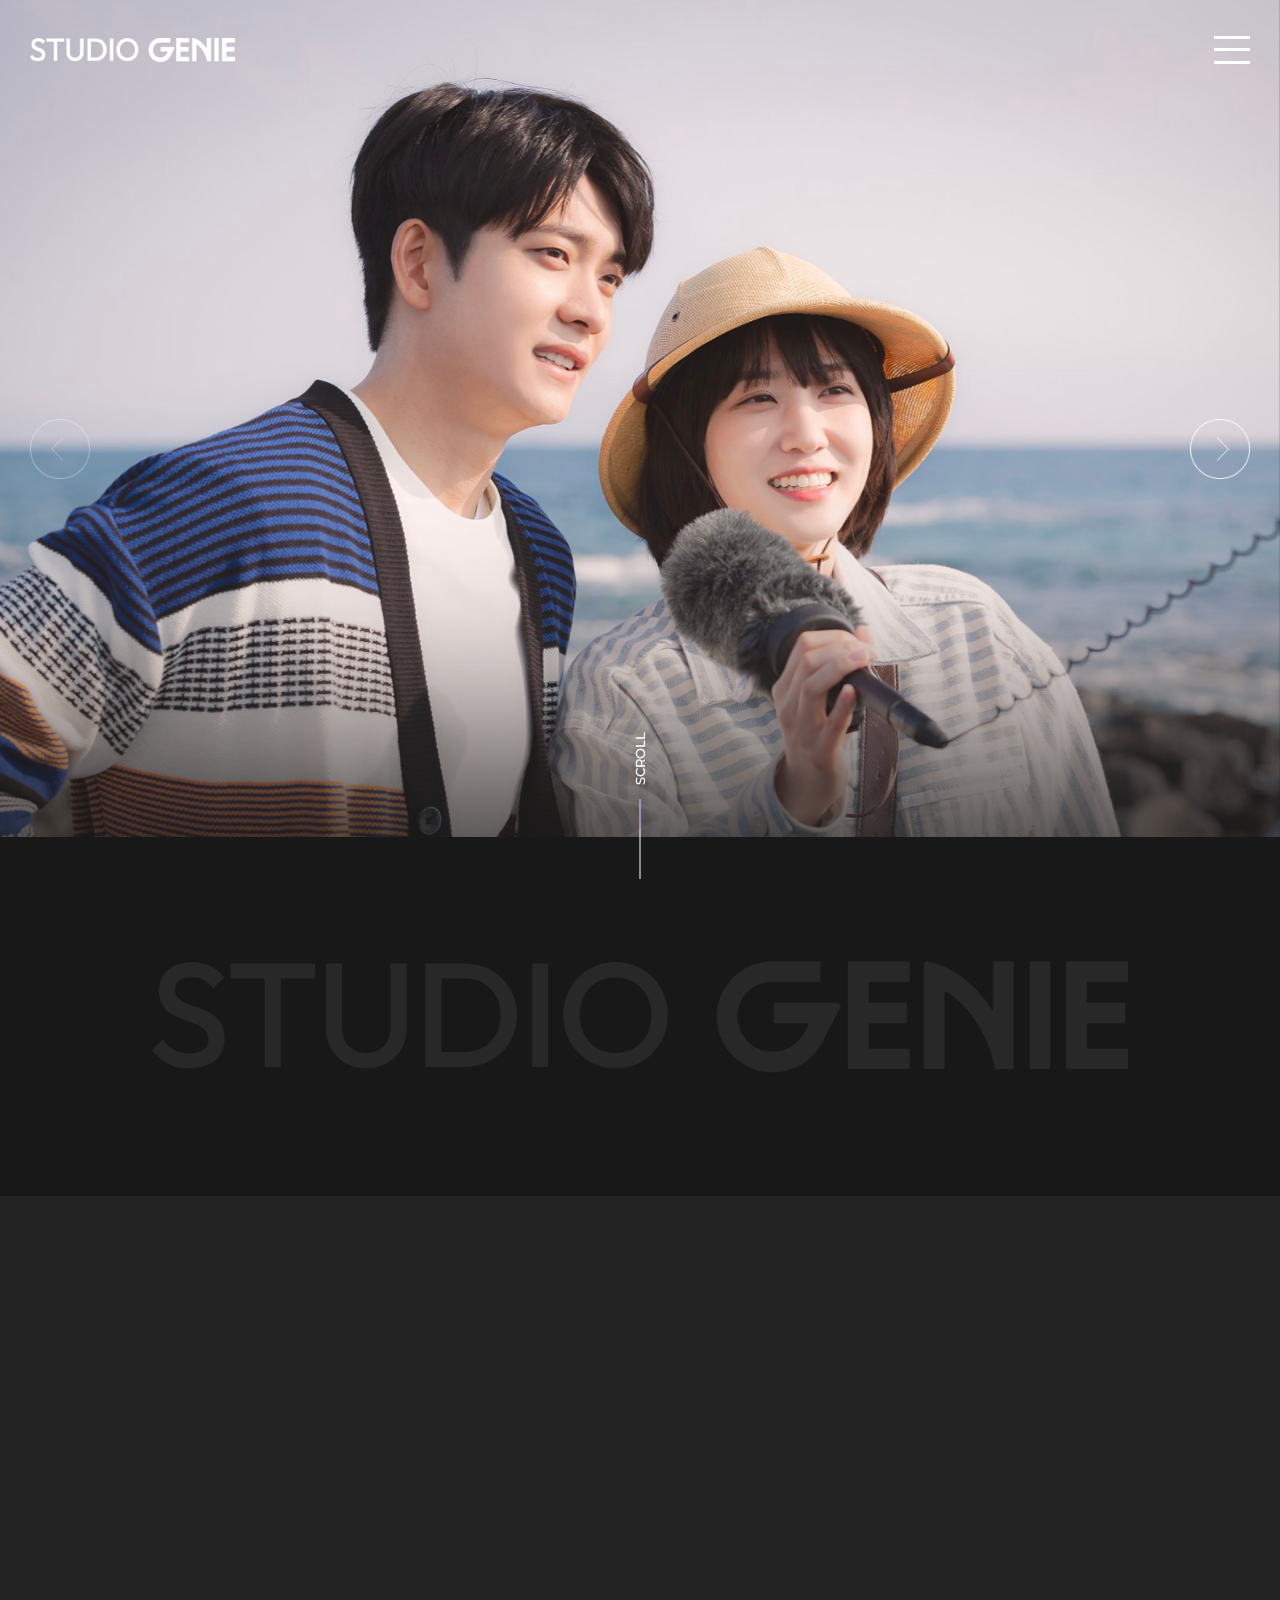
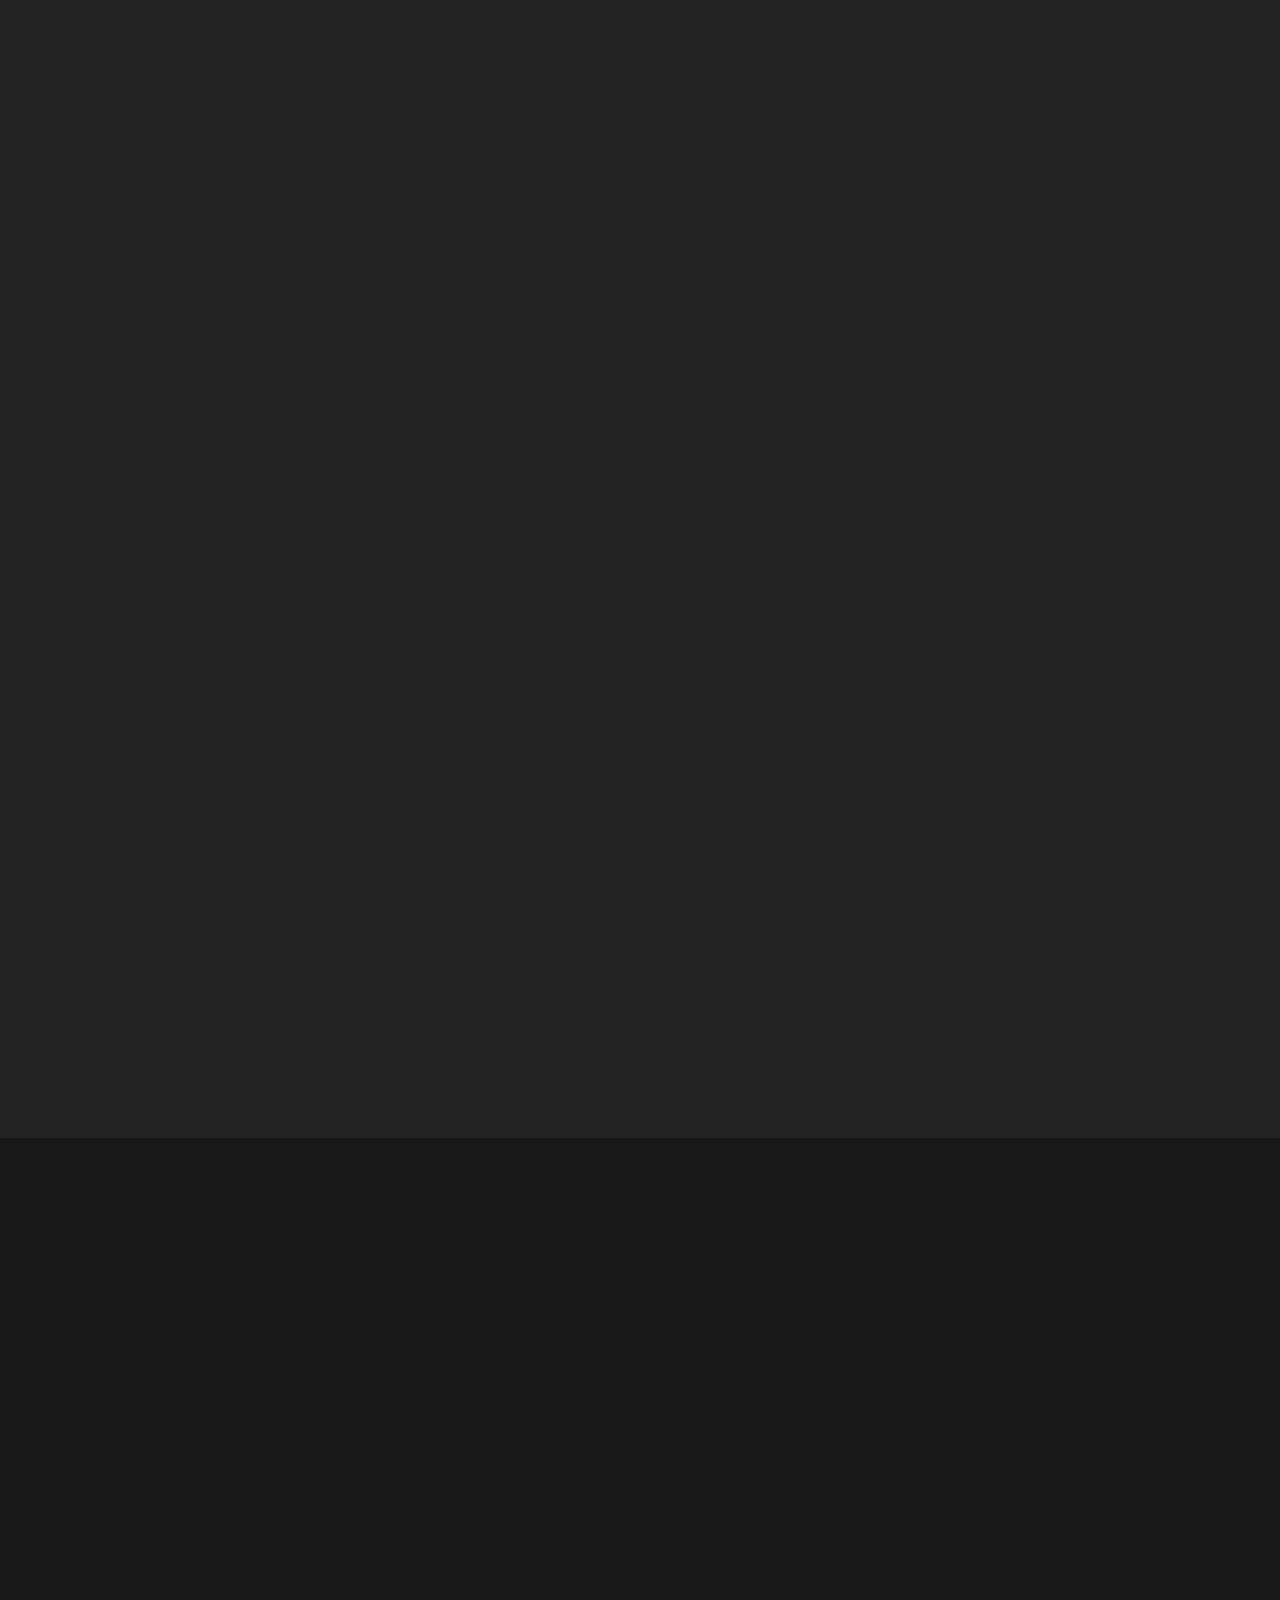
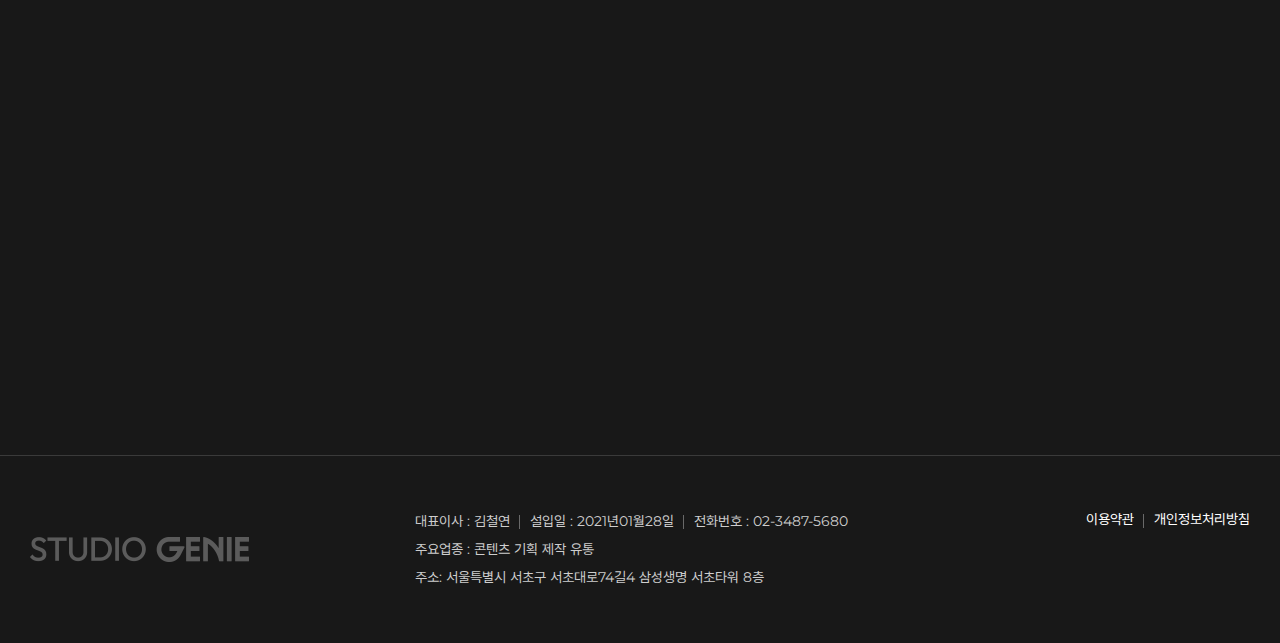
<file: index.html>
<!DOCTYPE html>
<html lang="ko">
    <head>
        <meta charset="UTF-8" />
        <meta name="viewport" content="width=device-width, initial-scale=1" />
        <meta http-equiv="X-UA-Compatible" content="ie=edge" />
        <meta name="Keywords" content="ABOUT, WORKS, CAREERS, NEWS, IR, k콘텐츠, 스튜디오, 비전, 미션, 방영중" />
        <meta name="Description" content="TOP-TIER K-콘텐츠 스튜디오" />
        <meta name="Robots" content="All" />
        <meta name="Date" content="2023-02-06+09:00" />
        <meta http-equiv="Subject" content="KT STUDIO GENIE" />
        <meta http-equiv="Title" content="KT STUDIO GENIE" />
        <meta http-equiv="Author" content="JOY" />
        <meta http-equiv="Expires" content="-1" />
        <meta http-equiv="Cache-Control" content="no-cache" />
        <meta http-equiv="Pragma" content="no-cache" />
        <meta property="og:type" content="website" />
        <meta property="og:title" content="KT STUDIO GENIE" />
        <meta property="og:description" content="TOP-TIER K-콘텐츠 스튜디오" />
        <meta property="og:image" content="" />
        <meta property="og:url" content="" />
        <title>KT STUDIO GENIE</title>
        <!--CSS-->
        <link rel="stylesheet" href="css/fonts.css" type="text/css" />
        <link rel="stylesheet" href="css/all.css" type="text/css" />
        <link rel="stylesheet" href="css/header.css" type="text/css" />
        <link rel="stylesheet" href="css/main.css" type="text/css" />
        <link rel="stylesheet" href="css/footer.css" type="text/css" />
        <link rel="stylesheet" href="css/sub.css" type="text/css" />
        <link rel="stylesheet" href="css/board.css" type="text/css" />
        <link rel="stylesheet" href="css/setting.css" type="text/css" />
        <!--JQUERY-->
        <script src="https://cdnjs.cloudflare.com/ajax/libs/jquery/3.6.3/jquery.min.js"></script>
        <!--SLICK-->
        <link rel="stylesheet" type="text/css" href="slick/slick.css" />
        <link rel="stylesheet" type="text/css" href="slick/slick-theme.css" />
        <script src="slick/slick.min.js"></script>
        <!--SWIPER-->
        <link rel="stylesheet" type="text/css" href="swiper/swiper-bundle.min.css" />
        <script src="swiper/swiper-bundle.min.js"></script>
        <!--GSAP-->
        <script src="js/gsap.min.js"></script>
        <script src="js/ScrollTrigger.min.js"></script>
        <!--AOS-->
        <link rel="stylesheet" type="text/css" href="aos/aos.css" />
        <script src="aos/aos.js"></script>
    </head>
    <body id="my-scrollbar">
        <!--HEADER-->
        <header id="new_hd" class="hd_wrap">
            <div class="hd_area">
                <div class="hd_con">
                    <div class="hd_container">
                        <!--HD LOGO-->
                        <div class="logo_item">
                            <a href="index.html" title="STUDIO GENIE"></a>
                        </div>
                        <!--HD LOGO END-->
                        <!--HD NAV-->
                        <nav class="hd_nav">
                            <ul class="nav_menu_box">
                                <li class="menu_item">
                                    <a href="#" title="ABOUT">ABOUT</a>
                                    <ul class="deps_box">
                                        <li class="deps_item"><a href="sub/sub_01a.html" title="ABOUT US">ABOUT US</a></li>
                                        <li class="deps_item"><a href="sub/sub_01b.html" title="COMPANY HISTORY">COMPANY HISTORY</a></li>
                                        <li class="deps_item"><a href="sub/sub_01c.html" title="MISSION&VISION">MISSION & VISION</a></li>
                                        <li class="deps_item"><a href="sub/sub_01d.html" title="PARTNERS">PARTNERS</a></li>
                                        <li class="deps_item"><a href="sub/sub_01e.html" title="CONTACT US">CONTACT US</a></li>
                                    </ul>
                                </li>
                                <li class="menu_item">
                                    <a href="#" title="WORKS">WORKS</a>
                                    <ul class="deps_box">
                                        <li class="deps_item"><a href="sub/sub_02a.html" title="ALL">ALL</a></li>
                                        <li class="deps_item"><a href="sub/sub_02b.html" title="ON AIR">ON AIR</a></li>
                                        <li class="deps_item"><a href="sub/sub_02c.html" title="UP COMING">UP COMING</a></li>
                                        <li class="deps_item"><a href="sub/sub_02d.html" title="LIBRARY">LIBRARY</a></li>
                                    </ul>
                                </li>
                                <li class="menu_item">
                                    <a href="#" title="CAREERS">CAREERS</a>
                                    <ul class="deps_box">
                                        <li class="deps_item"><a href="sub/sub_03a.html" title="IDEAL TALENTS">IDEAL TALENTS</a></li>
                                    </ul>
                                </li>
                                <li class="menu_item">
                                    <a href="#" title="NEWS">NEWS</a>
                                    <ul class="deps_box">
                                        <li class="deps_item"><a href="sub/sub_04a.html" title="PRESS">PRESS</a></li>
                                        <li class="deps_item"><a href="sub/sub_04b.html" title="NOTICE">NOTICE</a></li>
                                    </ul>
                                </li>
                            </ul>
                        </nav>
                        <!--HD NAV END-->
                        <!--HD LANG-->
                        <div class="lang_nav">
                            <ul class="lang_nav_box">
                                <li class="lang_item lang_active"><a href="#" title="KOR">KOR</a></li>
                                <li class="lang_item"><a href="#" title="ENG">ENG</a></li>
                            </ul>
                        </div>
                        <!--HD LANG END-->
                        <!--MO NAVBAR-->
                        <div class="mo_bars">
                            <button type="button" class="bars_btn">
                                <span></span>
                                <span></span>
                                <span></span>
                            </button>
                        </div>
                        <!--MO NAVBAR END-->
                    </div>
                </div>
            </div>
        </header>
        <!--HEADER END-->
        <!--MO NAV-->
        <div class="mo_bg"></div>
        <div class="mo_nav_wrap">
            <div class="mo_nav_area">
                <div class="mo_bars_cont">
                    <div class="mo_bars">
                        <button type="button" class="bars_btn bars_close bar_active">
                            <span></span>
                            <span></span>
                            <span></span>
                        </button>
                    </div>
                </div>
                <ul class="mo_nav_box">
                    <li class="mo_menu_item">
                        <div class="mo_menu_ob">
                            <a href="#">ABOUT <span class="arrows"></span></a>
                        </div>
                        <ul class="mo_deps_box">
                            <li class="deps_item"><a href="sub/sub_01a.html" title="ABOUT US">ABOUT US</a></li>
                            <li class="deps_item"><a href="sub/sub_01b.html" title="COMPANY HISTORY">COMPANY HISTORY</a></li>
                            <li class="deps_item"><a href="sub/sub_01c.html" title="MISSION&VISION">MISSION & VISION</a></li>
                            <li class="deps_item"><a href="sub/sub_01d.html" title="PARTNERS">PARTNERS</a></li>
                            <li class="deps_item"><a href="sub/sub_01e.html" title="CONTACT US">CONTACT US</a></li>
                        </ul>
                    </li>
                    <li class="mo_menu_item">
                        <div class="mo_menu_ob">
                            <a href="#">WORKS <span class="arrows"></span></a>
                        </div>
                        <ul class="mo_deps_box">
                            <li class="deps_item"><a href="sub/sub_02a.html" title="ALL">ALL</a></li>
                            <li class="deps_item"><a href="sub/sub_02b.html" title="ON AIR">ON AIR</a></li>
                            <li class="deps_item"><a href="sub/sub_02c.html" title="UP COMING">UP COMING</a></li>
                            <li class="deps_item"><a href="sub/sub_02d.html" title="LIBRARY">LIBRARY</a></li>
                        </ul>
                    </li>
                    <li class="mo_menu_item">
                        <div class="mo_menu_ob">
                            <a href="#">CAREERS <span class="arrows"></span></a>
                        </div>
                        <ul class="mo_deps_box">
                            <li class="deps_item"><a href="sub/sub_03a.html" title="IDEAL TALENTS">IDEAL TALENTS</a></li>
                        </ul>
                    </li>
                    <li class="mo_menu_item">
                        <div class="mo_menu_ob">
                            <a href="#">NEWS <span class="arrows"></span></a>
                        </div>
                        <ul class="mo_deps_box">
                            <li class="deps_item"><a href="sub/sub_04a.html" title="PRESS">PRESS</a></li>
                            <li class="deps_item"><a href="sub/sub_04b.html" title="NOTICE">NOTICE</a></li>
                        </ul>
                    </li>
                </ul>
            </div>
        </div>
        <!--MO NAV END-->
        <!--SLIDER-->
        <div id="new_sd" class="slider_wrap">
            <div class="slider_area">
                <div class="slider_con">
                    <ul class="slider_box">
                        <li class="slide_item slide_item1">
                            <div class="slide_img"></div>
                        </li>
                        <li class="slide_item slide_item1">
                            <div class="slide_img"></div>
                        </li>
                        <li class="slide_item slide_item1">
                            <div class="slide_img"></div>
                        </li>
                    </ul>
                    <ul class="slider_arrows_box">
                        <li class="arrows_item arrows_prev">
                            <button type="button"></button>
                        </li>
                        <li class="arrows_item arrows_next">
                            <button type="button"></button>
                        </li>
                    </ul>
                    <div class="scorll_event">
                        <h2>SCROLL</h2>
                        <div class="event_motion"></div>
                    </div>
                </div>
            </div>
        </div>
        <!--SLIDER END-->
        <!--OUR VISION-->
        <section id="new_ourvision" class="sc_wrap">
            <div class="sc_area">
                <div class="sc_container">
                    <div class="vision_con">
                        <div class="txt_bg">
                            <img src="img/ourvision_txtbg.png" alt="STUDIO GENIE" />
                        </div>
                        <div class="txt_box">
                            <h3 class="scrollani">OUR VISION</h3>
                            <h2 class="scrollani">
                                TOP-TIER<br />
                                <span>K-콘텐츠 스튜디오</span>
                            </h2>
                        </div>
                    </div>
                </div>
            </div>
        </section>
        <!--OUR VISION END-->
        <!--WORKS-->
        <section id="new_works" class="sc_wrap">
            <div class="sc_area">
                <div class="sc_container">
                    <div class="works_con">
                        <div class="works_tit">
                            <h2 class="scrollani">WORKS</h2>
                        </div>
                        <div class="works_cont">
                            <ul class="works_list">
                                <li class="works_item scrollani">
                                    <a href="#">
                                        <div class="works_thumb">
                                            <img src="img/works_img_01.png" alt="사장님을잠금해제" />
                                        </div>
                                        <div class="works_subject">
                                            <p>사장님을 잠금해제</p>
                                        </div>
                                    </a>
                                </li>
                                <li class="works_item scrollani">
                                    <a href="#">
                                        <div class="works_thumb">
                                            <img src="img/works_img_02.png" alt="아무것도하고싶지않아" />
                                        </div>
                                        <div class="works_subject">
                                            <p>아무것도 하고 싶지 않아</p>
                                        </div>
                                    </a>
                                </li>
                                <li class="works_item scrollani">
                                    <a href="#">
                                        <div class="works_thumb">
                                            <img src="img/works_img_03.png" alt="얼어죽을연애따위" />
                                        </div>
                                        <div class="works_subject">
                                            <p>얼어죽을 연애따위</p>
                                        </div>
                                    </a>
                                </li>
                                <li class="works_item scrollani">
                                    <a href="#">
                                        <div class="works_thumb">
                                            <img src="img/works_img_04.png" alt="가우스전자" />
                                        </div>
                                        <div class="works_subject">
                                            <p>가우스전자</p>
                                        </div>
                                    </a>
                                </li>
                                <li class="works_item scrollani">
                                    <a href="#">
                                        <div class="works_thumb">
                                            <img src="img/works_img_05.png" alt="굿잡" />
                                        </div>
                                        <div class="works_subject">
                                            <p>굿 잡</p>
                                        </div>
                                    </a>
                                </li>
                                <li class="works_item scrollani">
                                    <a href="#">
                                        <div class="works_thumb">
                                            <img src="img/works_img_06.png" alt="신병" />
                                        </div>
                                        <div class="works_subject">
                                            <p>신병</p>
                                        </div>
                                    </a>
                                </li>
                            </ul>
                            <div class="more_btn_box scrollani">
                                <div class="more_btn">
                                    <button>MORE <span class="arrows"></span></button>
                                </div>
                            </div>
                        </div>
                    </div>
                </div>
            </div>
        </section>
        <!--WORKS END-->
        <!--LATEST BOARD-->
        <section id="new_latest" class="sc_wrap">
            <div class="sc_area">
                <div class="sc_container">
                    <div class="latest_board">
                        <nav class="latest_tab">
                            <ul class="latest_tab_box scrollani">
                                <li class="tab_active"><a href="#">NOTICE</a></li>
                                <li><a href="#">NEWS</a></li>
                            </ul>
                        </nav>
                        <ul class="latest_list scrollani">
                            <li class="latest_item">
                                <a href="#">
                                    <div class="latest_cont">
                                        <div class="latest_thumb">
                                            <img src="img/latest_thumb_01.png" alt="썸네일" />
                                        </div>
                                        <div class="latest_txt">
                                            <h2>'굿잡' 정일우X권유리, 첫방부터 웃음 폭발..최고 2.84%</h2>
                                            <p>
                                                '굿잡' 정일우와 권유리의 묘한 인연이 시작됐다.<br />
                                                지난 24일 ENA 수목드라마 '굿잡'(연출 강민구·김성진, 극본 김정애·권희경, 기획 KT스튜디오지니, 제작 프로덕션에이치)이 첫 방송됐다.
                                            </p>
                                        </div>
                                    </div>
                                    <div class="latest_data">
                                        <p>22.09.21</p>
                                    </div>
                                </a>
                            </li>
                            <li class="latest_item">
                                <a href="#">
                                    <div class="latest_cont">
                                        <div class="latest_thumb">
                                            <img src="img/latest_thumb_02.png" alt="썸네일" />
                                        </div>
                                        <div class="latest_txt">
                                            <h2>KT, AMC와 콘텐츠 제휴·공동제작 협력</h2>
                                            <p>
                                                '굿잡' 정일우와 권유리의 묘한 인연이 시작됐다.<br />
                                                지난 24일 ENA 수목드라마 '굿잡'(연출 강민구·김성진, 극본 김정애·권희경, 기획 KT스튜디오지니, 제작 프로덕션에이치)이 첫 방송됐다.
                                            </p>
                                        </div>
                                    </div>
                                    <div class="latest_data">
                                        <p>22.09.21</p>
                                    </div>
                                </a>
                            </li>
                            <li class="latest_item">
                                <a href="#">
                                    <div class="latest_cont">
                                        <div class="latest_thumb">
                                            <img src="img/latest_thumb_03.png" alt="썸네일" />
                                        </div>
                                        <div class="latest_txt">
                                            <h2>'굿잡' 정일우X권유리, 첫방부터 웃음 폭발..최고 2.84%</h2>
                                            <p>
                                                '굿잡' 정일우와 권유리의 묘한 인연이 시작됐다.<br />
                                                지난 24일 ENA 수목드라마 '굿잡'(연출 강민구·김성진, 극본 김정애·권희경, 기획 KT스튜디오지니, 제작 프로덕션에이치)이 첫 방송됐다.
                                            </p>
                                        </div>
                                    </div>
                                    <div class="latest_data">
                                        <p>22.09.21</p>
                                    </div>
                                </a>
                            </li>
                        </ul>
                        <div class="more_btn_box scrollani">
                            <div class="more_btn">
                                <button>MORE <span class="plus"></span></button>
                            </div>
                        </div>
                    </div>
                </div>
            </div>
        </section>
        <!--LATEST BOARD END-->
        <!--FOOTER-->
        <footer id="new_ft" class="ft_wrap">
            <div class="ft_area">
                <div class="ft_con">
                    <div class="ft_container">
                        <div class="ft_lt">
                            <!--FT LOGO-->
                            <div class="ft_logo">
                                <a href="#" title="STUDIO GENIE"></a>
                            </div>
                            <!--FT LOGO END-->
                            <!--FT TXT-->
                            <div class="ft_stat">
                                <div class="ft_terms ft_terms2">
                                    <ul class="ft_terms_box">
                                        <li><a href="#" title="이용약관">이용약관</a></li>
                                        <li><a href="#" title="개인정보처리방침">개인정보처리방침</a></li>
                                    </ul>
                                </div>
                                <ul class="ft_stat_box">
                                    <li><span>대표이사 : 김철연</span><span>설입일 : 2021년01월28일</span><span>전화번호 : 02-3487-5680</span></li>
                                    <li>주요업종 : 콘텐츠 기획 제작 유통</li>
                                    <li>주소: 서울특별시 서초구 서초대로74길4 삼성생명 서초타워 8층</li>
                                </ul>
                            </div>
                            <!--FT TXT END-->
                        </div>
                        <!--FT TERMS-->
                        <div class="ft_terms">
                            <ul class="ft_terms_box">
                                <li><a href="#" title="이용약관">이용약관</a></li>
                                <li><a href="#" title="개인정보처리방침">개인정보처리방침</a></li>
                            </ul>
                        </div>
                        <!--FT TERMS END-->
                    </div>
                </div>
            </div>
        </footer>
        <!--FOOTER END-->
    </body>
    <script src="js/anim.js"></script>
    <script src="js/common.js"></script>
</html>
</file>
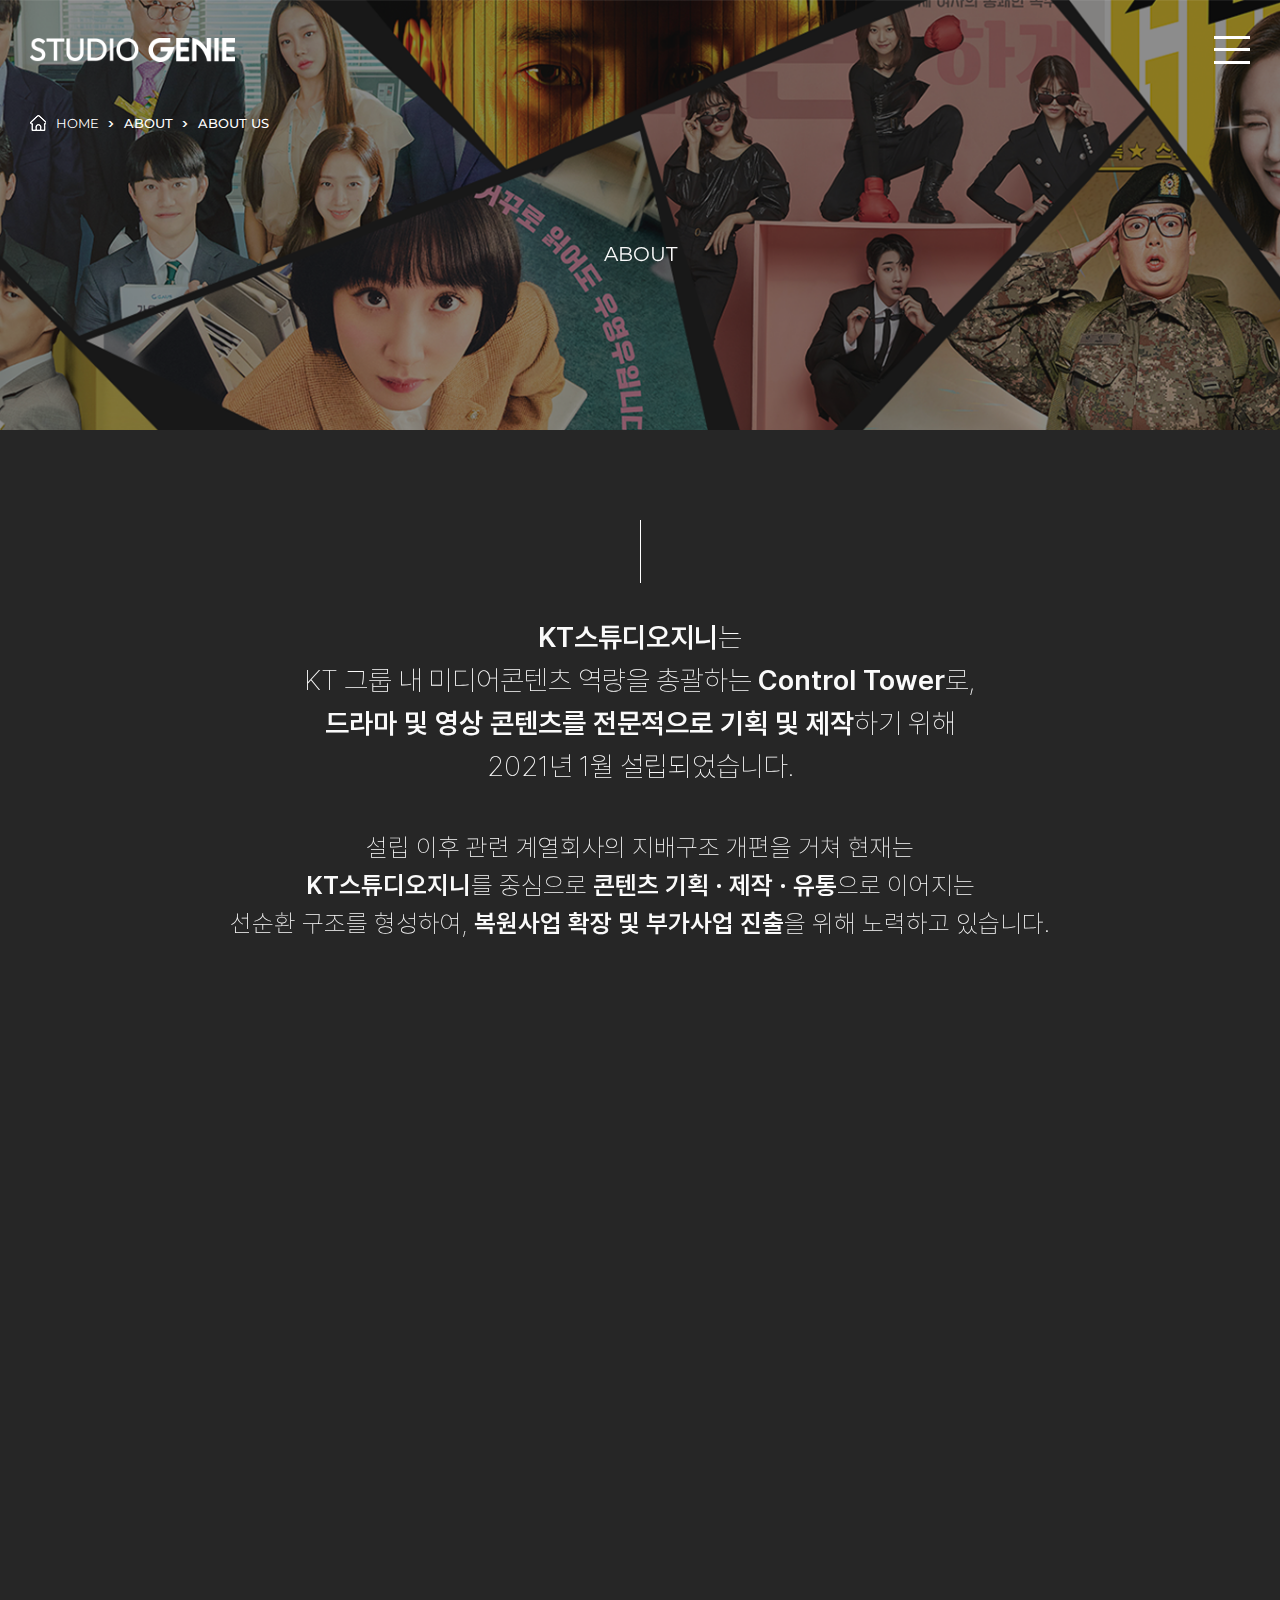
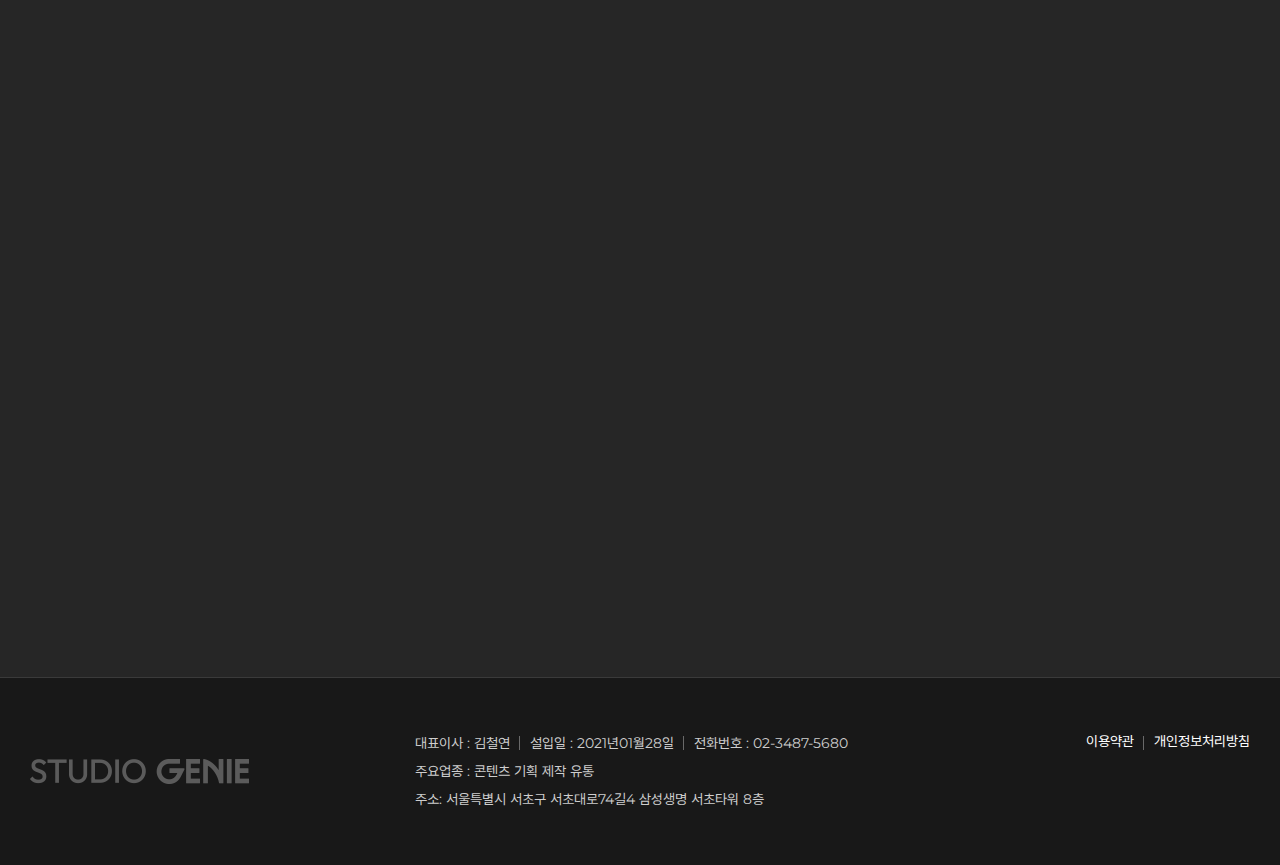
<file: sub/sub_01a.html>
<!DOCTYPE html>
<html lang="ko">
    <head>
        <meta charset="UTF-8" />
        <meta name="viewport" content="width=device-width, initial-scale=1" />
        <meta http-equiv="X-UA-Compatible" content="ie=edge" />
        <meta name="Keywords" content="ABOUT, WORKS, CAREERS, NEWS, IR, k콘텐츠, 스튜디오, 비전, 미션, 방영중" />
        <meta name="Description" content="TOP-TIER K-콘텐츠 스튜디오" />
        <meta name="Robots" content="All" />
        <meta name="Date" content="2023-02-06+09:00" />
        <meta http-equiv="Subject" content="KT STUDIO GENIE" />
        <meta http-equiv="Title" content="KT STUDIO GENIE" />
        <meta http-equiv="Author" content="JOY" />
        <meta http-equiv="Expires" content="-1" />
        <meta http-equiv="Cache-Control" content="no-cache" />
        <meta http-equiv="Pragma" content="no-cache" />
        <meta property="og:type" content="website" />
        <meta property="og:title" content="KT STUDIO GENIE" />
        <meta property="og:description" content="TOP-TIER K-콘텐츠 스튜디오" />
        <meta property="og:image" content="" />
        <meta property="og:url" content="" />
        <title>KT STUDIO GENIE</title>
        <!--CSS-->
        <link rel="stylesheet" href="../css/fonts.css" type="text/css" />
        <link rel="stylesheet" href="../css/all.css" type="text/css" />
        <link rel="stylesheet" href="../css/header.css" type="text/css" />
        <link rel="stylesheet" href="../css/main.css" type="text/css" />
        <link rel="stylesheet" href="../css/footer.css" type="text/css" />
        <link rel="stylesheet" href="../css/sub.css" type="text/css" />
        <link rel="stylesheet" href="../css/board.css" type="text/css" />
        <link rel="stylesheet" href="../css/setting.css" type="text/css" />
        <!--JQUERY-->
        <script src="https://cdnjs.cloudflare.com/ajax/libs/jquery/3.6.3/jquery.min.js"></script>
        <!--SLICK-->
        <link rel="stylesheet" type="text/css" href="../slick/slick.css" />
        <link rel="stylesheet" type="text/css" href="../slick/slick-theme.css" />
        <script src="../slick/slick.min.js"></script>
        <!--SWIPER-->
        <link rel="stylesheet" type="text/css" href="../swiper/swiper-bundle.min.css" />
        <script src="../swiper/swiper-bundle.min.js"></script>
        <!--GSAP-->
        <script src="../js/gsap.min.js"></script>
        <script src="../js/ScrollTrigger.min.js"></script>
        <!--AOS-->
        <link rel="stylesheet" type="text/css" href="../aos/aos.css" />
        <script src="../aos/aos.js"></script>
    </head>
    <body>
        <!--HEADER-->
        <header id="new_hd" class="hd_wrap">
            <div class="hd_area">
                <div class="hd_con">
                    <div class="hd_container">
                        <!--HD LOGO-->
                        <div class="logo_item">
                            <a href="../index.html" title="STUDIO GENIE"></a>
                        </div>
                        <!--HD LOGO END-->
                        <!--HD NAV-->
                        <nav class="hd_nav">
                            <ul class="nav_menu_box">
                                <li class="menu_item">
                                    <a href="#" title="ABOUT">ABOUT</a>
                                    <ul class="deps_box">
                                        <li class="deps_item"><a href="../sub/sub_01a.html" title="ABOUT US">ABOUT US</a></li>
                                        <li class="deps_item"><a href="../sub/sub_01b.html" title="COMPANY HISTORY">COMPANY HISTORY</a></li>
                                        <li class="deps_item"><a href="../sub/sub_01c.html" title="MISSION&VISION">MISSION & VISION</a></li>
                                        <li class="deps_item"><a href="../sub/sub_01d.html" title="PARTNERS">PARTNERS</a></li>
                                        <li class="deps_item"><a href="../sub/sub_01e.html" title="CONTACT US">CONTACT US</a></li>
                                    </ul>
                                </li>
                                <li class="menu_item">
                                    <a href="#" title="WORKS">WORKS</a>
                                    <ul class="deps_box">
                                        <li class="deps_item"><a href="../sub/sub_02a.html" title="ALL">ALL</a></li>
                                        <li class="deps_item"><a href="../sub/sub_02b.html" title="ON AIR">ON AIR</a></li>
                                        <li class="deps_item"><a href="../sub/sub_02c.html" title="UP COMING">UP COMING</a></li>
                                        <li class="deps_item"><a href="../sub/sub_02d.html" title="LIBRARY">LIBRARY</a></li>
                                    </ul>
                                </li>
                                <li class="menu_item">
                                    <a href="#" title="CAREERS">CAREERS</a>
                                    <ul class="deps_box">
                                        <li class="deps_item"><a href="../sub/sub_03a.html" title="IDEAL TALENTS">IDEAL TALENTS</a></li>
                                    </ul>
                                </li>
                                <li class="menu_item">
                                    <a href="#" title="NEWS">NEWS</a>
                                    <ul class="deps_box">
                                        <li class="deps_item"><a href="../sub/sub_04a.html" title="PRESS">PRESS</a></li>
                                        <li class="deps_item"><a href="../sub/sub_04b.html" title="NOTICE">NOTICE</a></li>
                                    </ul>
                                </li>
                            </ul>
                        </nav>
                        <!--HD NAV END-->
                        <!--HD LANG-->
                        <div class="lang_nav">
                            <ul class="lang_nav_box">
                                <li class="lang_item lang_active"><a href="#" title="KOR">KOR</a></li>
                                <li class="lang_item"><a href="#" title="ENG">ENG</a></li>
                            </ul>
                        </div>
                        <!--HD LANG END-->
                        <!--MO NAVBAR-->
                        <div class="mo_bars">
                            <button type="button" class="bars_btn">
                                <span></span>
                                <span></span>
                                <span></span>
                            </button>
                        </div>
                        <!--MO NAVBAR END-->
                    </div>
                </div>
            </div>
        </header>
        <!--HEADER END-->
        <!--MO NAV-->
        <div class="mo_bg"></div>
        <div class="mo_nav_wrap">
            <div class="mo_nav_area">
                <div class="mo_bars_cont">
                    <div class="mo_bars">
                        <button type="button" class="bars_btn bars_close bar_active">
                            <span></span>
                            <span></span>
                            <span></span>
                        </button>
                    </div>
                </div>
                <ul class="mo_nav_box">
                    <li class="mo_menu_item">
                        <div class="mo_menu_ob">
                            <a href="#">ABOUT <span class="arrows"></span></a>
                        </div>
                        <ul class="mo_deps_box">
                            <li class="deps_item"><a href="../sub/sub_01a.html" title="ABOUT US">ABOUT US</a></li>
                            <li class="deps_item"><a href="../sub/sub_01b.html" title="COMPANY HISTORY">COMPANY HISTORY</a></li>
                            <li class="deps_item"><a href="../sub/sub_01c.html" title="MISSION&VISION">MISSION & VISION</a></li>
                            <li class="deps_item"><a href="../sub/sub_01d.html" title="PARTNERS">PARTNERS</a></li>
                            <li class="deps_item"><a href="../sub/sub_01e.html" title="CONTACT US">CONTACT US</a></li>
                        </ul>
                    </li>
                    <li class="mo_menu_item">
                        <div class="mo_menu_ob">
                            <a href="#">WORKS <span class="arrows"></span></a>
                        </div>
                        <ul class="mo_deps_box">
                            <li class="deps_item"><a href="../sub/sub_02a.html" title="ALL">ALL</a></li>
                            <li class="deps_item"><a href="../sub/sub_02b.html" title="ON AIR">ON AIR</a></li>
                            <li class="deps_item"><a href="../sub/sub_02c.html" title="UP COMING">UP COMING</a></li>
                            <li class="deps_item"><a href="../sub/sub_02d.html" title="LIBRARY">LIBRARY</a></li>
                        </ul>
                    </li>
                    <li class="mo_menu_item">
                        <div class="mo_menu_ob">
                            <a href="#">CAREERS <span class="arrows"></span></a>
                        </div>
                        <ul class="mo_deps_box">
                            <li class="deps_item"><a href="../sub/sub_03a.html" title="IDEAL TALENTS">IDEAL TALENTS</a></li>
                        </ul>
                    </li>
                    <li class="mo_menu_item">
                        <div class="mo_menu_ob">
                            <a href="#">NEWS <span class="arrows"></span></a>
                        </div>
                        <ul class="mo_deps_box">
                            <li class="deps_item"><a href="../sub/sub_04a.html" title="PRESS">PRESS</a></li>
                            <li class="deps_item"><a href="../sub/sub_04b.html" title="NOTICE">NOTICE</a></li>
                        </ul>
                    </li>
                </ul>
            </div>
        </div>
        <!--MO NAV END-->
        <!--SUB TIT-->
        <div id="sub_tit" class="subtit_wrap">
            <div class="subtit_con">
                <div id="about_bg" class="subtit_area">
                    <div class="subtit_container">
                        <div class="cate_con">
                            <ul class="cate_box">
                                <li class="cate_txt cate_home"><a href="../index.html"><span></span>HOME</a></li>
                                <li class="cate_txt">ABOUT</li>
                                <li class="cate_txt">ABOUT US</li>
                            </ul>
                        </div>
                        <div class="cate_txt">
                            <div class="cate_txt_box">
                                <p class="scroll-dlay">ABOUT</p>
                                <h2 class="scroll-dlay">ABOUT US</h2>
                            </div>
                        </div>
                    </div>
                </div>
            </div>
        </div>
        <!--SUB TIT END-->
        <!--SUB SECTION-->
        <section id="sub_section" class="sub_wrap">
            <div class="sub_area">
                <div class="sub_container">
                    <!--ABOUT US-->
                    <div id="aboutus" class="sub_con">
                        <div class="line"></div>
                        <div class="about_txt">
                            <h3 class="scrollani">
                                <span>KT스튜디오지니</span>는<br>
                                KT 그룹 내 미디어콘텐츠 역량을 총괄하는 <span>Control Tower</span>로,<br>
                                <span>드라마 및 영상 콘텐츠를 전문적으로 기획 및 제작</span>하기 위해<br>
                                2021년 1월 설립되었습니다.
                            </h3>
                            <p class="scrollani">
                                설립 이후 관련 계열회사의 지배구조 개편을 거쳐 현재는<br>
                                <span>KT스튜디오지니</span>를 중심으로 <span>콘텐츠 기획 · 제작 · 유통</span>으로 이어지는<br>
                                선순환 구조를 형성하여, <span>복원사업 확장 및 부가사업 진출</span>을 위해 노력하고 있습니다.
                            </p>
                        </div>
                        <div class="about_shape_box">
                            <div class="shape_item">
                                <img class="scrollani" src="../img/aboutus_shape.png" alt="도형"/>
                                <div class="circle_ob circle_01 scroll-scrub"></div>
                                <div class="circle_ob circle_02 scroll-scrub"></div>
                                <div class="circle_ob circle_03 scrollani3"></div>
                                <div class="circle_ob circle_04 scrollani3"></div>
                            </div>
                        </div>
                        <div class="about_table scrollani">
                            <ul class="about_table_box">
                                <li class="table_item">
                                    <div class="table_tit"><h2>회사명</h2></div>
                                    <div class="table_txt">
                                        <p>주식회사 케이티스튜디오지니</p>
                                    </div>
                                </li>
                                <li class="table_item">
                                    <div class="table_tit"><h2>대표자</h2></div>
                                    <div class="table_txt">
                                        <p>김철연</p>
                                    </div>
                                </li>
                                <li class="table_item">
                                    <div class="table_tit"><h2>설립일</h2></div>
                                    <div class="table_txt">
                                        <p>2021.01.28</p>
                                    </div>
                                </li>
                                <li class="table_item">
                                    <div class="table_tit"><h2>자본금</h2></div>
                                    <div class="table_txt">
                                        <p>640억 원(22년 12월말 기준)</p>
                                    </div>
                                </li>
                                <li class="table_item">
                                    <div class="table_tit"><h2>주소</h2></div>
                                    <div class="table_txt">
                                        <p>서울특별시 서초구 서초대로 74길 4 8층(서초동, 삼성생명 서초타워)</p>
                                    </div>
                                </li>
                                <li class="table_item">
                                    <div class="table_tit"><h2>사업분야</h2></div>
                                    <div class="table_txt">
                                        <p>미디어콘텐츠사업, 방송프로그램제작관련 서비스업</p>
                                    </div>
                                </li>
                            </ul>
                        </div>
                    </div>
                    <!--ABOUT US END-->
                </div>
            </div>
        </section>
        <!--SUB SECTION END-->
        <!--FOOTER-->
        <footer id="new_ft" class="ft_wrap">
            <div class="ft_area">
                <div class="ft_con">
                    <div class="ft_container">
                        <div class="ft_lt">
                            <!--FT LOGO-->
                            <div class="ft_logo">
                                <a href="#" title="STUDIO GENIE"></a>
                            </div>
                            <!--FT LOGO END-->
                            <!--FT TXT-->
                            <div class="ft_stat">
                                <div class="ft_terms ft_terms2">
                                    <ul class="ft_terms_box">
                                        <li><a href="#" title="이용약관">이용약관</a></li>
                                        <li><a href="#" title="개인정보처리방침">개인정보처리방침</a></li>
                                    </ul>
                                </div>
                                <ul class="ft_stat_box">
                                    <li><span>대표이사 : 김철연</span><span>설입일 : 2021년01월28일</span><span>전화번호 : 02-3487-5680</span></li>
                                    <li>주요업종 : 콘텐츠 기획 제작 유통</li>
                                    <li>주소: 서울특별시 서초구 서초대로74길4 삼성생명 서초타워 8층</li>
                                </ul>
                            </div>
                            <!--FT TXT END-->
                        </div>
                        <!--FT TERMS-->
                        <div class="ft_terms">
                            <ul class="ft_terms_box">
                                <li><a href="#" title="이용약관">이용약관</a></li>
                                <li><a href="#" title="개인정보처리방침">개인정보처리방침</a></li>
                            </ul>
                        </div>
                        <!--FT TERMS END-->
                    </div>
                </div>
            </div>
        </footer>
        <!--FOOTER END-->
    </body>
    <script src="../js/common.js"></script>
    <script src="../js/anim.js"></script>
</html>
</file>
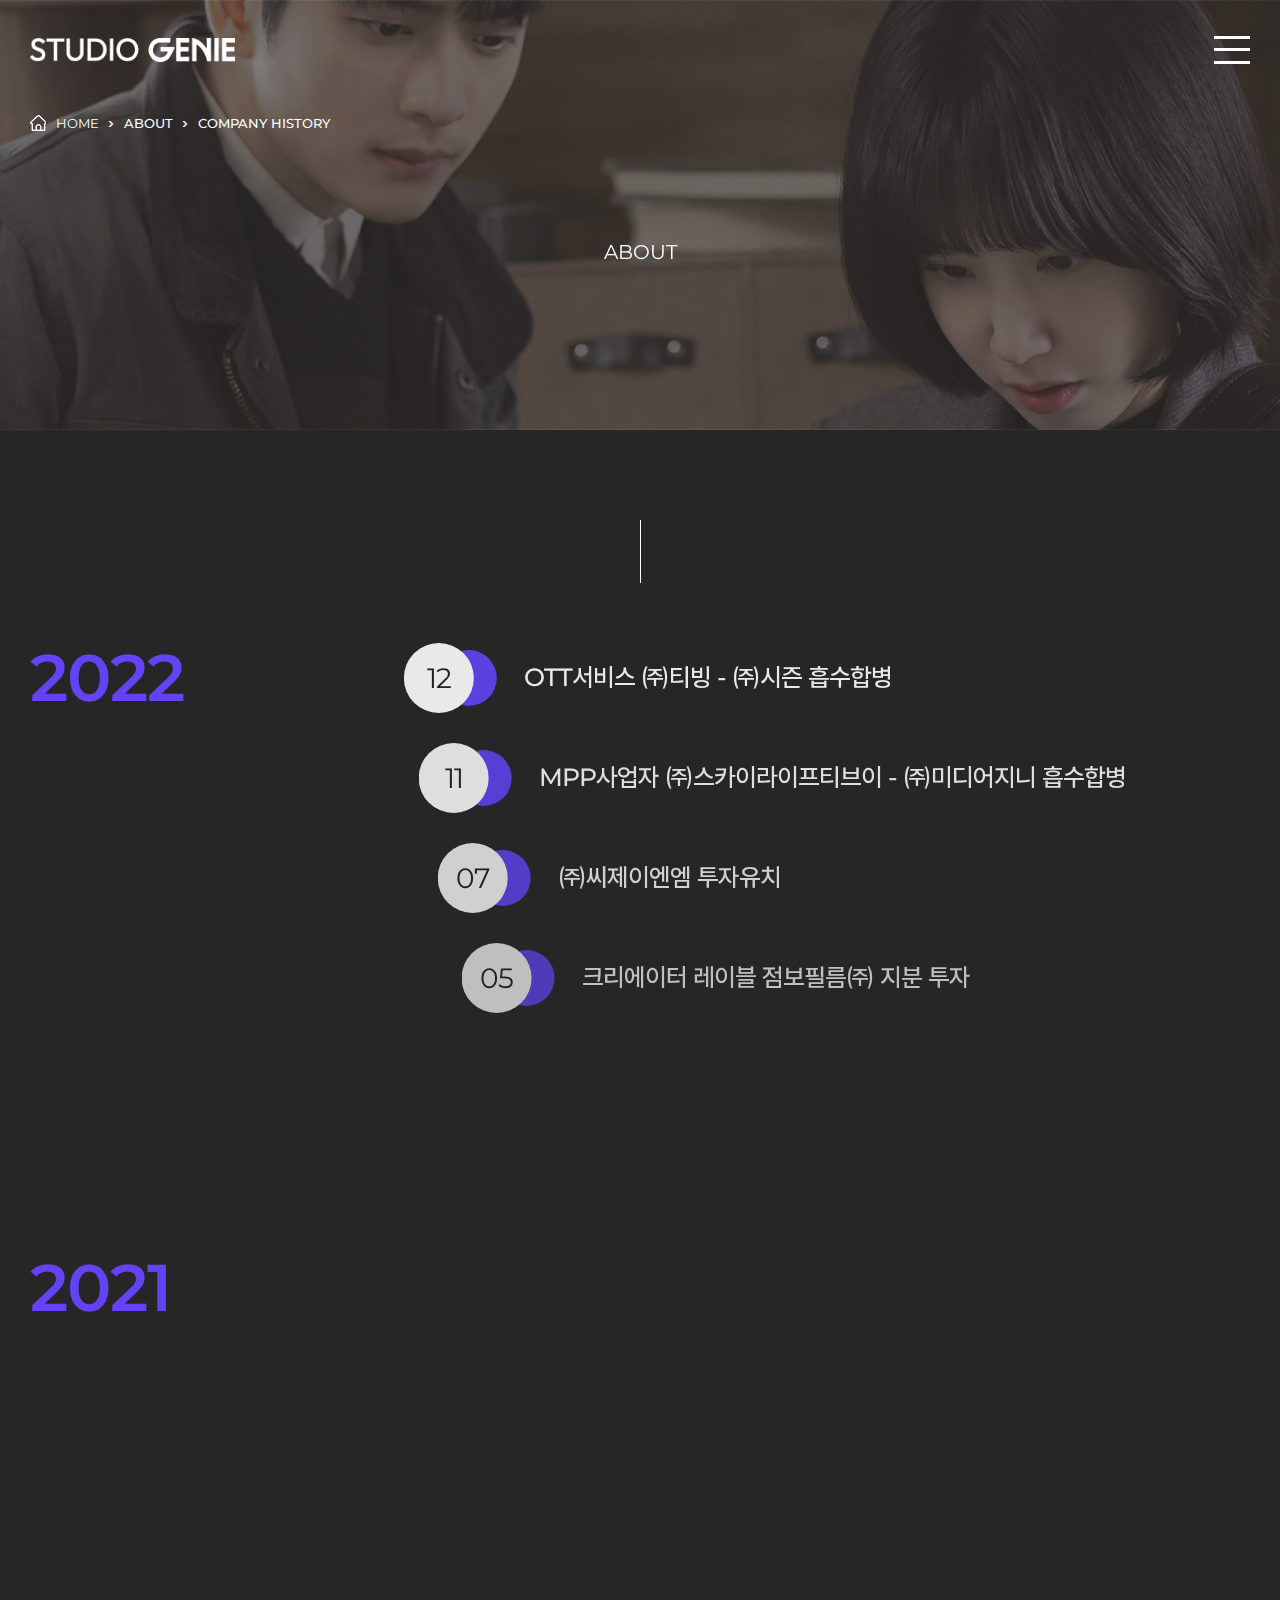
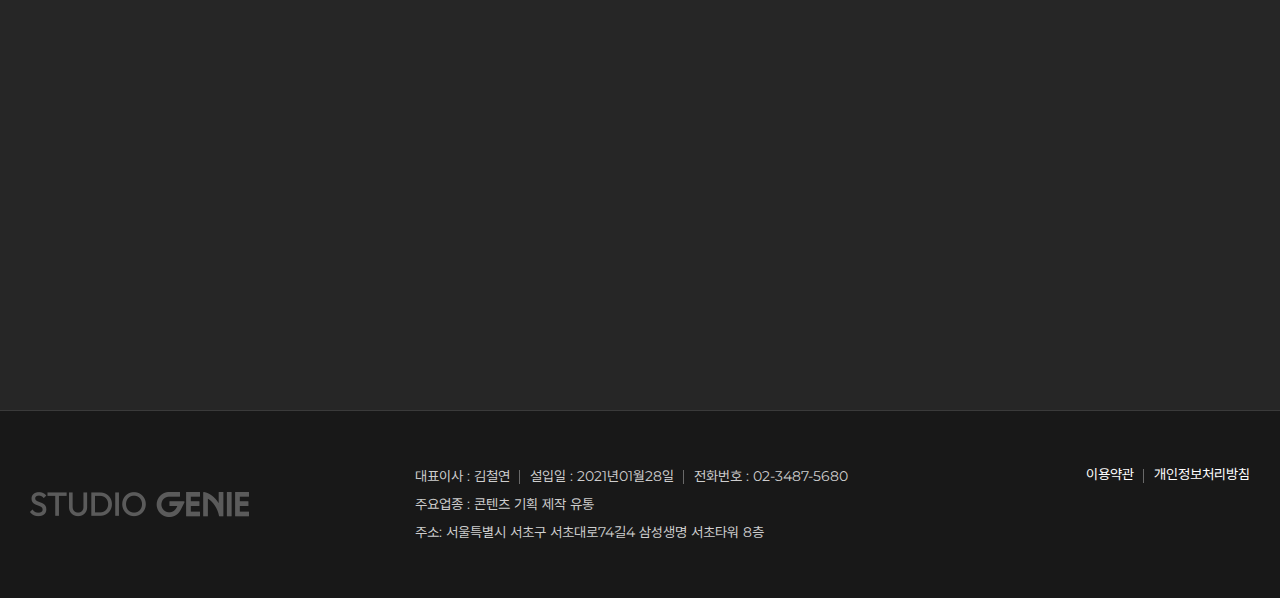
<file: sub/sub_01b.html>
<!DOCTYPE html>
<html lang="ko">
    <head>
        <meta charset="UTF-8" />
        <meta name="viewport" content="width=device-width, initial-scale=1" />
        <meta http-equiv="X-UA-Compatible" content="ie=edge" />
        <meta name="Keywords" content="ABOUT, WORKS, CAREERS, NEWS, IR, k콘텐츠, 스튜디오, 비전, 미션, 방영중" />
        <meta name="Description" content="TOP-TIER K-콘텐츠 스튜디오" />
        <meta name="Robots" content="All" />
        <meta name="Date" content="2023-02-06+09:00" />
        <meta http-equiv="Subject" content="KT STUDIO GENIE" />
        <meta http-equiv="Title" content="KT STUDIO GENIE" />
        <meta http-equiv="Author" content="JOY" />
        <meta http-equiv="Expires" content="-1" />
        <meta http-equiv="Cache-Control" content="no-cache" />
        <meta http-equiv="Pragma" content="no-cache" />
        <meta property="og:type" content="website" />
        <meta property="og:title" content="KT STUDIO GENIE" />
        <meta property="og:description" content="TOP-TIER K-콘텐츠 스튜디오" />
        <meta property="og:image" content="" />
        <meta property="og:url" content="" />
        <title>KT STUDIO GENIE</title>
        <!--CSS-->
        <link rel="stylesheet" href="../css/fonts.css" type="text/css" />
        <link rel="stylesheet" href="../css/all.css" type="text/css" />
        <link rel="stylesheet" href="../css/header.css" type="text/css" />
        <link rel="stylesheet" href="../css/main.css" type="text/css" />
        <link rel="stylesheet" href="../css/footer.css" type="text/css" />
        <link rel="stylesheet" href="../css/sub.css" type="text/css" />
        <link rel="stylesheet" href="../css/board.css" type="text/css" />
        <link rel="stylesheet" href="../css/setting.css" type="text/css" />
        <!--JQUERY-->
        <script src="https://cdnjs.cloudflare.com/ajax/libs/jquery/3.6.3/jquery.min.js"></script>
        <!--SLICK-->
        <link rel="stylesheet" type="text/css" href="../slick/slick.css" />
        <link rel="stylesheet" type="text/css" href="../slick/slick-theme.css" />
        <script src="../slick/slick.min.js"></script>
        <!--SWIPER-->
        <link rel="stylesheet" type="text/css" href="../swiper/swiper-bundle.min.css" />
        <script src="../swiper/swiper-bundle.min.js"></script>
        <!--GSAP-->
        <script src="../js/gsap.min.js"></script>
        <script src="../js/ScrollTrigger.min.js"></script>
        <!--AOS-->
        <link rel="stylesheet" type="text/css" href="../aos/aos.css" />
        <script src="../aos/aos.js"></script>
    </head>
    <body>
        <!--HEADER-->
        <header id="new_hd" class="hd_wrap">
            <div class="hd_area">
                <div class="hd_con">
                    <div class="hd_container">
                        <!--HD LOGO-->
                        <div class="logo_item">
                            <a href="../index.html" title="STUDIO GENIE"></a>
                        </div>
                        <!--HD LOGO END-->
                        <!--HD NAV-->
                        <nav class="hd_nav">
                            <ul class="nav_menu_box">
                                <li class="menu_item">
                                    <a href="#" title="ABOUT">ABOUT</a>
                                    <ul class="deps_box">
                                        <li class="deps_item"><a href="../sub/sub_01a.html" title="ABOUT US">ABOUT US</a></li>
                                        <li class="deps_item"><a href="../sub/sub_01b.html" title="COMPANY HISTORY">COMPANY HISTORY</a></li>
                                        <li class="deps_item"><a href="../sub/sub_01c.html" title="MISSION&VISION">MISSION & VISION</a></li>
                                        <li class="deps_item"><a href="../sub/sub_01d.html" title="PARTNERS">PARTNERS</a></li>
                                        <li class="deps_item"><a href="../sub/sub_01e.html" title="CONTACT US">CONTACT US</a></li>
                                    </ul>
                                </li>
                                <li class="menu_item">
                                    <a href="#" title="WORKS">WORKS</a>
                                    <ul class="deps_box">
                                        <li class="deps_item"><a href="../sub/sub_02a.html" title="ALL">ALL</a></li>
                                        <li class="deps_item"><a href="../sub/sub_02b.html" title="ON AIR">ON AIR</a></li>
                                        <li class="deps_item"><a href="../sub/sub_02c.html" title="UP COMING">UP COMING</a></li>
                                        <li class="deps_item"><a href="../sub/sub_02d.html" title="LIBRARY">LIBRARY</a></li>
                                    </ul>
                                </li>
                                <li class="menu_item">
                                    <a href="#" title="CAREERS">CAREERS</a>
                                    <ul class="deps_box">
                                        <li class="deps_item"><a href="../sub/sub_03a.html" title="IDEAL TALENTS">IDEAL TALENTS</a></li>
                                    </ul>
                                </li>
                                <li class="menu_item">
                                    <a href="#" title="NEWS">NEWS</a>
                                    <ul class="deps_box">
                                        <li class="deps_item"><a href="../sub/sub_04a.html" title="PRESS">PRESS</a></li>
                                        <li class="deps_item"><a href="../sub/sub_04b.html" title="NOTICE">NOTICE</a></li>
                                    </ul>
                                </li>
                            </ul>
                        </nav>
                        <!--HD NAV END-->
                        <!--HD LANG-->
                        <div class="lang_nav">
                            <ul class="lang_nav_box">
                                <li class="lang_item lang_active"><a href="#" title="KOR">KOR</a></li>
                                <li class="lang_item"><a href="#" title="ENG">ENG</a></li>
                            </ul>
                        </div>
                        <!--HD LANG END-->
                        <!--MO NAVBAR-->
                        <div class="mo_bars">
                            <button type="button" class="bars_btn">
                                <span></span>
                                <span></span>
                                <span></span>
                            </button>
                        </div>
                        <!--MO NAVBAR END-->
                    </div>
                </div>
            </div>
        </header>
        <!--HEADER END-->
        <!--MO NAV-->
        <div class="mo_bg"></div>
        <div class="mo_nav_wrap">
            <div class="mo_nav_area">
                <div class="mo_bars_cont">
                    <div class="mo_bars">
                        <button type="button" class="bars_btn bars_close bar_active">
                            <span></span>
                            <span></span>
                            <span></span>
                        </button>
                    </div>
                </div>
                <ul class="mo_nav_box">
                    <li class="mo_menu_item">
                        <div class="mo_menu_ob">
                            <a href="#">ABOUT <span class="arrows"></span></a>
                        </div>
                        <ul class="mo_deps_box">
                            <li class="deps_item"><a href="../sub/sub_01a.html" title="ABOUT US">ABOUT US</a></li>
                            <li class="deps_item"><a href="../sub/sub_01b.html" title="COMPANY HISTORY">COMPANY HISTORY</a></li>
                            <li class="deps_item"><a href="../sub/sub_01c.html" title="MISSION&VISION">MISSION & VISION</a></li>
                            <li class="deps_item"><a href="../sub/sub_01d.html" title="PARTNERS">PARTNERS</a></li>
                            <li class="deps_item"><a href="../sub/sub_01e.html" title="CONTACT US">CONTACT US</a></li>
                        </ul>
                    </li>
                    <li class="mo_menu_item">
                        <div class="mo_menu_ob">
                            <a href="#">WORKS <span class="arrows"></span></a>
                        </div>
                        <ul class="mo_deps_box">
                            <li class="deps_item"><a href="../sub/sub_02a.html" title="ALL">ALL</a></li>
                            <li class="deps_item"><a href="../sub/sub_02b.html" title="ON AIR">ON AIR</a></li>
                            <li class="deps_item"><a href="../sub/sub_02c.html" title="UP COMING">UP COMING</a></li>
                            <li class="deps_item"><a href="../sub/sub_02d.html" title="LIBRARY">LIBRARY</a></li>
                        </ul>
                    </li>
                    <li class="mo_menu_item">
                        <div class="mo_menu_ob">
                            <a href="#">CAREERS <span class="arrows"></span></a>
                        </div>
                        <ul class="mo_deps_box">
                            <li class="deps_item"><a href="../sub/sub_03a.html" title="IDEAL TALENTS">IDEAL TALENTS</a></li>
                        </ul>
                    </li>
                    <li class="mo_menu_item">
                        <div class="mo_menu_ob">
                            <a href="#">NEWS <span class="arrows"></span></a>
                        </div>
                        <ul class="mo_deps_box">
                            <li class="deps_item"><a href="../sub/sub_04a.html" title="PRESS">PRESS</a></li>
                            <li class="deps_item"><a href="../sub/sub_04b.html" title="NOTICE">NOTICE</a></li>
                        </ul>
                    </li>
                </ul>
            </div>
        </div>
        <!--MO NAV END-->
        <!--SUB TIT-->
        <div id="sub_tit" class="subtit_wrap">
            <div class="subtit_con">
                <div id="companyhis_bg" class="subtit_area">
                    <div class="subtit_container">
                        <div class="cate_con">
                            <ul class="cate_box">
                                <li class="cate_txt cate_home">
                                    <a href="../index.html"><span></span>HOME</a>
                                </li>
                                <li class="cate_txt">ABOUT</li>
                                <li class="cate_txt">COMPANY HISTORY</li>
                            </ul>
                        </div>
                        <div class="cate_txt">
                            <div class="cate_txt_box">
                                <p class="scroll-dlay">ABOUT</p>
                                <h2 class="scroll-dlay">COMPANY HISTORY</h2>
                            </div>
                        </div>
                    </div>
                </div>
            </div>
        </div>
        <!--SUB TIT END-->
        <!--SUB SECTION-->
        <section id="sub_section" class="sub_wrap">
            <div class="sub_area">
                <div class="sub_container">
                    <!--COMPANY HISTORY-->
                    <div id="companyhis" class="sub_con">
                        <div class="line"></div>
                        <div class="his_con">
                            <div class="his_box his_box-01">
                                <div class="his_number"><h2 class="scroll-pin">2022</h2></div>
                                <ul class="his_list">
                                    <li class="scrollgt">
                                        <div class="his_month"><h2>12</h2></div>
                                        <div class="his_txt">
                                            <p>OTT서비스 ㈜티빙 - ㈜시즌 흡수합병</p>
                                        </div>
                                    </li>
                                    <li class="scrollgt">
                                        <div class="his_month"><h2>11</h2></div>
                                        <div class="his_txt">
                                            <p>MPP사업자 ㈜스카이라이프티브이 - ㈜미디어지니 흡수합병</p>
                                        </div>
                                    </li>
                                    <li class="scrollgt">
                                        <div class="his_month"><h2>07</h2></div>
                                        <div class="his_txt">
                                            <p>㈜씨제이엔엠 투자유치</p>
                                        </div>
                                    </li>
                                    <li class="scrollgt">
                                        <div class="his_month"><h2>05</h2></div>
                                        <div class="his_txt">
                                            <p>크리에이터 레이블 점보필름㈜ 지분 투자</p>
                                        </div>
                                    </li>
                                    <li class="scrollgt">
                                        <div class="his_month"><h2>05</h2></div>
                                        <div class="his_txt">
                                            <p>제1회 KT스튜디오지니 시리즈공모전 개최</p>
                                        </div>
                                    </li>
                                </ul>
                            </div>
                            <div class="his_box his_box-02">
                                <div class="his_number"><h2 class="scroll-pin2">2021</h2></div>
                                <ul class="his_list">
                                    <li class="scrollgt">
                                        <div class="his_month"><h2>11</h2></div>
                                        <div class="his_txt">
                                            <p>OTT서비스 ㈜케이티시즌 흡수합병</p>
                                        </div>
                                    </li>
                                    <li class="scrollgt">
                                        <div class="his_month"><h2>11</h2></div>
                                        <div class="his_txt">
                                            <p>음악스트리밍 서비스 ㈜지니뮤직 편입</p>
                                        </div>
                                    </li>
                                    <li class="scrollgt">
                                        <div class="his_month"><h2>11</h2></div>
                                        <div class="his_txt">
                                            <p>구독형 전자책플랫폼 서비스 ㈜밀리의서재 편입</p>
                                        </div>
                                    </li>
                                    <li class="scrollgt">
                                        <div class="his_month"><h2>09</h2></div>
                                        <div class="his_txt">
                                            <p>MPP사업자 ㈜미디어지니 인수</p>
                                        </div>
                                    </li>
                                    <li class="scrollgt">
                                        <div class="his_month"><h2>04</h2></div>
                                        <div class="his_txt">
                                            <p>
                                                웹소설 · 웹툰 콘텐츠 사업자 ㈜스토리위즈 지분취득<br />
                                                MPP사업자 ㈜스카이라이프티브이 지분취득
                                            </p>
                                        </div>
                                    </li>
                                    <li class="scrollgt">
                                        <div class="his_month"><h2>01</h2></div>
                                        <div class="his_txt">
                                            <p>케이티스튜디오지니 설립</p>
                                        </div>
                                    </li>
                                </ul>
                            </div>
                        </div>
                    </div>
                    <!--COMPANY HISTORY END-->
                </div>
            </div>
        </section>
        <!--SUB SECTION END-->
        <!--FOOTER-->
        <footer id="new_ft" class="ft_wrap">
            <div class="ft_area">
                <div class="ft_con">
                    <div class="ft_container">
                        <div class="ft_lt">
                            <!--FT LOGO-->
                            <div class="ft_logo">
                                <a href="#" title="STUDIO GENIE"></a>
                            </div>
                            <!--FT LOGO END-->
                            <!--FT TXT-->
                            <div class="ft_stat">
                                <div class="ft_terms ft_terms2">
                                    <ul class="ft_terms_box">
                                        <li><a href="#" title="이용약관">이용약관</a></li>
                                        <li><a href="#" title="개인정보처리방침">개인정보처리방침</a></li>
                                    </ul>
                                </div>
                                <ul class="ft_stat_box">
                                    <li><span>대표이사 : 김철연</span><span>설입일 : 2021년01월28일</span><span>전화번호 : 02-3487-5680</span></li>
                                    <li>주요업종 : 콘텐츠 기획 제작 유통</li>
                                    <li>주소: 서울특별시 서초구 서초대로74길4 삼성생명 서초타워 8층</li>
                                </ul>
                            </div>
                            <!--FT TXT END-->
                        </div>
                        <!--FT TERMS-->
                        <div class="ft_terms">
                            <ul class="ft_terms_box">
                                <li><a href="#" title="이용약관">이용약관</a></li>
                                <li><a href="#" title="개인정보처리방침">개인정보처리방침</a></li>
                            </ul>
                        </div>
                        <!--FT TERMS END-->
                    </div>
                </div>
            </div>
        </footer>
        <!--FOOTER END-->
    </body>
    <script src="../js/common.js"></script>
    <script src="../js/anim.js"></script>
    <script>
        $(function () {
            var resizeTimerInternal;
            $(window).on('resize', function () {
                clearTimeout(resizeTimerInternal);

                resizeTimerInternal = setTimeout(function () {
                    togglepin();
                }, 100);
            });
            function togglepin() {
                if ($(window).width() < 481) {
                    
                } else {
                    gsap.to('.his_box-01', {
                        scrollTrigger: {
                            trigger: '.scroll-pin',
                            pin: true,
                            start: 'top 100px',
                            end: (st) => `${st.animation.targets()[0].getBoundingClientRect().height}px-=0% 100px`,
                            scrub: true,
                        },
                    });

                    gsap.to('.his_box-02', {
                        scrollTrigger: {
                            trigger: '.scroll-pin2',
                            pin: true,
                            start: 'top 100px',
                            end: (st) => `${st.animation.targets()[0].getBoundingClientRect().height}px-=100% top`,
                            scrub: true,
                        },
                    });
                }
            }
            togglepin();
        });
    </script>
</html>
</file>
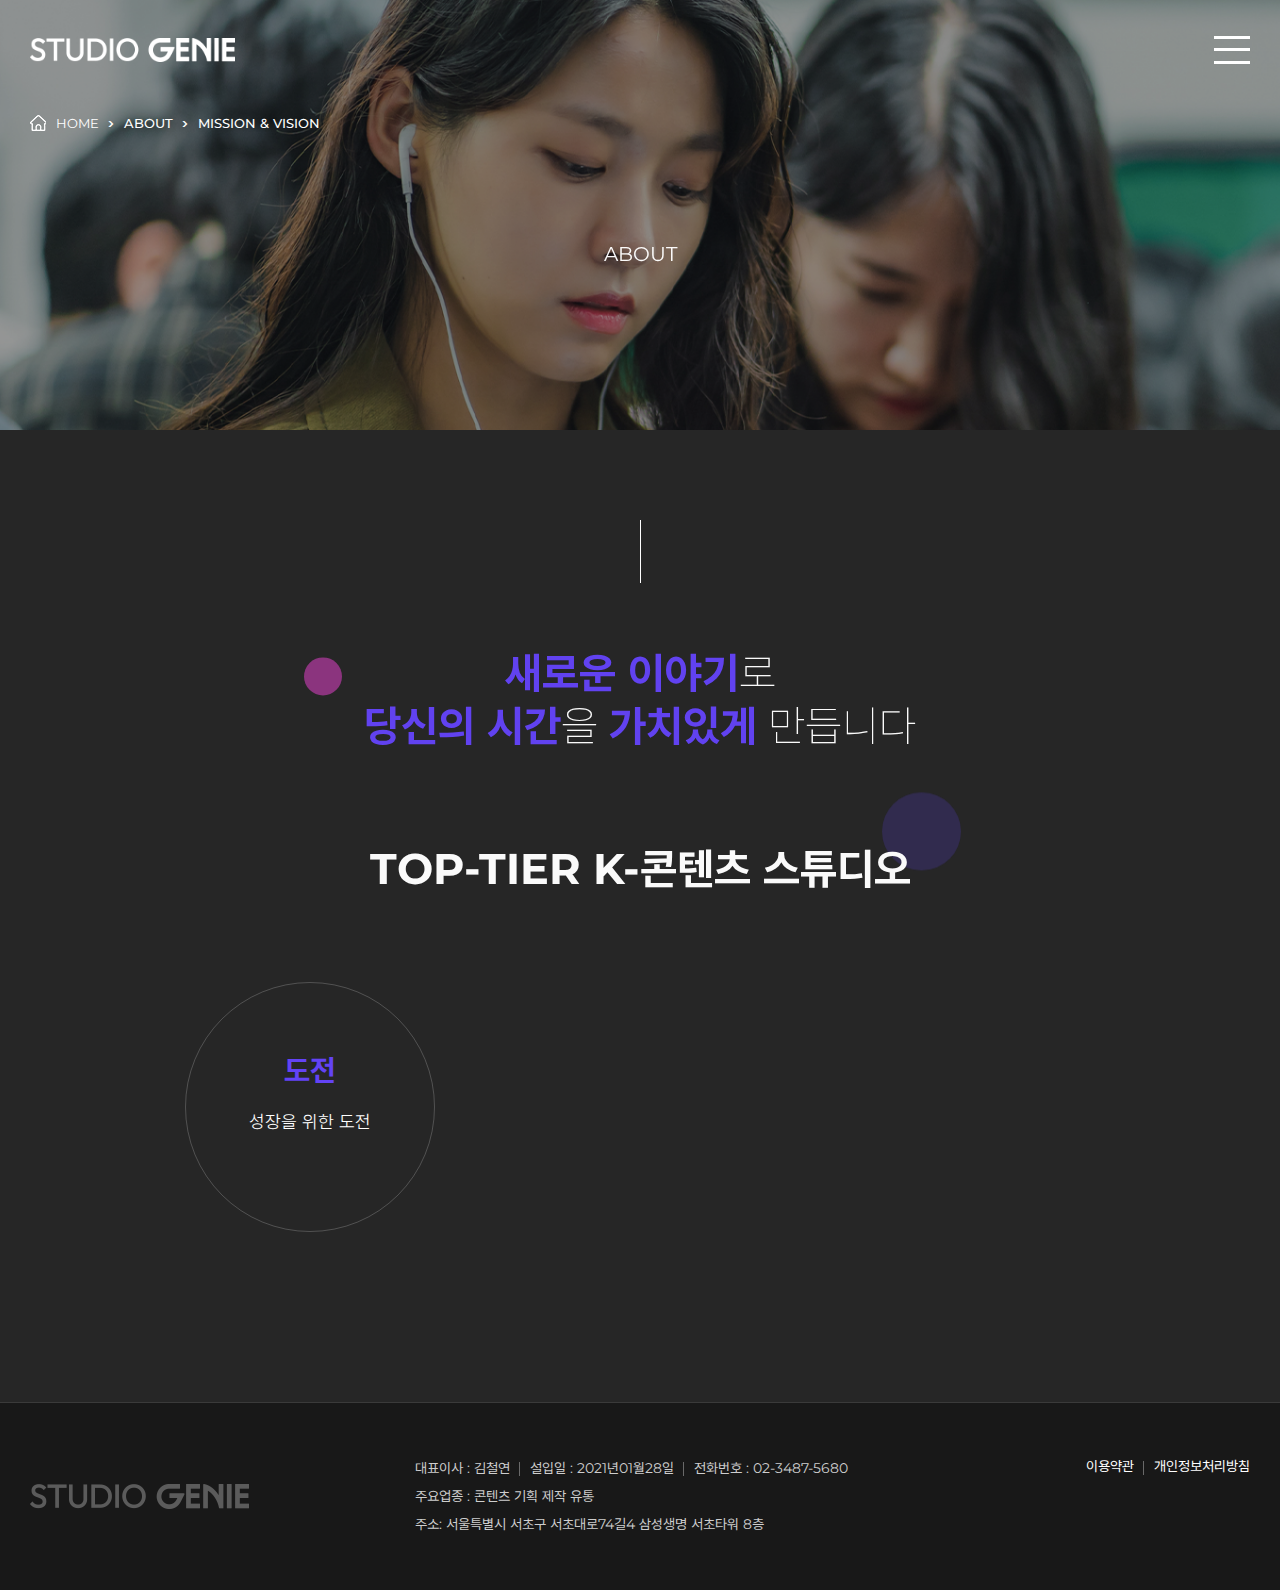
<file: sub/sub_01c.html>
<!DOCTYPE html>
<html lang="ko">
    <head>
        <meta charset="UTF-8" />
        <meta name="viewport" content="width=device-width, initial-scale=1" />
        <meta http-equiv="X-UA-Compatible" content="ie=edge" />
        <meta name="Keywords" content="ABOUT, WORKS, CAREERS, NEWS, IR, k콘텐츠, 스튜디오, 비전, 미션, 방영중" />
        <meta name="Description" content="TOP-TIER K-콘텐츠 스튜디오" />
        <meta name="Robots" content="All" />
        <meta name="Date" content="2023-02-06+09:00" />
        <meta http-equiv="Subject" content="KT STUDIO GENIE" />
        <meta http-equiv="Title" content="KT STUDIO GENIE" />
        <meta http-equiv="Author" content="JOY" />
        <meta http-equiv="Expires" content="-1" />
        <meta http-equiv="Cache-Control" content="no-cache" />
        <meta http-equiv="Pragma" content="no-cache" />
        <meta property="og:type" content="website" />
        <meta property="og:title" content="KT STUDIO GENIE" />
        <meta property="og:description" content="TOP-TIER K-콘텐츠 스튜디오" />
        <meta property="og:image" content="" />
        <meta property="og:url" content="" />
        <title>KT STUDIO GENIE</title>
        <!--CSS-->
        <link rel="stylesheet" href="../css/fonts.css" type="text/css" />
        <link rel="stylesheet" href="../css/all.css" type="text/css" />
        <link rel="stylesheet" href="../css/header.css" type="text/css" />
        <link rel="stylesheet" href="../css/main.css" type="text/css" />
        <link rel="stylesheet" href="../css/footer.css" type="text/css" />
        <link rel="stylesheet" href="../css/sub.css" type="text/css" />
        <link rel="stylesheet" href="../css/board.css" type="text/css" />
        <link rel="stylesheet" href="../css/setting.css" type="text/css" />
        <!--JQUERY-->
        <script src="https://cdnjs.cloudflare.com/ajax/libs/jquery/3.6.3/jquery.min.js"></script>
        <!--SLICK-->
        <link rel="stylesheet" type="text/css" href="../slick/slick.css" />
        <link rel="stylesheet" type="text/css" href="../slick/slick-theme.css" />
        <script src="../slick/slick.min.js"></script>
        <!--SWIPER-->
        <link rel="stylesheet" type="text/css" href="../swiper/swiper-bundle.min.css" />
        <script src="../swiper/swiper-bundle.min.js"></script>
        <!--GSAP-->
        <script src="../js/gsap.min.js"></script>
        <script src="../js/ScrollTrigger.min.js"></script>
        <!--AOS-->
        <link rel="stylesheet" type="text/css" href="../aos/aos.css" />
        <script src="../aos/aos.js"></script>
    </head>
    <body>
        <!--HEADER-->
        <header id="new_hd" class="hd_wrap">
            <div class="hd_area">
                <div class="hd_con">
                    <div class="hd_container">
                        <!--HD LOGO-->
                        <div class="logo_item">
                            <a href="../index.html" title="STUDIO GENIE"></a>
                        </div>
                        <!--HD LOGO END-->
                        <!--HD NAV-->
                        <nav class="hd_nav">
                            <ul class="nav_menu_box">
                                <li class="menu_item">
                                    <a href="#" title="ABOUT">ABOUT</a>
                                    <ul class="deps_box">
                                        <li class="deps_item"><a href="../sub/sub_01a.html" title="ABOUT US">ABOUT US</a></li>
                                        <li class="deps_item"><a href="../sub/sub_01b.html" title="COMPANY HISTORY">COMPANY HISTORY</a></li>
                                        <li class="deps_item"><a href="../sub/sub_01c.html" title="MISSION&VISION">MISSION & VISION</a></li>
                                        <li class="deps_item"><a href="../sub/sub_01d.html" title="PARTNERS">PARTNERS</a></li>
                                        <li class="deps_item"><a href="../sub/sub_01e.html" title="CONTACT US">CONTACT US</a></li>
                                    </ul>
                                </li>
                                <li class="menu_item">
                                    <a href="#" title="WORKS">WORKS</a>
                                    <ul class="deps_box">
                                        <li class="deps_item"><a href="../sub/sub_02a.html" title="ALL">ALL</a></li>
                                        <li class="deps_item"><a href="../sub/sub_02b.html" title="ON AIR">ON AIR</a></li>
                                        <li class="deps_item"><a href="../sub/sub_02c.html" title="UP COMING">UP COMING</a></li>
                                        <li class="deps_item"><a href="../sub/sub_02d.html" title="LIBRARY">LIBRARY</a></li>
                                    </ul>
                                </li>
                                <li class="menu_item">
                                    <a href="#" title="CAREERS">CAREERS</a>
                                    <ul class="deps_box">
                                        <li class="deps_item"><a href="../sub/sub_03a.html" title="IDEAL TALENTS">IDEAL TALENTS</a></li>
                                    </ul>
                                </li>
                                <li class="menu_item">
                                    <a href="#" title="NEWS">NEWS</a>
                                    <ul class="deps_box">
                                        <li class="deps_item"><a href="../sub/sub_04a.html" title="PRESS">PRESS</a></li>
                                        <li class="deps_item"><a href="../sub/sub_04b.html" title="NOTICE">NOTICE</a></li>
                                    </ul>
                                </li>
                            </ul>
                        </nav>
                        <!--HD NAV END-->
                        <!--HD LANG-->
                        <div class="lang_nav">
                            <ul class="lang_nav_box">
                                <li class="lang_item lang_active"><a href="#" title="KOR">KOR</a></li>
                                <li class="lang_item"><a href="#" title="ENG">ENG</a></li>
                            </ul>
                        </div>
                        <!--HD LANG END-->
                        <!--MO NAVBAR-->
                        <div class="mo_bars">
                            <button type="button" class="bars_btn">
                                <span></span>
                                <span></span>
                                <span></span>
                            </button>
                        </div>
                        <!--MO NAVBAR END-->
                    </div>
                </div>
            </div>
        </header>
        <!--HEADER END-->
        <!--MO NAV-->
        <div class="mo_bg"></div>
        <div class="mo_nav_wrap">
            <div class="mo_nav_area">
                <div class="mo_bars_cont">
                    <div class="mo_bars">
                        <button type="button" class="bars_btn bars_close bar_active">
                            <span></span>
                            <span></span>
                            <span></span>
                        </button>
                    </div>
                </div>
                <ul class="mo_nav_box">
                    <li class="mo_menu_item">
                        <div class="mo_menu_ob">
                            <a href="#">ABOUT <span class="arrows"></span></a>
                        </div>
                        <ul class="mo_deps_box">
                            <li class="deps_item"><a href="../sub/sub_01a.html" title="ABOUT US">ABOUT US</a></li>
                            <li class="deps_item"><a href="../sub/sub_01b.html" title="COMPANY HISTORY">COMPANY HISTORY</a></li>
                            <li class="deps_item"><a href="../sub/sub_01c.html" title="MISSION&VISION">MISSION & VISION</a></li>
                            <li class="deps_item"><a href="../sub/sub_01d.html" title="PARTNERS">PARTNERS</a></li>
                            <li class="deps_item"><a href="../sub/sub_01e.html" title="CONTACT US">CONTACT US</a></li>
                        </ul>
                    </li>
                    <li class="mo_menu_item">
                        <div class="mo_menu_ob">
                            <a href="#">WORKS <span class="arrows"></span></a>
                        </div>
                        <ul class="mo_deps_box">
                            <li class="deps_item"><a href="../sub/sub_02a.html" title="ALL">ALL</a></li>
                            <li class="deps_item"><a href="../sub/sub_02b.html" title="ON AIR">ON AIR</a></li>
                            <li class="deps_item"><a href="../sub/sub_02c.html" title="UP COMING">UP COMING</a></li>
                            <li class="deps_item"><a href="../sub/sub_02d.html" title="LIBRARY">LIBRARY</a></li>
                        </ul>
                    </li>
                    <li class="mo_menu_item">
                        <div class="mo_menu_ob">
                            <a href="#">CAREERS <span class="arrows"></span></a>
                        </div>
                        <ul class="mo_deps_box">
                            <li class="deps_item"><a href="../sub/sub_03a.html" title="IDEAL TALENTS">IDEAL TALENTS</a></li>
                        </ul>
                    </li>
                    <li class="mo_menu_item">
                        <div class="mo_menu_ob">
                            <a href="#">NEWS <span class="arrows"></span></a>
                        </div>
                        <ul class="mo_deps_box">
                            <li class="deps_item"><a href="../sub/sub_04a.html" title="PRESS">PRESS</a></li>
                            <li class="deps_item"><a href="../sub/sub_04b.html" title="NOTICE">NOTICE</a></li>
                        </ul>
                    </li>
                </ul>
            </div>
        </div>
        <!--MO NAV END-->
        <!--SUB TIT-->
        <div id="sub_tit" class="subtit_wrap">
            <div class="subtit_con">
                <div id="mission_bg" class="subtit_area">
                    <div class="subtit_container">
                        <div class="cate_con">
                            <ul class="cate_box">
                                <li class="cate_txt cate_home"><a href="../index.html"><span></span>HOME</a></li>
                                <li class="cate_txt">ABOUT</li>
                                <li class="cate_txt">MISSION & VISION</li>
                            </ul>
                        </div>
                        <div class="cate_txt">
                            <div class="cate_txt_box">
                                <p class="scroll-dlay">ABOUT</p>
                                <h2 class="scroll-dlay">MISSION & VISION</h2>
                            </div>
                        </div>
                    </div>
                </div>
            </div>
        </div>
        <!--SUB TIT END-->
        <!--SUB SECTION-->
        <section id="sub_section" class="sub_wrap">
            <div class="sub_area">
                <div class="sub_container">
                    <!--MISSION VISION-->
                    <div id="mission" class="sub_con">
                        <div class="line"></div>
                        <div class="mission_con">
                            <div class="mission_tit">
                                <h2 class="scrollani">
                                    <span>새로운 이야기</span>로<br>
                                    <span>당신의 시간</span>을 <span>가치있게</span> 만듭니다
                                </h2>
                            </div>
                            <div class="muission_subtit">
                                <h3 class="scrollani">TOP-TIER K-콘텐츠 스튜디오</h3>
                            </div>
                            <div class="mission_list">
                                <ul class="mission_list_box">
                                    <li class="scrollani-dlay2">
                                        <div class="mission_txt">
                                            <h2>도전</h2>
                                            <p>성장을 위한 도전<br><br></p>
                                        </div>
                                    </li>
                                    <li class="scroll-dlay2">
                                        <div class="mission_txt">
                                            <h2>공감</h2>
                                            <p>
                                                소통하고 공감하며<br>
                                                함께 일하는 기업
                                            </p>
                                        </div>
                                    </li>
                                    <li class="scroll-dlay2">
                                        <div class="mission_txt">
                                            <h2>열정</h2>
                                            <p>
                                                자유롭고 열정적<br>
                                                콘텐츠 전문가
                                            </p>
                                        </div>
                                    </li>
                                    <li class="scroll-dlay2">
                                        <div class="mission_txt">
                                            <h2>자부심</h2>
                                            <p>모두의 자부심<br><br></p>
                                        </div>
                                    </li>
                                </ul>
                            </div>
                        </div>
                    </div>
                    <!--MISSION VISION END-->
                </div>
            </div>
        </section>
        <!--SUB SECTION END-->
        <!--FOOTER-->
        <footer id="new_ft" class="ft_wrap">
            <div class="ft_area">
                <div class="ft_con">
                    <div class="ft_container">
                        <div class="ft_lt">
                            <!--FT LOGO-->
                            <div class="ft_logo">
                                <a href="#" title="STUDIO GENIE"></a>
                            </div>
                            <!--FT LOGO END-->
                            <!--FT TXT-->
                            <div class="ft_stat">
                                <div class="ft_terms ft_terms2">
                                    <ul class="ft_terms_box">
                                        <li><a href="#" title="이용약관">이용약관</a></li>
                                        <li><a href="#" title="개인정보처리방침">개인정보처리방침</a></li>
                                    </ul>
                                </div>
                                <ul class="ft_stat_box">
                                    <li><span>대표이사 : 김철연</span><span>설입일 : 2021년01월28일</span><span>전화번호 : 02-3487-5680</span></li>
                                    <li>주요업종 : 콘텐츠 기획 제작 유통</li>
                                    <li>주소: 서울특별시 서초구 서초대로74길4 삼성생명 서초타워 8층</li>
                                </ul>
                            </div>
                            <!--FT TXT END-->
                        </div>
                        <!--FT TERMS-->
                        <div class="ft_terms">
                            <ul class="ft_terms_box">
                                <li><a href="#" title="이용약관">이용약관</a></li>
                                <li><a href="#" title="개인정보처리방침">개인정보처리방침</a></li>
                            </ul>
                        </div>
                        <!--FT TERMS END-->
                    </div>
                </div>
            </div>
        </footer>
        <!--FOOTER END-->
    </body>
    <script src="../js/common.js"></script>
    <script src="../js/anim.js"></script>
</html>
</file>
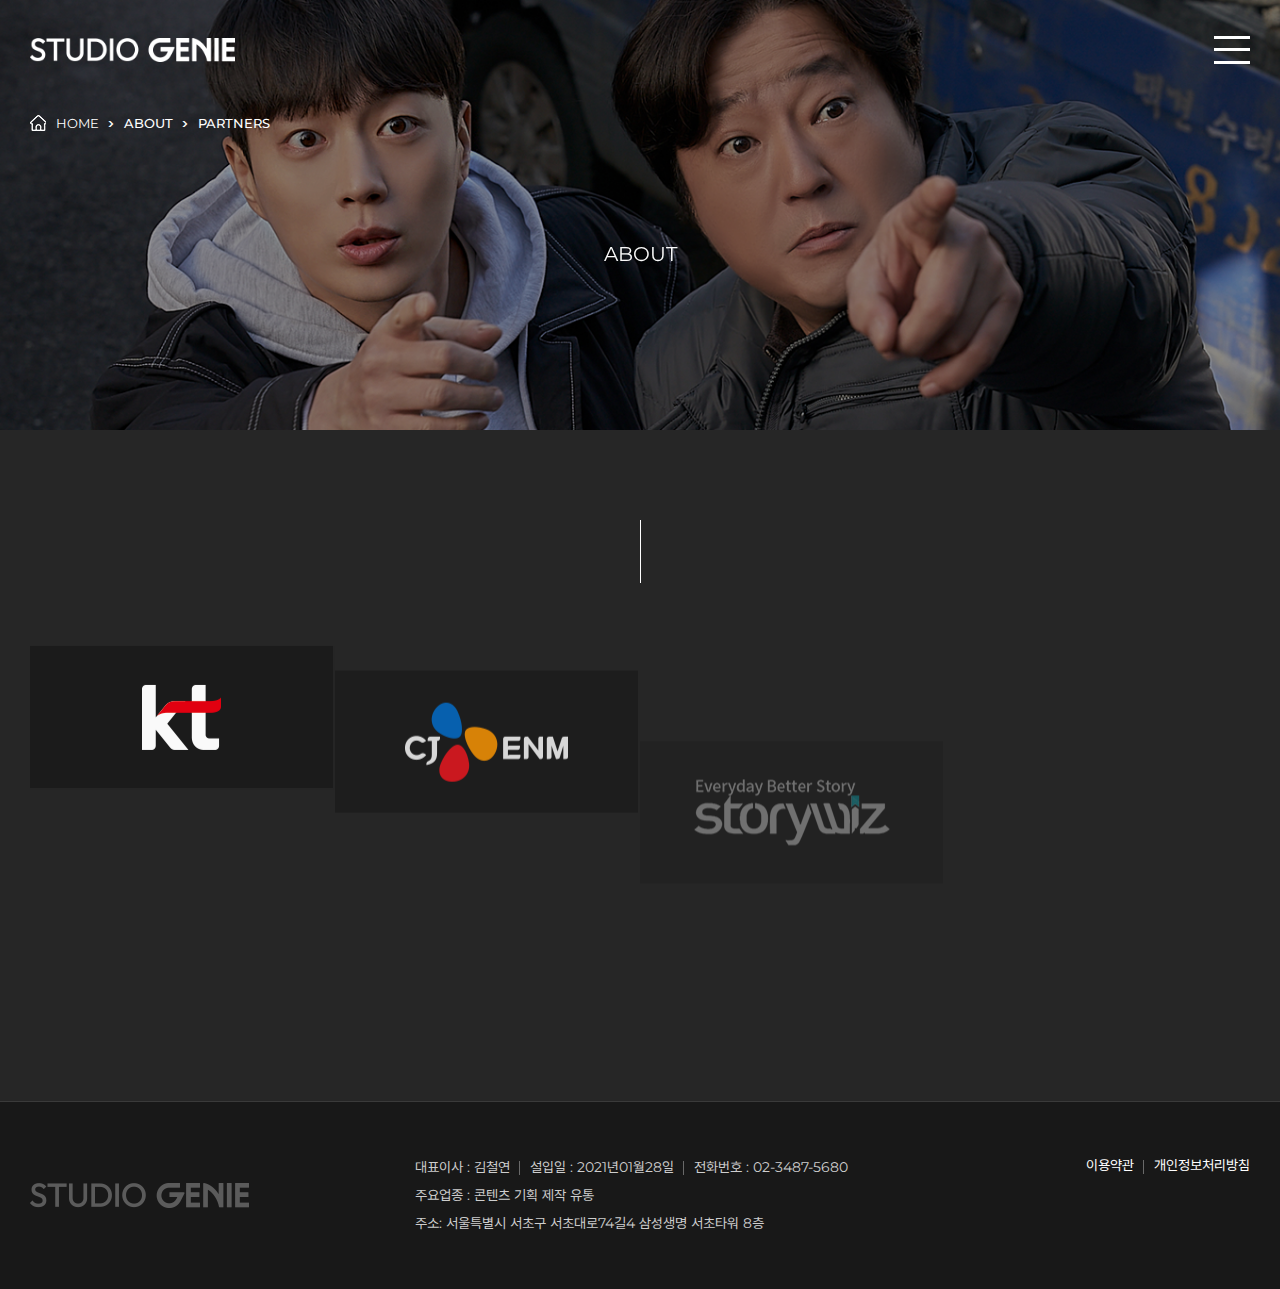
<file: sub/sub_01d.html>
<!DOCTYPE html>
<html lang="ko">
    <head>
        <meta charset="UTF-8" />
        <meta name="viewport" content="width=device-width, initial-scale=1" />
        <meta http-equiv="X-UA-Compatible" content="ie=edge" />
        <meta name="Keywords" content="ABOUT, WORKS, CAREERS, NEWS, IR, k콘텐츠, 스튜디오, 비전, 미션, 방영중" />
        <meta name="Description" content="TOP-TIER K-콘텐츠 스튜디오" />
        <meta name="Robots" content="All" />
        <meta name="Date" content="2023-02-06+09:00" />
        <meta http-equiv="Subject" content="KT STUDIO GENIE" />
        <meta http-equiv="Title" content="KT STUDIO GENIE" />
        <meta http-equiv="Author" content="JOY" />
        <meta http-equiv="Expires" content="-1" />
        <meta http-equiv="Cache-Control" content="no-cache" />
        <meta http-equiv="Pragma" content="no-cache" />
        <meta property="og:type" content="website" />
        <meta property="og:title" content="KT STUDIO GENIE" />
        <meta property="og:description" content="TOP-TIER K-콘텐츠 스튜디오" />
        <meta property="og:image" content="" />
        <meta property="og:url" content="" />
        <title>KT STUDIO GENIE</title>
        <!--CSS-->
        <link rel="stylesheet" href="../css/fonts.css" type="text/css" />
        <link rel="stylesheet" href="../css/all.css" type="text/css" />
        <link rel="stylesheet" href="../css/header.css" type="text/css" />
        <link rel="stylesheet" href="../css/main.css" type="text/css" />
        <link rel="stylesheet" href="../css/footer.css" type="text/css" />
        <link rel="stylesheet" href="../css/sub.css" type="text/css" />
        <link rel="stylesheet" href="../css/board.css" type="text/css" />
        <link rel="stylesheet" href="../css/setting.css" type="text/css" />
        <!--JQUERY-->
        <script src="https://cdnjs.cloudflare.com/ajax/libs/jquery/3.6.3/jquery.min.js"></script>
        <!--SLICK-->
        <link rel="stylesheet" type="text/css" href="../slick/slick.css" />
        <link rel="stylesheet" type="text/css" href="../slick/slick-theme.css" />
        <script src="../slick/slick.min.js"></script>
        <!--SWIPER-->
        <link rel="stylesheet" type="text/css" href="../swiper/swiper-bundle.min.css" />
        <script src="../swiper/swiper-bundle.min.js"></script>
        <!--GSAP-->
        <script src="../js/gsap.min.js"></script>
        <script src="../js/ScrollTrigger.min.js"></script>
        <!--AOS-->
        <link rel="stylesheet" type="text/css" href="../aos/aos.css" />
        <script src="../aos/aos.js"></script>
    </head>
    <body>
        <!--HEADER-->
        <header id="new_hd" class="hd_wrap">
            <div class="hd_area">
                <div class="hd_con">
                    <div class="hd_container">
                        <!--HD LOGO-->
                        <div class="logo_item">
                            <a href="../index.html" title="STUDIO GENIE"></a>
                        </div>
                        <!--HD LOGO END-->
                        <!--HD NAV-->
                        <nav class="hd_nav">
                            <ul class="nav_menu_box">
                                <li class="menu_item">
                                    <a href="#" title="ABOUT">ABOUT</a>
                                    <ul class="deps_box">
                                        <li class="deps_item"><a href="../sub/sub_01a.html" title="ABOUT US">ABOUT US</a></li>
                                        <li class="deps_item"><a href="../sub/sub_01b.html" title="COMPANY HISTORY">COMPANY HISTORY</a></li>
                                        <li class="deps_item"><a href="../sub/sub_01c.html" title="MISSION&VISION">MISSION & VISION</a></li>
                                        <li class="deps_item"><a href="../sub/sub_01d.html" title="PARTNERS">PARTNERS</a></li>
                                        <li class="deps_item"><a href="../sub/sub_01e.html" title="CONTACT US">CONTACT US</a></li>
                                    </ul>
                                </li>
                                <li class="menu_item">
                                    <a href="#" title="WORKS">WORKS</a>
                                    <ul class="deps_box">
                                        <li class="deps_item"><a href="../sub/sub_02a.html" title="ALL">ALL</a></li>
                                        <li class="deps_item"><a href="../sub/sub_02b.html" title="ON AIR">ON AIR</a></li>
                                        <li class="deps_item"><a href="../sub/sub_02c.html" title="UP COMING">UP COMING</a></li>
                                        <li class="deps_item"><a href="../sub/sub_02d.html" title="LIBRARY">LIBRARY</a></li>
                                    </ul>
                                </li>
                                <li class="menu_item">
                                    <a href="#" title="CAREERS">CAREERS</a>
                                    <ul class="deps_box">
                                        <li class="deps_item"><a href="../sub/sub_03a.html" title="IDEAL TALENTS">IDEAL TALENTS</a></li>
                                    </ul>
                                </li>
                                <li class="menu_item">
                                    <a href="#" title="NEWS">NEWS</a>
                                    <ul class="deps_box">
                                        <li class="deps_item"><a href="../sub/sub_04a.html" title="PRESS">PRESS</a></li>
                                        <li class="deps_item"><a href="../sub/sub_04b.html" title="NOTICE">NOTICE</a></li>
                                    </ul>
                                </li>
                            </ul>
                        </nav>
                        <!--HD NAV END-->
                        <!--HD LANG-->
                        <div class="lang_nav">
                            <ul class="lang_nav_box">
                                <li class="lang_item lang_active"><a href="#" title="KOR">KOR</a></li>
                                <li class="lang_item"><a href="#" title="ENG">ENG</a></li>
                            </ul>
                        </div>
                        <!--HD LANG END-->
                        <!--MO NAVBAR-->
                        <div class="mo_bars">
                            <button type="button" class="bars_btn">
                                <span></span>
                                <span></span>
                                <span></span>
                            </button>
                        </div>
                        <!--MO NAVBAR END-->
                    </div>
                </div>
            </div>
        </header>
        <!--HEADER END-->
        <!--MO NAV-->
        <div class="mo_bg"></div>
        <div class="mo_nav_wrap">
            <div class="mo_nav_area">
                <div class="mo_bars_cont">
                    <div class="mo_bars">
                        <button type="button" class="bars_btn bars_close bar_active">
                            <span></span>
                            <span></span>
                            <span></span>
                        </button>
                    </div>
                </div>
                <ul class="mo_nav_box">
                    <li class="mo_menu_item">
                        <div class="mo_menu_ob">
                            <a href="#">ABOUT <span class="arrows"></span></a>
                        </div>
                        <ul class="mo_deps_box">
                            <li class="deps_item"><a href="../sub/sub_01a.html" title="ABOUT US">ABOUT US</a></li>
                            <li class="deps_item"><a href="../sub/sub_01b.html" title="COMPANY HISTORY">COMPANY HISTORY</a></li>
                            <li class="deps_item"><a href="../sub/sub_01c.html" title="MISSION&VISION">MISSION & VISION</a></li>
                            <li class="deps_item"><a href="../sub/sub_01d.html" title="PARTNERS">PARTNERS</a></li>
                            <li class="deps_item"><a href="../sub/sub_01e.html" title="CONTACT US">CONTACT US</a></li>
                        </ul>
                    </li>
                    <li class="mo_menu_item">
                        <div class="mo_menu_ob">
                            <a href="#">WORKS <span class="arrows"></span></a>
                        </div>
                        <ul class="mo_deps_box">
                            <li class="deps_item"><a href="../sub/sub_02a.html" title="ALL">ALL</a></li>
                            <li class="deps_item"><a href="../sub/sub_02b.html" title="ON AIR">ON AIR</a></li>
                            <li class="deps_item"><a href="../sub/sub_02c.html" title="UP COMING">UP COMING</a></li>
                            <li class="deps_item"><a href="../sub/sub_02d.html" title="LIBRARY">LIBRARY</a></li>
                        </ul>
                    </li>
                    <li class="mo_menu_item">
                        <div class="mo_menu_ob">
                            <a href="#">CAREERS <span class="arrows"></span></a>
                        </div>
                        <ul class="mo_deps_box">
                            <li class="deps_item"><a href="../sub/sub_03a.html" title="IDEAL TALENTS">IDEAL TALENTS</a></li>
                        </ul>
                    </li>
                    <li class="mo_menu_item">
                        <div class="mo_menu_ob">
                            <a href="#">NEWS <span class="arrows"></span></a>
                        </div>
                        <ul class="mo_deps_box">
                            <li class="deps_item"><a href="../sub/sub_04a.html" title="PRESS">PRESS</a></li>
                            <li class="deps_item"><a href="../sub/sub_04b.html" title="NOTICE">NOTICE</a></li>
                        </ul>
                    </li>
                </ul>
            </div>
        </div>
        <!--MO NAV END-->
        <!--SUB TIT-->
        <div id="sub_tit" class="subtit_wrap">
            <div class="subtit_con">
                <div id="partner_bg" class="subtit_area">
                    <div class="subtit_container">
                        <div class="cate_con">
                            <ul class="cate_box">
                                <li class="cate_txt cate_home"><a href="../index.html"><span></span>HOME</a></li>
                                <li class="cate_txt">ABOUT</li>
                                <li class="cate_txt">PARTNERS</li>
                            </ul>
                        </div>
                        <div class="cate_txt">
                            <div class="cate_txt_box">
                                <p class="scroll-dlay">ABOUT</p>
                                <h2 class="scroll-dlay">PARTNERS</h2>
                            </div>
                        </div>
                    </div>
                </div>
            </div>
        </div>
        <!--SUB TIT END-->
        <!--SUB SECTION-->
        <section id="sub_section" class="sub_wrap">
            <div class="sub_area">
                <div class="sub_container">
                    <!--PARTNERS-->
                    <div id="partners" class="sub_con">
                        <div class="line"></div>
                        <div class="partner_con">
                            <ul class="partner_list">
                                <li class="partner_item scroll-dlay2">
                                    <a>
                                        <img src="../img/partner_logo_01.png" alt="KT"/>
                                    </a>
                                </li>
                                <li class="partner_item scroll-dlay2">
                                    <a>
                                        <img src="../img/partner_logo_02.png" alt="CJENM"/>
                                    </a>
                                </li>
                                <li class="partner_item scroll-dlay2">
                                    <a>
                                        <img src="../img/partner_logo_03.png" alt="STORYWIZ"/>
                                    </a>
                                </li>
                                <li class="partner_item scroll-dlay2">
                                    <a>
                                        <img src="../img/partner_logo_04.png" alt="SKYTV"/>
                                    </a>
                                </li>
                                <li class="partner_item scroll-dlay2">
                                    <a>
                                        <img src="../img/partner_logo_05.png" alt="MILLIE"/>
                                    </a>
                                </li>
                                <li class="partner_item scroll-dlay2">
                                    <a>
                                        <img src="../img/partner_logo_06.png" alt="TVING"/>
                                    </a>
                                </li>
                                <li class="partner_item scroll-dlay2">
                                    <a>
                                        <img src="../img/partner_logo_07.png" alt="GENIEMUSIC"/>
                                    </a>
                                </li>
                                <li class="partner_item scroll-dlay2">
                                    <a>
                                        <img src="../img/partner_logo_08.png" alt="JUMBOFILM"/>
                                    </a>
                                </li>
                            </ul>
                        </div>
                    </div>
                    <!--PARTNERS END-->
                </div>
            </div>
        </section>
        <!--SUB SECTION END-->
        <!--FOOTER-->
        <footer id="new_ft" class="ft_wrap">
            <div class="ft_area">
                <div class="ft_con">
                    <div class="ft_container">
                        <div class="ft_lt">
                            <!--FT LOGO-->
                            <div class="ft_logo">
                                <a href="#" title="STUDIO GENIE"></a>
                            </div>
                            <!--FT LOGO END-->
                            <!--FT TXT-->
                            <div class="ft_stat">
                                <div class="ft_terms ft_terms2">
                                    <ul class="ft_terms_box">
                                        <li><a href="#" title="이용약관">이용약관</a></li>
                                        <li><a href="#" title="개인정보처리방침">개인정보처리방침</a></li>
                                    </ul>
                                </div>
                                <ul class="ft_stat_box">
                                    <li><span>대표이사 : 김철연</span><span>설입일 : 2021년01월28일</span><span>전화번호 : 02-3487-5680</span></li>
                                    <li>주요업종 : 콘텐츠 기획 제작 유통</li>
                                    <li>주소: 서울특별시 서초구 서초대로74길4 삼성생명 서초타워 8층</li>
                                </ul>
                            </div>
                            <!--FT TXT END-->
                        </div>
                        <!--FT TERMS-->
                        <div class="ft_terms">
                            <ul class="ft_terms_box">
                                <li><a href="#" title="이용약관">이용약관</a></li>
                                <li><a href="#" title="개인정보처리방침">개인정보처리방침</a></li>
                            </ul>
                        </div>
                        <!--FT TERMS END-->
                    </div>
                </div>
            </div>
        </footer>
        <!--FOOTER END-->
    </body>
    <script src="../js/common.js"></script>
    <script src="../js/anim.js"></script>
</html>
</file>
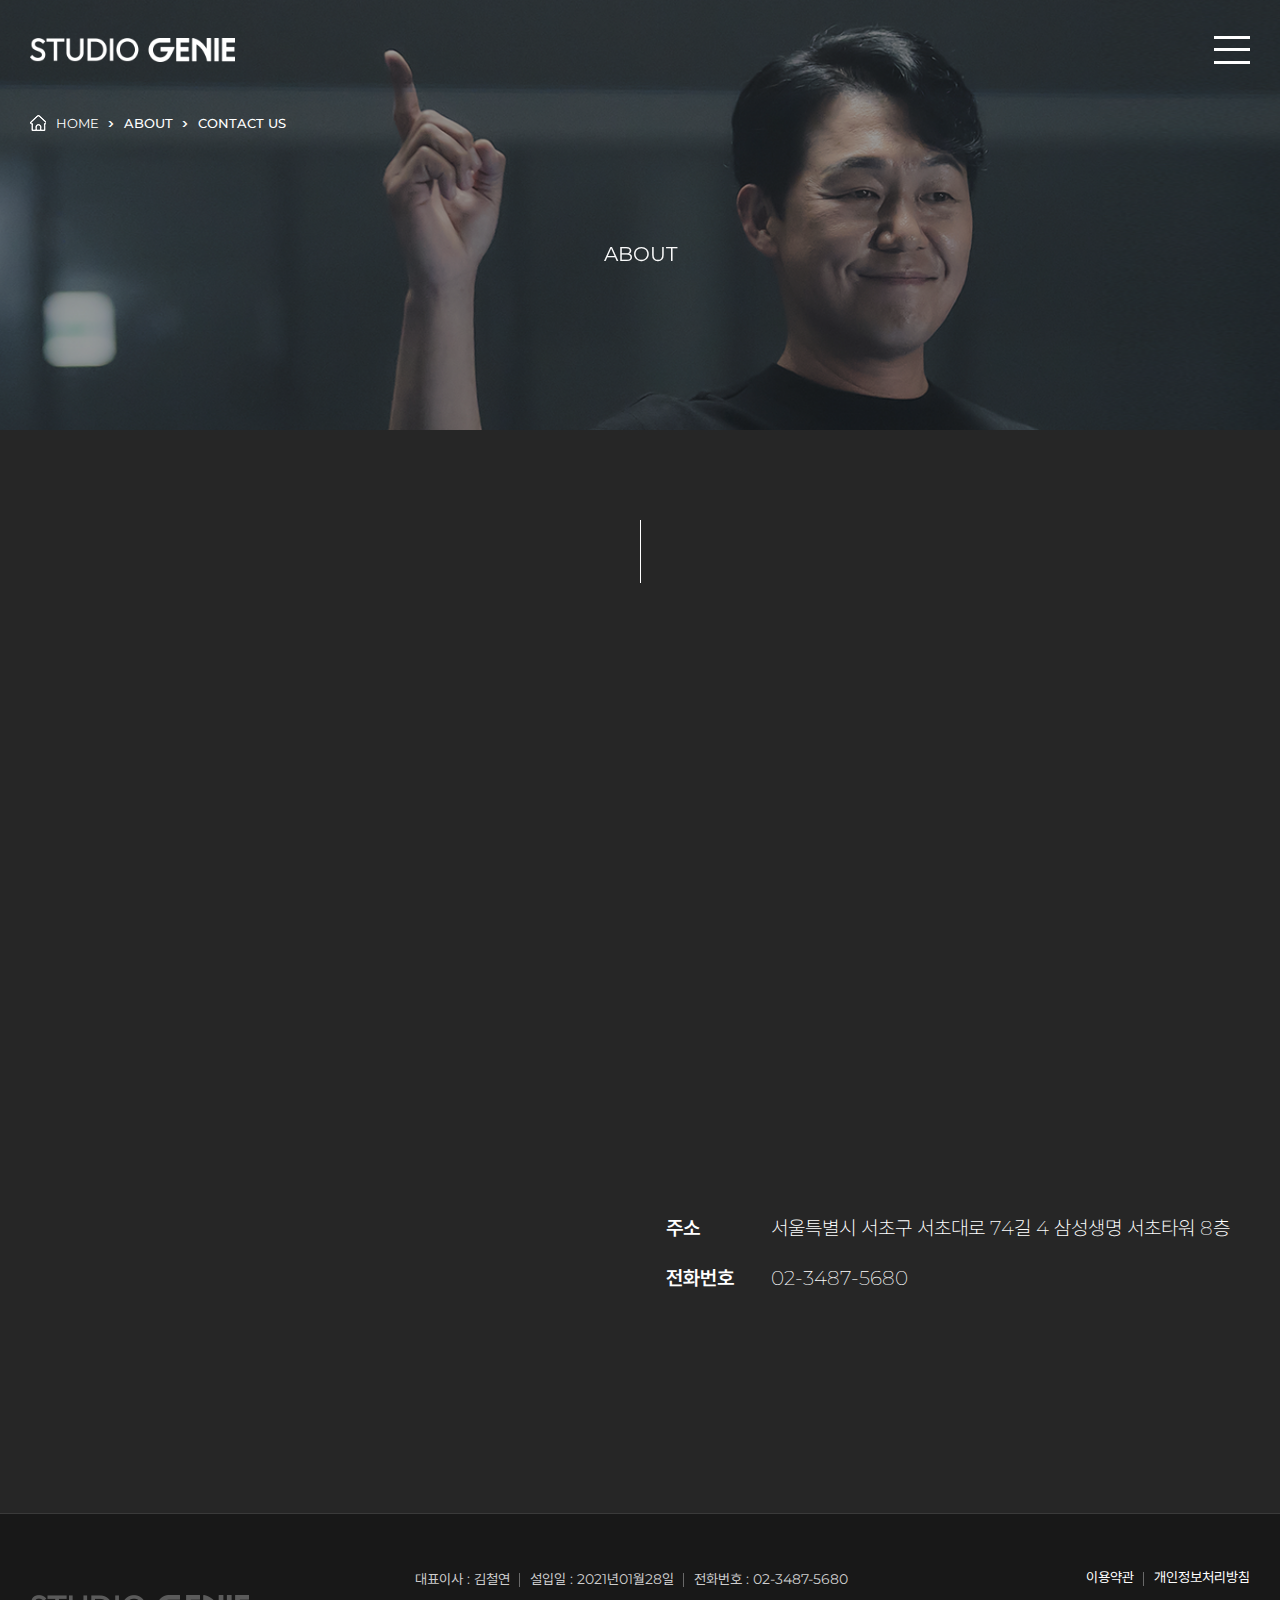
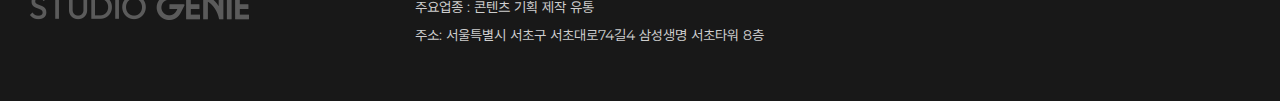
<file: sub/sub_01e.html>
<!DOCTYPE html>
<html lang="ko">
    <head>
        <meta charset="UTF-8" />
        <meta name="viewport" content="width=device-width, initial-scale=1" />
        <meta http-equiv="X-UA-Compatible" content="ie=edge" />
        <meta name="Keywords" content="ABOUT, WORKS, CAREERS, NEWS, IR, k콘텐츠, 스튜디오, 비전, 미션, 방영중" />
        <meta name="Description" content="TOP-TIER K-콘텐츠 스튜디오" />
        <meta name="Robots" content="All" />
        <meta name="Date" content="2023-02-06+09:00" />
        <meta http-equiv="Subject" content="KT STUDIO GENIE" />
        <meta http-equiv="Title" content="KT STUDIO GENIE" />
        <meta http-equiv="Author" content="JOY" />
        <meta http-equiv="Expires" content="-1" />
        <meta http-equiv="Cache-Control" content="no-cache" />
        <meta http-equiv="Pragma" content="no-cache" />
        <meta property="og:type" content="website" />
        <meta property="og:title" content="KT STUDIO GENIE" />
        <meta property="og:description" content="TOP-TIER K-콘텐츠 스튜디오" />
        <meta property="og:image" content="" />
        <meta property="og:url" content="" />
        <title>KT STUDIO GENIE</title>
        <!--CSS-->
        <link rel="stylesheet" href="../css/fonts.css" type="text/css" />
        <link rel="stylesheet" href="../css/all.css" type="text/css" />
        <link rel="stylesheet" href="../css/header.css" type="text/css" />
        <link rel="stylesheet" href="../css/main.css" type="text/css" />
        <link rel="stylesheet" href="../css/footer.css" type="text/css" />
        <link rel="stylesheet" href="../css/sub.css" type="text/css" />
        <link rel="stylesheet" href="../css/board.css" type="text/css" />
        <link rel="stylesheet" href="../css/setting.css" type="text/css" />
        <!--JQUERY-->
        <script src="https://cdnjs.cloudflare.com/ajax/libs/jquery/3.6.3/jquery.min.js"></script>
        <!--SLICK-->
        <link rel="stylesheet" type="text/css" href="../slick/slick.css" />
        <link rel="stylesheet" type="text/css" href="../slick/slick-theme.css" />
        <script src="../slick/slick.min.js"></script>
        <!--SWIPER-->
        <link rel="stylesheet" type="text/css" href="../swiper/swiper-bundle.min.css" />
        <script src="../swiper/swiper-bundle.min.js"></script>
        <!--GSAP-->
        <script src="../js/gsap.min.js"></script>
        <script src="../js/ScrollTrigger.min.js"></script>
        <!--AOS-->
        <link rel="stylesheet" type="text/css" href="../aos/aos.css" />
        <script src="../aos/aos.js"></script>
    </head>
    <body>
        <!--HEADER-->
        <header id="new_hd" class="hd_wrap">
            <div class="hd_area">
                <div class="hd_con">
                    <div class="hd_container">
                        <!--HD LOGO-->
                        <div class="logo_item">
                            <a href="../index.html" title="STUDIO GENIE"></a>
                        </div>
                        <!--HD LOGO END-->
                        <!--HD NAV-->
                        <nav class="hd_nav">
                            <ul class="nav_menu_box">
                                <li class="menu_item">
                                    <a href="#" title="ABOUT">ABOUT</a>
                                    <ul class="deps_box">
                                        <li class="deps_item"><a href="../sub/sub_01a.html" title="ABOUT US">ABOUT US</a></li>
                                        <li class="deps_item"><a href="../sub/sub_01b.html" title="COMPANY HISTORY">COMPANY HISTORY</a></li>
                                        <li class="deps_item"><a href="../sub/sub_01c.html" title="MISSION&VISION">MISSION & VISION</a></li>
                                        <li class="deps_item"><a href="../sub/sub_01d.html" title="PARTNERS">PARTNERS</a></li>
                                        <li class="deps_item"><a href="../sub/sub_01e.html" title="CONTACT US">CONTACT US</a></li>
                                    </ul>
                                </li>
                                <li class="menu_item">
                                    <a href="#" title="WORKS">WORKS</a>
                                    <ul class="deps_box">
                                        <li class="deps_item"><a href="../sub/sub_02a.html" title="ALL">ALL</a></li>
                                        <li class="deps_item"><a href="../sub/sub_02b.html" title="ON AIR">ON AIR</a></li>
                                        <li class="deps_item"><a href="../sub/sub_02c.html" title="UP COMING">UP COMING</a></li>
                                        <li class="deps_item"><a href="../sub/sub_02d.html" title="LIBRARY">LIBRARY</a></li>
                                    </ul>
                                </li>
                                <li class="menu_item">
                                    <a href="#" title="CAREERS">CAREERS</a>
                                    <ul class="deps_box">
                                        <li class="deps_item"><a href="../sub/sub_03a.html" title="IDEAL TALENTS">IDEAL TALENTS</a></li>
                                    </ul>
                                </li>
                                <li class="menu_item">
                                    <a href="#" title="NEWS">NEWS</a>
                                    <ul class="deps_box">
                                        <li class="deps_item"><a href="../sub/sub_04a.html" title="PRESS">PRESS</a></li>
                                        <li class="deps_item"><a href="../sub/sub_04b.html" title="NOTICE">NOTICE</a></li>
                                    </ul>
                                </li>
                            </ul>
                        </nav>
                        <!--HD NAV END-->
                        <!--HD LANG-->
                        <div class="lang_nav">
                            <ul class="lang_nav_box">
                                <li class="lang_item lang_active"><a href="#" title="KOR">KOR</a></li>
                                <li class="lang_item"><a href="#" title="ENG">ENG</a></li>
                            </ul>
                        </div>
                        <!--HD LANG END-->
                        <!--MO NAVBAR-->
                        <div class="mo_bars">
                            <button type="button" class="bars_btn">
                                <span></span>
                                <span></span>
                                <span></span>
                            </button>
                        </div>
                        <!--MO NAVBAR END-->
                    </div>
                </div>
            </div>
        </header>
        <!--HEADER END-->
        <!--MO NAV-->
        <div class="mo_bg"></div>
        <div class="mo_nav_wrap">
            <div class="mo_nav_area">
                <div class="mo_bars_cont">
                    <div class="mo_bars">
                        <button type="button" class="bars_btn bars_close bar_active">
                            <span></span>
                            <span></span>
                            <span></span>
                        </button>
                    </div>
                </div>
                <ul class="mo_nav_box">
                    <li class="mo_menu_item">
                        <div class="mo_menu_ob">
                            <a href="#">ABOUT <span class="arrows"></span></a>
                        </div>
                        <ul class="mo_deps_box">
                            <li class="deps_item"><a href="../sub/sub_01a.html" title="ABOUT US">ABOUT US</a></li>
                            <li class="deps_item"><a href="../sub/sub_01b.html" title="COMPANY HISTORY">COMPANY HISTORY</a></li>
                            <li class="deps_item"><a href="../sub/sub_01c.html" title="MISSION&VISION">MISSION & VISION</a></li>
                            <li class="deps_item"><a href="../sub/sub_01d.html" title="PARTNERS">PARTNERS</a></li>
                            <li class="deps_item"><a href="../sub/sub_01e.html" title="CONTACT US">CONTACT US</a></li>
                        </ul>
                    </li>
                    <li class="mo_menu_item">
                        <div class="mo_menu_ob">
                            <a href="#">WORKS <span class="arrows"></span></a>
                        </div>
                        <ul class="mo_deps_box">
                            <li class="deps_item"><a href="../sub/sub_02a.html" title="ALL">ALL</a></li>
                            <li class="deps_item"><a href="../sub/sub_02b.html" title="ON AIR">ON AIR</a></li>
                            <li class="deps_item"><a href="../sub/sub_02c.html" title="UP COMING">UP COMING</a></li>
                            <li class="deps_item"><a href="../sub/sub_02d.html" title="LIBRARY">LIBRARY</a></li>
                        </ul>
                    </li>
                    <li class="mo_menu_item">
                        <div class="mo_menu_ob">
                            <a href="#">CAREERS <span class="arrows"></span></a>
                        </div>
                        <ul class="mo_deps_box">
                            <li class="deps_item"><a href="../sub/sub_03a.html" title="IDEAL TALENTS">IDEAL TALENTS</a></li>
                        </ul>
                    </li>
                    <li class="mo_menu_item">
                        <div class="mo_menu_ob">
                            <a href="#">NEWS <span class="arrows"></span></a>
                        </div>
                        <ul class="mo_deps_box">
                            <li class="deps_item"><a href="../sub/sub_04a.html" title="PRESS">PRESS</a></li>
                            <li class="deps_item"><a href="../sub/sub_04b.html" title="NOTICE">NOTICE</a></li>
                        </ul>
                    </li>
                </ul>
            </div>
        </div>
        <!--MO NAV END-->
        <!--SUB TIT-->
        <div id="sub_tit" class="subtit_wrap">
            <div class="subtit_con">
                <div id="contact_bg" class="subtit_area">
                    <div class="subtit_container">
                        <div class="cate_con">
                            <ul class="cate_box">
                                <li class="cate_txt cate_home">
                                    <a href="../index.html"><span></span>HOME</a>
                                </li>
                                <li class="cate_txt">ABOUT</li>
                                <li class="cate_txt">CONTACT US</li>
                            </ul>
                        </div>
                        <div class="cate_txt">
                            <div class="cate_txt_box">
                                <p class="scroll-dlay">ABOUT</p>
                                <h2 class="scroll-dlay">CONTACT US</h2>
                            </div>
                        </div>
                    </div>
                </div>
            </div>
        </div>
        <!--SUB TIT END-->
        <!--SUB SECTION-->
        <section id="sub_section" class="sub_wrap">
            <div class="sub_area">
                <div class="sub_container">
                    <!--CONTACT-->
                    <div id="contactus" class="sub_con">
                        <div class="line"></div>
                        <div class="contact_con">
                            <div class="contact_map">
                                <iframe src="https://www.google.com/maps/embed?pb=!1m18!1m12!1m3!1d6330.952945036329!2d127.02157972276017!3d37.496678895175535!2m3!1f0!2f0!3f0!3m2!1i1024!2i768!4f13.1!3m3!1m2!1s0x357ca15bbba0654f%3A0xbadb6d32762ec964!2zKOyjvCnsvIDsnbTti7DsiqTtipzrlJTsmKTsp4Dri4g!5e0!3m2!1sko!2skr!4v1676439766214!5m2!1sko!2skr" width="100%" height="100%" style="border: 0" allowfullscreen="" loading="lazy" referrerpolicy="no-referrer-when-downgrade"></iframe>
                            </div>
                            <div class="contact_txt_con">
                                <div class="contact_tit scrollani">
                                    <div class="contact_tit_box">
                                        <p>Location</p>
                                        <h2>스튜디오지니<br />본사</h2>
                                    </div>
                                </div>
                                <div class="contact_txt_box">
                                    <ul class="contact_txt">
                                        <li>
                                            <div class="txt_tit"><h2>주소</h2></div>
                                            <div class="txt_cont">
                                                <p>서울특별시 서초구 서초대로 74길 4 삼성생명 서초타워 8층</p>
                                            </div>
                                        </li>
                                        <li>
                                            <div class="txt_tit"><h2>전화번호</h2></div>
                                            <div class="txt_cont">
                                                <p>02-3487-5680</p>
                                            </div>
                                        </li>
                                    </ul>
                                </div>
                            </div>
                        </div>
                    </div>
                    <!--CONTACT END-->
                </div>
            </div>
        </section>
        <!--SUB SECTION END-->
        <!--FOOTER-->
        <footer id="new_ft" class="ft_wrap">
            <div class="ft_area">
                <div class="ft_con">
                    <div class="ft_container">
                        <div class="ft_lt">
                            <!--FT LOGO-->
                            <div class="ft_logo">
                                <a href="#" title="STUDIO GENIE"></a>
                            </div>
                            <!--FT LOGO END-->
                            <!--FT TXT-->
                            <div class="ft_stat">
                                <div class="ft_terms ft_terms2">
                                    <ul class="ft_terms_box">
                                        <li><a href="#" title="이용약관">이용약관</a></li>
                                        <li><a href="#" title="개인정보처리방침">개인정보처리방침</a></li>
                                    </ul>
                                </div>
                                <ul class="ft_stat_box">
                                    <li><span>대표이사 : 김철연</span><span>설입일 : 2021년01월28일</span><span>전화번호 : 02-3487-5680</span></li>
                                    <li>주요업종 : 콘텐츠 기획 제작 유통</li>
                                    <li>주소: 서울특별시 서초구 서초대로74길4 삼성생명 서초타워 8층</li>
                                </ul>
                            </div>
                            <!--FT TXT END-->
                        </div>
                        <!--FT TERMS-->
                        <div class="ft_terms">
                            <ul class="ft_terms_box">
                                <li><a href="#" title="이용약관">이용약관</a></li>
                                <li><a href="#" title="개인정보처리방침">개인정보처리방침</a></li>
                            </ul>
                        </div>
                        <!--FT TERMS END-->
                    </div>
                </div>
            </div>
        </footer>
        <!--FOOTER END-->
    </body>
    <script src="../js/common.js"></script>
    <script src="../js/anim.js"></script>
</html>
</file>
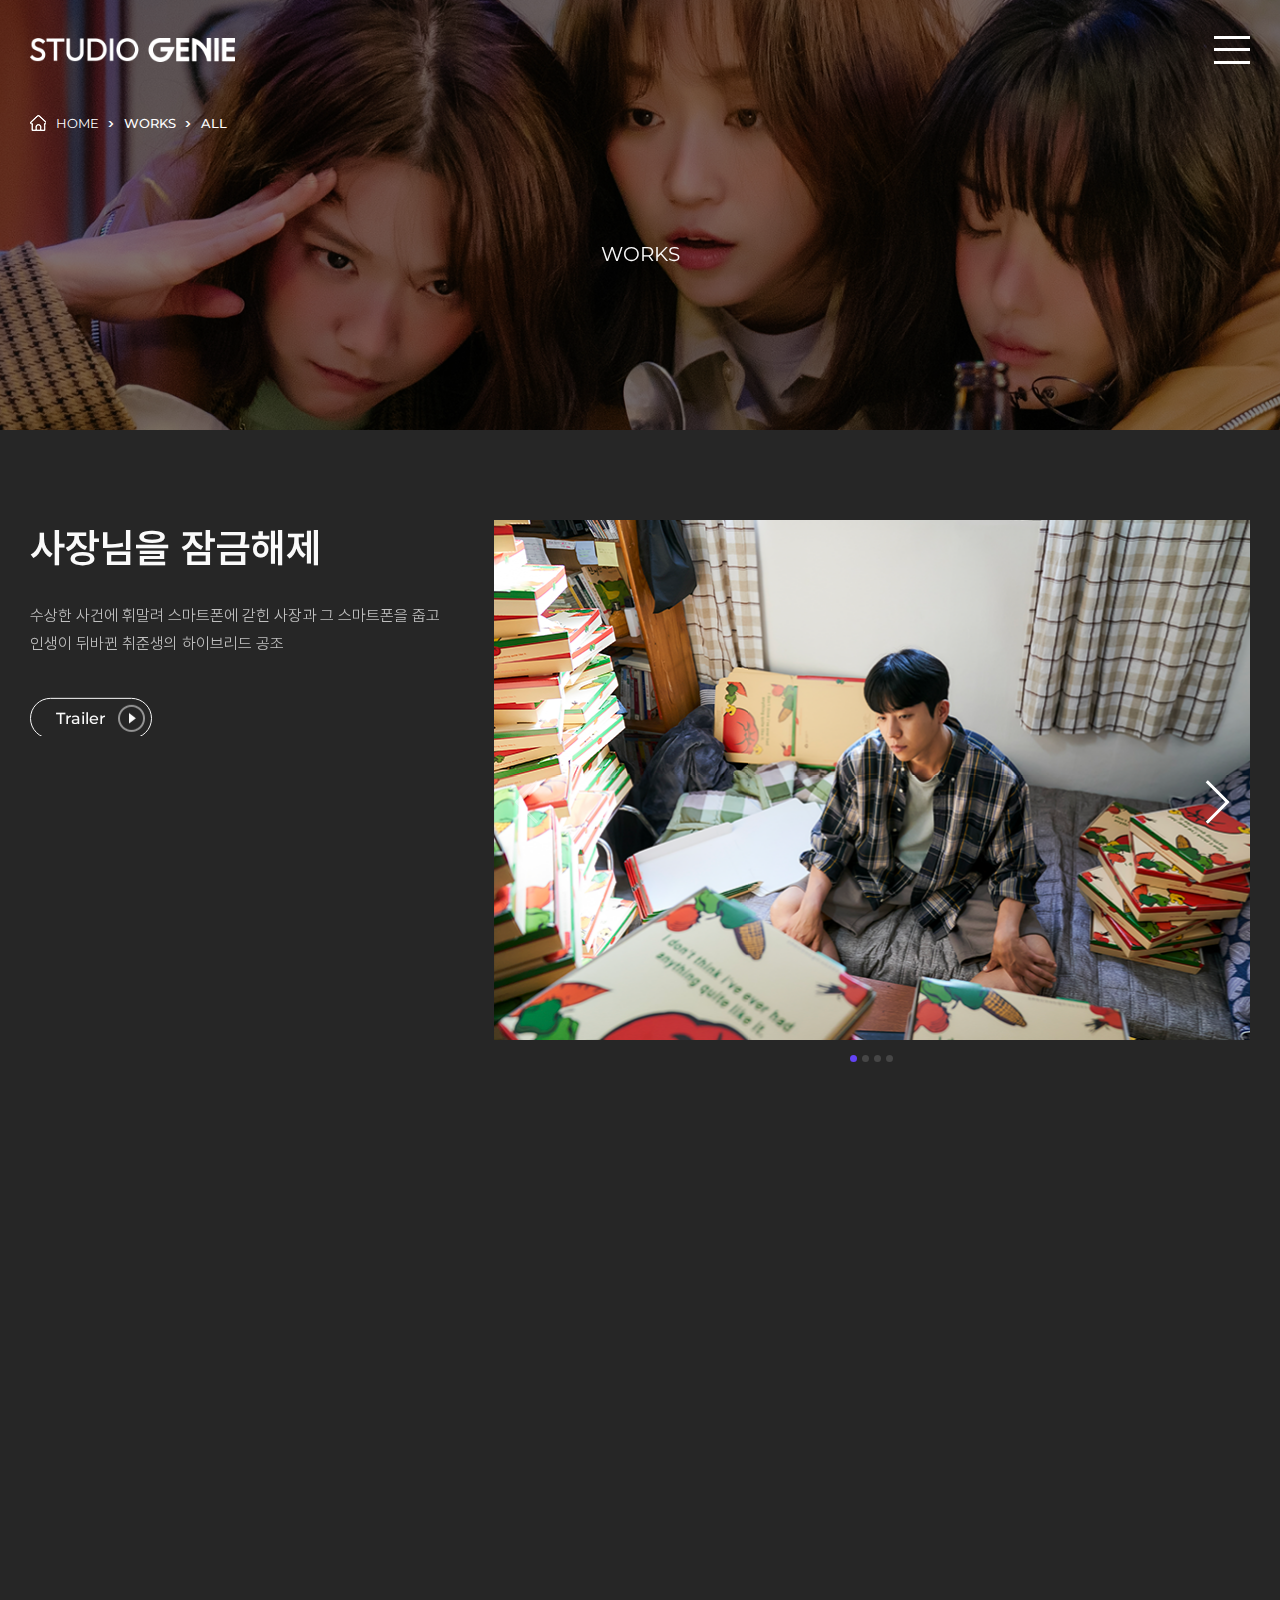
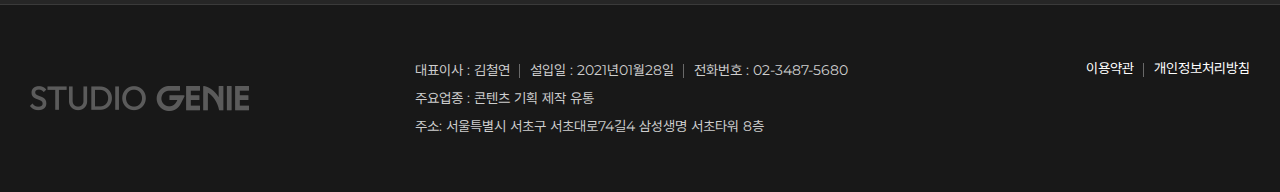
<file: sub/sub_02a-view.html>
<!DOCTYPE html>
<html lang="ko">
    <head>
        <meta charset="UTF-8" />
        <meta name="viewport" content="width=device-width, initial-scale=1" />
        <meta http-equiv="X-UA-Compatible" content="ie=edge" />
        <meta name="Keywords" content="ABOUT, WORKS, CAREERS, NEWS, IR, k콘텐츠, 스튜디오, 비전, 미션, 방영중" />
        <meta name="Description" content="TOP-TIER K-콘텐츠 스튜디오" />
        <meta name="Robots" content="All" />
        <meta name="Date" content="2023-02-06+09:00" />
        <meta http-equiv="Subject" content="KT STUDIO GENIE" />
        <meta http-equiv="Title" content="KT STUDIO GENIE" />
        <meta http-equiv="Author" content="JOY" />
        <meta http-equiv="Expires" content="-1" />
        <meta http-equiv="Cache-Control" content="no-cache" />
        <meta http-equiv="Pragma" content="no-cache" />
        <meta property="og:type" content="website" />
        <meta property="og:title" content="KT STUDIO GENIE" />
        <meta property="og:description" content="TOP-TIER K-콘텐츠 스튜디오" />
        <meta property="og:image" content="" />
        <meta property="og:url" content="" />
        <title>KT STUDIO GENIE</title>
        <!--CSS-->
        <link rel="stylesheet" href="../css/fonts.css" type="text/css" />
        <link rel="stylesheet" href="../css/all.css" type="text/css" />
        <link rel="stylesheet" href="../css/header.css" type="text/css" />
        <link rel="stylesheet" href="../css/main.css" type="text/css" />
        <link rel="stylesheet" href="../css/footer.css" type="text/css" />
        <link rel="stylesheet" href="../css/sub.css" type="text/css" />
        <link rel="stylesheet" href="../css/board.css" type="text/css" />
        <link rel="stylesheet" href="../css/setting.css" type="text/css" />
        <!--JQUERY-->
        <script src="https://cdnjs.cloudflare.com/ajax/libs/jquery/3.6.3/jquery.min.js"></script>
        <!--SLICK-->
        <link rel="stylesheet" type="text/css" href="../slick/slick.css" />
        <link rel="stylesheet" type="text/css" href="../slick/slick-theme.css" />
        <script src="../slick/slick.min.js"></script>
        <!--SWIPER-->
        <link rel="stylesheet" type="text/css" href="../swiper/swiper-bundle.min.css" />
        <script src="../swiper/swiper-bundle.min.js"></script>
        <!--GSAP-->
        <script src="../js/gsap.min.js"></script>
        <script src="../js/ScrollTrigger.min.js"></script>
        <!--AOS-->
        <link rel="stylesheet" type="text/css" href="../aos/aos.css" />
        <script src="../aos/aos.js"></script>
    </head>
    <body>
        <!--HEADER-->
        <header id="new_hd" class="hd_wrap">
            <div class="hd_area">
                <div class="hd_con">
                    <div class="hd_container">
                        <!--HD LOGO-->
                        <div class="logo_item">
                            <a href="../index.html" title="STUDIO GENIE"></a>
                        </div>
                        <!--HD LOGO END-->
                        <!--HD NAV-->
                        <nav class="hd_nav">
                            <ul class="nav_menu_box">
                                <li class="menu_item">
                                    <a href="#" title="ABOUT">ABOUT</a>
                                    <ul class="deps_box">
                                        <li class="deps_item"><a href="../sub/sub_01a.html" title="ABOUT US">ABOUT US</a></li>
                                        <li class="deps_item"><a href="../sub/sub_01b.html" title="COMPANY HISTORY">COMPANY HISTORY</a></li>
                                        <li class="deps_item"><a href="../sub/sub_01c.html" title="MISSION&VISION">MISSION & VISION</a></li>
                                        <li class="deps_item"><a href="../sub/sub_01d.html" title="PARTNERS">PARTNERS</a></li>
                                        <li class="deps_item"><a href="../sub/sub_01e.html" title="CONTACT US">CONTACT US</a></li>
                                    </ul>
                                </li>
                                <li class="menu_item">
                                    <a href="#" title="WORKS">WORKS</a>
                                    <ul class="deps_box">
                                        <li class="deps_item"><a href="../sub/sub_02a.html" title="ALL">ALL</a></li>
                                        <li class="deps_item"><a href="../sub/sub_02b.html" title="ON AIR">ON AIR</a></li>
                                        <li class="deps_item"><a href="../sub/sub_02c.html" title="UP COMING">UP COMING</a></li>
                                        <li class="deps_item"><a href="../sub/sub_02d.html" title="LIBRARY">LIBRARY</a></li>
                                    </ul>
                                </li>
                                <li class="menu_item">
                                    <a href="#" title="CAREERS">CAREERS</a>
                                    <ul class="deps_box">
                                        <li class="deps_item"><a href="../sub/sub_03a.html" title="IDEAL TALENTS">IDEAL TALENTS</a></li>
                                    </ul>
                                </li>
                                <li class="menu_item">
                                    <a href="#" title="NEWS">NEWS</a>
                                    <ul class="deps_box">
                                        <li class="deps_item"><a href="../sub/sub_04a.html" title="PRESS">PRESS</a></li>
                                        <li class="deps_item"><a href="../sub/sub_04b.html" title="NOTICE">NOTICE</a></li>
                                    </ul>
                                </li>
                            </ul>
                        </nav>
                        <!--HD NAV END-->
                        <!--HD LANG-->
                        <div class="lang_nav">
                            <ul class="lang_nav_box">
                                <li class="lang_item lang_active"><a href="#" title="KOR">KOR</a></li>
                                <li class="lang_item"><a href="#" title="ENG">ENG</a></li>
                            </ul>
                        </div>
                        <!--HD LANG END-->
                        <!--MO NAVBAR-->
                        <div class="mo_bars">
                            <button type="button" class="bars_btn">
                                <span></span>
                                <span></span>
                                <span></span>
                            </button>
                        </div>
                        <!--MO NAVBAR END-->
                    </div>
                </div>
            </div>
        </header>
        <!--HEADER END-->
        <!--MO NAV-->
        <div class="mo_bg"></div>
        <div class="mo_nav_wrap">
            <div class="mo_nav_area">
                <div class="mo_bars_cont">
                    <div class="mo_bars">
                        <button type="button" class="bars_btn bars_close bar_active">
                            <span></span>
                            <span></span>
                            <span></span>
                        </button>
                    </div>
                </div>
                <ul class="mo_nav_box">
                    <li class="mo_menu_item">
                        <div class="mo_menu_ob">
                            <a href="#">ABOUT <span class="arrows"></span></a>
                        </div>
                        <ul class="mo_deps_box">
                            <li class="deps_item"><a href="../sub/sub_01a.html" title="ABOUT US">ABOUT US</a></li>
                            <li class="deps_item"><a href="../sub/sub_01b.html" title="COMPANY HISTORY">COMPANY HISTORY</a></li>
                            <li class="deps_item"><a href="../sub/sub_01c.html" title="MISSION&VISION">MISSION & VISION</a></li>
                            <li class="deps_item"><a href="../sub/sub_01d.html" title="PARTNERS">PARTNERS</a></li>
                            <li class="deps_item"><a href="../sub/sub_01e.html" title="CONTACT US">CONTACT US</a></li>
                        </ul>
                    </li>
                    <li class="mo_menu_item">
                        <div class="mo_menu_ob">
                            <a href="#">WORKS <span class="arrows"></span></a>
                        </div>
                        <ul class="mo_deps_box">
                            <li class="deps_item"><a href="../sub/sub_02a.html" title="ALL">ALL</a></li>
                            <li class="deps_item"><a href="../sub/sub_02b.html" title="ON AIR">ON AIR</a></li>
                            <li class="deps_item"><a href="../sub/sub_02c.html" title="UP COMING">UP COMING</a></li>
                            <li class="deps_item"><a href="../sub/sub_02d.html" title="LIBRARY">LIBRARY</a></li>
                        </ul>
                    </li>
                    <li class="mo_menu_item">
                        <div class="mo_menu_ob">
                            <a href="#">CAREERS <span class="arrows"></span></a>
                        </div>
                        <ul class="mo_deps_box">
                            <li class="deps_item"><a href="../sub/sub_03a.html" title="IDEAL TALENTS">IDEAL TALENTS</a></li>
                        </ul>
                    </li>
                    <li class="mo_menu_item">
                        <div class="mo_menu_ob">
                            <a href="#">NEWS <span class="arrows"></span></a>
                        </div>
                        <ul class="mo_deps_box">
                            <li class="deps_item"><a href="../sub/sub_04a.html" title="PRESS">PRESS</a></li>
                            <li class="deps_item"><a href="../sub/sub_04b.html" title="NOTICE">NOTICE</a></li>
                        </ul>
                    </li>
                </ul>
            </div>
        </div>
        <!--MO NAV END-->
        <!--SUB TIT-->
        <div id="sub_tit" class="subtit_wrap">
            <div class="subtit_con">
                <div id="works_bg" class="subtit_area">
                    <div class="subtit_container">
                        <div class="cate_con">
                            <ul class="cate_box">
                                <li class="cate_txt cate_home">
                                    <a href="../index.html"><span></span>HOME</a>
                                </li>
                                <li class="cate_txt">WORKS</li>
                                <li class="cate_txt">ALL</li>
                            </ul>
                        </div>
                        <div class="cate_txt">
                            <div class="cate_txt_box">
                                <p class="scroll-dlay">WORKS</p>
                                <h2 class="scroll-dlay">ALL</h2>
                            </div>
                        </div>
                    </div>
                </div>
            </div>
        </div>
        <!--SUB TIT END-->
        <!--SUB SECTION-->
        <section id="sub_section" class="sub_wrap">
            <div class="sub_area">
                <div class="sub_container">
                    <!--WORK VIEW-->
                    <div id="contactus" class="sub_con">
                        <div class="work_view_con">
                            <div class="work_view_txt">
                                <h2 class="scrollani">사장님을 잠금해제</h2>
                                <div class="txt_box scrollani">
                                    <p>
                                        수상한 사건에 휘말려 스마트폰에 갇힌 사장과 그 스마트폰을 줍고<br />
                                        인생이 뒤바뀐 취준생의 하이브리드 공조
                                    </p>
                                    <div class="view_trailer">
                                        <a href="#">Trailer <span></span></a>
                                    </div>
                                </div>
                            </div>
                            <div class="work_view_cont">
                                <div class="work_view_slider">
                                    <ul class="viewslider_box">
                                        <li class="viewslide_item viewslide_item1">
                                            <div class="slide_img">
                                                <img src="../img/work_slide_01.png" alt="" />
                                            </div>
                                        </li>
                                        <li class="viewslide_item viewslide_item1">
                                            <div class="slide_img">
                                                <img src="../img/work_slide_01.png" alt="" />
                                            </div>
                                        </li>
                                        <li class="viewslide_item viewslide_item1">
                                            <div class="slide_img">
                                                <img src="../img/work_slide_01.png" alt="" />
                                            </div>
                                        </li>
                                        <li class="viewslide_item viewslide_item1">
                                            <div class="slide_img">
                                                <img src="../img/work_slide_01.png" alt="" />
                                            </div>
                                        </li>
                                    </ul>
                                    <ul class="viewslider_arrows">
                                        <li class="viewarrows viewarrows_prev"><button></button></li>
                                        <li class="viewarrows viewarrows_next"><button></button></li>
                                    </ul>
                                </div>
                                <div class="work_view_table">
                                    <ul class="work_view_table_box scrollani">
                                        <li>
                                            <div class="view_th"><h2>연출</h2></div>
                                            <div class="view_td">
                                                <p>이철하</p>
                                            </div>
                                        </li>
                                        <li>
                                            <div class="view_th"><h2>극본</h2></div>
                                            <div class="view_td">
                                                <p>김형민</p>
                                            </div>
                                        </li>
                                        <li>
                                            <div class="view_th"><h2>공동제작</h2></div>
                                            <div class="view_td">
                                                <p>스튜디오N, 콘텐츠지음</p>
                                            </div>
                                        </li>
                                        <li>
                                            <div class="view_th"><h2>출연</h2></div>
                                            <div class="view_td">
                                                <p>채종협, 서은수, 박성웅</p>
                                            </div>
                                        </li>
                                        <li>
                                            <div class="view_th"><h2>포맷</h2></div>
                                            <div class="view_td">
                                                <p>60분 x 12부</p>
                                            </div>
                                        </li>
                                        <li class="table_auto">
                                            <div class="view_th"><h2>방영기간 및 채널정보</h2></div>
                                            <div class="view_td">
                                                <p>ENA 2022.11.30. ~ 2023.01.05. (수, 목) 21:00</p>
                                            </div>
                                        </li>
                                    </ul>
                                    <ul class="work_view_btn scrollani">
                                        <li><a href="#">목록</a></li>
                                    </ul>
                                </div>
                            </div>
                        </div>
                    </div>
                    <!--WORK VIEW END-->
                </div>
            </div>
        </section>
        <!--SUB SECTION END-->
        <!--FOOTER-->
        <footer id="new_ft" class="ft_wrap">
            <div class="ft_area">
                <div class="ft_con">
                    <div class="ft_container">
                        <div class="ft_lt">
                            <!--FT LOGO-->
                            <div class="ft_logo">
                                <a href="#" title="STUDIO GENIE"></a>
                            </div>
                            <!--FT LOGO END-->
                            <!--FT TXT-->
                            <div class="ft_stat">
                                <div class="ft_terms ft_terms2">
                                    <ul class="ft_terms_box">
                                        <li><a href="#" title="이용약관">이용약관</a></li>
                                        <li><a href="#" title="개인정보처리방침">개인정보처리방침</a></li>
                                    </ul>
                                </div>
                                <ul class="ft_stat_box">
                                    <li><span>대표이사 : 김철연</span><span>설입일 : 2021년01월28일</span><span>전화번호 : 02-3487-5680</span></li>
                                    <li>주요업종 : 콘텐츠 기획 제작 유통</li>
                                    <li>주소: 서울특별시 서초구 서초대로74길4 삼성생명 서초타워 8층</li>
                                </ul>
                            </div>
                            <!--FT TXT END-->
                        </div>
                        <!--FT TERMS-->
                        <div class="ft_terms">
                            <ul class="ft_terms_box">
                                <li><a href="#" title="이용약관">이용약관</a></li>
                                <li><a href="#" title="개인정보처리방침">개인정보처리방침</a></li>
                            </ul>
                        </div>
                        <!--FT TERMS END-->
                    </div>
                </div>
            </div>
        </footer>
        <!--FOOTER END-->
    </body>
    <script src="../js/common.js"></script>
    <script src="../js/anim.js"></script>
</html>
</file>
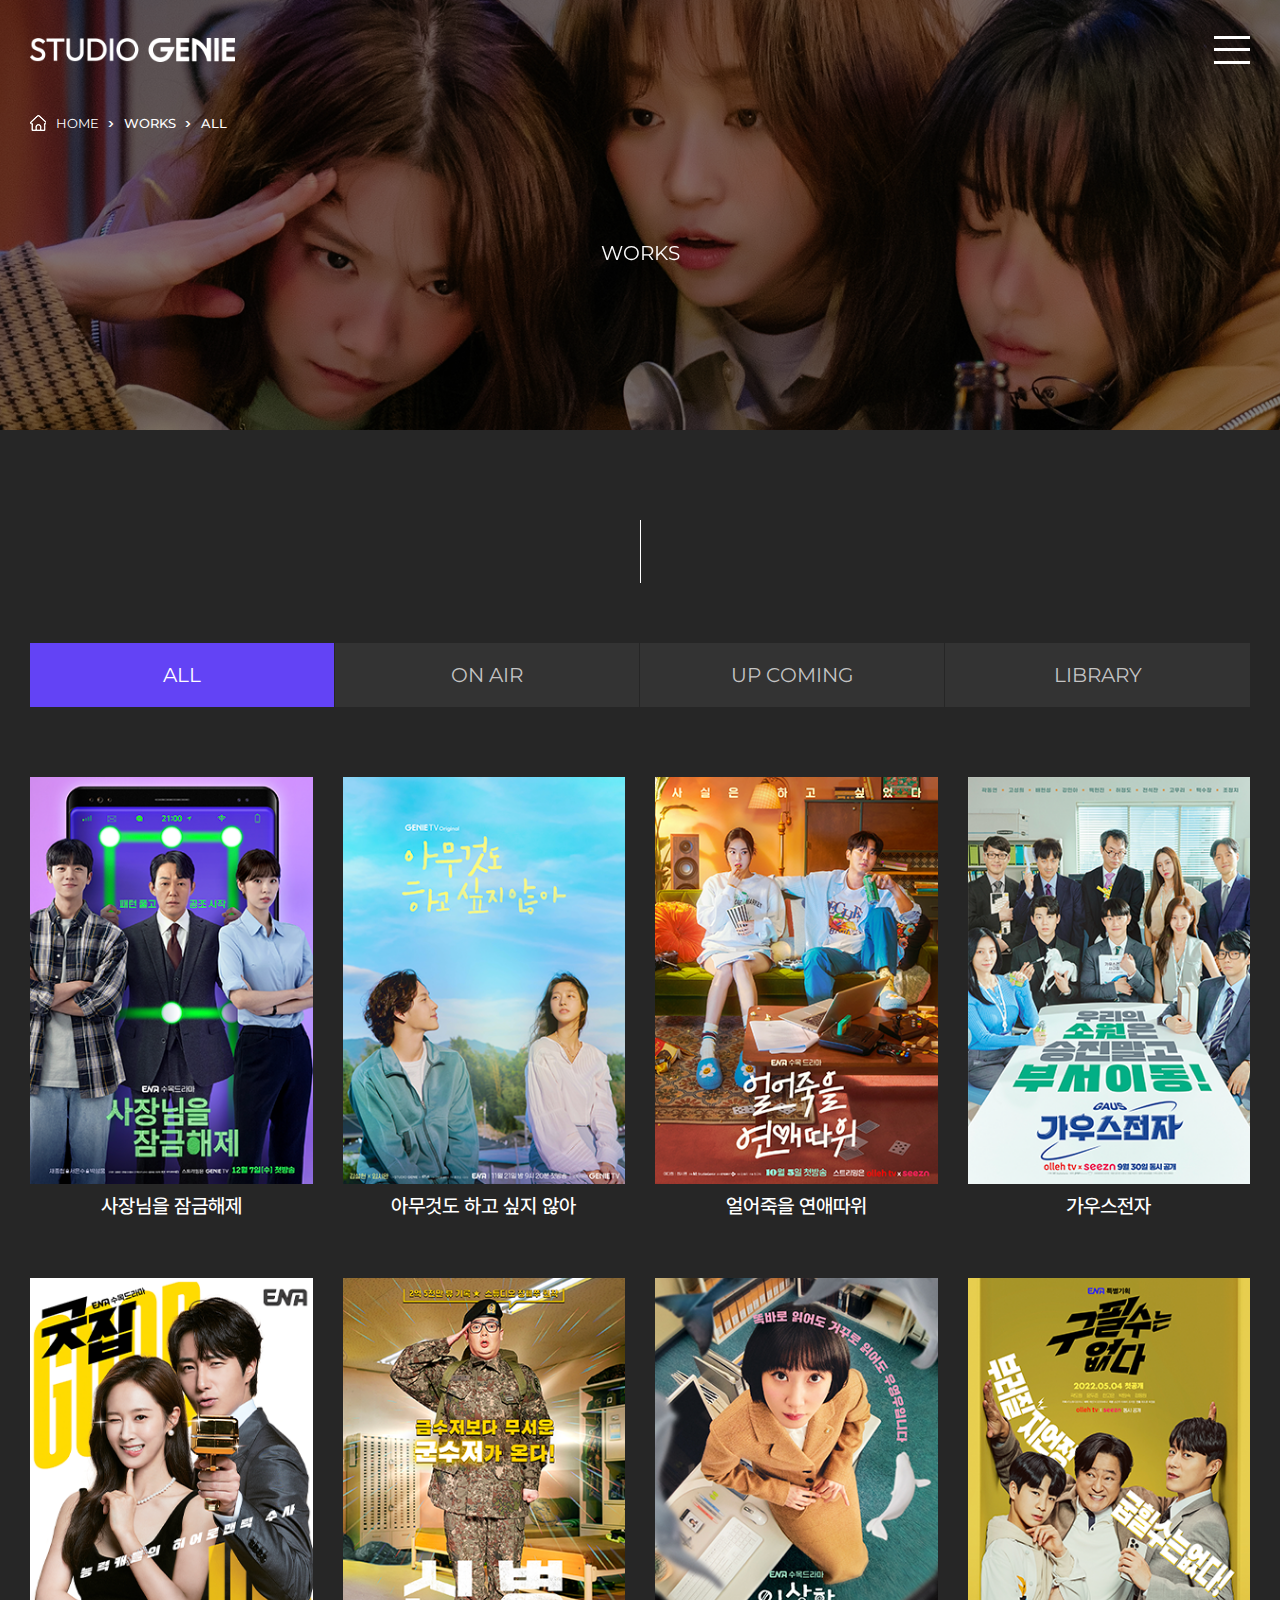
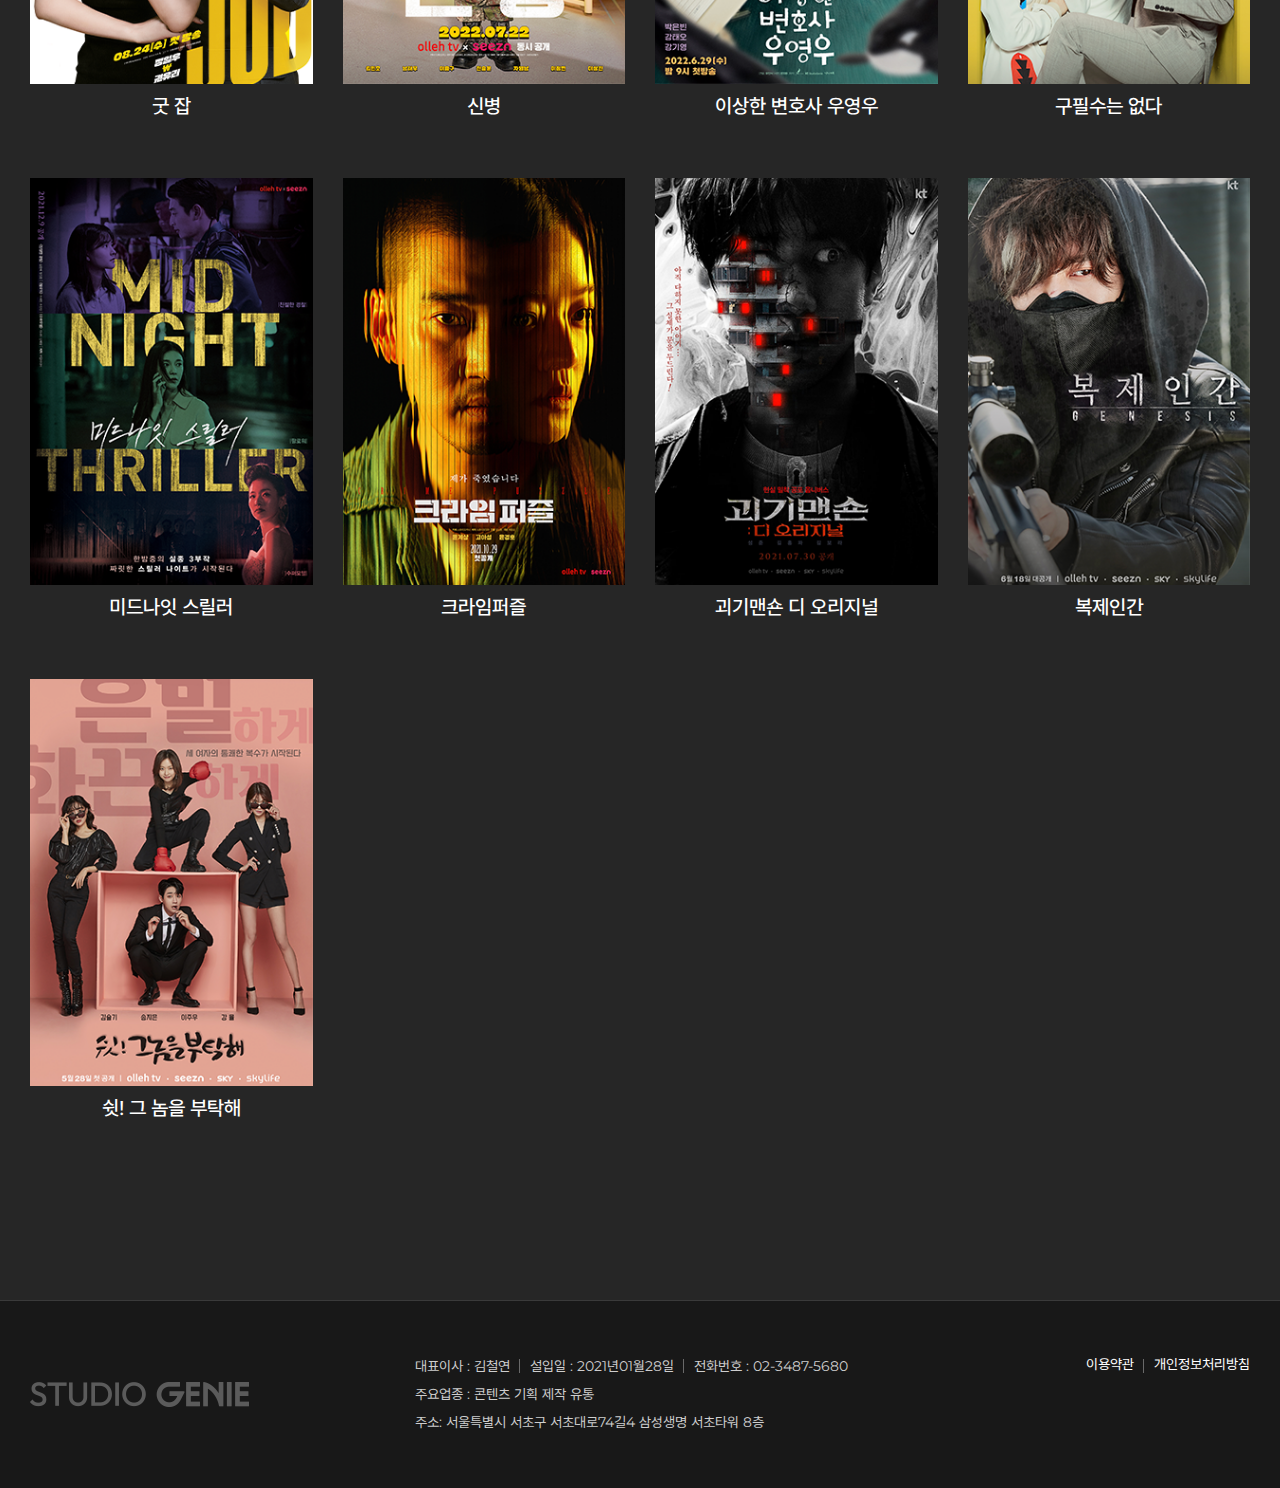
<file: sub/sub_02a.html>
<!DOCTYPE html>
<html lang="ko">
    <head>
        <meta charset="UTF-8" />
        <meta name="viewport" content="width=device-width, initial-scale=1" />
        <meta http-equiv="X-UA-Compatible" content="ie=edge" />
        <meta name="Keywords" content="ABOUT, WORKS, CAREERS, NEWS, IR, k콘텐츠, 스튜디오, 비전, 미션, 방영중" />
        <meta name="Description" content="TOP-TIER K-콘텐츠 스튜디오" />
        <meta name="Robots" content="All" />
        <meta name="Date" content="2023-02-06+09:00" />
        <meta http-equiv="Subject" content="KT STUDIO GENIE" />
        <meta http-equiv="Title" content="KT STUDIO GENIE" />
        <meta http-equiv="Author" content="JOY" />
        <meta http-equiv="Expires" content="-1" />
        <meta http-equiv="Cache-Control" content="no-cache" />
        <meta http-equiv="Pragma" content="no-cache" />
        <meta property="og:type" content="website" />
        <meta property="og:title" content="KT STUDIO GENIE" />
        <meta property="og:description" content="TOP-TIER K-콘텐츠 스튜디오" />
        <meta property="og:image" content="" />
        <meta property="og:url" content="" />
        <title>KT STUDIO GENIE</title>
        <!--CSS-->
        <link rel="stylesheet" href="../css/fonts.css" type="text/css" />
        <link rel="stylesheet" href="../css/all.css" type="text/css" />
        <link rel="stylesheet" href="../css/header.css" type="text/css" />
        <link rel="stylesheet" href="../css/main.css" type="text/css" />
        <link rel="stylesheet" href="../css/footer.css" type="text/css" />
        <link rel="stylesheet" href="../css/sub.css" type="text/css" />
        <link rel="stylesheet" href="../css/board.css" type="text/css" />
        <link rel="stylesheet" href="../css/setting.css" type="text/css" />
        <!--JQUERY-->
        <script src="https://cdnjs.cloudflare.com/ajax/libs/jquery/3.6.3/jquery.min.js"></script>
        <!--SLICK-->
        <link rel="stylesheet" type="text/css" href="../slick/slick.css" />
        <link rel="stylesheet" type="text/css" href="../slick/slick-theme.css" />
        <script src="../slick/slick.min.js"></script>
        <!--SWIPER-->
        <link rel="stylesheet" type="text/css" href="../swiper/swiper-bundle.min.css" />
        <script src="../swiper/swiper-bundle.min.js"></script>
        <!--GSAP-->
        <script src="../js/gsap.min.js"></script>
        <script src="../js/ScrollTrigger.min.js"></script>
        <!--AOS-->
        <link rel="stylesheet" type="text/css" href="../aos/aos.css" />
        <script src="../aos/aos.js"></script>
    </head>
    <body>
        <!--HEADER-->
        <header id="new_hd" class="hd_wrap">
            <div class="hd_area">
                <div class="hd_con">
                    <div class="hd_container">
                        <!--HD LOGO-->
                        <div class="logo_item">
                            <a href="../index.html" title="STUDIO GENIE"></a>
                        </div>
                        <!--HD LOGO END-->
                        <!--HD NAV-->
                        <nav class="hd_nav">
                            <ul class="nav_menu_box">
                                <li class="menu_item">
                                    <a href="#" title="ABOUT">ABOUT</a>
                                    <ul class="deps_box">
                                        <li class="deps_item"><a href="../sub/sub_01a.html" title="ABOUT US">ABOUT US</a></li>
                                        <li class="deps_item"><a href="../sub/sub_01b.html" title="COMPANY HISTORY">COMPANY HISTORY</a></li>
                                        <li class="deps_item"><a href="../sub/sub_01c.html" title="MISSION&VISION">MISSION & VISION</a></li>
                                        <li class="deps_item"><a href="../sub/sub_01d.html" title="PARTNERS">PARTNERS</a></li>
                                        <li class="deps_item"><a href="../sub/sub_01e.html" title="CONTACT US">CONTACT US</a></li>
                                    </ul>
                                </li>
                                <li class="menu_item">
                                    <a href="#" title="WORKS">WORKS</a>
                                    <ul class="deps_box">
                                        <li class="deps_item"><a href="../sub/sub_02a.html" title="ALL">ALL</a></li>
                                        <li class="deps_item"><a href="../sub/sub_02b.html" title="ON AIR">ON AIR</a></li>
                                        <li class="deps_item"><a href="../sub/sub_02c.html" title="UP COMING">UP COMING</a></li>
                                        <li class="deps_item"><a href="../sub/sub_02d.html" title="LIBRARY">LIBRARY</a></li>
                                    </ul>
                                </li>
                                <li class="menu_item">
                                    <a href="#" title="CAREERS">CAREERS</a>
                                    <ul class="deps_box">
                                        <li class="deps_item"><a href="../sub/sub_03a.html" title="IDEAL TALENTS">IDEAL TALENTS</a></li>
                                    </ul>
                                </li>
                                <li class="menu_item">
                                    <a href="#" title="NEWS">NEWS</a>
                                    <ul class="deps_box">
                                        <li class="deps_item"><a href="../sub/sub_04a.html" title="PRESS">PRESS</a></li>
                                        <li class="deps_item"><a href="../sub/sub_04b.html" title="NOTICE">NOTICE</a></li>
                                    </ul>
                                </li>
                            </ul>
                        </nav>
                        <!--HD NAV END-->
                        <!--HD LANG-->
                        <div class="lang_nav">
                            <ul class="lang_nav_box">
                                <li class="lang_item lang_active"><a href="#" title="KOR">KOR</a></li>
                                <li class="lang_item"><a href="#" title="ENG">ENG</a></li>
                            </ul>
                        </div>
                        <!--HD LANG END-->
                        <!--MO NAVBAR-->
                        <div class="mo_bars">
                            <button type="button" class="bars_btn">
                                <span></span>
                                <span></span>
                                <span></span>
                            </button>
                        </div>
                        <!--MO NAVBAR END-->
                    </div>
                </div>
            </div>
        </header>
        <!--HEADER END-->
        <!--MO NAV-->
        <div class="mo_bg"></div>
        <div class="mo_nav_wrap">
            <div class="mo_nav_area">
                <div class="mo_bars_cont">
                    <div class="mo_bars">
                        <button type="button" class="bars_btn bars_close bar_active">
                            <span></span>
                            <span></span>
                            <span></span>
                        </button>
                    </div>
                </div>
                <ul class="mo_nav_box">
                    <li class="mo_menu_item">
                        <div class="mo_menu_ob">
                            <a href="#">ABOUT <span class="arrows"></span></a>
                        </div>
                        <ul class="mo_deps_box">
                            <li class="deps_item"><a href="../sub/sub_01a.html" title="ABOUT US">ABOUT US</a></li>
                            <li class="deps_item"><a href="../sub/sub_01b.html" title="COMPANY HISTORY">COMPANY HISTORY</a></li>
                            <li class="deps_item"><a href="../sub/sub_01c.html" title="MISSION&VISION">MISSION & VISION</a></li>
                            <li class="deps_item"><a href="../sub/sub_01d.html" title="PARTNERS">PARTNERS</a></li>
                            <li class="deps_item"><a href="../sub/sub_01e.html" title="CONTACT US">CONTACT US</a></li>
                        </ul>
                    </li>
                    <li class="mo_menu_item">
                        <div class="mo_menu_ob">
                            <a href="#">WORKS <span class="arrows"></span></a>
                        </div>
                        <ul class="mo_deps_box">
                            <li class="deps_item"><a href="../sub/sub_02a.html" title="ALL">ALL</a></li>
                            <li class="deps_item"><a href="../sub/sub_02b.html" title="ON AIR">ON AIR</a></li>
                            <li class="deps_item"><a href="../sub/sub_02c.html" title="UP COMING">UP COMING</a></li>
                            <li class="deps_item"><a href="../sub/sub_02d.html" title="LIBRARY">LIBRARY</a></li>
                        </ul>
                    </li>
                    <li class="mo_menu_item">
                        <div class="mo_menu_ob">
                            <a href="#">CAREERS <span class="arrows"></span></a>
                        </div>
                        <ul class="mo_deps_box">
                            <li class="deps_item"><a href="../sub/sub_03a.html" title="IDEAL TALENTS">IDEAL TALENTS</a></li>
                        </ul>
                    </li>
                    <li class="mo_menu_item">
                        <div class="mo_menu_ob">
                            <a href="#">NEWS <span class="arrows"></span></a>
                        </div>
                        <ul class="mo_deps_box">
                            <li class="deps_item"><a href="../sub/sub_04a.html" title="PRESS">PRESS</a></li>
                            <li class="deps_item"><a href="../sub/sub_04b.html" title="NOTICE">NOTICE</a></li>
                        </ul>
                    </li>
                </ul>
            </div>
        </div>
        <!--MO NAV END-->
        <!--SUB TIT-->
        <div id="sub_tit" class="subtit_wrap">
            <div class="subtit_con">
                <div id="works_bg" class="subtit_area">
                    <div class="subtit_container">
                        <div class="cate_con">
                            <ul class="cate_box">
                                <li class="cate_txt cate_home">
                                    <a href="../index.html"><span></span>HOME</a>
                                </li>
                                <li class="cate_txt">WORKS</li>
                                <li class="cate_txt">ALL</li>
                            </ul>
                        </div>
                        <div class="cate_txt">
                            <div class="cate_txt_box">
                                <p class="scroll-dlay">WORKS</p>
                                <h2 class="scroll-dlay">ALL</h2>
                            </div>
                        </div>
                    </div>
                </div>
            </div>
        </div>
        <!--SUB TIT END-->
        <!--SUB SECTION-->
        <section id="sub_section" class="sub_wrap">
            <div class="sub_area">
                <div class="sub_container">
                    <!--WORK-->
                    <div id="contactus" class="sub_con">
                        <div class="line"></div>
                        <!--WORK TAB-->
                        <div class="work_tab">
                            <ul class="work_tab_box">
                                <li class="tab_active"><a href="sub_02a.html">ALL</a></li>
                                <li><a href="sub_02b.html">ON AIR</a></li>
                                <li><a href="sub_02c.html">UP COMING</a></li>
                                <li><a href="sub_02d.html">LIBRARY</a></li>
                            </ul>
                        </div>
                        <!--WORK TAB END-->
                        <!--WORK BOARD-->
                        <div class="work_board">
                            <ul class="work_board_box">
                                <li class="board_item">
                                    <a href="sub_02a-view.html">
                                        <div class="board_thumb">
                                            <img src="../img/work_board_img_01.png" alt="썸네일" />
                                        </div>
                                        <div class="board_subject">
                                            <h2>사장님을 잠금해제</h2>
                                        </div>
                                    </a>
                                </li>
                                <li class="board_item">
                                    <a href="#">
                                        <div class="board_thumb">
                                            <img src="../img/work_board_img_02.png" alt="썸네일" />
                                        </div>
                                        <div class="board_subject">
                                            <h2>아무것도 하고 싶지 않아</h2>
                                        </div>
                                    </a>
                                </li>
                                <li class="board_item">
                                    <a href="#">
                                        <div class="board_thumb">
                                            <img src="../img/work_board_img_03.png" alt="썸네일" />
                                        </div>
                                        <div class="board_subject">
                                            <h2>얼어죽을 연애따위</h2>
                                        </div>
                                    </a>
                                </li>
                                <li class="board_item">
                                    <a href="#">
                                        <div class="board_thumb">
                                            <img src="../img/work_board_img_04.png" alt="썸네일" />
                                        </div>
                                        <div class="board_subject">
                                            <h2>가우스전자</h2>
                                        </div>
                                    </a>
                                </li>
                                <li class="board_item">
                                    <a href="#">
                                        <div class="board_thumb">
                                            <img src="../img/work_board_img_05.png" alt="썸네일" />
                                        </div>
                                        <div class="board_subject">
                                            <h2>굿 잡</h2>
                                        </div>
                                    </a>
                                </li>
                                <li class="board_item">
                                    <a href="#">
                                        <div class="board_thumb">
                                            <img src="../img/work_board_img_06.png" alt="썸네일" />
                                        </div>
                                        <div class="board_subject">
                                            <h2>신병</h2>
                                        </div>
                                    </a>
                                </li>
                                <li class="board_item">
                                    <a href="#">
                                        <div class="board_thumb">
                                            <img src="../img/work_board_img_07.png" alt="썸네일" />
                                        </div>
                                        <div class="board_subject">
                                            <h2>이상한 변호사 우영우</h2>
                                        </div>
                                    </a>
                                </li>
                                <li class="board_item">
                                    <a href="#">
                                        <div class="board_thumb">
                                            <img src="../img/work_board_img_08.png" alt="썸네일" />
                                        </div>
                                        <div class="board_subject">
                                            <h2>구필수는 없다</h2>
                                        </div>
                                    </a>
                                </li>
                                <li class="board_item">
                                    <a href="#">
                                        <div class="board_thumb">
                                            <img src="../img/work_board_img_09.png" alt="썸네일" />
                                        </div>
                                        <div class="board_subject">
                                            <h2>미드나잇 스릴러</h2>
                                        </div>
                                    </a>
                                </li>
                                <li class="board_item">
                                    <a href="#">
                                        <div class="board_thumb">
                                            <img src="../img/work_board_img_10.png" alt="썸네일" />
                                        </div>
                                        <div class="board_subject">
                                            <h2>크라임퍼즐</h2>
                                        </div>
                                    </a>
                                </li>
                                <li class="board_item">
                                    <a href="#">
                                        <div class="board_thumb">
                                            <img src="../img/work_board_img_11.png" alt="썸네일" />
                                        </div>
                                        <div class="board_subject">
                                            <h2>괴기맨숀 디 오리지널</h2>
                                        </div>
                                    </a>
                                </li>
                                <li class="board_item">
                                    <a href="#">
                                        <div class="board_thumb">
                                            <img src="../img/work_board_img_12.png" alt="썸네일" />
                                        </div>
                                        <div class="board_subject">
                                            <h2>복제인간</h2>
                                        </div>
                                    </a>
                                </li>
                                <li class="board_item">
                                    <a href="#">
                                        <div class="board_thumb">
                                            <img src="../img/work_board_img_13.png" alt="썸네일" />
                                        </div>
                                        <div class="board_subject">
                                            <h2>쉿! 그 놈을 부탁해</h2>
                                        </div>
                                    </a>
                                </li>
                            </ul>
                        </div>
                        <!--WORK BOARD END-->
                    </div>
                    <!--wORK END-->
                </div>
            </div>
        </section>
        <!--SUB SECTION END-->
        <!--FOOTER-->
        <footer id="new_ft" class="ft_wrap">
            <div class="ft_area">
                <div class="ft_con">
                    <div class="ft_container">
                        <div class="ft_lt">
                            <!--FT LOGO-->
                            <div class="ft_logo">
                                <a href="#" title="STUDIO GENIE"></a>
                            </div>
                            <!--FT LOGO END-->
                            <!--FT TXT-->
                            <div class="ft_stat">
                                <div class="ft_terms ft_terms2">
                                    <ul class="ft_terms_box">
                                        <li><a href="#" title="이용약관">이용약관</a></li>
                                        <li><a href="#" title="개인정보처리방침">개인정보처리방침</a></li>
                                    </ul>
                                </div>
                                <ul class="ft_stat_box">
                                    <li><span>대표이사 : 김철연</span><span>설입일 : 2021년01월28일</span><span>전화번호 : 02-3487-5680</span></li>
                                    <li>주요업종 : 콘텐츠 기획 제작 유통</li>
                                    <li>주소: 서울특별시 서초구 서초대로74길4 삼성생명 서초타워 8층</li>
                                </ul>
                            </div>
                            <!--FT TXT END-->
                        </div>
                        <!--FT TERMS-->
                        <div class="ft_terms">
                            <ul class="ft_terms_box">
                                <li><a href="#" title="이용약관">이용약관</a></li>
                                <li><a href="#" title="개인정보처리방침">개인정보처리방침</a></li>
                            </ul>
                        </div>
                        <!--FT TERMS END-->
                    </div>
                </div>
            </div>
        </footer>
        <!--FOOTER END-->
    </body>
    <script src="../js/common.js"></script>
    <script src="../js/anim.js"></script>
</html>
</file>
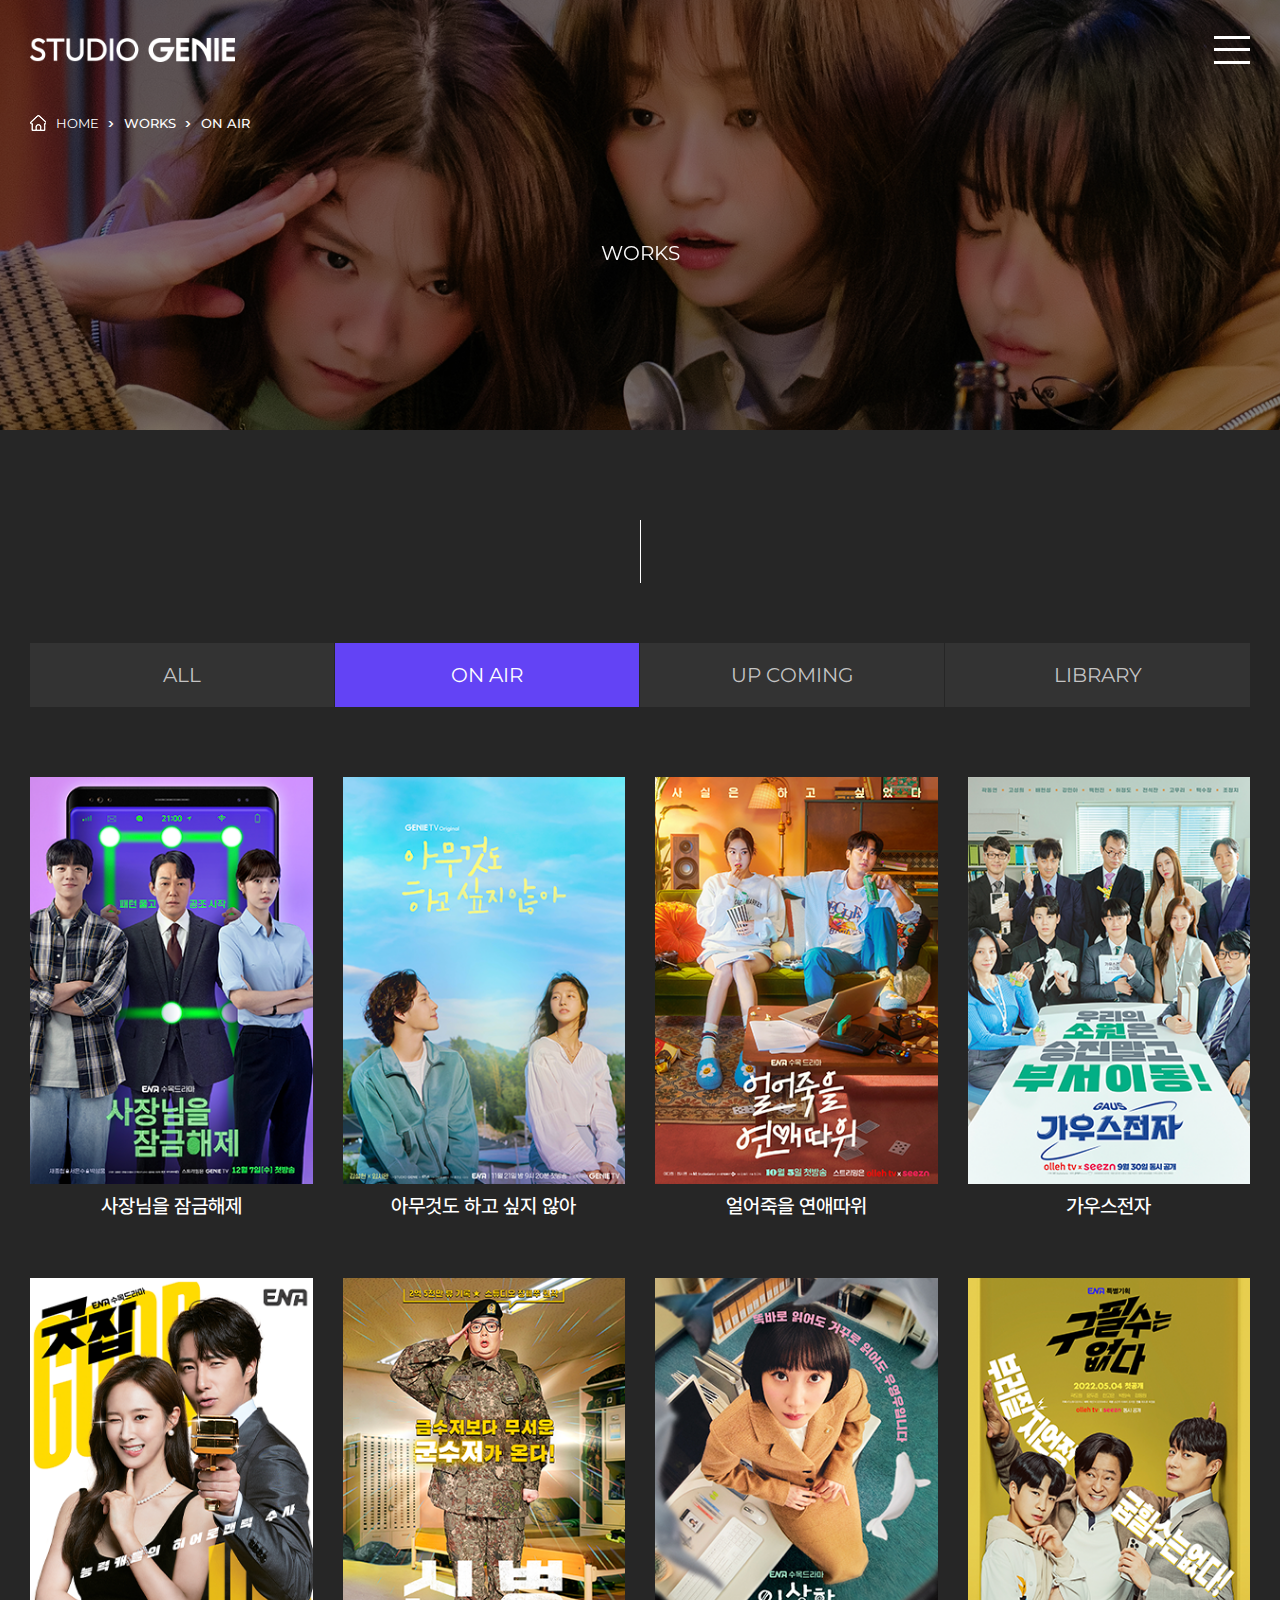
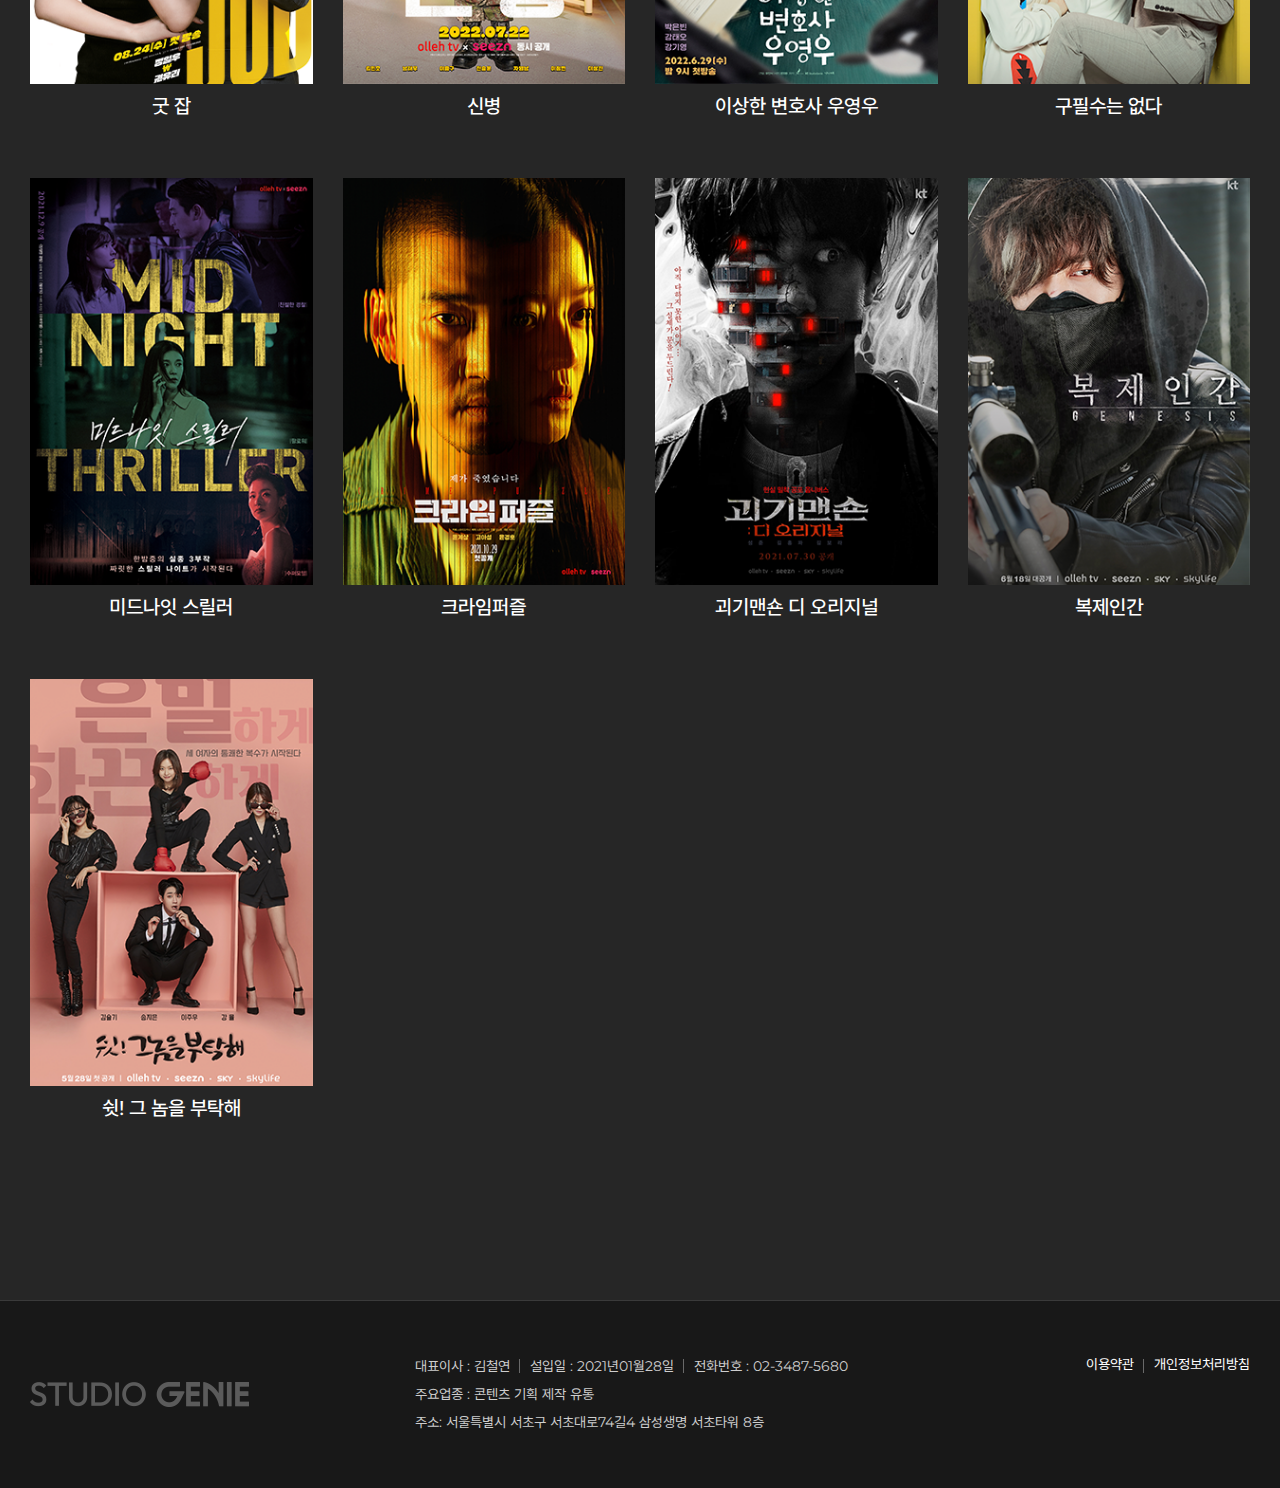
<file: sub/sub_02b.html>
<!DOCTYPE html>
<html lang="ko">
    <head>
        <meta charset="UTF-8" />
        <meta name="viewport" content="width=device-width, initial-scale=1" />
        <meta http-equiv="X-UA-Compatible" content="ie=edge" />
        <meta name="Keywords" content="ABOUT, WORKS, CAREERS, NEWS, IR, k콘텐츠, 스튜디오, 비전, 미션, 방영중" />
        <meta name="Description" content="TOP-TIER K-콘텐츠 스튜디오" />
        <meta name="Robots" content="All" />
        <meta name="Date" content="2023-02-06+09:00" />
        <meta http-equiv="Subject" content="KT STUDIO GENIE" />
        <meta http-equiv="Title" content="KT STUDIO GENIE" />
        <meta http-equiv="Author" content="JOY" />
        <meta http-equiv="Expires" content="-1" />
        <meta http-equiv="Cache-Control" content="no-cache" />
        <meta http-equiv="Pragma" content="no-cache" />
        <meta property="og:type" content="website" />
        <meta property="og:title" content="KT STUDIO GENIE" />
        <meta property="og:description" content="TOP-TIER K-콘텐츠 스튜디오" />
        <meta property="og:image" content="" />
        <meta property="og:url" content="" />
        <title>KT STUDIO GENIE</title>
        <!--CSS-->
        <link rel="stylesheet" href="../css/fonts.css" type="text/css" />
        <link rel="stylesheet" href="../css/all.css" type="text/css" />
        <link rel="stylesheet" href="../css/header.css" type="text/css" />
        <link rel="stylesheet" href="../css/main.css" type="text/css" />
        <link rel="stylesheet" href="../css/footer.css" type="text/css" />
        <link rel="stylesheet" href="../css/sub.css" type="text/css" />
        <link rel="stylesheet" href="../css/board.css" type="text/css" />
        <link rel="stylesheet" href="../css/setting.css" type="text/css" />
        <!--JQUERY-->
        <script src="https://cdnjs.cloudflare.com/ajax/libs/jquery/3.6.3/jquery.min.js"></script>
        <!--SLICK-->
        <link rel="stylesheet" type="text/css" href="../slick/slick.css" />
        <link rel="stylesheet" type="text/css" href="../slick/slick-theme.css" />
        <script src="../slick/slick.min.js"></script>
        <!--SWIPER-->
        <link rel="stylesheet" type="text/css" href="../swiper/swiper-bundle.min.css" />
        <script src="../swiper/swiper-bundle.min.js"></script>
        <!--GSAP-->
        <script src="../js/gsap.min.js"></script>
        <script src="../js/ScrollTrigger.min.js"></script>
        <!--AOS-->
        <link rel="stylesheet" type="text/css" href="../aos/aos.css" />
        <script src="../aos/aos.js"></script>
    </head>
    <body>
        <!--HEADER-->
        <header id="new_hd" class="hd_wrap">
            <div class="hd_area">
                <div class="hd_con">
                    <div class="hd_container">
                        <!--HD LOGO-->
                        <div class="logo_item">
                            <a href="../index.html" title="STUDIO GENIE"></a>
                        </div>
                        <!--HD LOGO END-->
                        <!--HD NAV-->
                        <nav class="hd_nav">
                            <ul class="nav_menu_box">
                                <li class="menu_item">
                                    <a href="#" title="ABOUT">ABOUT</a>
                                    <ul class="deps_box">
                                        <li class="deps_item"><a href="../sub/sub_01a.html" title="ABOUT US">ABOUT US</a></li>
                                        <li class="deps_item"><a href="../sub/sub_01b.html" title="COMPANY HISTORY">COMPANY HISTORY</a></li>
                                        <li class="deps_item"><a href="../sub/sub_01c.html" title="MISSION&VISION">MISSION & VISION</a></li>
                                        <li class="deps_item"><a href="../sub/sub_01d.html" title="PARTNERS">PARTNERS</a></li>
                                        <li class="deps_item"><a href="../sub/sub_01e.html" title="CONTACT US">CONTACT US</a></li>
                                    </ul>
                                </li>
                                <li class="menu_item">
                                    <a href="#" title="WORKS">WORKS</a>
                                    <ul class="deps_box">
                                        <li class="deps_item"><a href="../sub/sub_02a.html" title="ALL">ALL</a></li>
                                        <li class="deps_item"><a href="../sub/sub_02b.html" title="ON AIR">ON AIR</a></li>
                                        <li class="deps_item"><a href="../sub/sub_02c.html" title="UP COMING">UP COMING</a></li>
                                        <li class="deps_item"><a href="../sub/sub_02d.html" title="LIBRARY">LIBRARY</a></li>
                                    </ul>
                                </li>
                                <li class="menu_item">
                                    <a href="#" title="CAREERS">CAREERS</a>
                                    <ul class="deps_box">
                                        <li class="deps_item"><a href="../sub/sub_03a.html" title="IDEAL TALENTS">IDEAL TALENTS</a></li>
                                    </ul>
                                </li>
                                <li class="menu_item">
                                    <a href="#" title="NEWS">NEWS</a>
                                    <ul class="deps_box">
                                        <li class="deps_item"><a href="../sub/sub_04a.html" title="PRESS">PRESS</a></li>
                                        <li class="deps_item"><a href="../sub/sub_04b.html" title="NOTICE">NOTICE</a></li>
                                    </ul>
                                </li>
                            </ul>
                        </nav>
                        <!--HD NAV END-->
                        <!--HD LANG-->
                        <div class="lang_nav">
                            <ul class="lang_nav_box">
                                <li class="lang_item lang_active"><a href="#" title="KOR">KOR</a></li>
                                <li class="lang_item"><a href="#" title="ENG">ENG</a></li>
                            </ul>
                        </div>
                        <!--HD LANG END-->
                        <!--MO NAVBAR-->
                        <div class="mo_bars">
                            <button type="button" class="bars_btn">
                                <span></span>
                                <span></span>
                                <span></span>
                            </button>
                        </div>
                        <!--MO NAVBAR END-->
                    </div>
                </div>
            </div>
        </header>
        <!--HEADER END-->
        <!--MO NAV-->
        <div class="mo_bg"></div>
        <div class="mo_nav_wrap">
            <div class="mo_nav_area">
                <div class="mo_bars_cont">
                    <div class="mo_bars">
                        <button type="button" class="bars_btn bars_close bar_active">
                            <span></span>
                            <span></span>
                            <span></span>
                        </button>
                    </div>
                </div>
                <ul class="mo_nav_box">
                    <li class="mo_menu_item">
                        <div class="mo_menu_ob">
                            <a href="#">ABOUT <span class="arrows"></span></a>
                        </div>
                        <ul class="mo_deps_box">
                            <li class="deps_item"><a href="../sub/sub_01a.html" title="ABOUT US">ABOUT US</a></li>
                            <li class="deps_item"><a href="../sub/sub_01b.html" title="COMPANY HISTORY">COMPANY HISTORY</a></li>
                            <li class="deps_item"><a href="../sub/sub_01c.html" title="MISSION&VISION">MISSION & VISION</a></li>
                            <li class="deps_item"><a href="../sub/sub_01d.html" title="PARTNERS">PARTNERS</a></li>
                            <li class="deps_item"><a href="../sub/sub_01e.html" title="CONTACT US">CONTACT US</a></li>
                        </ul>
                    </li>
                    <li class="mo_menu_item">
                        <div class="mo_menu_ob">
                            <a href="#">WORKS <span class="arrows"></span></a>
                        </div>
                        <ul class="mo_deps_box">
                            <li class="deps_item"><a href="../sub/sub_02a.html" title="ALL">ALL</a></li>
                            <li class="deps_item"><a href="../sub/sub_02b.html" title="ON AIR">ON AIR</a></li>
                            <li class="deps_item"><a href="../sub/sub_02c.html" title="UP COMING">UP COMING</a></li>
                            <li class="deps_item"><a href="../sub/sub_02d.html" title="LIBRARY">LIBRARY</a></li>
                        </ul>
                    </li>
                    <li class="mo_menu_item">
                        <div class="mo_menu_ob">
                            <a href="#">CAREERS <span class="arrows"></span></a>
                        </div>
                        <ul class="mo_deps_box">
                            <li class="deps_item"><a href="../sub/sub_03a.html" title="IDEAL TALENTS">IDEAL TALENTS</a></li>
                        </ul>
                    </li>
                    <li class="mo_menu_item">
                        <div class="mo_menu_ob">
                            <a href="#">NEWS <span class="arrows"></span></a>
                        </div>
                        <ul class="mo_deps_box">
                            <li class="deps_item"><a href="../sub/sub_04a.html" title="PRESS">PRESS</a></li>
                            <li class="deps_item"><a href="../sub/sub_04b.html" title="NOTICE">NOTICE</a></li>
                        </ul>
                    </li>
                </ul>
            </div>
        </div>
        <!--MO NAV END-->
        <!--SUB TIT-->
        <div id="sub_tit" class="subtit_wrap">
            <div class="subtit_con">
                <div id="works_bg" class="subtit_area">
                    <div class="subtit_container">
                        <div class="cate_con">
                            <ul class="cate_box">
                                <li class="cate_txt cate_home">
                                    <a href="../index.html"><span></span>HOME</a>
                                </li>
                                <li class="cate_txt">WORKS</li>
                                <li class="cate_txt">ON AIR</li>
                            </ul>
                        </div>
                        <div class="cate_txt">
                            <div class="cate_txt_box">
                                <p class="scroll-dlay">WORKS</p>
                                <h2 class="scroll-dlay">ON AIR</h2>
                            </div>
                        </div>
                    </div>
                </div>
            </div>
        </div>
        <!--SUB TIT END-->
        <!--SUB SECTION-->
        <section id="sub_section" class="sub_wrap">
            <div class="sub_area">
                <div class="sub_container">
                    <!--WORK-->
                    <div id="contactus" class="sub_con">
                        <div class="line"></div>
                        <!--WORK TAB-->
                        <div class="work_tab">
                            <ul class="work_tab_box">
                                <li><a href="sub_02a.html">ALL</a></li>
                                <li class="tab_active"><a href="sub_02b.html">ON AIR</a></li>
                                <li><a href="sub_02c.html">UP COMING</a></li>
                                <li><a href="sub_02d.html">LIBRARY</a></li>
                            </ul>
                        </div>
                        <!--WORK TAB END-->
                        <!--WORK BOARD-->
                        <div class="work_board">
                            <ul class="work_board_box">
                                <li class="board_item">
                                    <a href="sub_02a-view.html">
                                        <div class="board_thumb">
                                            <img src="../img/work_board_img_01.png" alt="썸네일" />
                                        </div>
                                        <div class="board_subject">
                                            <h2>사장님을 잠금해제</h2>
                                        </div>
                                    </a>
                                </li>
                                <li class="board_item">
                                    <a href="#">
                                        <div class="board_thumb">
                                            <img src="../img/work_board_img_02.png" alt="썸네일" />
                                        </div>
                                        <div class="board_subject">
                                            <h2>아무것도 하고 싶지 않아</h2>
                                        </div>
                                    </a>
                                </li>
                                <li class="board_item">
                                    <a href="#">
                                        <div class="board_thumb">
                                            <img src="../img/work_board_img_03.png" alt="썸네일" />
                                        </div>
                                        <div class="board_subject">
                                            <h2>얼어죽을 연애따위</h2>
                                        </div>
                                    </a>
                                </li>
                                <li class="board_item">
                                    <a href="#">
                                        <div class="board_thumb">
                                            <img src="../img/work_board_img_04.png" alt="썸네일" />
                                        </div>
                                        <div class="board_subject">
                                            <h2>가우스전자</h2>
                                        </div>
                                    </a>
                                </li>
                                <li class="board_item">
                                    <a href="#">
                                        <div class="board_thumb">
                                            <img src="../img/work_board_img_05.png" alt="썸네일" />
                                        </div>
                                        <div class="board_subject">
                                            <h2>굿 잡</h2>
                                        </div>
                                    </a>
                                </li>
                                <li class="board_item">
                                    <a href="#">
                                        <div class="board_thumb">
                                            <img src="../img/work_board_img_06.png" alt="썸네일" />
                                        </div>
                                        <div class="board_subject">
                                            <h2>신병</h2>
                                        </div>
                                    </a>
                                </li>
                                <li class="board_item">
                                    <a href="#">
                                        <div class="board_thumb">
                                            <img src="../img/work_board_img_07.png" alt="썸네일" />
                                        </div>
                                        <div class="board_subject">
                                            <h2>이상한 변호사 우영우</h2>
                                        </div>
                                    </a>
                                </li>
                                <li class="board_item">
                                    <a href="#">
                                        <div class="board_thumb">
                                            <img src="../img/work_board_img_08.png" alt="썸네일" />
                                        </div>
                                        <div class="board_subject">
                                            <h2>구필수는 없다</h2>
                                        </div>
                                    </a>
                                </li>
                                <li class="board_item">
                                    <a href="#">
                                        <div class="board_thumb">
                                            <img src="../img/work_board_img_09.png" alt="썸네일" />
                                        </div>
                                        <div class="board_subject">
                                            <h2>미드나잇 스릴러</h2>
                                        </div>
                                    </a>
                                </li>
                                <li class="board_item">
                                    <a href="#">
                                        <div class="board_thumb">
                                            <img src="../img/work_board_img_10.png" alt="썸네일" />
                                        </div>
                                        <div class="board_subject">
                                            <h2>크라임퍼즐</h2>
                                        </div>
                                    </a>
                                </li>
                                <li class="board_item">
                                    <a href="#">
                                        <div class="board_thumb">
                                            <img src="../img/work_board_img_11.png" alt="썸네일" />
                                        </div>
                                        <div class="board_subject">
                                            <h2>괴기맨숀 디 오리지널</h2>
                                        </div>
                                    </a>
                                </li>
                                <li class="board_item">
                                    <a href="#">
                                        <div class="board_thumb">
                                            <img src="../img/work_board_img_12.png" alt="썸네일" />
                                        </div>
                                        <div class="board_subject">
                                            <h2>복제인간</h2>
                                        </div>
                                    </a>
                                </li>
                                <li class="board_item">
                                    <a href="#">
                                        <div class="board_thumb">
                                            <img src="../img/work_board_img_13.png" alt="썸네일" />
                                        </div>
                                        <div class="board_subject">
                                            <h2>쉿! 그 놈을 부탁해</h2>
                                        </div>
                                    </a>
                                </li>
                            </ul>
                        </div>
                        <!--WORK BOARD END-->
                    </div>
                    <!--wORK END-->
                </div>
            </div>
        </section>
        <!--SUB SECTION END-->
        <!--FOOTER-->
        <footer id="new_ft" class="ft_wrap">
            <div class="ft_area">
                <div class="ft_con">
                    <div class="ft_container">
                        <div class="ft_lt">
                            <!--FT LOGO-->
                            <div class="ft_logo">
                                <a href="#" title="STUDIO GENIE"></a>
                            </div>
                            <!--FT LOGO END-->
                            <!--FT TXT-->
                            <div class="ft_stat">
                                <div class="ft_terms ft_terms2">
                                    <ul class="ft_terms_box">
                                        <li><a href="#" title="이용약관">이용약관</a></li>
                                        <li><a href="#" title="개인정보처리방침">개인정보처리방침</a></li>
                                    </ul>
                                </div>
                                <ul class="ft_stat_box">
                                    <li><span>대표이사 : 김철연</span><span>설입일 : 2021년01월28일</span><span>전화번호 : 02-3487-5680</span></li>
                                    <li>주요업종 : 콘텐츠 기획 제작 유통</li>
                                    <li>주소: 서울특별시 서초구 서초대로74길4 삼성생명 서초타워 8층</li>
                                </ul>
                            </div>
                            <!--FT TXT END-->
                        </div>
                        <!--FT TERMS-->
                        <div class="ft_terms">
                            <ul class="ft_terms_box">
                                <li><a href="#" title="이용약관">이용약관</a></li>
                                <li><a href="#" title="개인정보처리방침">개인정보처리방침</a></li>
                            </ul>
                        </div>
                        <!--FT TERMS END-->
                    </div>
                </div>
            </div>
        </footer>
        <!--FOOTER END-->
    </body>
    <script src="../js/common.js"></script>
    <script src="../js/anim.js"></script>
</html>
</file>
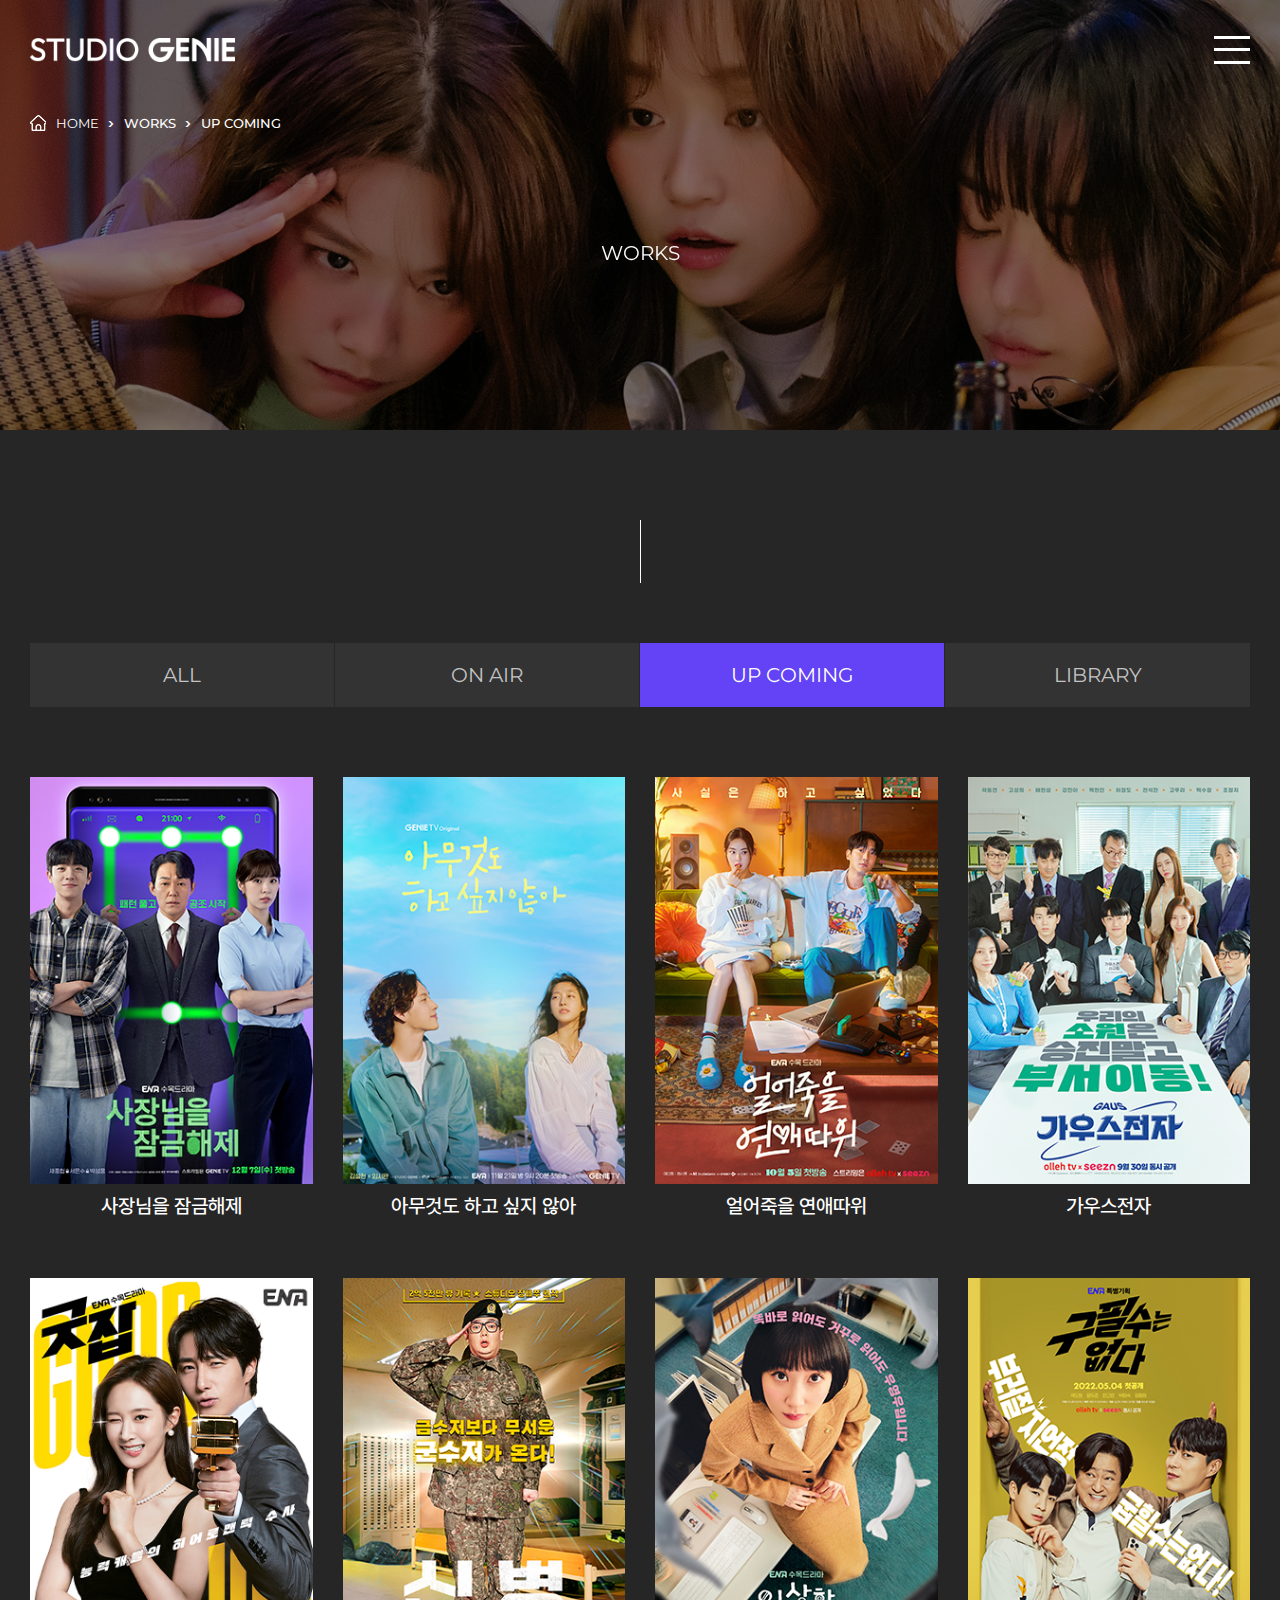
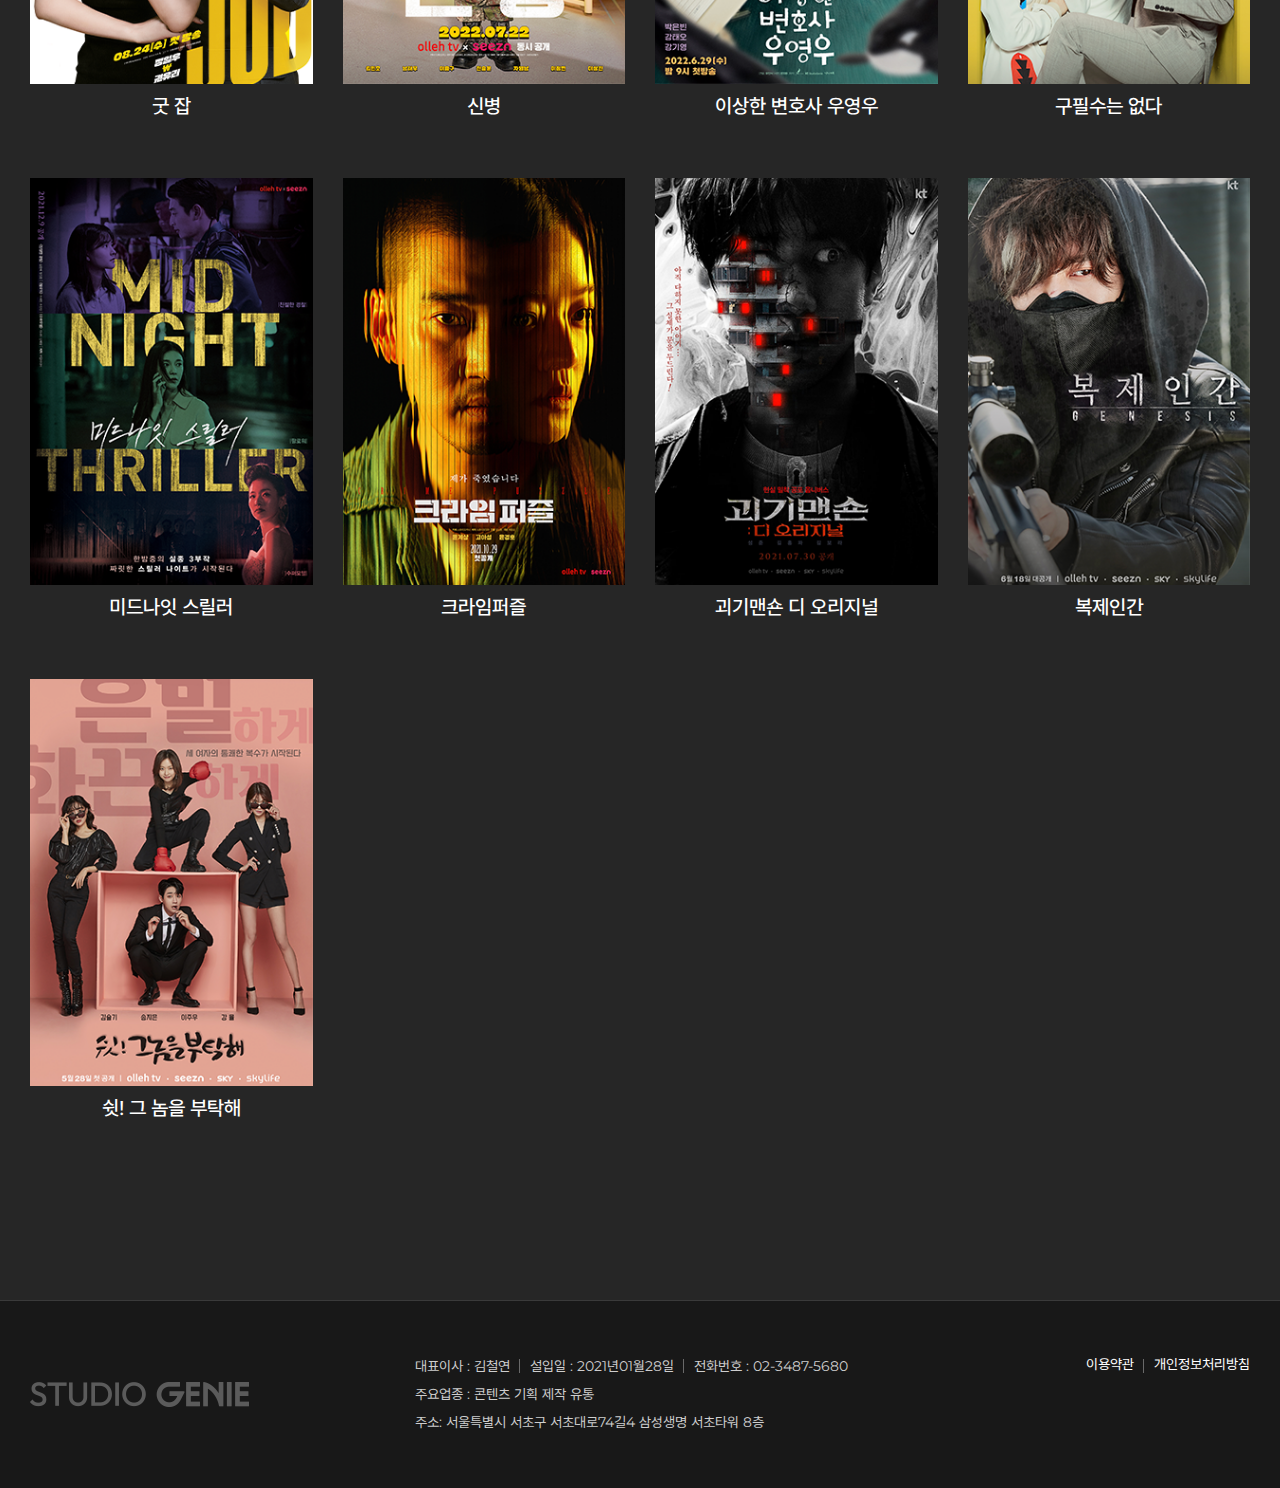
<file: sub/sub_02c.html>
<!DOCTYPE html>
<html lang="ko">
    <head>
        <meta charset="UTF-8" />
        <meta name="viewport" content="width=device-width, initial-scale=1" />
        <meta http-equiv="X-UA-Compatible" content="ie=edge" />
        <meta name="Keywords" content="ABOUT, WORKS, CAREERS, NEWS, IR, k콘텐츠, 스튜디오, 비전, 미션, 방영중" />
        <meta name="Description" content="TOP-TIER K-콘텐츠 스튜디오" />
        <meta name="Robots" content="All" />
        <meta name="Date" content="2023-02-06+09:00" />
        <meta http-equiv="Subject" content="KT STUDIO GENIE" />
        <meta http-equiv="Title" content="KT STUDIO GENIE" />
        <meta http-equiv="Author" content="JOY" />
        <meta http-equiv="Expires" content="-1" />
        <meta http-equiv="Cache-Control" content="no-cache" />
        <meta http-equiv="Pragma" content="no-cache" />
        <meta property="og:type" content="website" />
        <meta property="og:title" content="KT STUDIO GENIE" />
        <meta property="og:description" content="TOP-TIER K-콘텐츠 스튜디오" />
        <meta property="og:image" content="" />
        <meta property="og:url" content="" />
        <title>KT STUDIO GENIE</title>
        <!--CSS-->
        <link rel="stylesheet" href="../css/fonts.css" type="text/css" />
        <link rel="stylesheet" href="../css/all.css" type="text/css" />
        <link rel="stylesheet" href="../css/header.css" type="text/css" />
        <link rel="stylesheet" href="../css/main.css" type="text/css" />
        <link rel="stylesheet" href="../css/footer.css" type="text/css" />
        <link rel="stylesheet" href="../css/sub.css" type="text/css" />
        <link rel="stylesheet" href="../css/board.css" type="text/css" />
        <link rel="stylesheet" href="../css/setting.css" type="text/css" />
        <!--JQUERY-->
        <script src="https://cdnjs.cloudflare.com/ajax/libs/jquery/3.6.3/jquery.min.js"></script>
        <!--SLICK-->
        <link rel="stylesheet" type="text/css" href="../slick/slick.css" />
        <link rel="stylesheet" type="text/css" href="../slick/slick-theme.css" />
        <script src="../slick/slick.min.js"></script>
        <!--SWIPER-->
        <link rel="stylesheet" type="text/css" href="../swiper/swiper-bundle.min.css" />
        <script src="../swiper/swiper-bundle.min.js"></script>
        <!--GSAP-->
        <script src="../js/gsap.min.js"></script>
        <script src="../js/ScrollTrigger.min.js"></script>
        <!--AOS-->
        <link rel="stylesheet" type="text/css" href="../aos/aos.css" />
        <script src="../aos/aos.js"></script>
    </head>
    <body>
        <!--HEADER-->
        <header id="new_hd" class="hd_wrap">
            <div class="hd_area">
                <div class="hd_con">
                    <div class="hd_container">
                        <!--HD LOGO-->
                        <div class="logo_item">
                            <a href="../index.html" title="STUDIO GENIE"></a>
                        </div>
                        <!--HD LOGO END-->
                        <!--HD NAV-->
                        <nav class="hd_nav">
                            <ul class="nav_menu_box">
                                <li class="menu_item">
                                    <a href="#" title="ABOUT">ABOUT</a>
                                    <ul class="deps_box">
                                        <li class="deps_item"><a href="../sub/sub_01a.html" title="ABOUT US">ABOUT US</a></li>
                                        <li class="deps_item"><a href="../sub/sub_01b.html" title="COMPANY HISTORY">COMPANY HISTORY</a></li>
                                        <li class="deps_item"><a href="../sub/sub_01c.html" title="MISSION&VISION">MISSION & VISION</a></li>
                                        <li class="deps_item"><a href="../sub/sub_01d.html" title="PARTNERS">PARTNERS</a></li>
                                        <li class="deps_item"><a href="../sub/sub_01e.html" title="CONTACT US">CONTACT US</a></li>
                                    </ul>
                                </li>
                                <li class="menu_item">
                                    <a href="#" title="WORKS">WORKS</a>
                                    <ul class="deps_box">
                                        <li class="deps_item"><a href="../sub/sub_02a.html" title="ALL">ALL</a></li>
                                        <li class="deps_item"><a href="../sub/sub_02b.html" title="ON AIR">ON AIR</a></li>
                                        <li class="deps_item"><a href="../sub/sub_02c.html" title="UP COMING">UP COMING</a></li>
                                        <li class="deps_item"><a href="../sub/sub_02d.html" title="LIBRARY">LIBRARY</a></li>
                                    </ul>
                                </li>
                                <li class="menu_item">
                                    <a href="#" title="CAREERS">CAREERS</a>
                                    <ul class="deps_box">
                                        <li class="deps_item"><a href="../sub/sub_03a.html" title="IDEAL TALENTS">IDEAL TALENTS</a></li>
                                    </ul>
                                </li>
                                <li class="menu_item">
                                    <a href="#" title="NEWS">NEWS</a>
                                    <ul class="deps_box">
                                        <li class="deps_item"><a href="../sub/sub_04a.html" title="PRESS">PRESS</a></li>
                                        <li class="deps_item"><a href="../sub/sub_04b.html" title="NOTICE">NOTICE</a></li>
                                    </ul>
                                </li>
                            </ul>
                        </nav>
                        <!--HD NAV END-->
                        <!--HD LANG-->
                        <div class="lang_nav">
                            <ul class="lang_nav_box">
                                <li class="lang_item lang_active"><a href="#" title="KOR">KOR</a></li>
                                <li class="lang_item"><a href="#" title="ENG">ENG</a></li>
                            </ul>
                        </div>
                        <!--HD LANG END-->
                        <!--MO NAVBAR-->
                        <div class="mo_bars">
                            <button type="button" class="bars_btn">
                                <span></span>
                                <span></span>
                                <span></span>
                            </button>
                        </div>
                        <!--MO NAVBAR END-->
                    </div>
                </div>
            </div>
        </header>
        <!--HEADER END-->
        <!--MO NAV-->
        <div class="mo_bg"></div>
        <div class="mo_nav_wrap">
            <div class="mo_nav_area">
                <div class="mo_bars_cont">
                    <div class="mo_bars">
                        <button type="button" class="bars_btn bars_close bar_active">
                            <span></span>
                            <span></span>
                            <span></span>
                        </button>
                    </div>
                </div>
                <ul class="mo_nav_box">
                    <li class="mo_menu_item">
                        <div class="mo_menu_ob">
                            <a href="#">ABOUT <span class="arrows"></span></a>
                        </div>
                        <ul class="mo_deps_box">
                            <li class="deps_item"><a href="../sub/sub_01a.html" title="ABOUT US">ABOUT US</a></li>
                            <li class="deps_item"><a href="../sub/sub_01b.html" title="COMPANY HISTORY">COMPANY HISTORY</a></li>
                            <li class="deps_item"><a href="../sub/sub_01c.html" title="MISSION&VISION">MISSION & VISION</a></li>
                            <li class="deps_item"><a href="../sub/sub_01d.html" title="PARTNERS">PARTNERS</a></li>
                            <li class="deps_item"><a href="../sub/sub_01e.html" title="CONTACT US">CONTACT US</a></li>
                        </ul>
                    </li>
                    <li class="mo_menu_item">
                        <div class="mo_menu_ob">
                            <a href="#">WORKS <span class="arrows"></span></a>
                        </div>
                        <ul class="mo_deps_box">
                            <li class="deps_item"><a href="../sub/sub_02a.html" title="ALL">ALL</a></li>
                            <li class="deps_item"><a href="../sub/sub_02b.html" title="ON AIR">ON AIR</a></li>
                            <li class="deps_item"><a href="../sub/sub_02c.html" title="UP COMING">UP COMING</a></li>
                            <li class="deps_item"><a href="../sub/sub_02d.html" title="LIBRARY">LIBRARY</a></li>
                        </ul>
                    </li>
                    <li class="mo_menu_item">
                        <div class="mo_menu_ob">
                            <a href="#">CAREERS <span class="arrows"></span></a>
                        </div>
                        <ul class="mo_deps_box">
                            <li class="deps_item"><a href="../sub/sub_03a.html" title="IDEAL TALENTS">IDEAL TALENTS</a></li>
                        </ul>
                    </li>
                    <li class="mo_menu_item">
                        <div class="mo_menu_ob">
                            <a href="#">NEWS <span class="arrows"></span></a>
                        </div>
                        <ul class="mo_deps_box">
                            <li class="deps_item"><a href="../sub/sub_04a.html" title="PRESS">PRESS</a></li>
                            <li class="deps_item"><a href="../sub/sub_04b.html" title="NOTICE">NOTICE</a></li>
                        </ul>
                    </li>
                </ul>
            </div>
        </div>
        <!--MO NAV END-->
        <!--SUB TIT-->
        <div id="sub_tit" class="subtit_wrap">
            <div class="subtit_con">
                <div id="works_bg" class="subtit_area">
                    <div class="subtit_container">
                        <div class="cate_con">
                            <ul class="cate_box">
                                <li class="cate_txt cate_home">
                                    <a href="../index.html"><span></span>HOME</a>
                                </li>
                                <li class="cate_txt">WORKS</li>
                                <li class="cate_txt">UP COMING</li>
                            </ul>
                        </div>
                        <div class="cate_txt">
                            <div class="cate_txt_box">
                                <p class="scroll-dlay">WORKS</p>
                                <h2 class="scroll-dlay">UP COMING</h2>
                            </div>
                        </div>
                    </div>
                </div>
            </div>
        </div>
        <!--SUB TIT END-->
        <!--SUB SECTION-->
        <section id="sub_section" class="sub_wrap">
            <div class="sub_area">
                <div class="sub_container">
                    <!--WORK-->
                    <div id="contactus" class="sub_con">
                        <div class="line"></div>
                        <!--WORK TAB-->
                        <div class="work_tab">
                            <ul class="work_tab_box">
                                <li><a href="sub_02a.html">ALL</a></li>
                                <li><a href="sub_02b.html">ON AIR</a></li>
                                <li class="tab_active"><a href="sub_02c.html">UP COMING</a></li>
                                <li><a href="sub_02d.html">LIBRARY</a></li>
                            </ul>
                        </div>
                        <!--WORK TAB END-->
                        <!--WORK BOARD-->
                        <div class="work_board">
                            <ul class="work_board_box">
                                <li class="board_item">
                                    <a href="sub_02a-view.html">
                                        <div class="board_thumb">
                                            <img src="../img/work_board_img_01.png" alt="썸네일" />
                                        </div>
                                        <div class="board_subject">
                                            <h2>사장님을 잠금해제</h2>
                                        </div>
                                    </a>
                                </li>
                                <li class="board_item">
                                    <a href="#">
                                        <div class="board_thumb">
                                            <img src="../img/work_board_img_02.png" alt="썸네일" />
                                        </div>
                                        <div class="board_subject">
                                            <h2>아무것도 하고 싶지 않아</h2>
                                        </div>
                                    </a>
                                </li>
                                <li class="board_item">
                                    <a href="#">
                                        <div class="board_thumb">
                                            <img src="../img/work_board_img_03.png" alt="썸네일" />
                                        </div>
                                        <div class="board_subject">
                                            <h2>얼어죽을 연애따위</h2>
                                        </div>
                                    </a>
                                </li>
                                <li class="board_item">
                                    <a href="#">
                                        <div class="board_thumb">
                                            <img src="../img/work_board_img_04.png" alt="썸네일" />
                                        </div>
                                        <div class="board_subject">
                                            <h2>가우스전자</h2>
                                        </div>
                                    </a>
                                </li>
                                <li class="board_item">
                                    <a href="#">
                                        <div class="board_thumb">
                                            <img src="../img/work_board_img_05.png" alt="썸네일" />
                                        </div>
                                        <div class="board_subject">
                                            <h2>굿 잡</h2>
                                        </div>
                                    </a>
                                </li>
                                <li class="board_item">
                                    <a href="#">
                                        <div class="board_thumb">
                                            <img src="../img/work_board_img_06.png" alt="썸네일" />
                                        </div>
                                        <div class="board_subject">
                                            <h2>신병</h2>
                                        </div>
                                    </a>
                                </li>
                                <li class="board_item">
                                    <a href="#">
                                        <div class="board_thumb">
                                            <img src="../img/work_board_img_07.png" alt="썸네일" />
                                        </div>
                                        <div class="board_subject">
                                            <h2>이상한 변호사 우영우</h2>
                                        </div>
                                    </a>
                                </li>
                                <li class="board_item">
                                    <a href="#">
                                        <div class="board_thumb">
                                            <img src="../img/work_board_img_08.png" alt="썸네일" />
                                        </div>
                                        <div class="board_subject">
                                            <h2>구필수는 없다</h2>
                                        </div>
                                    </a>
                                </li>
                                <li class="board_item">
                                    <a href="#">
                                        <div class="board_thumb">
                                            <img src="../img/work_board_img_09.png" alt="썸네일" />
                                        </div>
                                        <div class="board_subject">
                                            <h2>미드나잇 스릴러</h2>
                                        </div>
                                    </a>
                                </li>
                                <li class="board_item">
                                    <a href="#">
                                        <div class="board_thumb">
                                            <img src="../img/work_board_img_10.png" alt="썸네일" />
                                        </div>
                                        <div class="board_subject">
                                            <h2>크라임퍼즐</h2>
                                        </div>
                                    </a>
                                </li>
                                <li class="board_item">
                                    <a href="#">
                                        <div class="board_thumb">
                                            <img src="../img/work_board_img_11.png" alt="썸네일" />
                                        </div>
                                        <div class="board_subject">
                                            <h2>괴기맨숀 디 오리지널</h2>
                                        </div>
                                    </a>
                                </li>
                                <li class="board_item">
                                    <a href="#">
                                        <div class="board_thumb">
                                            <img src="../img/work_board_img_12.png" alt="썸네일" />
                                        </div>
                                        <div class="board_subject">
                                            <h2>복제인간</h2>
                                        </div>
                                    </a>
                                </li>
                                <li class="board_item">
                                    <a href="#">
                                        <div class="board_thumb">
                                            <img src="../img/work_board_img_13.png" alt="썸네일" />
                                        </div>
                                        <div class="board_subject">
                                            <h2>쉿! 그 놈을 부탁해</h2>
                                        </div>
                                    </a>
                                </li>
                            </ul>
                        </div>
                        <!--WORK BOARD END-->
                    </div>
                    <!--wORK END-->
                </div>
            </div>
        </section>
        <!--SUB SECTION END-->
        <!--FOOTER-->
        <footer id="new_ft" class="ft_wrap">
            <div class="ft_area">
                <div class="ft_con">
                    <div class="ft_container">
                        <div class="ft_lt">
                            <!--FT LOGO-->
                            <div class="ft_logo">
                                <a href="#" title="STUDIO GENIE"></a>
                            </div>
                            <!--FT LOGO END-->
                            <!--FT TXT-->
                            <div class="ft_stat">
                                <div class="ft_terms ft_terms2">
                                    <ul class="ft_terms_box">
                                        <li><a href="#" title="이용약관">이용약관</a></li>
                                        <li><a href="#" title="개인정보처리방침">개인정보처리방침</a></li>
                                    </ul>
                                </div>
                                <ul class="ft_stat_box">
                                    <li><span>대표이사 : 김철연</span><span>설입일 : 2021년01월28일</span><span>전화번호 : 02-3487-5680</span></li>
                                    <li>주요업종 : 콘텐츠 기획 제작 유통</li>
                                    <li>주소: 서울특별시 서초구 서초대로74길4 삼성생명 서초타워 8층</li>
                                </ul>
                            </div>
                            <!--FT TXT END-->
                        </div>
                        <!--FT TERMS-->
                        <div class="ft_terms">
                            <ul class="ft_terms_box">
                                <li><a href="#" title="이용약관">이용약관</a></li>
                                <li><a href="#" title="개인정보처리방침">개인정보처리방침</a></li>
                            </ul>
                        </div>
                        <!--FT TERMS END-->
                    </div>
                </div>
            </div>
        </footer>
        <!--FOOTER END-->
    </body>
    <script src="../js/common.js"></script>
    <script src="../js/anim.js"></script>
</html>
</file>
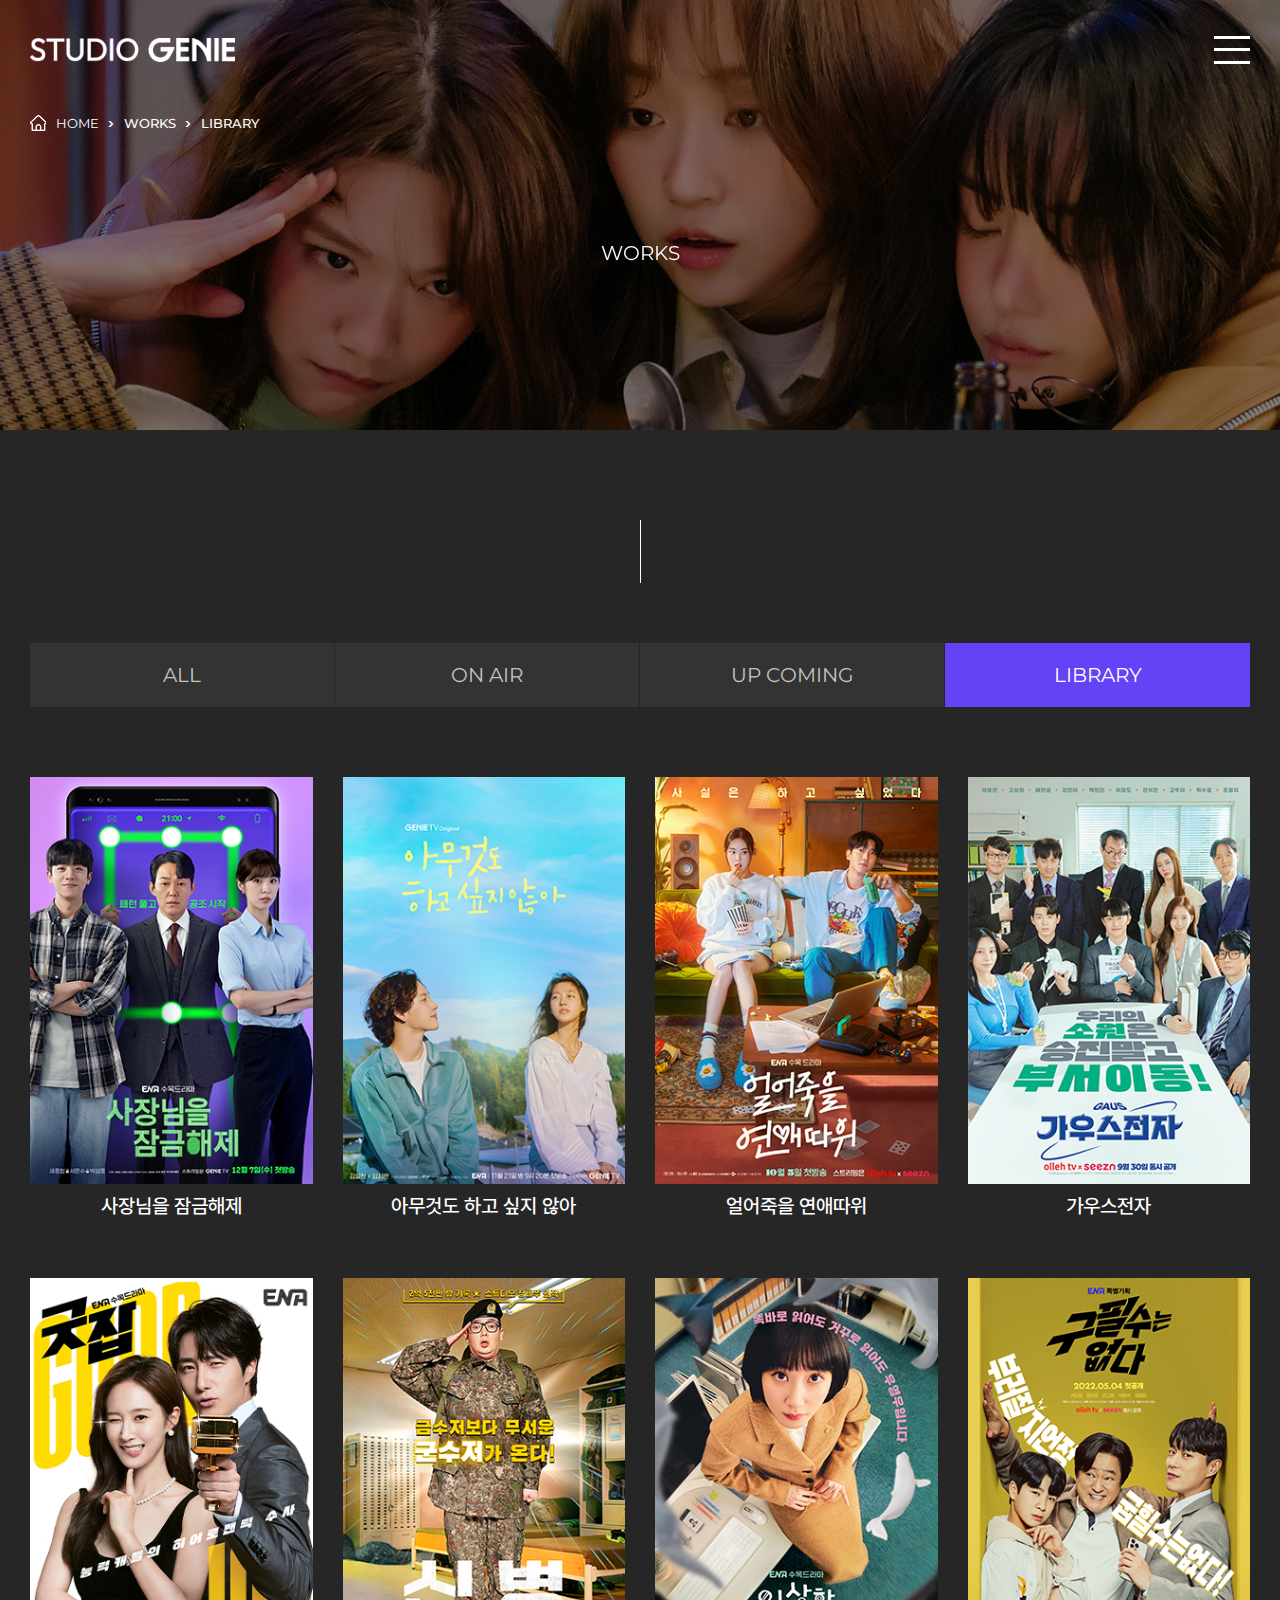
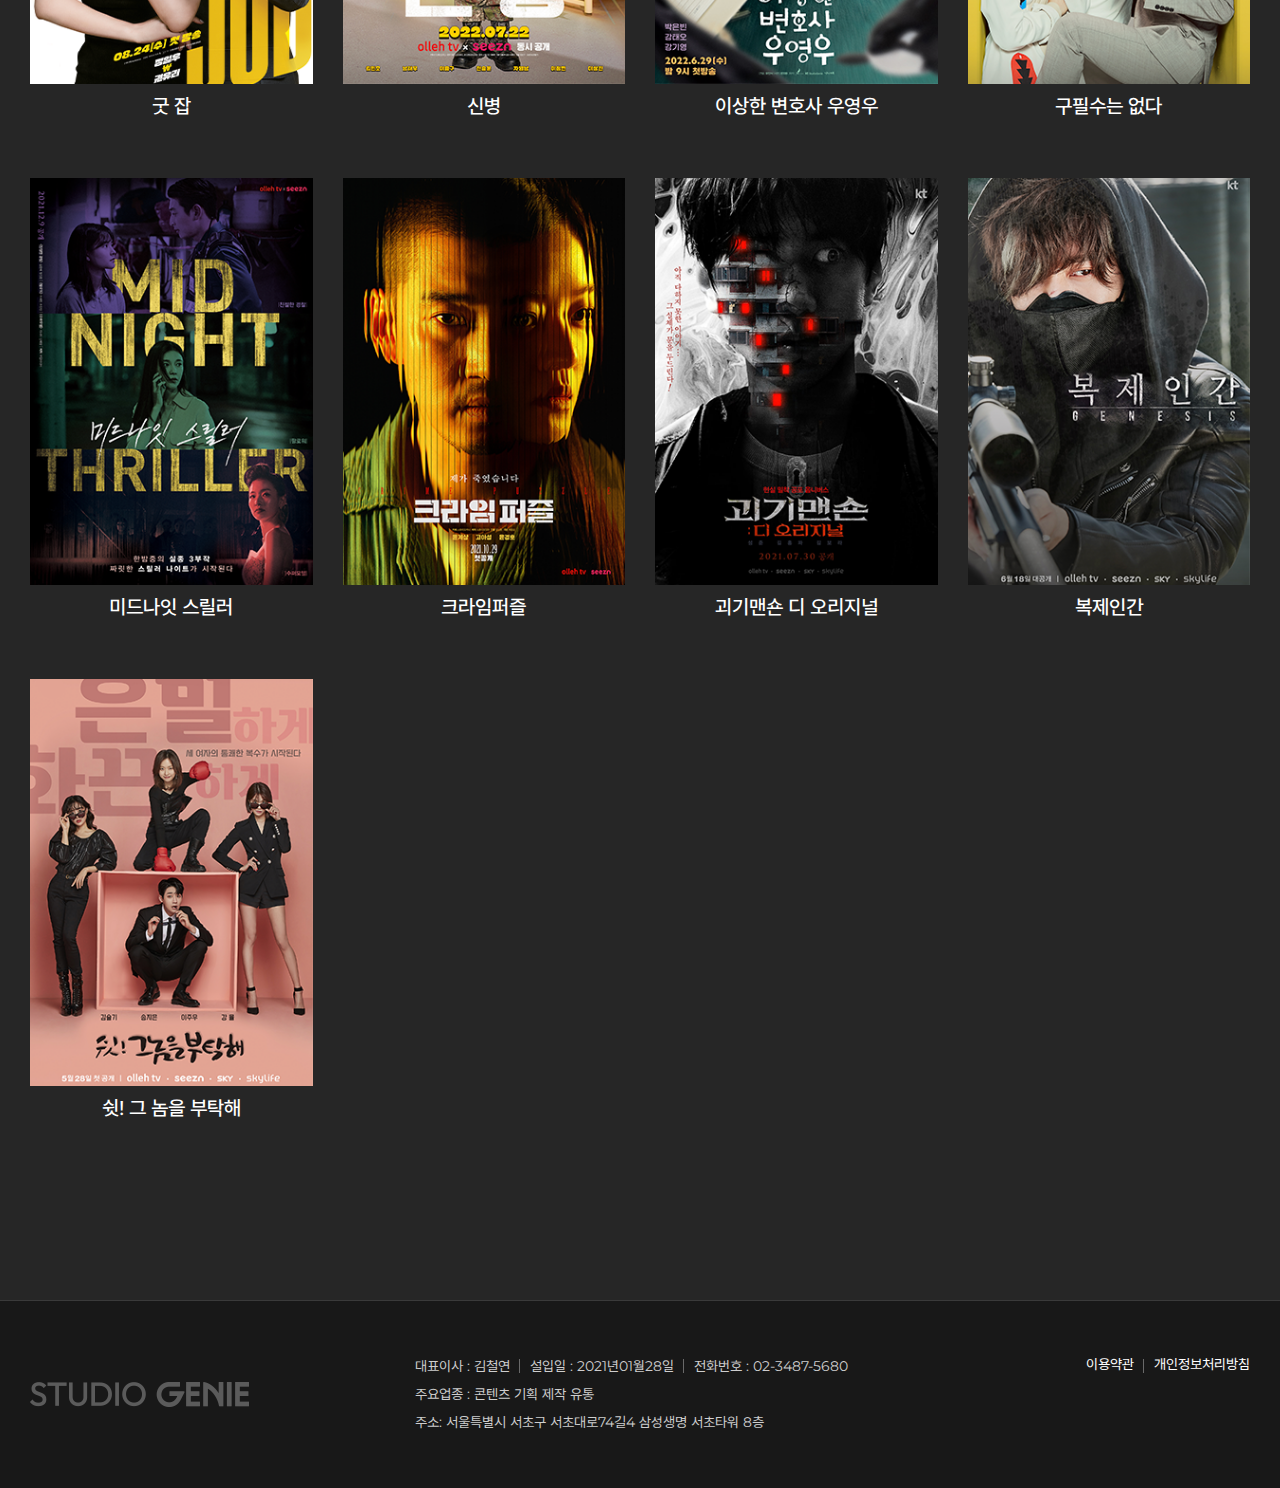
<file: sub/sub_02d.html>
<!DOCTYPE html>
<html lang="ko">
    <head>
        <meta charset="UTF-8" />
        <meta name="viewport" content="width=device-width, initial-scale=1" />
        <meta http-equiv="X-UA-Compatible" content="ie=edge" />
        <meta name="Keywords" content="ABOUT, WORKS, CAREERS, NEWS, IR, k콘텐츠, 스튜디오, 비전, 미션, 방영중" />
        <meta name="Description" content="TOP-TIER K-콘텐츠 스튜디오" />
        <meta name="Robots" content="All" />
        <meta name="Date" content="2023-02-06+09:00" />
        <meta http-equiv="Subject" content="KT STUDIO GENIE" />
        <meta http-equiv="Title" content="KT STUDIO GENIE" />
        <meta http-equiv="Author" content="JOY" />
        <meta http-equiv="Expires" content="-1" />
        <meta http-equiv="Cache-Control" content="no-cache" />
        <meta http-equiv="Pragma" content="no-cache" />
        <meta property="og:type" content="website" />
        <meta property="og:title" content="KT STUDIO GENIE" />
        <meta property="og:description" content="TOP-TIER K-콘텐츠 스튜디오" />
        <meta property="og:image" content="" />
        <meta property="og:url" content="" />
        <title>KT STUDIO GENIE</title>
        <!--CSS-->
        <link rel="stylesheet" href="../css/fonts.css" type="text/css" />
        <link rel="stylesheet" href="../css/all.css" type="text/css" />
        <link rel="stylesheet" href="../css/header.css" type="text/css" />
        <link rel="stylesheet" href="../css/main.css" type="text/css" />
        <link rel="stylesheet" href="../css/footer.css" type="text/css" />
        <link rel="stylesheet" href="../css/sub.css" type="text/css" />
        <link rel="stylesheet" href="../css/board.css" type="text/css" />
        <link rel="stylesheet" href="../css/setting.css" type="text/css" />
        <!--JQUERY-->
        <script src="https://cdnjs.cloudflare.com/ajax/libs/jquery/3.6.3/jquery.min.js"></script>
        <!--SLICK-->
        <link rel="stylesheet" type="text/css" href="../slick/slick.css" />
        <link rel="stylesheet" type="text/css" href="../slick/slick-theme.css" />
        <script src="../slick/slick.min.js"></script>
        <!--SWIPER-->
        <link rel="stylesheet" type="text/css" href="../swiper/swiper-bundle.min.css" />
        <script src="../swiper/swiper-bundle.min.js"></script>
        <!--GSAP-->
        <script src="../js/gsap.min.js"></script>
        <script src="../js/ScrollTrigger.min.js"></script>
        <!--AOS-->
        <link rel="stylesheet" type="text/css" href="../aos/aos.css" />
        <script src="../aos/aos.js"></script>
    </head>
    <body>
        <!--HEADER-->
        <header id="new_hd" class="hd_wrap">
            <div class="hd_area">
                <div class="hd_con">
                    <div class="hd_container">
                        <!--HD LOGO-->
                        <div class="logo_item">
                            <a href="../index.html" title="STUDIO GENIE"></a>
                        </div>
                        <!--HD LOGO END-->
                        <!--HD NAV-->
                        <nav class="hd_nav">
                            <ul class="nav_menu_box">
                                <li class="menu_item">
                                    <a href="#" title="ABOUT">ABOUT</a>
                                    <ul class="deps_box">
                                        <li class="deps_item"><a href="../sub/sub_01a.html" title="ABOUT US">ABOUT US</a></li>
                                        <li class="deps_item"><a href="../sub/sub_01b.html" title="COMPANY HISTORY">COMPANY HISTORY</a></li>
                                        <li class="deps_item"><a href="../sub/sub_01c.html" title="MISSION&VISION">MISSION & VISION</a></li>
                                        <li class="deps_item"><a href="../sub/sub_01d.html" title="PARTNERS">PARTNERS</a></li>
                                        <li class="deps_item"><a href="../sub/sub_01e.html" title="CONTACT US">CONTACT US</a></li>
                                    </ul>
                                </li>
                                <li class="menu_item">
                                    <a href="#" title="WORKS">WORKS</a>
                                    <ul class="deps_box">
                                        <li class="deps_item"><a href="../sub/sub_02a.html" title="ALL">ALL</a></li>
                                        <li class="deps_item"><a href="../sub/sub_02b.html" title="ON AIR">ON AIR</a></li>
                                        <li class="deps_item"><a href="../sub/sub_02c.html" title="UP COMING">UP COMING</a></li>
                                        <li class="deps_item"><a href="../sub/sub_02d.html" title="LIBRARY">LIBRARY</a></li>
                                    </ul>
                                </li>
                                <li class="menu_item">
                                    <a href="#" title="CAREERS">CAREERS</a>
                                    <ul class="deps_box">
                                        <li class="deps_item"><a href="../sub/sub_03a.html" title="IDEAL TALENTS">IDEAL TALENTS</a></li>
                                    </ul>
                                </li>
                                <li class="menu_item">
                                    <a href="#" title="NEWS">NEWS</a>
                                    <ul class="deps_box">
                                        <li class="deps_item"><a href="../sub/sub_04a.html" title="PRESS">PRESS</a></li>
                                        <li class="deps_item"><a href="../sub/sub_04b.html" title="NOTICE">NOTICE</a></li>
                                    </ul>
                                </li>
                            </ul>
                        </nav>
                        <!--HD NAV END-->
                        <!--HD LANG-->
                        <div class="lang_nav">
                            <ul class="lang_nav_box">
                                <li class="lang_item lang_active"><a href="#" title="KOR">KOR</a></li>
                                <li class="lang_item"><a href="#" title="ENG">ENG</a></li>
                            </ul>
                        </div>
                        <!--HD LANG END-->
                        <!--MO NAVBAR-->
                        <div class="mo_bars">
                            <button type="button" class="bars_btn">
                                <span></span>
                                <span></span>
                                <span></span>
                            </button>
                        </div>
                        <!--MO NAVBAR END-->
                    </div>
                </div>
            </div>
        </header>
        <!--HEADER END-->
        <!--MO NAV-->
        <div class="mo_bg"></div>
        <div class="mo_nav_wrap">
            <div class="mo_nav_area">
                <div class="mo_bars_cont">
                    <div class="mo_bars">
                        <button type="button" class="bars_btn bars_close bar_active">
                            <span></span>
                            <span></span>
                            <span></span>
                        </button>
                    </div>
                </div>
                <ul class="mo_nav_box">
                    <li class="mo_menu_item">
                        <div class="mo_menu_ob">
                            <a href="#">ABOUT <span class="arrows"></span></a>
                        </div>
                        <ul class="mo_deps_box">
                            <li class="deps_item"><a href="../sub/sub_01a.html" title="ABOUT US">ABOUT US</a></li>
                            <li class="deps_item"><a href="../sub/sub_01b.html" title="COMPANY HISTORY">COMPANY HISTORY</a></li>
                            <li class="deps_item"><a href="../sub/sub_01c.html" title="MISSION&VISION">MISSION & VISION</a></li>
                            <li class="deps_item"><a href="../sub/sub_01d.html" title="PARTNERS">PARTNERS</a></li>
                            <li class="deps_item"><a href="../sub/sub_01e.html" title="CONTACT US">CONTACT US</a></li>
                        </ul>
                    </li>
                    <li class="mo_menu_item">
                        <div class="mo_menu_ob">
                            <a href="#">WORKS <span class="arrows"></span></a>
                        </div>
                        <ul class="mo_deps_box">
                            <li class="deps_item"><a href="../sub/sub_02a.html" title="ALL">ALL</a></li>
                            <li class="deps_item"><a href="../sub/sub_02b.html" title="ON AIR">ON AIR</a></li>
                            <li class="deps_item"><a href="../sub/sub_02c.html" title="UP COMING">UP COMING</a></li>
                            <li class="deps_item"><a href="../sub/sub_02d.html" title="LIBRARY">LIBRARY</a></li>
                        </ul>
                    </li>
                    <li class="mo_menu_item">
                        <div class="mo_menu_ob">
                            <a href="#">CAREERS <span class="arrows"></span></a>
                        </div>
                        <ul class="mo_deps_box">
                            <li class="deps_item"><a href="../sub/sub_03a.html" title="IDEAL TALENTS">IDEAL TALENTS</a></li>
                        </ul>
                    </li>
                    <li class="mo_menu_item">
                        <div class="mo_menu_ob">
                            <a href="#">NEWS <span class="arrows"></span></a>
                        </div>
                        <ul class="mo_deps_box">
                            <li class="deps_item"><a href="../sub/sub_04a.html" title="PRESS">PRESS</a></li>
                            <li class="deps_item"><a href="../sub/sub_04b.html" title="NOTICE">NOTICE</a></li>
                        </ul>
                    </li>
                </ul>
            </div>
        </div>
        <!--MO NAV END-->
        <!--SUB TIT-->
        <div id="sub_tit" class="subtit_wrap">
            <div class="subtit_con">
                <div id="works_bg" class="subtit_area">
                    <div class="subtit_container">
                        <div class="cate_con">
                            <ul class="cate_box">
                                <li class="cate_txt cate_home">
                                    <a href="../index.html"><span></span>HOME</a>
                                </li>
                                <li class="cate_txt">WORKS</li>
                                <li class="cate_txt">LIBRARY</li>
                            </ul>
                        </div>
                        <div class="cate_txt">
                            <div class="cate_txt_box">
                                <p class="scroll-dlay">WORKS</p>
                                <h2 class="scroll-dlay">LIBRARY</h2>
                            </div>
                        </div>
                        
                    </div>
                </div>
            </div>
        </div>
        <!--SUB TIT END-->
        <!--SUB SECTION-->
        <section id="sub_section" class="sub_wrap">
            <div class="sub_area">
                <div class="sub_container">
                    <!--WORK-->
                    <div id="contactus" class="sub_con">
                        <div class="line"></div>
                        <!--WORK TAB-->
                        <div class="work_tab">
                            <ul class="work_tab_box">
                                <li><a href="sub_02a.html">ALL</a></li>
                                <li><a href="sub_02b.html">ON AIR</a></li>
                                <li><a href="sub_02c.html">UP COMING</a></li>
                                <li class="tab_active"><a href="sub_02d.html">LIBRARY</a></li>
                            </ul>
                        </div>
                        <!--WORK TAB END-->
                        <!--WORK BOARD-->
                        <div class="work_board">
                            <ul class="work_board_box">
                                <li class="board_item">
                                    <a href="sub_02a-view.html">
                                        <div class="board_thumb">
                                            <img src="../img/work_board_img_01.png" alt="썸네일" />
                                        </div>
                                        <div class="board_subject">
                                            <h2>사장님을 잠금해제</h2>
                                        </div>
                                    </a>
                                </li>
                                <li class="board_item">
                                    <a href="#">
                                        <div class="board_thumb">
                                            <img src="../img/work_board_img_02.png" alt="썸네일" />
                                        </div>
                                        <div class="board_subject">
                                            <h2>아무것도 하고 싶지 않아</h2>
                                        </div>
                                    </a>
                                </li>
                                <li class="board_item">
                                    <a href="#">
                                        <div class="board_thumb">
                                            <img src="../img/work_board_img_03.png" alt="썸네일" />
                                        </div>
                                        <div class="board_subject">
                                            <h2>얼어죽을 연애따위</h2>
                                        </div>
                                    </a>
                                </li>
                                <li class="board_item">
                                    <a href="#">
                                        <div class="board_thumb">
                                            <img src="../img/work_board_img_04.png" alt="썸네일" />
                                        </div>
                                        <div class="board_subject">
                                            <h2>가우스전자</h2>
                                        </div>
                                    </a>
                                </li>
                                <li class="board_item">
                                    <a href="#">
                                        <div class="board_thumb">
                                            <img src="../img/work_board_img_05.png" alt="썸네일" />
                                        </div>
                                        <div class="board_subject">
                                            <h2>굿 잡</h2>
                                        </div>
                                    </a>
                                </li>
                                <li class="board_item">
                                    <a href="#">
                                        <div class="board_thumb">
                                            <img src="../img/work_board_img_06.png" alt="썸네일" />
                                        </div>
                                        <div class="board_subject">
                                            <h2>신병</h2>
                                        </div>
                                    </a>
                                </li>
                                <li class="board_item">
                                    <a href="#">
                                        <div class="board_thumb">
                                            <img src="../img/work_board_img_07.png" alt="썸네일" />
                                        </div>
                                        <div class="board_subject">
                                            <h2>이상한 변호사 우영우</h2>
                                        </div>
                                    </a>
                                </li>
                                <li class="board_item">
                                    <a href="#">
                                        <div class="board_thumb">
                                            <img src="../img/work_board_img_08.png" alt="썸네일" />
                                        </div>
                                        <div class="board_subject">
                                            <h2>구필수는 없다</h2>
                                        </div>
                                    </a>
                                </li>
                                <li class="board_item">
                                    <a href="#">
                                        <div class="board_thumb">
                                            <img src="../img/work_board_img_09.png" alt="썸네일" />
                                        </div>
                                        <div class="board_subject">
                                            <h2>미드나잇 스릴러</h2>
                                        </div>
                                    </a>
                                </li>
                                <li class="board_item">
                                    <a href="#">
                                        <div class="board_thumb">
                                            <img src="../img/work_board_img_10.png" alt="썸네일" />
                                        </div>
                                        <div class="board_subject">
                                            <h2>크라임퍼즐</h2>
                                        </div>
                                    </a>
                                </li>
                                <li class="board_item">
                                    <a href="#">
                                        <div class="board_thumb">
                                            <img src="../img/work_board_img_11.png" alt="썸네일" />
                                        </div>
                                        <div class="board_subject">
                                            <h2>괴기맨숀 디 오리지널</h2>
                                        </div>
                                    </a>
                                </li>
                                <li class="board_item">
                                    <a href="#">
                                        <div class="board_thumb">
                                            <img src="../img/work_board_img_12.png" alt="썸네일" />
                                        </div>
                                        <div class="board_subject">
                                            <h2>복제인간</h2>
                                        </div>
                                    </a>
                                </li>
                                <li class="board_item">
                                    <a href="#">
                                        <div class="board_thumb">
                                            <img src="../img/work_board_img_13.png" alt="썸네일" />
                                        </div>
                                        <div class="board_subject">
                                            <h2>쉿! 그 놈을 부탁해</h2>
                                        </div>
                                    </a>
                                </li>
                            </ul>
                        </div>
                        <!--WORK BOARD END-->
                    </div>
                    <!--wORK END-->
                </div>
            </div>
        </section>
        <!--SUB SECTION END-->
        <!--FOOTER-->
        <footer id="new_ft" class="ft_wrap">
            <div class="ft_area">
                <div class="ft_con">
                    <div class="ft_container">
                        <div class="ft_lt">
                            <!--FT LOGO-->
                            <div class="ft_logo">
                                <a href="#" title="STUDIO GENIE"></a>
                            </div>
                            <!--FT LOGO END-->
                            <!--FT TXT-->
                            <div class="ft_stat">
                                <div class="ft_terms ft_terms2">
                                    <ul class="ft_terms_box">
                                        <li><a href="#" title="이용약관">이용약관</a></li>
                                        <li><a href="#" title="개인정보처리방침">개인정보처리방침</a></li>
                                    </ul>
                                </div>
                                <ul class="ft_stat_box">
                                    <li><span>대표이사 : 김철연</span><span>설입일 : 2021년01월28일</span><span>전화번호 : 02-3487-5680</span></li>
                                    <li>주요업종 : 콘텐츠 기획 제작 유통</li>
                                    <li>주소: 서울특별시 서초구 서초대로74길4 삼성생명 서초타워 8층</li>
                                </ul>
                            </div>
                            <!--FT TXT END-->
                        </div>
                        <!--FT TERMS-->
                        <div class="ft_terms">
                            <ul class="ft_terms_box">
                                <li><a href="#" title="이용약관">이용약관</a></li>
                                <li><a href="#" title="개인정보처리방침">개인정보처리방침</a></li>
                            </ul>
                        </div>
                        <!--FT TERMS END-->
                    </div>
                </div>
            </div>
        </footer>
        <!--FOOTER END-->
    </body>
    <script src="../js/common.js"></script>
    <script src="../js/anim.js"></script>
</html>
</file>
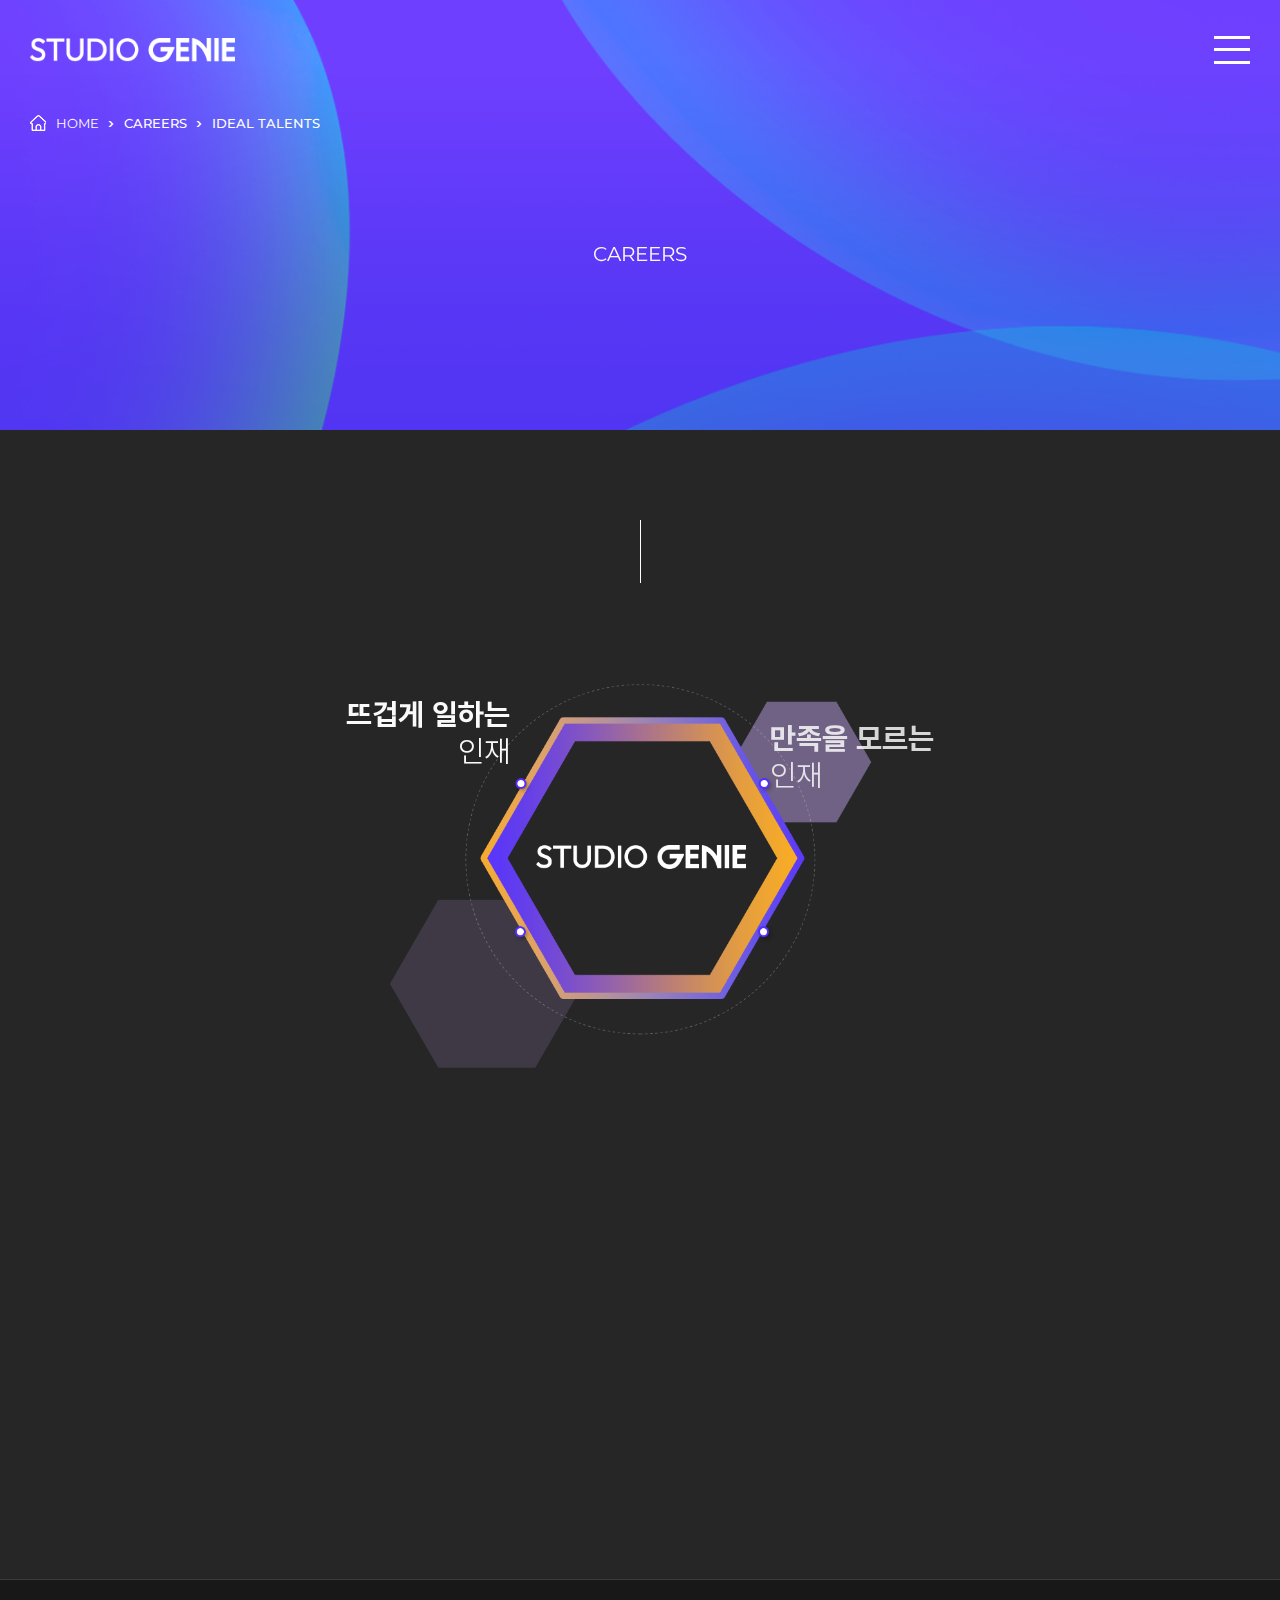
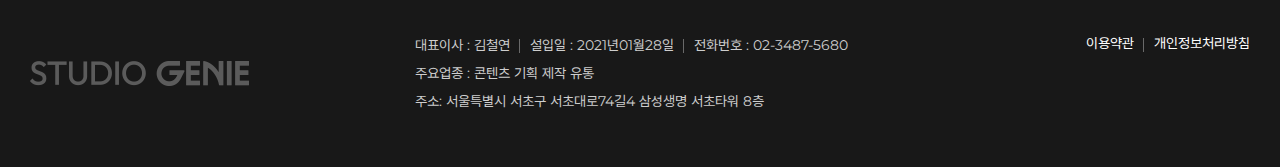
<file: sub/sub_03a.html>
<!DOCTYPE html>
<html lang="ko">
    <head>
        <meta charset="UTF-8" />
        <meta name="viewport" content="width=device-width, initial-scale=1" />
        <meta http-equiv="X-UA-Compatible" content="ie=edge" />
        <meta name="Keywords" content="ABOUT, WORKS, CAREERS, NEWS, IR, k콘텐츠, 스튜디오, 비전, 미션, 방영중" />
        <meta name="Description" content="TOP-TIER K-콘텐츠 스튜디오" />
        <meta name="Robots" content="All" />
        <meta name="Date" content="2023-02-06+09:00" />
        <meta http-equiv="Subject" content="KT STUDIO GENIE" />
        <meta http-equiv="Title" content="KT STUDIO GENIE" />
        <meta http-equiv="Author" content="JOY" />
        <meta http-equiv="Expires" content="-1" />
        <meta http-equiv="Cache-Control" content="no-cache" />
        <meta http-equiv="Pragma" content="no-cache" />
        <meta property="og:type" content="website" />
        <meta property="og:title" content="KT STUDIO GENIE" />
        <meta property="og:description" content="TOP-TIER K-콘텐츠 스튜디오" />
        <meta property="og:image" content="" />
        <meta property="og:url" content="" />
        <title>KT STUDIO GENIE</title>
        <!--CSS-->
        <link rel="stylesheet" href="../css/fonts.css" type="text/css" />
        <link rel="stylesheet" href="../css/all.css" type="text/css" />
        <link rel="stylesheet" href="../css/header.css" type="text/css" />
        <link rel="stylesheet" href="../css/main.css" type="text/css" />
        <link rel="stylesheet" href="../css/footer.css" type="text/css" />
        <link rel="stylesheet" href="../css/sub.css" type="text/css" />
        <link rel="stylesheet" href="../css/board.css" type="text/css" />
        <link rel="stylesheet" href="../css/setting.css" type="text/css" />
        <!--JQUERY-->
        <script src="https://cdnjs.cloudflare.com/ajax/libs/jquery/3.6.3/jquery.min.js"></script>
        <!--SLICK-->
        <link rel="stylesheet" type="text/css" href="../slick/slick.css" />
        <link rel="stylesheet" type="text/css" href="../slick/slick-theme.css" />
        <script src="../slick/slick.min.js"></script>
        <!--SWIPER-->
        <link rel="stylesheet" type="text/css" href="../swiper/swiper-bundle.min.css" />
        <script src="../swiper/swiper-bundle.min.js"></script>
        <!--GSAP-->
        <script src="../js/gsap.min.js"></script>
        <script src="../js/ScrollTrigger.min.js"></script>
        <!--AOS-->
        <link rel="stylesheet" type="text/css" href="../aos/aos.css" />
        <script src="../aos/aos.js"></script>
    </head>
    <body>
        <!--HEADER-->
        <header id="new_hd" class="hd_wrap">
            <div class="hd_area">
                <div class="hd_con">
                    <div class="hd_container">
                        <!--HD LOGO-->
                        <div class="logo_item">
                            <a href="../index.html" title="STUDIO GENIE"></a>
                        </div>
                        <!--HD LOGO END-->
                        <!--HD NAV-->
                        <nav class="hd_nav">
                            <ul class="nav_menu_box">
                                <li class="menu_item">
                                    <a href="#" title="ABOUT">ABOUT</a>
                                    <ul class="deps_box">
                                        <li class="deps_item"><a href="../sub/sub_01a.html" title="ABOUT US">ABOUT US</a></li>
                                        <li class="deps_item"><a href="../sub/sub_01b.html" title="COMPANY HISTORY">COMPANY HISTORY</a></li>
                                        <li class="deps_item"><a href="../sub/sub_01c.html" title="MISSION&VISION">MISSION & VISION</a></li>
                                        <li class="deps_item"><a href="../sub/sub_01d.html" title="PARTNERS">PARTNERS</a></li>
                                        <li class="deps_item"><a href="../sub/sub_01e.html" title="CONTACT US">CONTACT US</a></li>
                                    </ul>
                                </li>
                                <li class="menu_item">
                                    <a href="#" title="WORKS">WORKS</a>
                                    <ul class="deps_box">
                                        <li class="deps_item"><a href="../sub/sub_02a.html" title="ALL">ALL</a></li>
                                        <li class="deps_item"><a href="../sub/sub_02b.html" title="ON AIR">ON AIR</a></li>
                                        <li class="deps_item"><a href="../sub/sub_02c.html" title="UP COMING">UP COMING</a></li>
                                        <li class="deps_item"><a href="../sub/sub_02d.html" title="LIBRARY">LIBRARY</a></li>
                                    </ul>
                                </li>
                                <li class="menu_item">
                                    <a href="#" title="CAREERS">CAREERS</a>
                                    <ul class="deps_box">
                                        <li class="deps_item"><a href="../sub/sub_03a.html" title="IDEAL TALENTS">IDEAL TALENTS</a></li>
                                    </ul>
                                </li>
                                <li class="menu_item">
                                    <a href="#" title="NEWS">NEWS</a>
                                    <ul class="deps_box">
                                        <li class="deps_item"><a href="../sub/sub_04a.html" title="PRESS">PRESS</a></li>
                                        <li class="deps_item"><a href="../sub/sub_04b.html" title="NOTICE">NOTICE</a></li>
                                    </ul>
                                </li>
                            </ul>
                        </nav>
                        <!--HD NAV END-->
                        <!--HD LANG-->
                        <div class="lang_nav">
                            <ul class="lang_nav_box">
                                <li class="lang_item lang_active"><a href="#" title="KOR">KOR</a></li>
                                <li class="lang_item"><a href="#" title="ENG">ENG</a></li>
                            </ul>
                        </div>
                        <!--HD LANG END-->
                        <!--MO NAVBAR-->
                        <div class="mo_bars">
                            <button type="button" class="bars_btn">
                                <span></span>
                                <span></span>
                                <span></span>
                            </button>
                        </div>
                        <!--MO NAVBAR END-->
                    </div>
                </div>
            </div>
        </header>
        <!--HEADER END-->
        <!--MO NAV-->
        <div class="mo_bg"></div>
        <div class="mo_nav_wrap">
            <div class="mo_nav_area">
                <div class="mo_bars_cont">
                    <div class="mo_bars">
                        <button type="button" class="bars_btn bars_close bar_active">
                            <span></span>
                            <span></span>
                            <span></span>
                        </button>
                    </div>
                </div>
                <ul class="mo_nav_box">
                    <li class="mo_menu_item">
                        <div class="mo_menu_ob">
                            <a href="#">ABOUT <span class="arrows"></span></a>
                        </div>
                        <ul class="mo_deps_box">
                            <li class="deps_item"><a href="../sub/sub_01a.html" title="ABOUT US">ABOUT US</a></li>
                            <li class="deps_item"><a href="../sub/sub_01b.html" title="COMPANY HISTORY">COMPANY HISTORY</a></li>
                            <li class="deps_item"><a href="../sub/sub_01c.html" title="MISSION&VISION">MISSION & VISION</a></li>
                            <li class="deps_item"><a href="../sub/sub_01d.html" title="PARTNERS">PARTNERS</a></li>
                            <li class="deps_item"><a href="../sub/sub_01e.html" title="CONTACT US">CONTACT US</a></li>
                        </ul>
                    </li>
                    <li class="mo_menu_item">
                        <div class="mo_menu_ob">
                            <a href="#">WORKS <span class="arrows"></span></a>
                        </div>
                        <ul class="mo_deps_box">
                            <li class="deps_item"><a href="../sub/sub_02a.html" title="ALL">ALL</a></li>
                            <li class="deps_item"><a href="../sub/sub_02b.html" title="ON AIR">ON AIR</a></li>
                            <li class="deps_item"><a href="../sub/sub_02c.html" title="UP COMING">UP COMING</a></li>
                            <li class="deps_item"><a href="../sub/sub_02d.html" title="LIBRARY">LIBRARY</a></li>
                        </ul>
                    </li>
                    <li class="mo_menu_item">
                        <div class="mo_menu_ob">
                            <a href="#">CAREERS <span class="arrows"></span></a>
                        </div>
                        <ul class="mo_deps_box">
                            <li class="deps_item"><a href="../sub/sub_03a.html" title="IDEAL TALENTS">IDEAL TALENTS</a></li>
                        </ul>
                    </li>
                    <li class="mo_menu_item">
                        <div class="mo_menu_ob">
                            <a href="#">NEWS <span class="arrows"></span></a>
                        </div>
                        <ul class="mo_deps_box">
                            <li class="deps_item"><a href="../sub/sub_04a.html" title="PRESS">PRESS</a></li>
                            <li class="deps_item"><a href="../sub/sub_04b.html" title="NOTICE">NOTICE</a></li>
                        </ul>
                    </li>
                </ul>
            </div>
        </div>
        <!--MO NAV END-->
        <!--SUB TIT-->
        <div id="sub_tit" class="subtit_wrap">
            <div class="subtit_con">
                <div id="careers_bg" class="subtit_area">
                    <div class="subtit_container">
                        <div class="cate_con">
                            <ul class="cate_box">
                                <li class="cate_txt cate_home">
                                    <a href="../index.html"><span></span>HOME</a>
                                </li>
                                <li class="cate_txt">CAREERS</li>
                                <li class="cate_txt">IDEAL TALENTS</li>
                            </ul>
                        </div>
                        <div class="cate_txt">
                            <div class="cate_txt_box">
                                <p class="scroll-dlay">CAREERS</p>
                                <h2 class="scroll-dlay">IDEAL TALENTS</h2>
                            </div>
                        </div>
                    </div>
                </div>
            </div>
        </div>
        <!--SUB TIT END-->
        <!--SUB SECTION-->
        <section id="sub_section" class="sub_wrap">
            <div class="sub_area">
                <div class="sub_container">
                    <!--IDEAL TALENTS-->
                    <div id="ideal" class="sub_con">
                        <div class="line"></div>
                        <div class="ideal_con">
                            <div class="ideal_cont_con">
                                <ul class="ideal_cont_box ideal_bg">
                                    <li class="ideal_txt ideal_lttop scroll-dlay3"><span>뜨겁게 일하는</span><br>인재</li>
                                    <li class="ideal_txt ideal_gttop scroll-dlay3"><span>만족을 모르는</span><br>인재</li>
                                    <li class="ideal_txt ideal_ltbottom scroll-dlay3"><span>배려를 아는</span><br>인재</li>
                                    <li class="ideal_txt ideal_gtbottom scroll-dlay3"><span>업을 사랑하는</span><br>인재</li>
                                </ul>
                            </div>
                            <div class="ideal_list_con">
                                <ul class="ideal_list_box">
                                    <li class="ideal_item scroll-dlay2">
                                        <div class="ideal_icon">
                                            <img src="../img/ideal_listicon_01.png" alt="만족을 모르는 인재" />
                                        </div>
                                        <h2>만족을 모르는 인재</h2>
                                        <p>현재에 만족하지 않고<br> 끊임없이 도전하는 인재</p>
                                    </li>
                                    <li class="ideal_item scroll-dlay2">
                                        <div class="ideal_icon">
                                            <img src="../img/ideal_listicon_02.png" alt="뜨겁게 일하는 인재" />
                                        </div>
                                        <h2>뜨겁게 일하는 인재</h2>
                                        <p>누구보다 열정적으로,<br> 치열하게, 멈추지 않는 인재</p>
                                    </li>
                                    <li class="ideal_item scroll-dlay2">
                                        <div class="ideal_icon">
                                            <img src="../img/ideal_listicon_03.png" alt="업을 사랑하는 인재" />
                                        </div>
                                        <h2>업을 사랑하는 인재</h2>
                                        <p>일에 보람과 자부심을 가지고<br> 최선을 다하는 인재</p>
                                    </li>
                                    <li class="ideal_item scroll-dlay2">
                                        <div class="ideal_icon">
                                            <img src="../img/ideal_listicon_04.png" alt="배려를 아는 인재" />
                                        </div>
                                        <h2>배려를 아는 인재</h2>
                                        <p>소통을 통한 공감으로<br> 상대방을 이해할 줄 아는 인재</p>
                                    </li>
                                </ul>
                            </div>
                        </div>
                    </div>
                    <!--IDEAL TALENTS END-->
                </div>
            </div>
        </section>
        <!--SUB SECTION END-->
        <!--FOOTER-->
        <footer id="new_ft" class="ft_wrap">
            <div class="ft_area">
                <div class="ft_con">
                    <div class="ft_container">
                        <div class="ft_lt">
                            <!--FT LOGO-->
                            <div class="ft_logo">
                                <a href="#" title="STUDIO GENIE"></a>
                            </div>
                            <!--FT LOGO END-->
                            <!--FT TXT-->
                            <div class="ft_stat">
                                <div class="ft_terms ft_terms2">
                                    <ul class="ft_terms_box">
                                        <li><a href="#" title="이용약관">이용약관</a></li>
                                        <li><a href="#" title="개인정보처리방침">개인정보처리방침</a></li>
                                    </ul>
                                </div>
                                <ul class="ft_stat_box">
                                    <li><span>대표이사 : 김철연</span><span>설입일 : 2021년01월28일</span><span>전화번호 : 02-3487-5680</span></li>
                                    <li>주요업종 : 콘텐츠 기획 제작 유통</li>
                                    <li>주소: 서울특별시 서초구 서초대로74길4 삼성생명 서초타워 8층</li>
                                </ul>
                            </div>
                            <!--FT TXT END-->
                        </div>
                        <!--FT TERMS-->
                        <div class="ft_terms">
                            <ul class="ft_terms_box">
                                <li><a href="#" title="이용약관">이용약관</a></li>
                                <li><a href="#" title="개인정보처리방침">개인정보처리방침</a></li>
                            </ul>
                        </div>
                        <!--FT TERMS END-->
                    </div>
                </div>
            </div>
        </footer>
        <!--FOOTER END-->
    </body>
    <script src="../js/common.js"></script>
    <script src="../js/anim.js"></script>
</html>
</file>
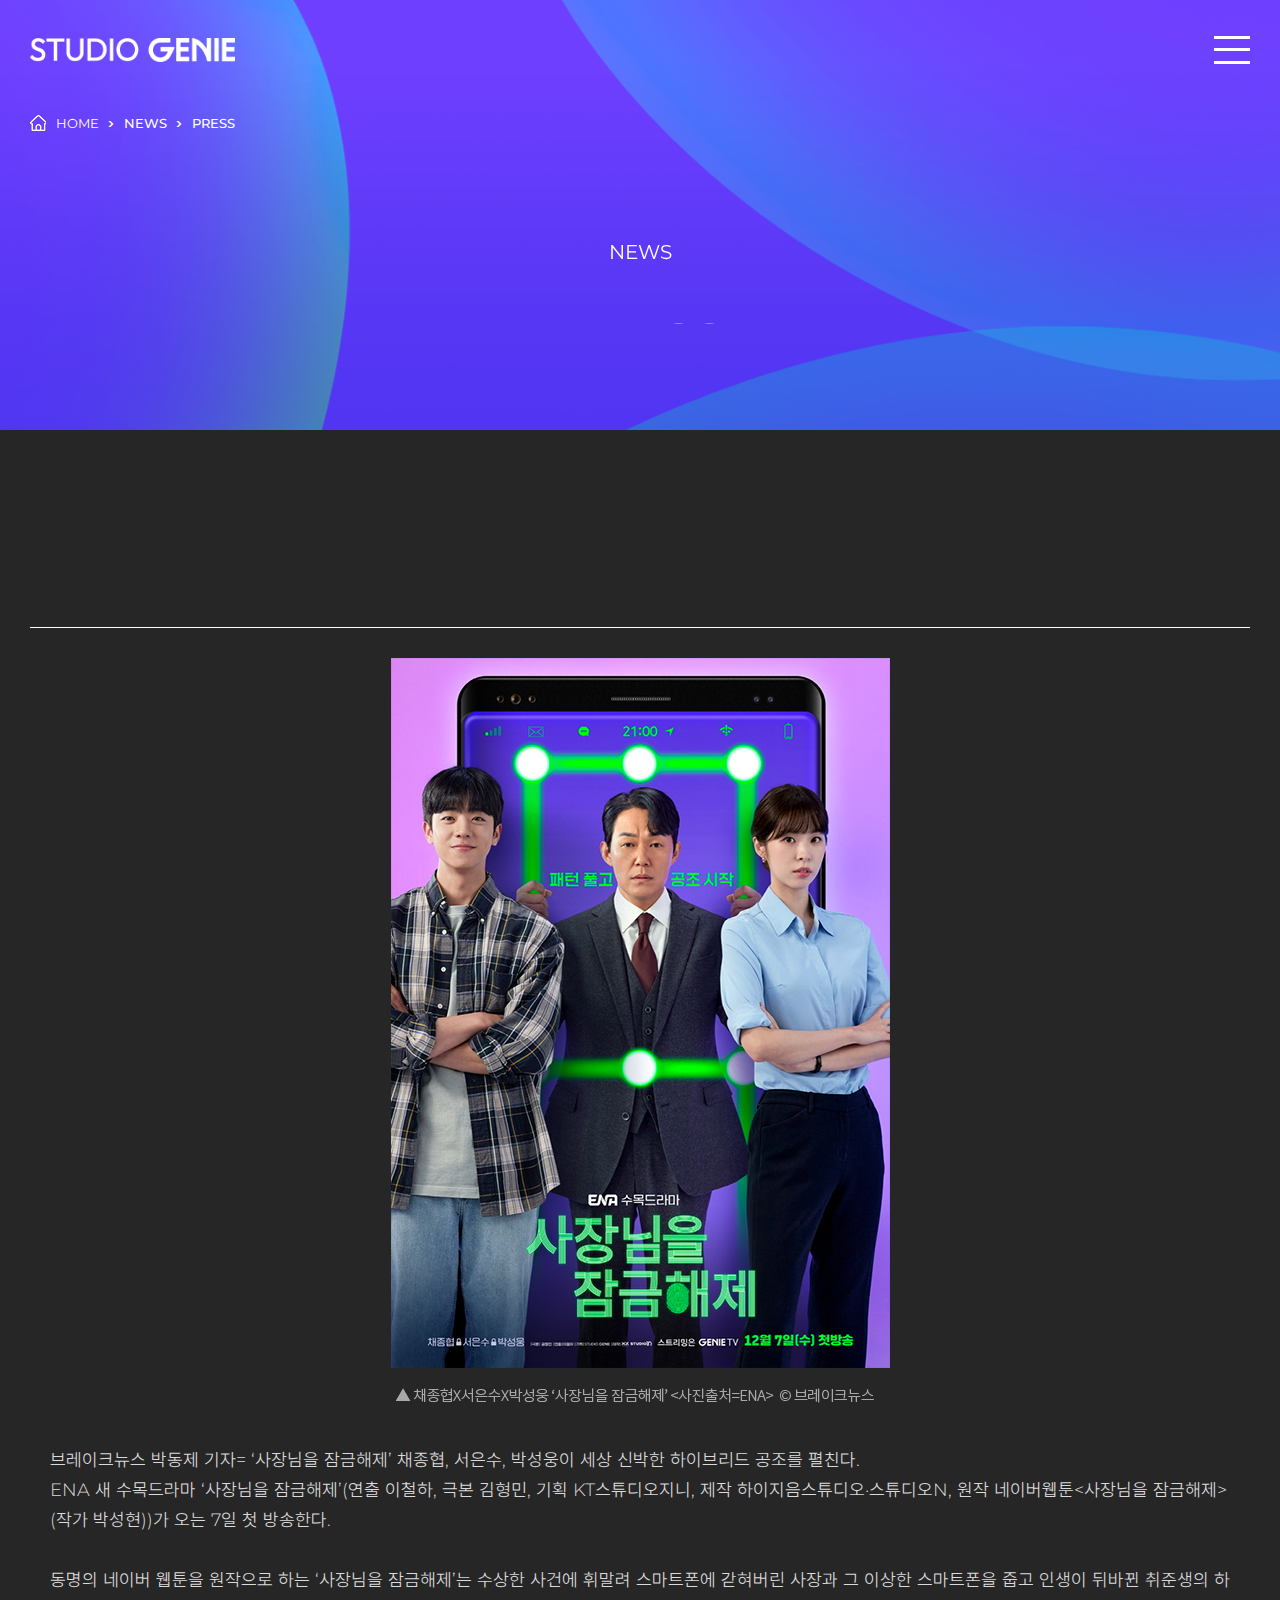
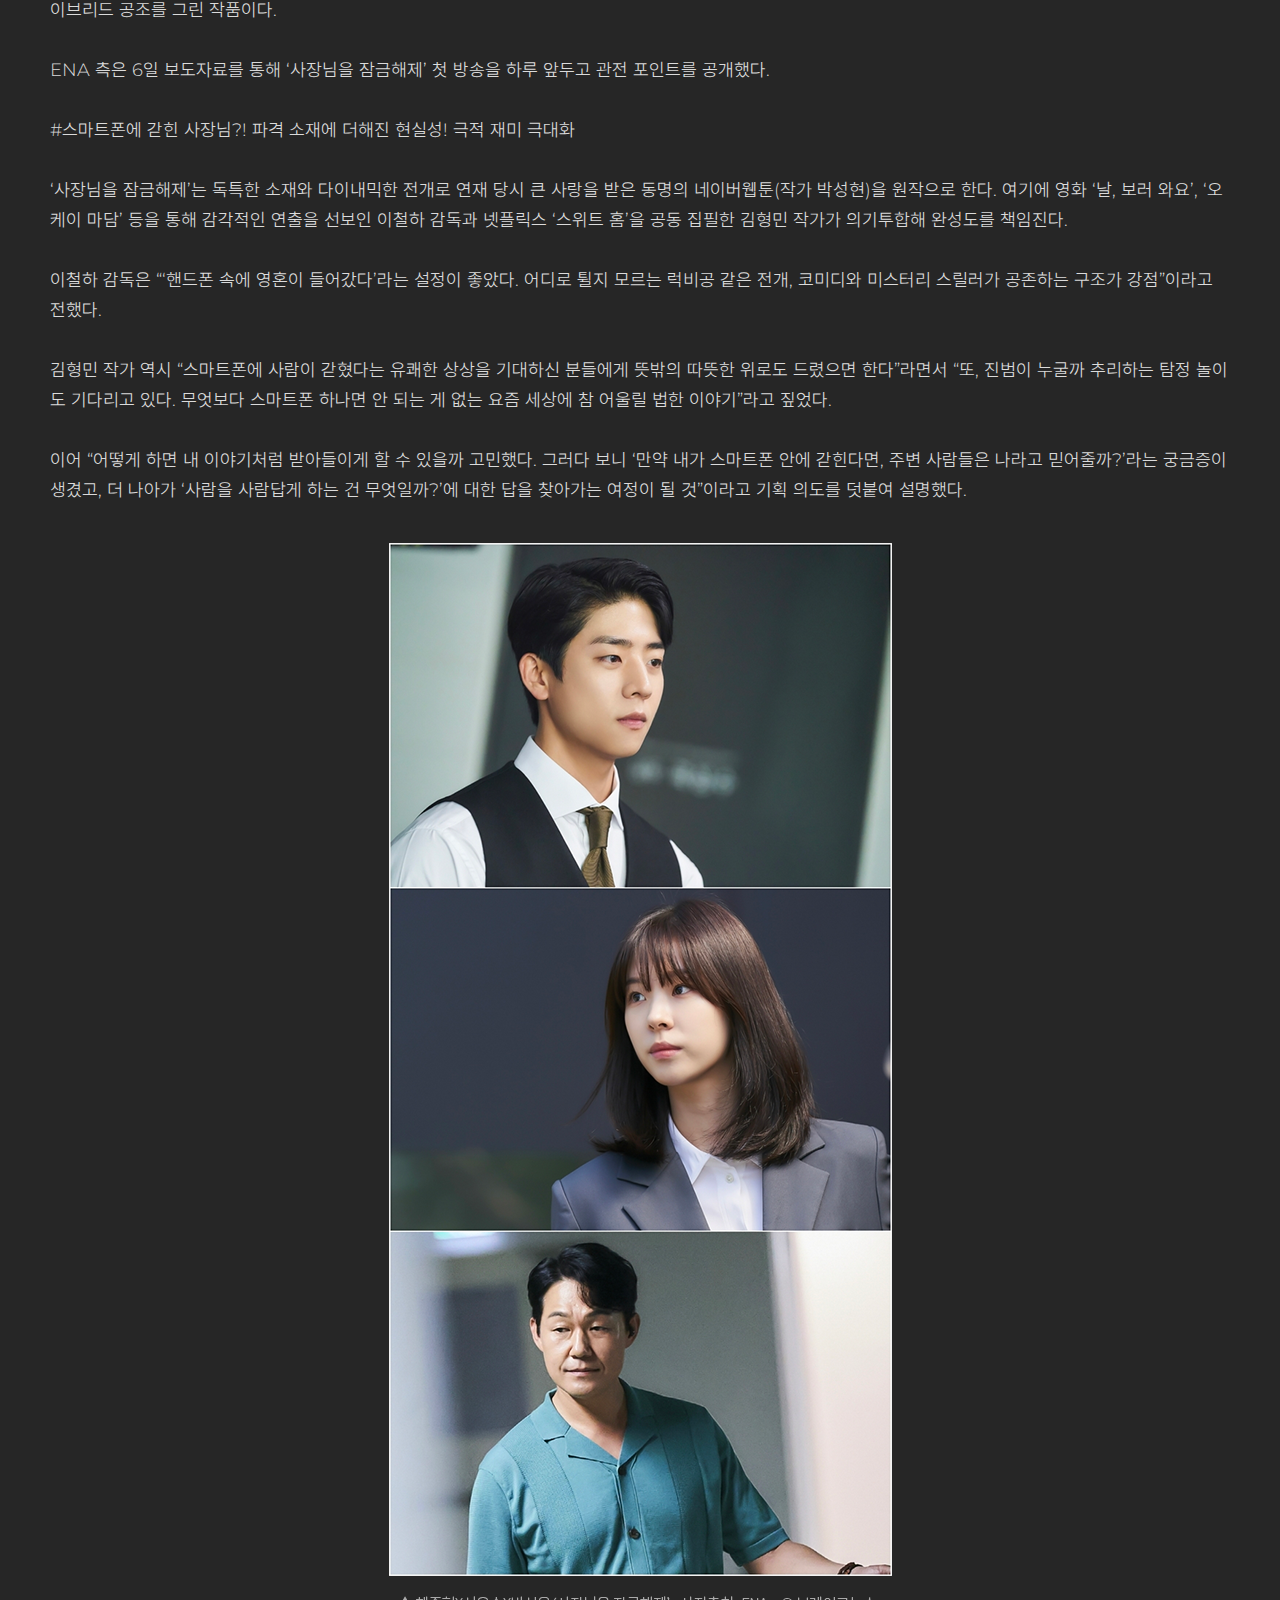
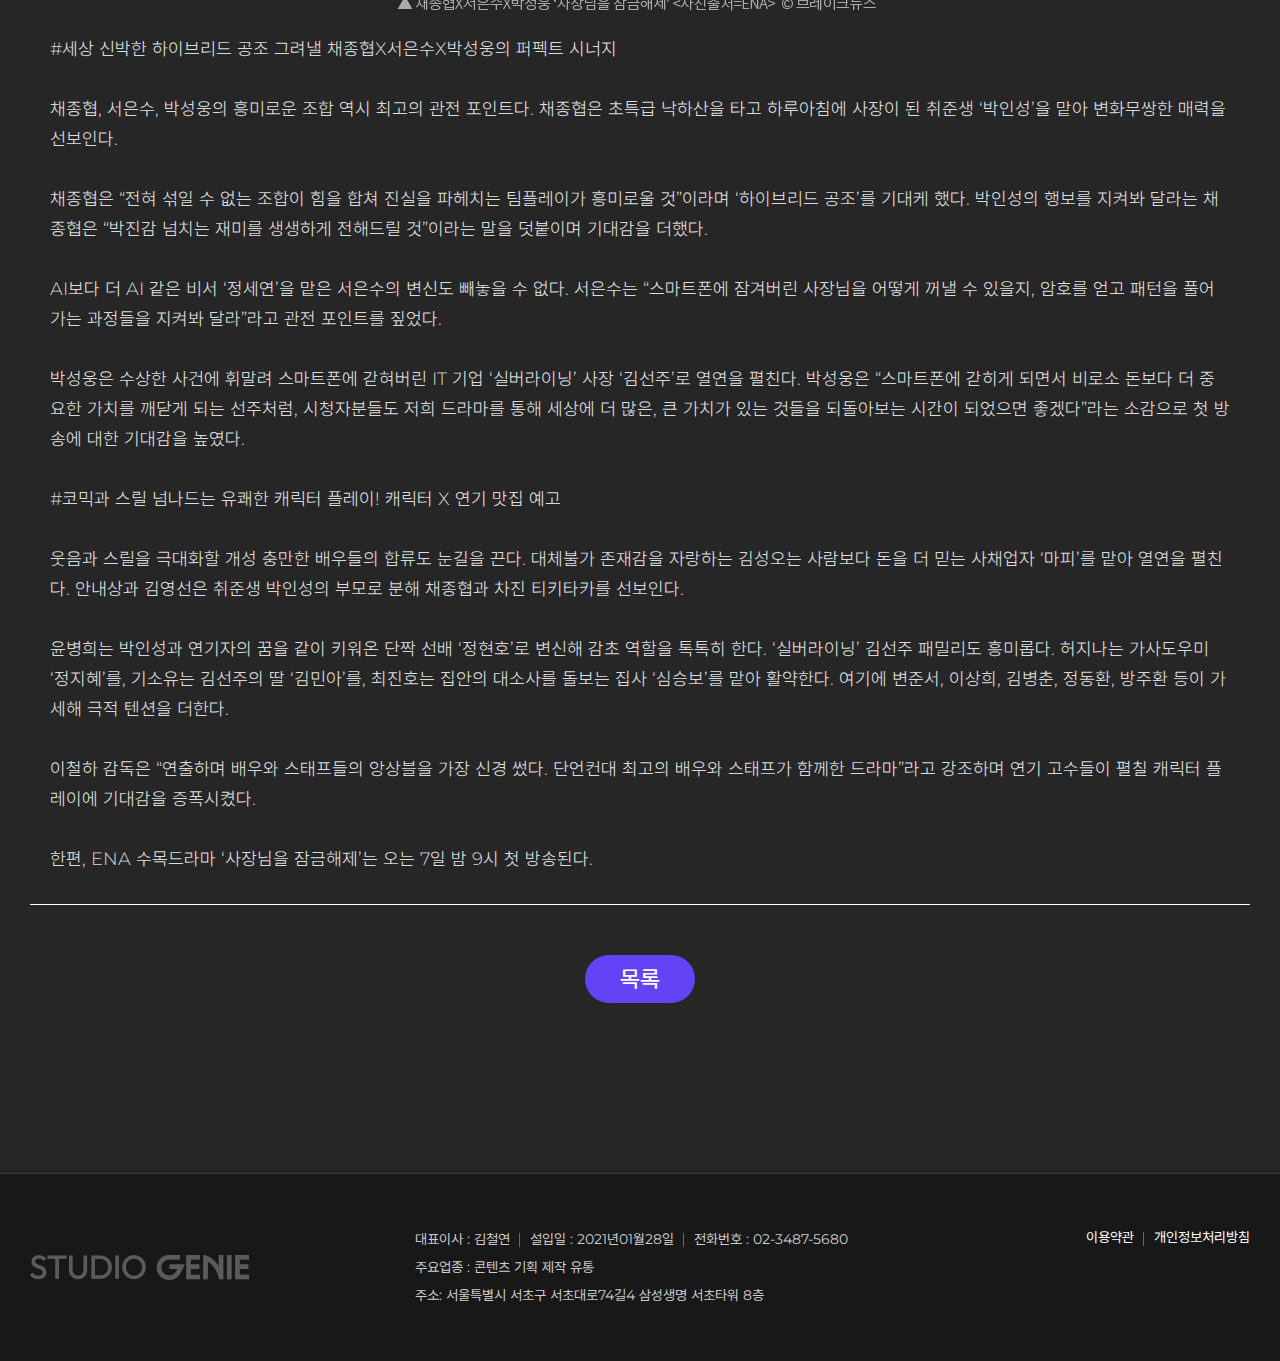
<file: sub/sub_04a-view.html>
<!DOCTYPE html>
<html lang="ko">
    <head>
        <meta charset="UTF-8" />
        <meta name="viewport" content="width=device-width, initial-scale=1" />
        <meta http-equiv="X-UA-Compatible" content="ie=edge" />
        <meta name="Keywords" content="ABOUT, WORKS, CAREERS, NEWS, IR, k콘텐츠, 스튜디오, 비전, 미션, 방영중" />
        <meta name="Description" content="TOP-TIER K-콘텐츠 스튜디오" />
        <meta name="Robots" content="All" />
        <meta name="Date" content="2023-02-06+09:00" />
        <meta http-equiv="Subject" content="KT STUDIO GENIE" />
        <meta http-equiv="Title" content="KT STUDIO GENIE" />
        <meta http-equiv="Author" content="JOY" />
        <meta http-equiv="Expires" content="-1" />
        <meta http-equiv="Cache-Control" content="no-cache" />
        <meta http-equiv="Pragma" content="no-cache" />
        <meta property="og:type" content="website" />
        <meta property="og:title" content="KT STUDIO GENIE" />
        <meta property="og:description" content="TOP-TIER K-콘텐츠 스튜디오" />
        <meta property="og:image" content="" />
        <meta property="og:url" content="" />
        <title>KT STUDIO GENIE</title>
        <!--CSS-->
        <link rel="stylesheet" href="../css/fonts.css" type="text/css" />
        <link rel="stylesheet" href="../css/all.css" type="text/css" />
        <link rel="stylesheet" href="../css/header.css" type="text/css" />
        <link rel="stylesheet" href="../css/main.css" type="text/css" />
        <link rel="stylesheet" href="../css/footer.css" type="text/css" />
        <link rel="stylesheet" href="../css/sub.css" type="text/css" />
        <link rel="stylesheet" href="../css/board.css" type="text/css" />
        <link rel="stylesheet" href="../css/setting.css" type="text/css" />
        <!--JQUERY-->
        <script src="https://cdnjs.cloudflare.com/ajax/libs/jquery/3.6.3/jquery.min.js"></script>
        <!--SLICK-->
        <link rel="stylesheet" type="text/css" href="../slick/slick.css" />
        <link rel="stylesheet" type="text/css" href="../slick/slick-theme.css" />
        <script src="../slick/slick.min.js"></script>
        <!--SWIPER-->
        <link rel="stylesheet" type="text/css" href="../swiper/swiper-bundle.min.css" />
        <script src="../swiper/swiper-bundle.min.js"></script>
        <!--GSAP-->
        <script src="../js/gsap.min.js"></script>
        <script src="../js/ScrollTrigger.min.js"></script>
        <!--AOS-->
        <link rel="stylesheet" type="text/css" href="../aos/aos.css" />
        <script src="../aos/aos.js"></script>
    </head>
    <body>
        <!--HEADER-->
        <header id="new_hd" class="hd_wrap">
            <div class="hd_area">
                <div class="hd_con">
                    <div class="hd_container">
                        <!--HD LOGO-->
                        <div class="logo_item">
                            <a href="../index.html" title="STUDIO GENIE"></a>
                        </div>
                        <!--HD LOGO END-->
                        <!--HD NAV-->
                        <nav class="hd_nav">
                            <ul class="nav_menu_box">
                                <li class="menu_item">
                                    <a href="#" title="ABOUT">ABOUT</a>
                                    <ul class="deps_box">
                                        <li class="deps_item"><a href="../sub/sub_01a.html" title="ABOUT US">ABOUT US</a></li>
                                        <li class="deps_item"><a href="../sub/sub_01b.html" title="COMPANY HISTORY">COMPANY HISTORY</a></li>
                                        <li class="deps_item"><a href="../sub/sub_01c.html" title="MISSION&VISION">MISSION & VISION</a></li>
                                        <li class="deps_item"><a href="../sub/sub_01d.html" title="PARTNERS">PARTNERS</a></li>
                                        <li class="deps_item"><a href="../sub/sub_01e.html" title="CONTACT US">CONTACT US</a></li>
                                    </ul>
                                </li>
                                <li class="menu_item">
                                    <a href="#" title="WORKS">WORKS</a>
                                    <ul class="deps_box">
                                        <li class="deps_item"><a href="../sub/sub_02a.html" title="ALL">ALL</a></li>
                                        <li class="deps_item"><a href="../sub/sub_02b.html" title="ON AIR">ON AIR</a></li>
                                        <li class="deps_item"><a href="../sub/sub_02c.html" title="UP COMING">UP COMING</a></li>
                                        <li class="deps_item"><a href="../sub/sub_02d.html" title="LIBRARY">LIBRARY</a></li>
                                    </ul>
                                </li>
                                <li class="menu_item">
                                    <a href="#" title="CAREERS">CAREERS</a>
                                    <ul class="deps_box">
                                        <li class="deps_item"><a href="../sub/sub_03a.html" title="IDEAL TALENTS">IDEAL TALENTS</a></li>
                                    </ul>
                                </li>
                                <li class="menu_item">
                                    <a href="#" title="NEWS">NEWS</a>
                                    <ul class="deps_box">
                                        <li class="deps_item"><a href="../sub/sub_04a.html" title="PRESS">PRESS</a></li>
                                        <li class="deps_item"><a href="../sub/sub_04b.html" title="NOTICE">NOTICE</a></li>
                                    </ul>
                                </li>
                            </ul>
                        </nav>
                        <!--HD NAV END-->
                        <!--HD LANG-->
                        <div class="lang_nav">
                            <ul class="lang_nav_box">
                                <li class="lang_item lang_active"><a href="#" title="KOR">KOR</a></li>
                                <li class="lang_item"><a href="#" title="ENG">ENG</a></li>
                            </ul>
                        </div>
                        <!--HD LANG END-->
                        <!--MO NAVBAR-->
                        <div class="mo_bars">
                            <button type="button" class="bars_btn">
                                <span></span>
                                <span></span>
                                <span></span>
                            </button>
                        </div>
                        <!--MO NAVBAR END-->
                    </div>
                </div>
            </div>
        </header>
        <!--HEADER END-->
        <!--MO NAV-->
        <div class="mo_bg"></div>
        <div class="mo_nav_wrap">
            <div class="mo_nav_area">
                <div class="mo_bars_cont">
                    <div class="mo_bars">
                        <button type="button" class="bars_btn bars_close bar_active">
                            <span></span>
                            <span></span>
                            <span></span>
                        </button>
                    </div>
                </div>
                <ul class="mo_nav_box">
                    <li class="mo_menu_item">
                        <div class="mo_menu_ob">
                            <a href="#">ABOUT <span class="arrows"></span></a>
                        </div>
                        <ul class="mo_deps_box">
                            <li class="deps_item"><a href="../sub/sub_01a.html" title="ABOUT US">ABOUT US</a></li>
                            <li class="deps_item"><a href="../sub/sub_01b.html" title="COMPANY HISTORY">COMPANY HISTORY</a></li>
                            <li class="deps_item"><a href="../sub/sub_01c.html" title="MISSION&VISION">MISSION & VISION</a></li>
                            <li class="deps_item"><a href="../sub/sub_01d.html" title="PARTNERS">PARTNERS</a></li>
                            <li class="deps_item"><a href="../sub/sub_01e.html" title="CONTACT US">CONTACT US</a></li>
                        </ul>
                    </li>
                    <li class="mo_menu_item">
                        <div class="mo_menu_ob">
                            <a href="#">WORKS <span class="arrows"></span></a>
                        </div>
                        <ul class="mo_deps_box">
                            <li class="deps_item"><a href="../sub/sub_02a.html" title="ALL">ALL</a></li>
                            <li class="deps_item"><a href="../sub/sub_02b.html" title="ON AIR">ON AIR</a></li>
                            <li class="deps_item"><a href="../sub/sub_02c.html" title="UP COMING">UP COMING</a></li>
                            <li class="deps_item"><a href="../sub/sub_02d.html" title="LIBRARY">LIBRARY</a></li>
                        </ul>
                    </li>
                    <li class="mo_menu_item">
                        <div class="mo_menu_ob">
                            <a href="#">CAREERS <span class="arrows"></span></a>
                        </div>
                        <ul class="mo_deps_box">
                            <li class="deps_item"><a href="../sub/sub_03a.html" title="IDEAL TALENTS">IDEAL TALENTS</a></li>
                        </ul>
                    </li>
                    <li class="mo_menu_item">
                        <div class="mo_menu_ob">
                            <a href="#">NEWS <span class="arrows"></span></a>
                        </div>
                        <ul class="mo_deps_box">
                            <li class="deps_item"><a href="../sub/sub_04a.html" title="PRESS">PRESS</a></li>
                            <li class="deps_item"><a href="../sub/sub_04b.html" title="NOTICE">NOTICE</a></li>
                        </ul>
                    </li>
                </ul>
            </div>
        </div>
        <!--MO NAV END-->
        <!--SUB TIT-->
        <div id="sub_tit" class="subtit_wrap">
            <div class="subtit_con">
                <div id="careers_bg" class="subtit_area">
                    <div class="subtit_container">
                        <div class="cate_con">
                            <ul class="cate_box">
                                <li class="cate_txt cate_home">
                                    <a href="../index.html"><span></span>HOME</a>
                                </li>
                                <li class="cate_txt">NEWS</li>
                                <li class="cate_txt">PRESS</li>
                            </ul>
                        </div>
                        <div class="cate_txt">
                            <div class="cate_txt_box">
                                <p class="scroll-dlay">NEWS</p>
                                <h2 class="scroll-dlay">PRESS</h2>
                            </div>
                        </div>
                    </div>
                </div>
            </div>
        </div>
        <!--SUB TIT END-->
        <!--SUB SECTION-->
        <section id="sub_section" class="sub_wrap">
            <div class="sub_area">
                <div class="sub_container">
                    <!--NEWS BOARD-->
                    <div id="newsboard" class="sub_con">
                        <!-- VIEW CONTENTS -->
                        <div class="view_board_box">
                            <div class="view_tit">
                                <h2 class="scroll-dlay">채종협X서은수X박성웅 ‘사장님을 잠금해제’, 관전 포인트 공개..신박한 공조</h2>
                                <p class="scroll-dlay">2022.12.06.</p>
                            </div>
                            <div class="view_cont">
                                <img src="../img/view_img_01.png" alt="이미지01" />
                                <br /><br /><br>
                                <p>
                                    브레이크뉴스 박동제 기자= ‘사장님을 잠금해제’ 채종협, 서은수, 박성웅이 세상 신박한 하이브리드 공조를 펼친다.<br />
                                    ENA 새 수목드라마 ‘사장님을 잠금해제’(연출 이철하, 극본 김형민, 기획 KT스튜디오지니, 제작 하이지음스튜디오·스튜디오N, 원작 네이버웹툰<사장님을 잠금해제>(작가 박성현))가 오는 7일 첫 방송한다.<br />
                                    <br />
                                    동명의 네이버 웹툰을 원작으로 하는 ‘사장님을 잠금해제’는 수상한 사건에 휘말려 스마트폰에 갇혀버린 사장과 그 이상한 스마트폰을 줍고 인생이 뒤바뀐 취준생의 하이브리드 공조를 그린 작품이다.<br />
                                    <br />
                                    ENA 측은 6일 보도자료를 통해 ‘사장님을 잠금해제’ 첫 방송을 하루 앞두고 관전 포인트를 공개했다.<br />
                                    <br />
                                    #스마트폰에 갇힌 사장님?! 파격 소재에 더해진 현실성! 극적 재미 극대화<br />
                                    <br />
                                    ‘사장님을 잠금해제’는 독특한 소재와 다이내믹한 전개로 연재 당시 큰 사랑을 받은 동명의 네이버웹툰(작가 박성현)을 원작으로 한다. 여기에 영화 ‘날, 보러 와요’, ‘오케이 마담’ 등을 통해 감각적인 연출을 선보인 이철하 감독과 넷플릭스 ‘스위트 홈’을 공동 집필한 김형민 작가가 의기투합해 완성도를 책임진다.<br />
                                    <br />
                                    이철하 감독은 “‘핸드폰 속에 영혼이 들어갔다’라는 설정이 좋았다. 어디로 튈지 모르는 럭비공 같은 전개, 코미디와 미스터리 스릴러가 공존하는 구조가 강점”이라고 전했다.<br />
                                    <br />
                                    김형민 작가 역시 “스마트폰에 사람이 갇혔다는 유쾌한 상상을 기대하신 분들에게 뜻밖의 따뜻한 위로도 드렸으면 한다”라면서 “또, 진범이 누굴까 추리하는 탐정 놀이도 기다리고 있다. 무엇보다 스마트폰 하나면 안 되는 게 없는 요즘 세상에 참 어울릴 법한 이야기”라고 짚었다.<br />
                                    <br />
                                    이어 “어떻게 하면 내 이야기처럼 받아들이게 할 수 있을까 고민했다. 그러다 보니 ‘만약 내가 스마트폰 안에 갇힌다면, 주변 사람들은 나라고 믿어줄까?’라는 궁금증이 생겼고, 더 나아가 ‘사람을 사람답게 하는 건 무엇일까?’에 대한 답을 찾아가는 여정이 될 것”이라고 기획 의도를 덧붙여 설명했다.
                                </p>
                                <br /><br />
                                <img src="../img/view_img_02.png" alt="이미지02" />
                                <br /><br />
                                <p>
                                    #세상 신박한 하이브리드 공조 그려낼 채종협X서은수X박성웅의 퍼펙트 시너지<br />
                                    <br />
                                    채종협, 서은수, 박성웅의 흥미로운 조합 역시 최고의 관전 포인트다. 채종협은 초특급 낙하산을 타고 하루아침에 사장이 된 취준생 ‘박인성’을 맡아 변화무쌍한 매력을 선보인다.<br />
                                    <br />
                                    채종협은 “전혀 섞일 수 없는 조합이 힘을 합쳐 진실을 파헤치는 팀플레이가 흥미로울 것”이라며 ‘하이브리드 공조’를 기대케 했다. 박인성의 행보를 지켜봐 달라는 채종협은 “박진감 넘치는 재미를 생생하게 전해드릴 것”이라는 말을 덧붙이며 기대감을 더했다.<br />
                                    <br />
                                    AI보다 더 AI 같은 비서 ‘정세연’을 맡은 서은수의 변신도 빼놓을 수 없다. 서은수는 “스마트폰에 잠겨버린 사장님을 어떻게 꺼낼 수 있을지, 암호를 얻고 패턴을 풀어가는 과정들을 지켜봐 달라”라고 관전 포인트를 짚었다.<br />
                                    <br />
                                    박성웅은 수상한 사건에 휘말려 스마트폰에 갇혀버린 IT 기업 ‘실버라이닝’ 사장 ‘김선주’로 열연을 펼친다. 박성웅은 “스마트폰에 갇히게 되면서 비로소 돈보다 더 중요한 가치를 깨닫게 되는 선주처럼, 시청자분들도 저희 드라마를 통해 세상에 더 많은, 큰 가치가 있는 것들을 되돌아보는 시간이 되었으면 좋겠다”라는 소감으로 첫 방송에 대한 기대감을 높였다.<br />
                                    <br />
                                    #코믹과 스릴 넘나드는 유쾌한 캐릭터 플레이! 캐릭터 X 연기 맛집 예고<br />
                                    <br />
                                    웃음과 스릴을 극대화할 개성 충만한 배우들의 합류도 눈길을 끈다. 대체불가 존재감을 자랑하는 김성오는 사람보다 돈을 더 믿는 사채업자 ‘마피’를 맡아 열연을 펼친다. 안내상과 김영선은 취준생 박인성의 부모로 분해 채종협과 차진 티키타카를 선보인다.<br />
                                    <br />
                                    윤병희는 박인성과 연기자의 꿈을 같이 키워온 단짝 선배 ‘정현호’로 변신해 감초 역할을 톡톡히 한다. ‘실버라이닝’ 김선주 패밀리도 흥미롭다. 허지나는 가사도우미 ‘정지혜’를, 기소유는 김선주의 딸 ‘김민아’를, 최진호는 집안의 대소사를 돌보는 집사 ‘심승보’를 맡아 활약한다. 여기에 변준서, 이상희, 김병춘, 정동환, 방주환 등이 가세해 극적 텐션을 더한다.<br />
                                    <br />
                                    이철하 감독은 “연출하며 배우와 스태프들의 앙상블을 가장 신경 썼다. 단언컨대 최고의 배우와 스태프가 함께한 드라마”라고 강조하며 연기 고수들이 펼칠 캐릭터 플레이에 기대감을 증폭시켰다.<br />
                                    <br />
                                    한편, ENA 수목드라마 ‘사장님을 잠금해제’는 오는 7일 밤 9시 첫 방송된다.
                                </p>
                            </div>
                        </div>
                        <!-- VIEW CONTENTS END -->
                    </div>
                    <!--NEWS BOARD END-->
                    <!--BOARD BTN-->
                    <ul class="work_view_btn">
                        <li><a href="../sub/sub_04a.html">목록</a></li>
                    </ul>
                    <!--BOARD BTN END-->
                </div>
            </div>
        </section>
        <!--SUB SECTION END-->
        <!--FOOTER-->
        <footer id="new_ft" class="ft_wrap">
            <div class="ft_area">
                <div class="ft_con">
                    <div class="ft_container">
                        <div class="ft_lt">
                            <!--FT LOGO-->
                            <div class="ft_logo">
                                <a href="#" title="STUDIO GENIE"></a>
                            </div>
                            <!--FT LOGO END-->
                            <!--FT TXT-->
                            <div class="ft_stat">
                                <div class="ft_terms ft_terms2">
                                    <ul class="ft_terms_box">
                                        <li><a href="#" title="이용약관">이용약관</a></li>
                                        <li><a href="#" title="개인정보처리방침">개인정보처리방침</a></li>
                                    </ul>
                                </div>
                                <ul class="ft_stat_box">
                                    <li><span>대표이사 : 김철연</span><span>설입일 : 2021년01월28일</span><span>전화번호 : 02-3487-5680</span></li>
                                    <li>주요업종 : 콘텐츠 기획 제작 유통</li>
                                    <li>주소: 서울특별시 서초구 서초대로74길4 삼성생명 서초타워 8층</li>
                                </ul>
                            </div>
                            <!--FT TXT END-->
                        </div>
                        <!--FT TERMS-->
                        <div class="ft_terms">
                            <ul class="ft_terms_box">
                                <li><a href="#" title="이용약관">이용약관</a></li>
                                <li><a href="#" title="개인정보처리방침">개인정보처리방침</a></li>
                            </ul>
                        </div>
                        <!--FT TERMS END-->
                    </div>
                </div>
            </div>
        </footer>
        <!--FOOTER END-->
    </body>
    <script src="../js/common.js"></script>
    <script src="../js/anim.js"></script>
</html>
</file>
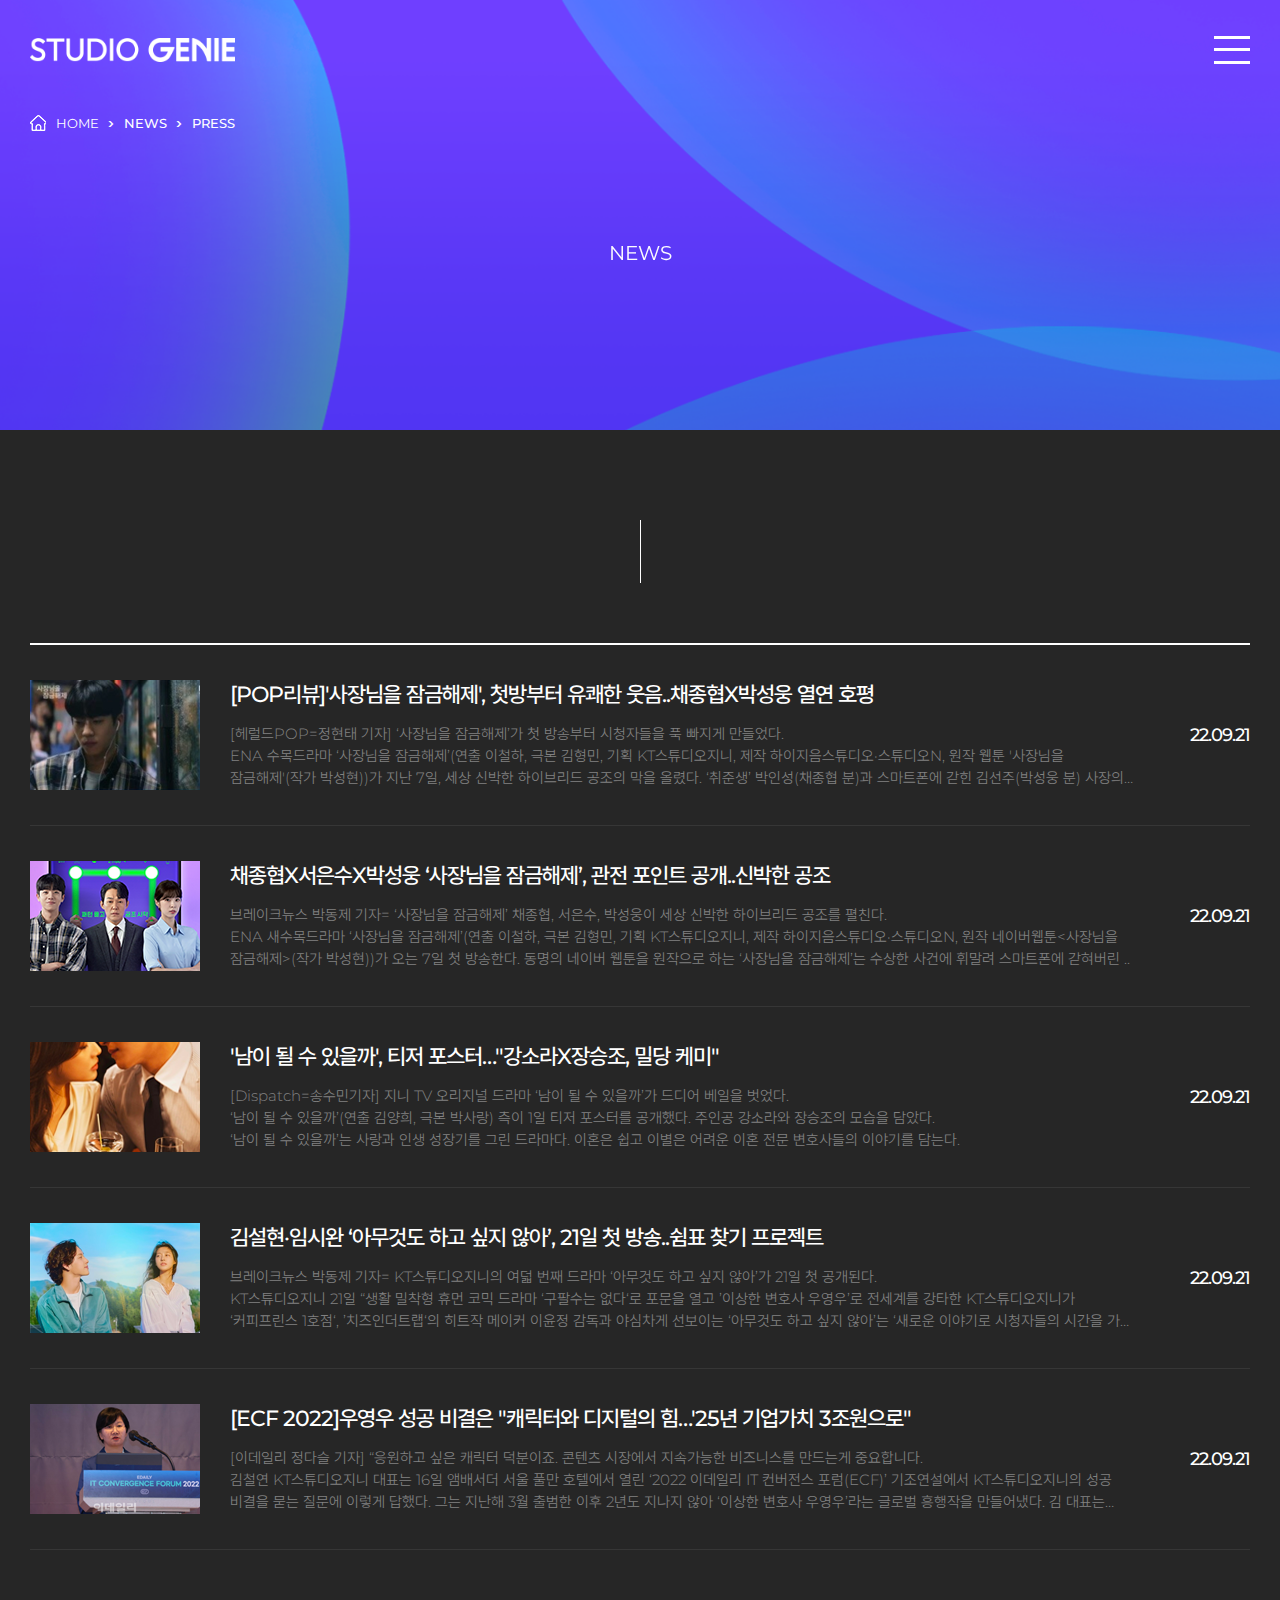
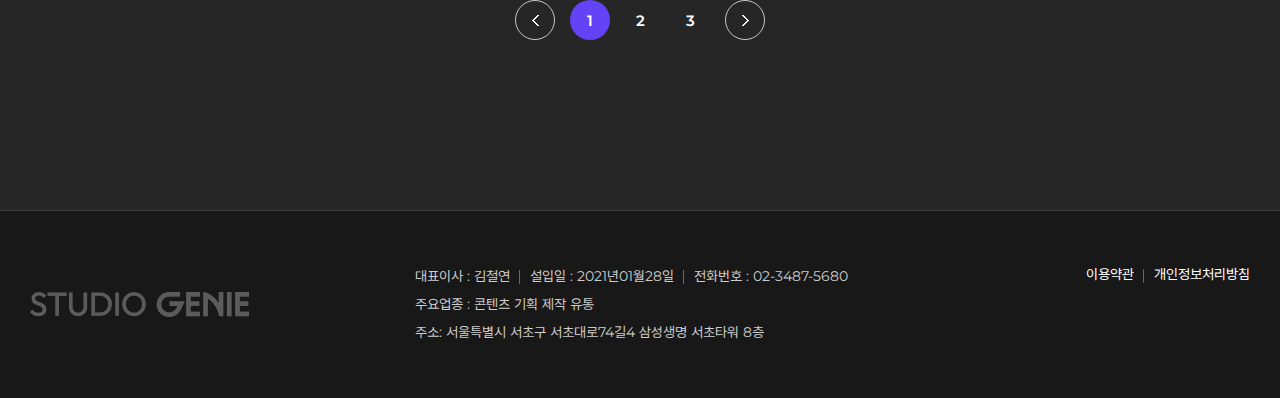
<file: sub/sub_04a.html>
<!DOCTYPE html>
<html lang="ko">
    <head>
        <meta charset="UTF-8" />
        <meta name="viewport" content="width=device-width, initial-scale=1" />
        <meta http-equiv="X-UA-Compatible" content="ie=edge" />
        <meta name="Keywords" content="ABOUT, WORKS, CAREERS, NEWS, IR, k콘텐츠, 스튜디오, 비전, 미션, 방영중" />
        <meta name="Description" content="TOP-TIER K-콘텐츠 스튜디오" />
        <meta name="Robots" content="All" />
        <meta name="Date" content="2023-02-06+09:00" />
        <meta http-equiv="Subject" content="KT STUDIO GENIE" />
        <meta http-equiv="Title" content="KT STUDIO GENIE" />
        <meta http-equiv="Author" content="JOY" />
        <meta http-equiv="Expires" content="-1" />
        <meta http-equiv="Cache-Control" content="no-cache" />
        <meta http-equiv="Pragma" content="no-cache" />
        <meta property="og:type" content="website" />
        <meta property="og:title" content="KT STUDIO GENIE" />
        <meta property="og:description" content="TOP-TIER K-콘텐츠 스튜디오" />
        <meta property="og:image" content="" />
        <meta property="og:url" content="" />
        <title>KT STUDIO GENIE</title>
        <!--CSS-->
        <link rel="stylesheet" href="../css/fonts.css" type="text/css" />
        <link rel="stylesheet" href="../css/all.css" type="text/css" />
        <link rel="stylesheet" href="../css/header.css" type="text/css" />
        <link rel="stylesheet" href="../css/main.css" type="text/css" />
        <link rel="stylesheet" href="../css/footer.css" type="text/css" />
        <link rel="stylesheet" href="../css/sub.css" type="text/css" />
        <link rel="stylesheet" href="../css/board.css" type="text/css" />
        <link rel="stylesheet" href="../css/setting.css" type="text/css" />
        <!--JQUERY-->
        <script src="https://cdnjs.cloudflare.com/ajax/libs/jquery/3.6.3/jquery.min.js"></script>
        <!--SLICK-->
        <link rel="stylesheet" type="text/css" href="../slick/slick.css" />
        <link rel="stylesheet" type="text/css" href="../slick/slick-theme.css" />
        <script src="../slick/slick.min.js"></script>
        <!--SWIPER-->
        <link rel="stylesheet" type="text/css" href="../swiper/swiper-bundle.min.css" />
        <script src="../swiper/swiper-bundle.min.js"></script>
        <!--GSAP-->
        <script src="../js/gsap.min.js"></script>
        <script src="../js/ScrollTrigger.min.js"></script>
        <!--AOS-->
        <link rel="stylesheet" type="text/css" href="../aos/aos.css" />
        <script src="../aos/aos.js"></script>
    </head>
    <body>
        <!--HEADER-->
        <header id="new_hd" class="hd_wrap">
            <div class="hd_area">
                <div class="hd_con">
                    <div class="hd_container">
                        <!--HD LOGO-->
                        <div class="logo_item">
                            <a href="../index.html" title="STUDIO GENIE"></a>
                        </div>
                        <!--HD LOGO END-->
                        <!--HD NAV-->
                        <nav class="hd_nav">
                            <ul class="nav_menu_box">
                                <li class="menu_item">
                                    <a href="#" title="ABOUT">ABOUT</a>
                                    <ul class="deps_box">
                                        <li class="deps_item"><a href="../sub/sub_01a.html" title="ABOUT US">ABOUT US</a></li>
                                        <li class="deps_item"><a href="../sub/sub_01b.html" title="COMPANY HISTORY">COMPANY HISTORY</a></li>
                                        <li class="deps_item"><a href="../sub/sub_01c.html" title="MISSION&VISION">MISSION & VISION</a></li>
                                        <li class="deps_item"><a href="../sub/sub_01d.html" title="PARTNERS">PARTNERS</a></li>
                                        <li class="deps_item"><a href="../sub/sub_01e.html" title="CONTACT US">CONTACT US</a></li>
                                    </ul>
                                </li>
                                <li class="menu_item">
                                    <a href="#" title="WORKS">WORKS</a>
                                    <ul class="deps_box">
                                        <li class="deps_item"><a href="../sub/sub_02a.html" title="ALL">ALL</a></li>
                                        <li class="deps_item"><a href="../sub/sub_02b.html" title="ON AIR">ON AIR</a></li>
                                        <li class="deps_item"><a href="../sub/sub_02c.html" title="UP COMING">UP COMING</a></li>
                                        <li class="deps_item"><a href="../sub/sub_02d.html" title="LIBRARY">LIBRARY</a></li>
                                    </ul>
                                </li>
                                <li class="menu_item">
                                    <a href="#" title="CAREERS">CAREERS</a>
                                    <ul class="deps_box">
                                        <li class="deps_item"><a href="../sub/sub_03a.html" title="IDEAL TALENTS">IDEAL TALENTS</a></li>
                                    </ul>
                                </li>
                                <li class="menu_item">
                                    <a href="#" title="NEWS">NEWS</a>
                                    <ul class="deps_box">
                                        <li class="deps_item"><a href="../sub/sub_04a.html" title="PRESS">PRESS</a></li>
                                        <li class="deps_item"><a href="../sub/sub_04b.html" title="NOTICE">NOTICE</a></li>
                                    </ul>
                                </li>
                            </ul>
                        </nav>
                        <!--HD NAV END-->
                        <!--HD LANG-->
                        <div class="lang_nav">
                            <ul class="lang_nav_box">
                                <li class="lang_item lang_active"><a href="#" title="KOR">KOR</a></li>
                                <li class="lang_item"><a href="#" title="ENG">ENG</a></li>
                            </ul>
                        </div>
                        <!--HD LANG END-->
                        <!--MO NAVBAR-->
                        <div class="mo_bars">
                            <button type="button" class="bars_btn">
                                <span></span>
                                <span></span>
                                <span></span>
                            </button>
                        </div>
                        <!--MO NAVBAR END-->
                    </div>
                </div>
            </div>
        </header>
        <!--HEADER END-->
        <!--MO NAV-->
        <div class="mo_bg"></div>
        <div class="mo_nav_wrap">
            <div class="mo_nav_area">
                <div class="mo_bars_cont">
                    <div class="mo_bars">
                        <button type="button" class="bars_btn bars_close bar_active">
                            <span></span>
                            <span></span>
                            <span></span>
                        </button>
                    </div>
                </div>
                <ul class="mo_nav_box">
                    <li class="mo_menu_item">
                        <div class="mo_menu_ob">
                            <a href="#">ABOUT <span class="arrows"></span></a>
                        </div>
                        <ul class="mo_deps_box">
                            <li class="deps_item"><a href="../sub/sub_01a.html" title="ABOUT US">ABOUT US</a></li>
                            <li class="deps_item"><a href="../sub/sub_01b.html" title="COMPANY HISTORY">COMPANY HISTORY</a></li>
                            <li class="deps_item"><a href="../sub/sub_01c.html" title="MISSION&VISION">MISSION & VISION</a></li>
                            <li class="deps_item"><a href="../sub/sub_01d.html" title="PARTNERS">PARTNERS</a></li>
                            <li class="deps_item"><a href="../sub/sub_01e.html" title="CONTACT US">CONTACT US</a></li>
                        </ul>
                    </li>
                    <li class="mo_menu_item">
                        <div class="mo_menu_ob">
                            <a href="#">WORKS <span class="arrows"></span></a>
                        </div>
                        <ul class="mo_deps_box">
                            <li class="deps_item"><a href="../sub/sub_02a.html" title="ALL">ALL</a></li>
                            <li class="deps_item"><a href="../sub/sub_02b.html" title="ON AIR">ON AIR</a></li>
                            <li class="deps_item"><a href="../sub/sub_02c.html" title="UP COMING">UP COMING</a></li>
                            <li class="deps_item"><a href="../sub/sub_02d.html" title="LIBRARY">LIBRARY</a></li>
                        </ul>
                    </li>
                    <li class="mo_menu_item">
                        <div class="mo_menu_ob">
                            <a href="#">CAREERS <span class="arrows"></span></a>
                        </div>
                        <ul class="mo_deps_box">
                            <li class="deps_item"><a href="../sub/sub_03a.html" title="IDEAL TALENTS">IDEAL TALENTS</a></li>
                        </ul>
                    </li>
                    <li class="mo_menu_item">
                        <div class="mo_menu_ob">
                            <a href="#">NEWS <span class="arrows"></span></a>
                        </div>
                        <ul class="mo_deps_box">
                            <li class="deps_item"><a href="../sub/sub_04a.html" title="PRESS">PRESS</a></li>
                            <li class="deps_item"><a href="../sub/sub_04b.html" title="NOTICE">NOTICE</a></li>
                        </ul>
                    </li>
                </ul>
            </div>
        </div>
        <!--MO NAV END-->
        <!--SUB TIT-->
        <div id="sub_tit" class="subtit_wrap">
            <div class="subtit_con">
                <div id="careers_bg" class="subtit_area">
                    <div class="subtit_container">
                        <div class="cate_con">
                            <ul class="cate_box">
                                <li class="cate_txt cate_home">
                                    <a href="../index.html"><span></span>HOME</a>
                                </li>
                                <li class="cate_txt">NEWS</li>
                                <li class="cate_txt">PRESS</li>
                            </ul>
                        </div>
                        <div class="cate_txt">
                            <div class="cate_txt_box">
                                <p class="scroll-dlay">NEWS</p>
                                <h2 class="scroll-dlay">PRESS</h2>
                            </div>
                        </div>
                    </div>
                </div>
            </div>
        </div>
        <!--SUB TIT END-->
        <!--SUB SECTION-->
        <section id="sub_section" class="sub_wrap">
            <div class="sub_area">
                <div class="sub_container">
                    <!--NEWS BOARD-->
                    <div id="newsboard" class="sub_con">
                        <div class="line"></div>
                        <div class="news_baord">
                            <ul class="board_list">
                                <li class="board_item">
                                    <a href="sub_04a-view.html">
                                        <div class="board_cont">
                                            <div class="board_thumb">
                                                <img src="../img/board_thumb_01.png" alt="썸네일" />
                                            </div>
                                            <div class="board_txt">
                                                <h2>[POP리뷰]'사장님을 잠금해제', 첫방부터 유쾌한 웃음..채종협X박성웅 열연 호평</h2>
                                                <p>
                                                    [헤럴드POP=정현태 기자] ‘사장님을 잠금해제’가 첫 방송부터 시청자들을 푹 빠지게 만들었다.<br />
                                                    ENA 수목드라마 ‘사장님을 잠금해제’(연출 이철하, 극본 김형민, 기획 KT스튜디오지니, 제작 하이지음스튜디오·스튜디오N, 원작 웹툰 '사장님을 잠금해제'(작가 박성현))가 지난 7일, 세상 신박한 하이브리드 공조의 막을 올렸다. ‘취준생’ 박인성(채종협 분)과 스마트폰에 갇힌 김선주(박성웅 분) 사장의 기막힌 첫 만남부터
                                                </p>
                                            </div>
                                        </div>
                                        <div class="board_data">
                                            <p>22.09.21</p>
                                        </div>
                                    </a>
                                </li>
                                <li class="board_item">
                                    <a href="#">
                                        <div class="board_cont">
                                            <div class="board_thumb">
                                                <img src="../img/board_thumb_02.png" alt="썸네일" />
                                            </div>
                                            <div class="board_txt">
                                                <h2>채종협X서은수X박성웅 ‘사장님을 잠금해제’, 관전 포인트 공개..신박한 공조</h2>
                                                <p>
                                                    브레이크뉴스 박동제 기자= ‘사장님을 잠금해제’ 채종협, 서은수, 박성웅이 세상 신박한 하이브리드 공조를 펼친다.<br />
                                                    ENA 새수목드라마 ‘사장님을 잠금해제’(연출 이철하, 극본 김형민, 기획 KT스튜디오지니, 제작 하이지음스튜디오·스튜디오N, 원작 네이버웹툰<사장님을 잠금해제>(작가 박성현))가 오는 7일 첫 방송한다. 동명의 네이버 웹툰을 원작으로 하는 ‘사장님을 잠금해제’는 수상한 사건에 휘말려 스마트폰에 갇혀버린 ..
                                                </p>
                                            </div>
                                        </div>
                                        <div class="board_data">
                                            <p>22.09.21</p>
                                        </div>
                                    </a>
                                </li>
                                <li class="board_item">
                                    <a href="#">
                                        <div class="board_cont">
                                            <div class="board_thumb">
                                                <img src="../img/board_thumb_03.png" alt="썸네일" />
                                            </div>
                                            <div class="board_txt">
                                                <h2>'남이 될 수 있을까', 티저 포스터…"강소라X장승조, 밀당 케미"</h2>
                                                <p>
                                                    [Dispatch=송수민기자] 지니 TV 오리지널 드라마 ‘남이 될 수 있을까’가 드디어 베일을 벗었다.<br />
                                                    ‘남이 될 수 있을까’(연출 김양희, 극본 박사랑) 측이 1일 티저 포스터를 공개했다. 주인공 강소라와 장승조의 모습을 담았다.<br />
                                                    ‘남이 될 수 있을까’는 사랑과 인생 성장기를 그린 드라마다. 이혼은 쉽고 이별은 어려운 이혼 전문 변호사들의 이야기를 담는다.
                                                </p>
                                            </div>
                                        </div>
                                        <div class="board_data">
                                            <p>22.09.21</p>
                                        </div>
                                    </a>
                                </li>
                                <li class="board_item">
                                    <a href="#">
                                        <div class="board_cont">
                                            <div class="board_thumb">
                                                <img src="../img/board_thumb_04.png" alt="썸네일" />
                                            </div>
                                            <div class="board_txt">
                                                <h2>김설현·임시완 ‘아무것도 하고 싶지 않아’, 21일 첫 방송..쉼표 찾기 프로젝트</h2>
                                                <p>
                                                    브레이크뉴스 박동제 기자= KT스튜디오지니의 여덟 번째 드라마 ‘아무것도 하고 싶지 않아’가 21일 첫 공개된다.<br />
                                                    KT스튜디오지니 21일 “생활 밀착형 휴먼 코믹 드라마 ‘구팔수는 없다‘로 포문을 열고 ’이상한 변호사 우영우’로 전세계를 강타한 KT스튜디오지니가 ‘커피프린스 1호점‘, ’치즈인더트랩‘의 히트작 메이커 이윤정 감독과 야심차게 선보이는 ‘아무것도 하고 싶지 않아’는 ‘새로운 이야기로 시청자들의 시간을 가치 있게 만든다’는 ..
                                                </p>
                                            </div>
                                        </div>
                                        <div class="board_data">
                                            <p>22.09.21</p>
                                        </div>
                                    </a>
                                </li>
                                <li class="board_item">
                                    <a href="#">
                                        <div class="board_cont">
                                            <div class="board_thumb">
                                                <img src="../img/board_thumb_05.png" alt="썸네일" />
                                            </div>
                                            <div class="board_txt">
                                                <h2>[ECF 2022]우영우 성공 비결은 "캐릭터와 디지털의 힘…'25년 기업가치 3조원으로"</h2>
                                                <p>
                                                    [이데일리 정다슬 기자] “응원하고 싶은 캐릭터 덕분이죠. 콘텐츠 시장에서 지속가능한 비즈니스를 만드는게 중요합니다.<br />
                                                    김철연 KT스튜디오지니 대표는 16일 앰배서더 서울 풀만 호텔에서 열린 ‘2022 이데일리 IT 컨버전스 포럼(ECF)’ 기조연설에서 KT스튜디오지니의 성공 비결을 묻는 질문에 이렇게 답했다. 그는 지난해 3월 출범한 이후 2년도 지나지 않아 ‘이상한 변호사 우영우’라는 글로벌 흥행작을 만들어냈다. 김 대표는 글로벌 메인 ..
                                                </p>
                                            </div>
                                        </div>
                                        <div class="board_data">
                                            <p>22.09.21</p>
                                        </div>
                                    </a>
                                </li>
                            </ul>
                        </div>
                    </div>
                    <!--NEWS BOARD END-->

                    <!--PAGING BOX-->
                    <div class="paging_con">
                        <div class="paging_box">
                            <div class="paging_arrows paging_arrows_lt">
                                <a href="#"></a>
                            </div>
                            <ul class="paging_number">
                                <li class="active"><a href="#">1</a></li>
                                <li><a href="#">2</a></li>
                                <li><a href="#">3</a></li>
                            </ul>
                            <div class="paging_arrows paging_arrows_gt">
                                <a href="#"></a>
                            </div>
                        </div>
                    </div>
                    <!--PAGING BOX END-->
                </div>
            </div>
        </section>
        <!--SUB SECTION END-->
        <!--FOOTER-->
        <footer id="new_ft" class="ft_wrap">
            <div class="ft_area">
                <div class="ft_con">
                    <div class="ft_container">
                        <div class="ft_lt">
                            <!--FT LOGO-->
                            <div class="ft_logo">
                                <a href="#" title="STUDIO GENIE"></a>
                            </div>
                            <!--FT LOGO END-->
                            <!--FT TXT-->
                            <div class="ft_stat">
                                <div class="ft_terms ft_terms2">
                                    <ul class="ft_terms_box">
                                        <li><a href="#" title="이용약관">이용약관</a></li>
                                        <li><a href="#" title="개인정보처리방침">개인정보처리방침</a></li>
                                    </ul>
                                </div>
                                <ul class="ft_stat_box">
                                    <li><span>대표이사 : 김철연</span><span>설입일 : 2021년01월28일</span><span>전화번호 : 02-3487-5680</span></li>
                                    <li>주요업종 : 콘텐츠 기획 제작 유통</li>
                                    <li>주소: 서울특별시 서초구 서초대로74길4 삼성생명 서초타워 8층</li>
                                </ul>
                            </div>
                            <!--FT TXT END-->
                        </div>
                        <!--FT TERMS-->
                        <div class="ft_terms">
                            <ul class="ft_terms_box">
                                <li><a href="#" title="이용약관">이용약관</a></li>
                                <li><a href="#" title="개인정보처리방침">개인정보처리방침</a></li>
                            </ul>
                        </div>
                        <!--FT TERMS END-->
                    </div>
                </div>
            </div>
        </footer>
        <!--FOOTER END-->
    </body>
    <script src="../js/common.js"></script>
    <script src="../js/anim.js"></script>
</html>
</file>
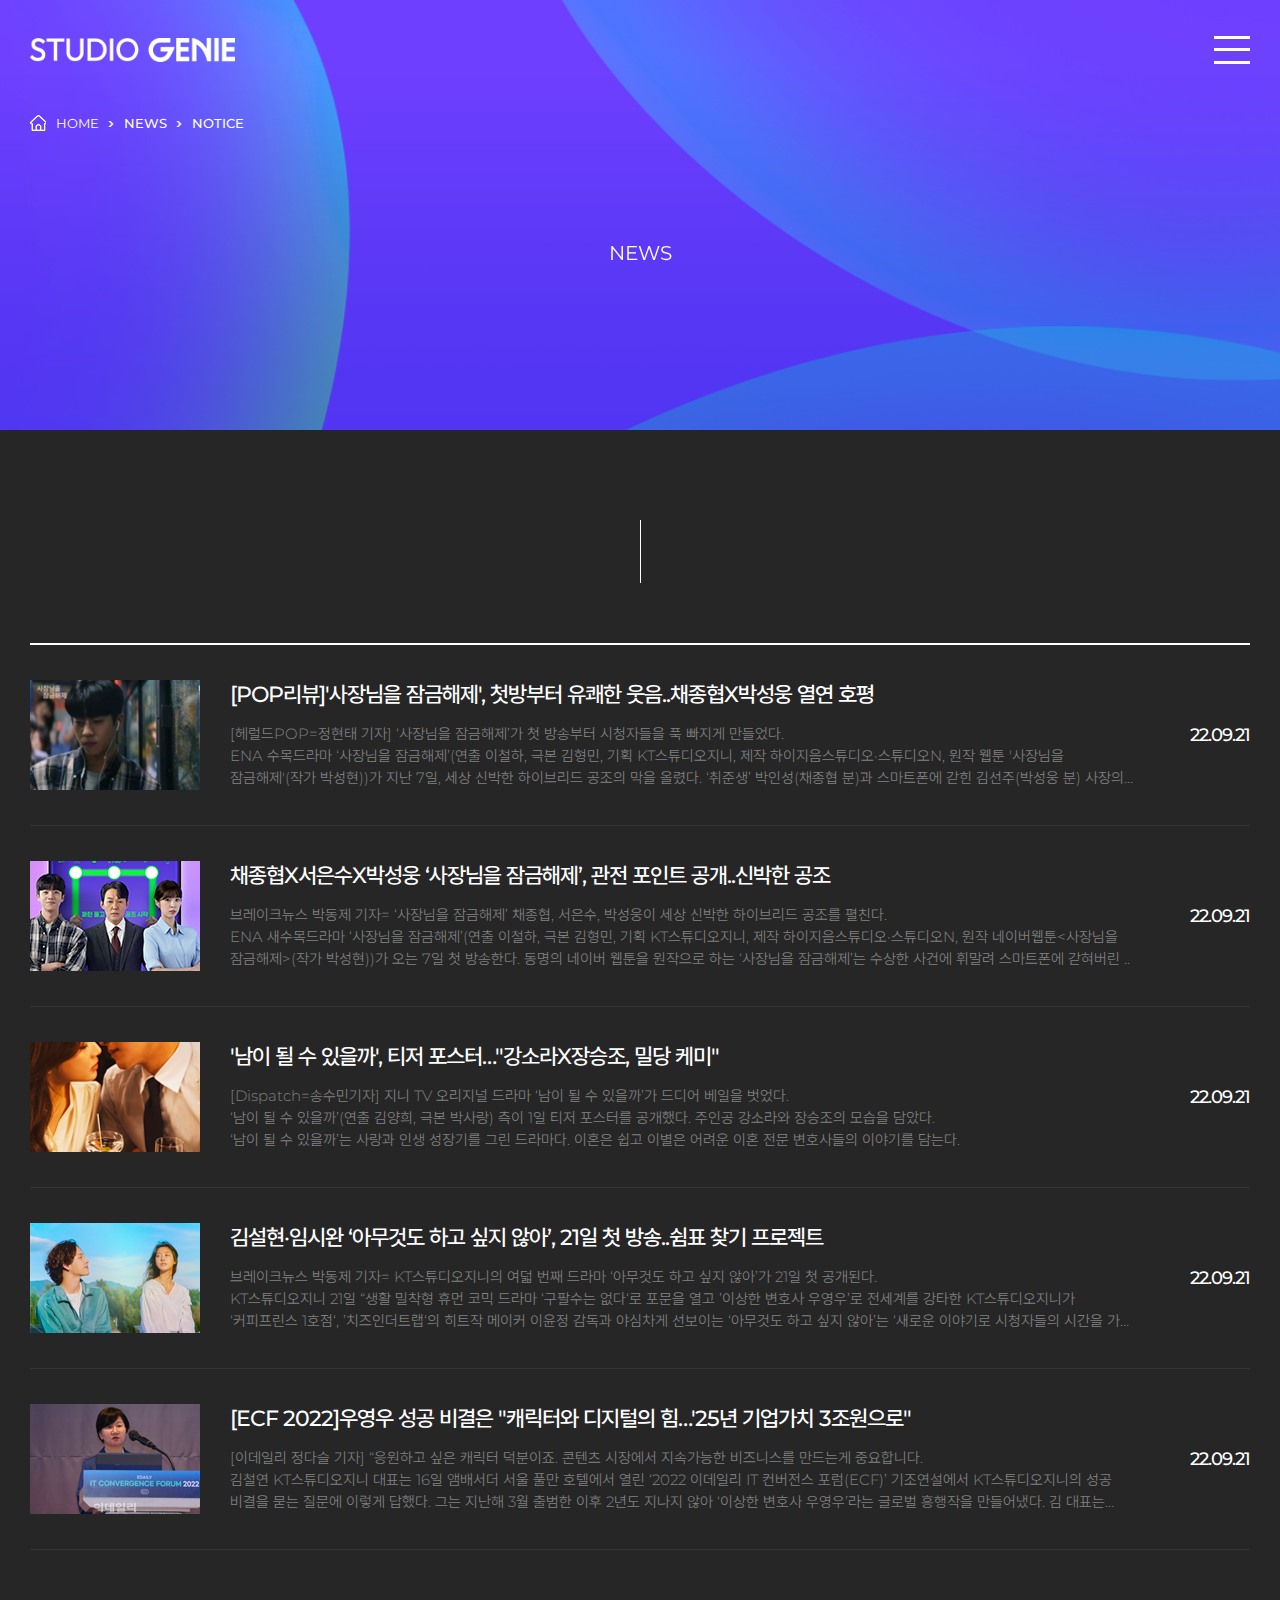
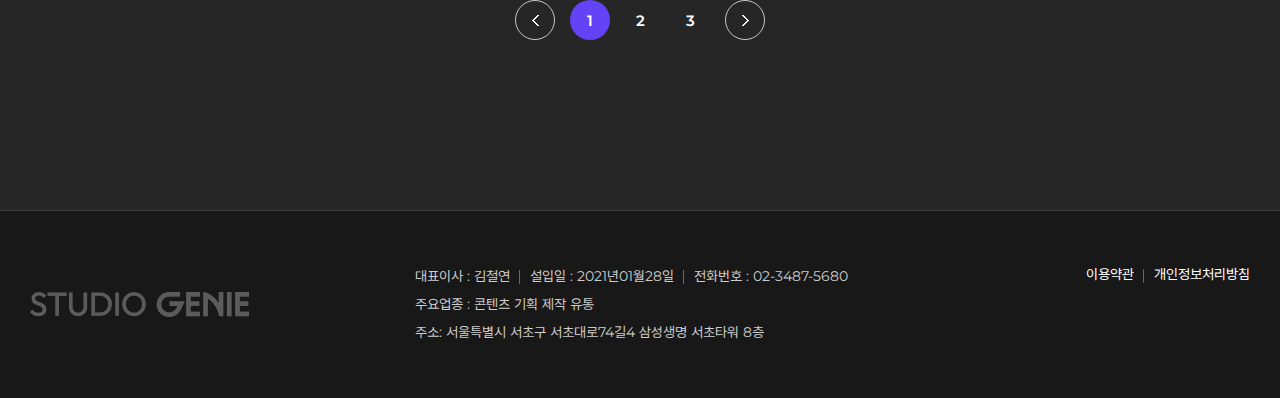
<file: sub/sub_04b.html>
<!DOCTYPE html>
<html lang="ko">
    <head>
        <meta charset="UTF-8" />
        <meta name="viewport" content="width=device-width, initial-scale=1" />
        <meta http-equiv="X-UA-Compatible" content="ie=edge" />
        <meta name="Keywords" content="ABOUT, WORKS, CAREERS, NEWS, IR, k콘텐츠, 스튜디오, 비전, 미션, 방영중" />
        <meta name="Description" content="TOP-TIER K-콘텐츠 스튜디오" />
        <meta name="Robots" content="All" />
        <meta name="Date" content="2023-02-06+09:00" />
        <meta http-equiv="Subject" content="KT STUDIO GENIE" />
        <meta http-equiv="Title" content="KT STUDIO GENIE" />
        <meta http-equiv="Author" content="JOY" />
        <meta http-equiv="Expires" content="-1" />
        <meta http-equiv="Cache-Control" content="no-cache" />
        <meta http-equiv="Pragma" content="no-cache" />
        <meta property="og:type" content="website" />
        <meta property="og:title" content="KT STUDIO GENIE" />
        <meta property="og:description" content="TOP-TIER K-콘텐츠 스튜디오" />
        <meta property="og:image" content="" />
        <meta property="og:url" content="" />
        <title>KT STUDIO GENIE</title>
        <!--CSS-->
        <link rel="stylesheet" href="../css/fonts.css" type="text/css" />
        <link rel="stylesheet" href="../css/all.css" type="text/css" />
        <link rel="stylesheet" href="../css/header.css" type="text/css" />
        <link rel="stylesheet" href="../css/main.css" type="text/css" />
        <link rel="stylesheet" href="../css/footer.css" type="text/css" />
        <link rel="stylesheet" href="../css/sub.css" type="text/css" />
        <link rel="stylesheet" href="../css/board.css" type="text/css" />
        <link rel="stylesheet" href="../css/setting.css" type="text/css" />
        <!--JQUERY-->
        <script src="https://cdnjs.cloudflare.com/ajax/libs/jquery/3.6.3/jquery.min.js"></script>
        <!--SLICK-->
        <link rel="stylesheet" type="text/css" href="../slick/slick.css" />
        <link rel="stylesheet" type="text/css" href="../slick/slick-theme.css" />
        <script src="../slick/slick.min.js"></script>
        <!--SWIPER-->
        <link rel="stylesheet" type="text/css" href="../swiper/swiper-bundle.min.css" />
        <script src="../swiper/swiper-bundle.min.js"></script>
        <!--GSAP-->
        <script src="../js/gsap.min.js"></script>
        <script src="../js/ScrollTrigger.min.js"></script>
        <!--AOS-->
        <link rel="stylesheet" type="text/css" href="../aos/aos.css" />
        <script src="../aos/aos.js"></script>
    </head>
    <body>
        <!--HEADER-->
        <header id="new_hd" class="hd_wrap">
            <div class="hd_area">
                <div class="hd_con">
                    <div class="hd_container">
                        <!--HD LOGO-->
                        <div class="logo_item">
                            <a href="../index.html" title="STUDIO GENIE"></a>
                        </div>
                        <!--HD LOGO END-->
                        <!--HD NAV-->
                        <nav class="hd_nav">
                            <ul class="nav_menu_box">
                                <li class="menu_item">
                                    <a href="#" title="ABOUT">ABOUT</a>
                                    <ul class="deps_box">
                                        <li class="deps_item"><a href="../sub/sub_01a.html" title="ABOUT US">ABOUT US</a></li>
                                        <li class="deps_item"><a href="../sub/sub_01b.html" title="COMPANY HISTORY">COMPANY HISTORY</a></li>
                                        <li class="deps_item"><a href="../sub/sub_01c.html" title="MISSION&VISION">MISSION & VISION</a></li>
                                        <li class="deps_item"><a href="../sub/sub_01d.html" title="PARTNERS">PARTNERS</a></li>
                                        <li class="deps_item"><a href="../sub/sub_01e.html" title="CONTACT US">CONTACT US</a></li>
                                    </ul>
                                </li>
                                <li class="menu_item">
                                    <a href="#" title="WORKS">WORKS</a>
                                    <ul class="deps_box">
                                        <li class="deps_item"><a href="../sub/sub_02a.html" title="ALL">ALL</a></li>
                                        <li class="deps_item"><a href="../sub/sub_02b.html" title="ON AIR">ON AIR</a></li>
                                        <li class="deps_item"><a href="../sub/sub_02c.html" title="UP COMING">UP COMING</a></li>
                                        <li class="deps_item"><a href="../sub/sub_02d.html" title="LIBRARY">LIBRARY</a></li>
                                    </ul>
                                </li>
                                <li class="menu_item">
                                    <a href="#" title="CAREERS">CAREERS</a>
                                    <ul class="deps_box">
                                        <li class="deps_item"><a href="../sub/sub_03a.html" title="IDEAL TALENTS">IDEAL TALENTS</a></li>
                                    </ul>
                                </li>
                                <li class="menu_item">
                                    <a href="#" title="NEWS">NEWS</a>
                                    <ul class="deps_box">
                                        <li class="deps_item"><a href="../sub/sub_04a.html" title="PRESS">PRESS</a></li>
                                        <li class="deps_item"><a href="../sub/sub_04b.html" title="NOTICE">NOTICE</a></li>
                                    </ul>
                                </li>
                            </ul>
                        </nav>
                        <!--HD NAV END-->
                        <!--HD LANG-->
                        <div class="lang_nav">
                            <ul class="lang_nav_box">
                                <li class="lang_item lang_active"><a href="#" title="KOR">KOR</a></li>
                                <li class="lang_item"><a href="#" title="ENG">ENG</a></li>
                            </ul>
                        </div>
                        <!--HD LANG END-->
                        <!--MO NAVBAR-->
                        <div class="mo_bars">
                            <button type="button" class="bars_btn">
                                <span></span>
                                <span></span>
                                <span></span>
                            </button>
                        </div>
                        <!--MO NAVBAR END-->
                    </div>
                </div>
            </div>
        </header>
        <!--HEADER END-->
        <!--MO NAV-->
        <div class="mo_bg"></div>
        <div class="mo_nav_wrap">
            <div class="mo_nav_area">
                <div class="mo_bars_cont">
                    <div class="mo_bars">
                        <button type="button" class="bars_btn bars_close bar_active">
                            <span></span>
                            <span></span>
                            <span></span>
                        </button>
                    </div>
                </div>
                <ul class="mo_nav_box">
                    <li class="mo_menu_item">
                        <div class="mo_menu_ob">
                            <a href="#">ABOUT <span class="arrows"></span></a>
                        </div>
                        <ul class="mo_deps_box">
                            <li class="deps_item"><a href="../sub/sub_01a.html" title="ABOUT US">ABOUT US</a></li>
                            <li class="deps_item"><a href="../sub/sub_01b.html" title="COMPANY HISTORY">COMPANY HISTORY</a></li>
                            <li class="deps_item"><a href="../sub/sub_01c.html" title="MISSION&VISION">MISSION & VISION</a></li>
                            <li class="deps_item"><a href="../sub/sub_01d.html" title="PARTNERS">PARTNERS</a></li>
                            <li class="deps_item"><a href="../sub/sub_01e.html" title="CONTACT US">CONTACT US</a></li>
                        </ul>
                    </li>
                    <li class="mo_menu_item">
                        <div class="mo_menu_ob">
                            <a href="#">WORKS <span class="arrows"></span></a>
                        </div>
                        <ul class="mo_deps_box">
                            <li class="deps_item"><a href="../sub/sub_02a.html" title="ALL">ALL</a></li>
                            <li class="deps_item"><a href="../sub/sub_02b.html" title="ON AIR">ON AIR</a></li>
                            <li class="deps_item"><a href="../sub/sub_02c.html" title="UP COMING">UP COMING</a></li>
                            <li class="deps_item"><a href="../sub/sub_02d.html" title="LIBRARY">LIBRARY</a></li>
                        </ul>
                    </li>
                    <li class="mo_menu_item">
                        <div class="mo_menu_ob">
                            <a href="#">CAREERS <span class="arrows"></span></a>
                        </div>
                        <ul class="mo_deps_box">
                            <li class="deps_item"><a href="../sub/sub_03a.html" title="IDEAL TALENTS">IDEAL TALENTS</a></li>
                        </ul>
                    </li>
                    <li class="mo_menu_item">
                        <div class="mo_menu_ob">
                            <a href="#">NEWS <span class="arrows"></span></a>
                        </div>
                        <ul class="mo_deps_box">
                            <li class="deps_item"><a href="../sub/sub_04a.html" title="PRESS">PRESS</a></li>
                            <li class="deps_item"><a href="../sub/sub_04b.html" title="NOTICE">NOTICE</a></li>
                        </ul>
                    </li>
                </ul>
            </div>
        </div>
        <!--MO NAV END-->
        <!--SUB TIT-->
        <div id="sub_tit" class="subtit_wrap">
            <div class="subtit_con">
                <div id="careers_bg" class="subtit_area">
                    <div class="subtit_container">
                        <div class="cate_con">
                            <ul class="cate_box">
                                <li class="cate_txt cate_home">
                                    <a href="../index.html"><span></span>HOME</a>
                                </li>
                                <li class="cate_txt">NEWS</li>
                                <li class="cate_txt">NOTICE</li>
                            </ul>
                        </div>
                        <div class="cate_txt">
                            <div class="cate_txt_box">
                                <p class="scroll-dlay">NEWS</p>
                                <h2 class="scroll-dlay">NOTICE</h2>
                            </div>
                        </div>
                    </div>
                </div>
            </div>
        </div>
        <!--SUB TIT END-->
        <!--SUB SECTION-->
        <section id="sub_section" class="sub_wrap">
            <div class="sub_area">
                <div class="sub_container">
                    <!--NEWS BOARD-->
                    <div id="newsboard" class="sub_con">
                        <div class="line"></div>
                        <div class="news_baord">
                            <ul class="board_list">
                                <li class="board_item">
                                    <a href="sub_04a-view.html">
                                        <div class="board_cont">
                                            <div class="board_thumb">
                                                <img src="../img/board_thumb_01.png" alt="썸네일" />
                                            </div>
                                            <div class="board_txt">
                                                <h2>[POP리뷰]'사장님을 잠금해제', 첫방부터 유쾌한 웃음..채종협X박성웅 열연 호평</h2>
                                                <p>
                                                    [헤럴드POP=정현태 기자] ‘사장님을 잠금해제’가 첫 방송부터 시청자들을 푹 빠지게 만들었다.<br />
                                                    ENA 수목드라마 ‘사장님을 잠금해제’(연출 이철하, 극본 김형민, 기획 KT스튜디오지니, 제작 하이지음스튜디오·스튜디오N, 원작 웹툰 '사장님을 잠금해제'(작가 박성현))가 지난 7일, 세상 신박한 하이브리드 공조의 막을 올렸다. ‘취준생’ 박인성(채종협 분)과 스마트폰에 갇힌 김선주(박성웅 분) 사장의 기막힌 첫 만남부터
                                                </p>
                                            </div>
                                        </div>
                                        <div class="board_data">
                                            <p>22.09.21</p>
                                        </div>
                                    </a>
                                </li>
                                <li class="board_item">
                                    <a href="#">
                                        <div class="board_cont">
                                            <div class="board_thumb">
                                                <img src="../img/board_thumb_02.png" alt="썸네일" />
                                            </div>
                                            <div class="board_txt">
                                                <h2>채종협X서은수X박성웅 ‘사장님을 잠금해제’, 관전 포인트 공개..신박한 공조</h2>
                                                <p>
                                                    브레이크뉴스 박동제 기자= ‘사장님을 잠금해제’ 채종협, 서은수, 박성웅이 세상 신박한 하이브리드 공조를 펼친다.<br />
                                                    ENA 새수목드라마 ‘사장님을 잠금해제’(연출 이철하, 극본 김형민, 기획 KT스튜디오지니, 제작 하이지음스튜디오·스튜디오N, 원작 네이버웹툰<사장님을 잠금해제>(작가 박성현))가 오는 7일 첫 방송한다. 동명의 네이버 웹툰을 원작으로 하는 ‘사장님을 잠금해제’는 수상한 사건에 휘말려 스마트폰에 갇혀버린 ..
                                                </p>
                                            </div>
                                        </div>
                                        <div class="board_data">
                                            <p>22.09.21</p>
                                        </div>
                                    </a>
                                </li>
                                <li class="board_item">
                                    <a href="#">
                                        <div class="board_cont">
                                            <div class="board_thumb">
                                                <img src="../img/board_thumb_03.png" alt="썸네일" />
                                            </div>
                                            <div class="board_txt">
                                                <h2>'남이 될 수 있을까', 티저 포스터…"강소라X장승조, 밀당 케미"</h2>
                                                <p>
                                                    [Dispatch=송수민기자] 지니 TV 오리지널 드라마 ‘남이 될 수 있을까’가 드디어 베일을 벗었다.<br />
                                                    ‘남이 될 수 있을까’(연출 김양희, 극본 박사랑) 측이 1일 티저 포스터를 공개했다. 주인공 강소라와 장승조의 모습을 담았다.<br />
                                                    ‘남이 될 수 있을까’는 사랑과 인생 성장기를 그린 드라마다. 이혼은 쉽고 이별은 어려운 이혼 전문 변호사들의 이야기를 담는다.
                                                </p>
                                            </div>
                                        </div>
                                        <div class="board_data">
                                            <p>22.09.21</p>
                                        </div>
                                    </a>
                                </li>
                                <li class="board_item">
                                    <a href="#">
                                        <div class="board_cont">
                                            <div class="board_thumb">
                                                <img src="../img/board_thumb_04.png" alt="썸네일" />
                                            </div>
                                            <div class="board_txt">
                                                <h2>김설현·임시완 ‘아무것도 하고 싶지 않아’, 21일 첫 방송..쉼표 찾기 프로젝트</h2>
                                                <p>
                                                    브레이크뉴스 박동제 기자= KT스튜디오지니의 여덟 번째 드라마 ‘아무것도 하고 싶지 않아’가 21일 첫 공개된다.<br />
                                                    KT스튜디오지니 21일 “생활 밀착형 휴먼 코믹 드라마 ‘구팔수는 없다‘로 포문을 열고 ’이상한 변호사 우영우’로 전세계를 강타한 KT스튜디오지니가 ‘커피프린스 1호점‘, ’치즈인더트랩‘의 히트작 메이커 이윤정 감독과 야심차게 선보이는 ‘아무것도 하고 싶지 않아’는 ‘새로운 이야기로 시청자들의 시간을 가치 있게 만든다’는 ..
                                                </p>
                                            </div>
                                        </div>
                                        <div class="board_data">
                                            <p>22.09.21</p>
                                        </div>
                                    </a>
                                </li>
                                <li class="board_item">
                                    <a href="#">
                                        <div class="board_cont">
                                            <div class="board_thumb">
                                                <img src="../img/board_thumb_05.png" alt="썸네일" />
                                            </div>
                                            <div class="board_txt">
                                                <h2>[ECF 2022]우영우 성공 비결은 "캐릭터와 디지털의 힘…'25년 기업가치 3조원으로"</h2>
                                                <p>
                                                    [이데일리 정다슬 기자] “응원하고 싶은 캐릭터 덕분이죠. 콘텐츠 시장에서 지속가능한 비즈니스를 만드는게 중요합니다.<br />
                                                    김철연 KT스튜디오지니 대표는 16일 앰배서더 서울 풀만 호텔에서 열린 ‘2022 이데일리 IT 컨버전스 포럼(ECF)’ 기조연설에서 KT스튜디오지니의 성공 비결을 묻는 질문에 이렇게 답했다. 그는 지난해 3월 출범한 이후 2년도 지나지 않아 ‘이상한 변호사 우영우’라는 글로벌 흥행작을 만들어냈다. 김 대표는 글로벌 메인 ..
                                                </p>
                                            </div>
                                        </div>
                                        <div class="board_data">
                                            <p>22.09.21</p>
                                        </div>
                                    </a>
                                </li>
                            </ul>
                        </div>
                    </div>
                    <!--NEWS BOARD END-->

                    <!--PAGING BOX-->
                    <div class="paging_con">
                        <div class="paging_box">
                            <div class="paging_arrows paging_arrows_lt">
                                <a href="#"></a>
                            </div>
                            <ul class="paging_number">
                                <li class="active"><a href="#">1</a></li>
                                <li><a href="#">2</a></li>
                                <li><a href="#">3</a></li>
                            </ul>
                            <div class="paging_arrows paging_arrows_gt">
                                <a href="#"></a>
                            </div>
                        </div>
                    </div>
                    <!--PAGING BOX END-->
                </div>
            </div>
        </section>
        <!--SUB SECTION END-->
        <!--FOOTER-->
        <footer id="new_ft" class="ft_wrap">
            <div class="ft_area">
                <div class="ft_con">
                    <div class="ft_container">
                        <div class="ft_lt">
                            <!--FT LOGO-->
                            <div class="ft_logo">
                                <a href="#" title="STUDIO GENIE"></a>
                            </div>
                            <!--FT LOGO END-->
                            <!--FT TXT-->
                            <div class="ft_stat">
                                <div class="ft_terms ft_terms2">
                                    <ul class="ft_terms_box">
                                        <li><a href="#" title="이용약관">이용약관</a></li>
                                        <li><a href="#" title="개인정보처리방침">개인정보처리방침</a></li>
                                    </ul>
                                </div>
                                <ul class="ft_stat_box">
                                    <li><span>대표이사 : 김철연</span><span>설입일 : 2021년01월28일</span><span>전화번호 : 02-3487-5680</span></li>
                                    <li>주요업종 : 콘텐츠 기획 제작 유통</li>
                                    <li>주소: 서울특별시 서초구 서초대로74길4 삼성생명 서초타워 8층</li>
                                </ul>
                            </div>
                            <!--FT TXT END-->
                        </div>
                        <!--FT TERMS-->
                        <div class="ft_terms">
                            <ul class="ft_terms_box">
                                <li><a href="#" title="이용약관">이용약관</a></li>
                                <li><a href="#" title="개인정보처리방침">개인정보처리방침</a></li>
                            </ul>
                        </div>
                        <!--FT TERMS END-->
                    </div>
                </div>
            </div>
        </footer>
        <!--FOOTER END-->
    </body>
    <script src="../js/common.js"></script>
    <script src="../js/anim.js"></script>
</html>
</file>
<file: css/fonts.css>
@charset "UTF-8";

@font-face {
    font-family: 'Pretendard';
    font-style: normal;
    font-weight: 100;
    src: url(../fonts/Pretendard-Thin.woff2) format('woff2'),
        url(../fonts/Pretendard-Thin.woff) format('woff'),
        url(../fonts/Pretendard-Thin.otf) format('opentype');
}

@font-face {
    font-family: 'Pretendard';
    font-style: normal;
    font-weight: 200;
    src: url(../fonts/Pretendard-ExtraLight.woff2) format('woff2'),
        url(../fonts/Pretendard-ExtraLight.woff) format('woff'),
        url(../fonts/Pretendard-ExtraLight.otf) format('opentype');
}

@font-face {
    font-family: 'Pretendard';
    font-style: normal;
    font-weight: 300;
    src: url(../fonts/Pretendard-Light.woff2) format('woff2'),
        url(../fonts/Pretendard-Light.woff) format('woff'),
        url(../fonts/Pretendard-Light.otf) format('opentype');
}

@font-face {
    font-family: 'Pretendard';
    font-style: normal;
    font-weight: 400;
    src: url(../fonts/Pretendard-Regular.woff2) format('woff2'),
        url(../fonts/Pretendard-Regular.woff) format('woff'),
        url(../fonts/Pretendard-Regular.otf) format('opentype');
}

@font-face {
    font-family: 'Pretendard';
    font-style: normal;
    font-weight: 500;
    src: url(../fonts/Pretendard-Medium.woff2) format('woff2'),
        url(../fonts/Pretendard-Medium.woff) format('woff'),
        url(../fonts/Pretendard-Medium.otf) format('opentype');
}

@font-face {
    font-family: 'Pretendard';
    font-style: normal;
    font-weight: 600;
    src: url(../fonts/Pretendard-SemiBold.woff2) format('woff2'),
        url(../fonts/Pretendard-SemiBold.woff) format('woff'),
        url(../fonts/Pretendard-SemiBold.otf) format('opentype');
}

@font-face {
    font-family: 'Pretendard';
    font-style: normal;
    font-weight: 700;
    src: url(../fonts/Pretendard-Bold.woff2) format('woff2'),
        url(../fonts/Pretendard-Bold.woff) format('woff'),
        url(../fonts/Pretendard-Bold.otf) format('opentype');
}

@font-face {
    font-family: 'Pretendard';
    font-style: normal;
    font-weight: 800;
    src: url(../fonts/Pretendard-ExtraBold.woff2) format('woff2'),
        url(../fonts/Pretendard-ExtraBold.woff) format('woff'),
        url(../fonts/Pretendard-ExtraBold.otf) format('opentype');
}

@font-face {
    font-family: 'Pretendard';
    font-style: normal;
    font-weight: 900;
    src: url(../fonts/Pretendard-Black.woff2) format('woff2'),
        url(../fonts/Pretendard-Black.woff) format('woff'),
        url(../fonts/Pretendard-Black.otf) format('opentype');
}

@font-face {
    font-family: 'Montserrat';
    font-style: normal;
    font-weight: 100;
    src: url(../fonts/montserrat-v23-latin-100.woff2) format('woff2'),
        url(../fonts/montserrat-v23-latin-100.woff) format('woff'),
        url(../fonts/montserrat-v23-latin-100.ttf) format('truetype'),
        url(../fonts/montserrat-v23-latin-100.svg) format('svg'),
        url(../fonts/montserrat-v23-latin-100.eot) format('embedded-opentype');
}

@font-face {
    font-family: 'Montserrat';
    font-style: normal;
    font-weight: 200;
    src: url(../fonts/montserrat-v23-latin-200.woff2) format('woff2'),
        url(../fonts/montserrat-v23-latin-200.woff) format('woff'),
        url(../fonts/montserrat-v23-latin-200.ttf) format('truetype'),
        url(../fonts/montserrat-v23-latin-200.svg) format('svg'),
        url(../fonts/montserrat-v23-latin-200.eot) format('embedded-opentype');
}

@font-face {
    font-family: 'Montserrat';
    font-style: normal;
    font-weight: 300;
    src: url(../fonts/montserrat-v23-latin-300.woff2) format('woff2'),
        url(../fonts/montserrat-v23-latin-300.woff) format('woff'),
        url(../fonts/montserrat-v23-latin-300.ttf) format('truetype'),
        url(../fonts/montserrat-v23-latin-300.svg) format('svg'),
        url(../fonts/montserrat-v23-latin-300.eot) format('embedded-opentype');
}

@font-face {
    font-family: 'Montserrat';
    font-style: normal;
    font-weight: 400;
    src: url(../fonts/montserrat-v23-latin-regular.woff2) format('woff2'),
        url(../fonts/montserrat-v23-latin-regular.woff) format('woff'),
        url(../fonts/montserrat-v23-latin-regular.ttf) format('truetype'),
        url(../fonts/montserrat-v23-latin-regular.svg) format('svg'),
        url(../fonts/montserrat-v23-latin-regular.eot) format('embedded-opentype');
}

@font-face {
    font-family: 'Montserrat';
    font-style: normal;
    font-weight: 500;
    src: url(../fonts/montserrat-v23-latin-500.woff2) format('woff2'),
        url(../fonts/montserrat-v23-latin-500.woff) format('woff'),
        url(../fonts/montserrat-v23-latin-500.ttf) format('truetype'),
        url(../fonts/montserrat-v23-latin-500.svg) format('svg'),
        url(../fonts/montserrat-v23-latin-500.eot) format('embedded-opentype');
}

@font-face {
    font-family: 'Montserrat';
    font-style: normal;
    font-weight: 600;
    src: url(../fonts/montserrat-v23-latin-600.woff2) format('woff2'),
        url(../fonts/montserrat-v23-latin-600.woff) format('woff'),
        url(../fonts/montserrat-v23-latin-600.ttf) format('truetype'),
        url(../fonts/montserrat-v23-latin-600.svg) format('svg'),
        url(../fonts/montserrat-v23-latin-600.eot) format('embedded-opentype');
}

@font-face {
    font-family: 'Montserrat';
    font-style: normal;
    font-weight: 700;
    src: url(../fonts/montserrat-v23-latin-700.woff2) format('woff2'),
        url(../fonts/montserrat-v23-latin-700.woff) format('woff'),
        url(../fonts/montserrat-v23-latin-700.ttf) format('truetype'),
        url(../fonts/montserrat-v23-latin-700.svg) format('svg'),
        url(../fonts/montserrat-v23-latin-700.eot) format('embedded-opentype');
}

@font-face {
    font-family: 'Montserrat';
    font-style: normal;
    font-weight: 800;
    src: url(../fonts/montserrat-v23-latin-800.woff2) format('woff2'),
        url(../fonts/montserrat-v23-latin-800.woff) format('woff'),
        url(../fonts/montserrat-v23-latin-800.ttf) format('truetype'),
        url(../fonts/montserrat-v23-latin-800.svg) format('svg'),
        url(../fonts/montserrat-v23-latin-800.eot) format('embedded-opentype');
}

@font-face {
    font-family: 'Montserrat';
    font-style: normal;
    font-weight: 900;
    src: url(../fonts/montserrat-v23-latin-900.woff2) format('woff2'),
        url(../fonts/montserrat-v23-latin-900.woff) format('woff'),
        url(../fonts/montserrat-v23-latin-900.ttf) format('truetype'),
        url(../fonts/montserrat-v23-latin-900.svg) format('svg'),
        url(../fonts/montserrat-v23-latin-900.eot) format('embedded-opentype');
}

@font-face {
    font-family: 'Noto Sans KR';
    font-style: normal;
    font-weight: 100;
    src: url(../fonts/NotoSansKR-Thin.woff2) format('woff2'),
        url(../fonts/NotoSansKR-Thin.woff) format('woff'),
        url(../fonts/NotoSansKR-Thin.otf) format('opentype');
}

@font-face {
    font-family: 'Noto Sans KR';
    font-style: normal;
    font-weight: 300;
    src: url(../fonts/NotoSansKR-Light.woff2) format('woff2'),
        url(../fonts/NotoSansKR-Light.woff) format('woff'),
        url(../fonts/NotoSansKR-Light.otf) format('opentype');
}

@font-face {
    font-family: 'Noto Sans KR';
    font-style: normal;
    font-weight: 400;
    src: url(../fonts/NotoSansKR-Regular.woff2) format('woff2'),
        url(../fonts/NotoSansKR-Regular.woff) format('woff'),
        url(../fonts/NotoSansKR-Regular.otf) format('opentype');
}

@font-face {
    font-family: 'Noto Sans KR';
    font-style: normal;
    font-weight: 500;
    src: url(../fonts/NotoSansKR-Medium.woff2) format('woff2'),
        url(../fonts/NotoSansKR-Medium.woff) format('woff'),
        url(../fonts/NotoSansKR-Medium.otf) format('opentype');
}

@font-face {
    font-family: 'Noto Sans KR';
    font-style: normal;
    font-weight: 700;
    src: url(../fonts/NotoSansKR-Bold.woff2) format('woff2'),
        url(../fonts/NotoSansKR-Bold.woff) format('woff'),
        url(../fonts/NotoSansKR-Bold.otf) format('opentype');
}

@font-face {
    font-family: 'Noto Sans KR';
    font-style: normal;
    font-weight: 900;
    src: url(../fonts/NotoSansKR-Black.woff2) format('woff2'),
        url(../fonts/NotoSansKR-Black.woff) format('woff'),
        url(../fonts/NotoSansKR-Black.otf) format('opentype');
}

@font-face {
    font-family: 'Poppins';
    font-style: normal;
    font-weight: 100;
    src: url(../fonts/Poppins-Thin.eot) format('embedded-opentype'),
        url(../fonts/Poppins-Thin.woff2) format('woff2'),
        url(../fonts/Poppins-Thin.woff) format('woff'),
        url(../fonts/Poppins-Thin.ttf) format('truetype'),
        url(../fonts/Poppins-Thin.otf) format('opentype');
}

@font-face {
    font-family: 'Poppins';
    font-style: italic;
    font-weight: 100;
    src: url(../fonts/Poppins-ThinItalic.eot) format('embedded-opentype'),
        url(../fonts/Poppins-ThinItalic.woff2) format('woff2'),
        url(../fonts/Poppins-ThinItalic.woff) format('woff'),
        url(../fonts/Poppins-ThinItalic.ttf) format('truetype'),
        url(../fonts/Poppins-ThinItalic.otf) format('opentype');
}

@font-face {
    font-family: 'Poppins';
    font-style: normal;
    font-weight: 200;
    src: url(../fonts/Poppins-ExtraLight.eot) format('embedded-opentype'),
        url(../fonts/Poppins-ExtraLight.woff2) format('woff2'),
        url(../fonts/Poppins-ExtraLight.woff) format('woff'),
        url(../fonts/Poppins-ExtraLight.ttf) format('truetype'),
        url(../fonts/Poppins-ExtraLight.otf) format('opentype');
}

@font-face {
    font-family: 'Poppins';
    font-style: italic;
    font-weight: 200;
    src: url(../fonts/Poppins-ExtraLightItalic.eot) format('embedded-opentype'),
        url(../fonts/Poppins-ExtraLightItalic.woff2) format('woff2'),
        url(../fonts/Poppins-ExtraLightItalic.woff) format('woff'),
        url(../fonts/Poppins-ExtraLightItalic.ttf) format('truetype'),
        url(../fonts/Poppins-ExtraLightItalic.otf) format('opentype');
}

@font-face {
    font-family: 'Poppins';
    font-style: normal;
    font-weight: 300;
    src: url(../fonts/Poppins-Light.eot) format('embedded-opentype'),
        url(../fonts/Poppins-Light.woff2) format('woff2'),
        url(../fonts/Poppins-Light.woff) format('woff'),
        url(../fonts/Poppins-Light.ttf) format('truetype'),
        url(../fonts/Poppins-Light.otf) format('opentype');
}

@font-face {
    font-family: 'Poppins';
    font-style: italic;
    font-weight: 300;
    src: url(../fonts/Poppins-LightItalic.eot) format('embedded-opentype'),
        url(../fonts/Poppins-LightItalic.woff2) format('woff2'),
        url(../fonts/Poppins-LightItalic.woff) format('woff'),
        url(../fonts/Poppins-LightItalic.ttf) format('truetype'),
        url(../fonts/Poppins-LightItalic.otf) format('opentype');
}

@font-face {
    font-family: 'Poppins';
    font-style: normal;
    font-weight: 400;
    src: url(../fonts/Poppins-Regular.eot) format('embedded-opentype'),
        url(../fonts/Poppins-Regular.woff2) format('woff2'),
        url(../fonts/Poppins-Regular.woff) format('woff'),
        url(../fonts/Poppins-Regular.ttf) format('truetype'),
        url(../fonts/Poppins-Regular.otf) format('opentype');
}

@font-face {
    font-family: 'Poppins';
    font-style: italic;
    font-weight: 400;
    src: url(../fonts/Poppins-Italic.eot) format('embedded-opentype'),
        url(../fonts/Poppins-Italic.woff2) format('woff2'),
        url(../fonts/Poppins-Italic.woff) format('woff'),
        url(../fonts/Poppins-Italic.ttf) format('truetype'),
        url(../fonts/Poppins-Italic.otf) format('opentype');
}

@font-face {
    font-family: 'Poppins';
    font-style: normal;
    font-weight: 500;
    src: url(../fonts/Poppins-Medium.eot) format('embedded-opentype'),
        url(../fonts/Poppins-Medium.woff2) format('woff2'),
        url(../fonts/Poppins-Medium.woff) format('woff'),
        url(../fonts/Poppins-Medium.ttf) format('truetype'),
        url(../fonts/Poppins-Medium.otf) format('opentype');
}

@font-face {
    font-family: 'Poppins';
    font-style: italic;
    font-weight: 500;
    src: url(../fonts/Poppins-MediumItalic.eot) format('embedded-opentype'),
        url(../fonts/Poppins-MediumItalic.woff2) format('woff2'),
        url(../fonts/Poppins-MediumItalic.woff) format('woff'),
        url(../fonts/Poppins-MediumItalic.ttf) format('truetype'),
        url(../fonts/Poppins-MediumItalic.otf) format('opentype');
}

@font-face {
    font-family: 'Poppins';
    font-style: normal;
    font-weight: 600;
    src: url(../fonts/Poppins-SemiBold.eot) format('embedded-opentype'),
        url(../fonts/Poppins-SemiBold.woff2) format('woff2'),
        url(../fonts/Poppins-SemiBold.woff) format('woff'),
        url(../fonts/Poppins-SemiBold.ttf) format('truetype'),
        url(../fonts/Poppins-SemiBold.otf) format('opentype');
}

@font-face {
    font-family: 'Poppins';
    font-style: italic;
    font-weight: 600;
    src: url(../fonts/Poppins-SemiBoldItalic.eot) format('embedded-opentype'),
        url(../fonts/Poppins-SemiBoldItalic.woff2) format('woff2'),
        url(../fonts/Poppins-SemiBoldItalic.woff) format('woff'),
        url(../fonts/Poppins-SemiBoldItalic.ttf) format('truetype'),
        url(../fonts/Poppins-SemiBoldItalic.otf) format('opentype');
}

@font-face {
    font-family: 'Poppins';
    font-style: normal;
    font-weight: 700;
    src: url(../fonts/Poppins-Bold.eot) format('embedded-opentype'),
        url(../fonts/Poppins-Bold.woff2) format('woff2'),
        url(../fonts/Poppins-Bold.woff) format('woff'),
        url(../fonts/Poppins-Bold.ttf) format('truetype'),
        url(../fonts/Poppins-Bold.otf) format('opentype');
}

@font-face {
    font-family: 'Poppins';
    font-style: italic;
    font-weight: 700;
    src: url(../fonts/Poppins-BoldItalic.eot) format('embedded-opentype'),
        url(../fonts/Poppins-BoldItalic.woff2) format('woff2'),
        url(../fonts/Poppins-BoldItalic.woff) format('woff'),
        url(../fonts/Poppins-BoldItalic.ttf) format('truetype'),
        url(../fonts/Poppins-BoldItalic.otf) format('opentype');
}

@font-face {
    font-family: 'Poppins';
    font-style: normal;
    font-weight: 800;
    src: url(../fonts/Poppins-ExtraBold.eot) format('embedded-opentype'),
        url(../fonts/Poppins-ExtraBold.woff2) format('woff2'),
        url(../fonts/Poppins-ExtraBold.woff) format('woff'),
        url(../fonts/Poppins-ExtraBold.ttf) format('truetype'),
        url(../fonts/Poppins-ExtraBold.otf) format('opentype');
}

@font-face {
    font-family: 'Poppins';
    font-style: italic;
    font-weight: 800;
    src: url(../fonts/Poppins-ExtraBoldItalic.eot) format('embedded-opentype'),
        url(../fonts/Poppins-ExtraBoldItalic.woff2) format('woff2'),
        url(../fonts/Poppins-ExtraBoldItalic.woff) format('woff'),
        url(../fonts/Poppins-ExtraBoldItalic.ttf) format('truetype'),
        url(../fonts/Poppins-ExtraBoldItalic.otf) format('opentype');
}

@font-face {
    font-family: 'Poppins';
    font-style: normal;
    font-weight: 900;
    src: url(../fonts/Poppins-Black.eot) format('embedded-opentype'),
        url(../fonts/Poppins-Black.woff2) format('woff2'),
        url(../fonts/Poppins-Black.woff) format('woff'),
        url(../fonts/Poppins-Black.ttf) format('truetype'),
        url(../fonts/Poppins-Black.otf) format('opentype');
}

@font-face {
    font-family: 'Poppins';
    font-style: italic;
    font-weight: 900;
    src: url(../fonts/Poppins-BlackItalic.eot) format('embedded-opentype'),
        url(../fonts/Poppins-BlackItalic.woff2) format('woff2'),
        url(../fonts/Poppins-BlackItalic.woff) format('woff'),
        url(../fonts/Poppins-BlackItalic.ttf) format('truetype'),
        url(../fonts/Poppins-BlackItalic.otf) format('opentype');
}
</file>
<file: css/all.css>
@charset "UTF-8";

* {
    margin: 0;
    padding: 0;
    -webkit-box-sizing: border-box;
    -moz-box-sizing: border-box;
    box-sizing: border-box;
}

*:focus {
    outline: none;
}

*::after,
*::before {
    margin: 0;
    padding: 0;
    -webkit-box-sizing: border-box;
    -moz-box-sizing: border-box;
    box-sizing: border-box;
}

body {
    width: 100%;
    height: auto;
    font-size: 16px;
    font-family: 'Montserrat', 'Pretendard', sans-serif;
    font-weight: 400;
    background-color: #262626;
}

h1,
h2,
h3,
h4,
h5,
p,
span {
    font-size: 1rem;
    font-weight: 400;
    color: #333;
}

a {
    font-size: 1rem;
    font-weight: 400;
    color: #333;
    text-decoration: none;
}

ul {
    list-style: none;
}

input {
    font-family: 'Pretendard', sans-serif;
    font-size: 0.875rem;
    font-weight: 400;
    color: #333;
}

input {
    -webkit-appearance: none;
    -moz-appearance: none;
    appearance: none;
    border-radius: 0;
    -webkit-border-radius: 0;
    -moz-border-radius: 0;
}

input::-webkit-input-placeholder {
    font-size: 0.875rem;
    font-weight: 400;
    color: #333;
}

input:-moz-placeholder {
    font-size: 0.875rem;
    font-weight: 400;
    color: #333;
}

input::-moz-placeholder {
    font-size: 0.875rem;
    font-weight: 400;
    color: #333;
}

input:-ms-input-placeholder {
    font-size: 0.875rem;
    font-weight: 400;
    color: #333;
}

input::-ms-input-placeholder {
    font-size: 0.875rem;
    font-weight: 400;
    color: #333;
}

input::placeholder {
    font-size: 0.875rem;
    font-weight: 400;
    color: #333;
}

button {
    font-size: 0.875rem;
    font-weight: 400;
    font-family: 'Pretendard', sans-serif;
    cursor: pointer;
    -webkit-transition: background 0.3s ease-in-out;
    -o-transition: background 0.3s ease-in-out;
    -moz-transition: background 0.3s ease-in-out;
    transition: background 0.3s ease-in-out;
}

table {
    font-size: 1rem;
    border-collapse: collapse;
}

select {
    font-family: 'Pretendard', sans-serif;
    font-size: 0.875rem;
    font-weight: 400;
    background: url(../img/select_arrows.png) no-repeat 95% 50%;
    -webkit-appearance: none;
    -moz-appearance: none;
    appearance: none;
    color: #333;
}

select::-ms-expand {
    display: none;
}

textarea {
    font-family: 'Pretendard', sans-serif;
    font-size: 0.875rem;
    font-weight: 400;
    color: #333;
}

textarea::-webkit-input-placeholder {
    font-size: 0.875rem;
    font-weight: 300;
    color: #333;
}

textarea:-moz-placeholder {
    font-size: 0.875rem;
    font-weight: 300;
    color: #333;
}

textarea::-moz-placeholder {
    font-size: 0.875rem;
    font-weight: 300;
    color: #333;
}

textarea:-ms-input-placeholder {
    font-size: 0.875rem;
    font-weight: 300;
    color: #333;
}

textarea::-ms-input-placeholder {
    font-size: 0.875rem;
    font-weight: 300;
    color: #333;
}

textarea::placeholder {
    font-size: 0.875rem;
    font-weight: 300;
    color: #333;
}

@media all and (max-width: 376px) {
    select {
        font-size: 0.8125rem;
    }

    input {
        font-size: 0.8125rem;
    }

    input::-webkit-input-placeholder {
        font-size: 0.8125rem;
    }

    input:-moz-placeholder {
        font-size: 0.8125rem;
    }

    input::-moz-placeholder {
        font-size: 0.8125rem;
    }

    input:-ms-input-placeholder {
        font-size: 0.8125rem;
    }

    input::-ms-input-placeholder {
        font-size: 0.8125rem;
    }

    input::placeholder {
        font-size: 0.8125rem;
    }

    textarea {
        font-size: 0.8125rem;
    }

    textarea::-webkit-input-placeholder {
        font-size: 0.8125rem;
    }

    textarea:-moz-placeholder {
        font-size: 0.8125rem;
    }

    textarea::-moz-placeholder {
        font-size: 0.8125rem;
    }

    textarea:-ms-input-placeholder {
        font-size: 0.8125rem;
    }

    textarea::-ms-input-placeholder {
        font-size: 0.8125rem;
    }

    textarea::placeholder {
        font-size: 0.8125rem;
    }
}

@media all and (max-width: 321px) {
    select {
        font-size: 0.75rem;
    }

    input::-webkit-input-placeholder {
        font-size: 0.75rem;
    }

    input:-moz-placeholder {
        font-size: 0.75rem;
    }

    input::-moz-placeholder {
        font-size: 0.75rem;
    }

    input:-ms-input-placeholder {
        font-size: 0.75rem;
    }

    input::-ms-input-placeholder {
        font-size: 0.75rem;
    }

    input::placeholder {
        font-size: 0.75rem;
    }

    textarea::-webkit-input-placeholder {
        font-size: 0.75rem;
    }

    textarea:-moz-placeholder {
        font-size: 0.75rem;
    }

    textarea::-moz-placeholder {
        font-size: 0.75rem;
    }

    textarea:-ms-input-placeholder {
        font-size: 0.75rem;
    }

    textarea::-ms-input-placeholder {
        font-size: 0.75rem;
    }

    textarea::placeholder {
        font-size: 0.75rem;
    }
}
</file>
<file: css/header.css>
@charset "UTF-8";

/* HEADER SETTING */
#new_hd {
    width: 100%;
    height: 100px;
    position: absolute;
    z-index: 99;
    -webkit-transition: all 0.3s ease-in-out;
    -o-transition: all 0.3s ease-in-out;
    -moz-transition: all 0.3s ease-in-out;
    transition: all 0.3s ease-in-out;
}

#new_hd.nav_active {
    height: 430px;
    background-color: #0d0d0d;
    -webkit-box-shadow: 0 10px 10px rgba(0, 0, 0, 0.05);
    box-shadow: 0 10px 10px rgba(0, 0, 0, 0.05);
}

#new_hd.scroll_active {
    position: fixed;
    top: 0;
    background-color: #0d0d0d;
}

#new_hd .hd_area {
    width: 100%;
    height: 100%;
    position: relative;
}

#new_hd .hd_con {
    width: 100%;
    height: 100%;
    position: relative;
}

#new_hd .hd_container {
    width: 100%;
    height: 100px;
    position: relative;
    padding: 0 50px;
    display: -webkit-box;
    display: -webkit-flex;
    display: -moz-box;
    display: -ms-flexbox;
    display: flex;
    -webkit-box-align: center;
    -webkit-align-items: center;
    -moz-box-align: center;
    -ms-flex-align: center;
    align-items: center;
    -webkit-box-pack: justify;
    -webkit-justify-content: space-between;
    -moz-box-pack: justify;
    -ms-flex-pack: justify;
    justify-content: space-between;
}

#new_hd .hd_container::after {
    content: '';
    width: 100%;
    height: 1px;
    background-color: rgba(255,255,255,.5);
    position: absolute;
    top: 100px;
    left: 0;
    z-index: 999;
}

#new_hd.nav_active .hd_container::after,
#new_hd.scroll_active .hd_container::after {
    background-color: #373737;
}

@media all and (max-width: 1441px) {
    #new_hd .hd_container {
        padding: 0 30px;
    }
}

@media all and (max-width: 1281px) {
    #new_hd .hd_container::after {
        content: none;
    }
}

@media all and (max-width: 481px) {
    #new_hd,
    #new_hd .hd_container {
        height: 80px;
    }

    #new_hd .hd_container {
        padding: 0 15px;
    }
}

@media all and (max-width: 376px) {
    #new_hd,
    #new_hd .hd_container {
        height: 55px;
    }
}

/* HEADER SETTING END */

/* HEADER LOGO */
#new_hd .logo_item {
    width: 260px;
    height: 30px;
    position: relative;
}

#new_hd .logo_item > a {
    display: block;
    width: 100%;
    height: 100%;
    background-image: url(../img/hd_logo.png);
    background-position: center;
    background-repeat: no-repeat;
    -webkit-background-size: contain;
    background-size: contain;
    -webkit-transition: all 0.3s ease-in-out;
    -o-transition: all 0.3s ease-in-out;
    -moz-transition: all 0.3s ease-in-out;
    transition: all 0.3s ease-in-out;
}

#new_hd.nav_active .logo_item > a,
#new_hd.scroll_active .logo_item > a {
    background-image: url(../img/hd_logo_on.png);
}

@media all and (max-width: 1281px) {
    #new_hd .logo_item {
        width: 205px;
    }
}

@media all and (max-width: 481px) {
    #new_hd .logo_item {
        width: 180px;
    }
}

@media all and (max-width: 376px) {
    #new_hd .logo_item {
        width: 150px;
    }
}

/* HEADER LOGO END */

/* HEADER NAV */
#new_hd .hd_nav {
    width: auto;
    height: auto;
    position: absolute;
    left: 50%;
    -webkit-transform: translateX(-50%);
    -moz-transform: translateX(-50%);
    -ms-transform: translateX(-50%);
    -o-transform: translateX(-50%);
    transform: translateX(-50%);
}

#new_hd .nav_menu_box {
    width: auto;
    height: auto;
    position: relative;
    display: -webkit-box;
    display: -webkit-flex;
    display: -moz-box;
    display: -ms-flexbox;
    display: flex;
    -webkit-box-align: center;
    -webkit-align-items: center;
    -moz-box-align: center;
    -ms-flex-align: center;
    align-items: center;
    gap: 50px;
    -webkit-transition: all 0.3s ease-in-out;
    -o-transition: all 0.3s ease-in-out;
    -moz-transition: all 0.3s ease-in-out;
    transition: all 0.3s ease-in-out;
}

#new_hd.nav_active .nav_menu_box {
    gap: 100px;
}

#new_hd .nav_menu_box .menu_item {
    width: auto;
    height: auto;
    position: relative;
}

#new_hd .nav_menu_box .menu_item > a {
    font-size: 1.375rem;
    font-weight: 500;
    color: #fff;
}

#new_hd.nav_active .nav_menu_box .menu_item > a,
#new_hd.scroll_active .nav_menu_box .menu_item > a {
    color: #fff;
}

#new_hd .nav_menu_box .menu_item:hover > a {
    color: #6343f5;
}

#new_hd .nav_menu_box .menu_item .deps_box {
    width: 175px;
    position: absolute;
    left: 50%;
    -webkit-transform: translateX(-50%);
    -moz-transform: translateX(-50%);
    -ms-transform: translateX(-50%);
    -o-transform: translateX(-50%);
    transform: translateX(-50%);
    top: 90px;
    text-align: center;
    display: none;
}

#new_hd .nav_menu_box .menu_item .deps_box .deps_item {
    width: auto;
    height: auto;
    position: relative;
    margin-bottom: 15px;
}

#new_hd .nav_menu_box .menu_item .deps_box .deps_item:last-of-type {
    margin-bottom: 0;
}

#new_hd .nav_menu_box .menu_item .deps_box .deps_item > a {
    font-size: 1rem;
    font-weight: 400;
    color: #808080;
}

#new_hd .nav_menu_box .menu_item:hover .deps_box .deps_item > a:hover {
    color: #6343f5;
}

@media all and (max-width: 1441px) {
    #new_hd .nav_menu_box .menu_item > a {
        font-size: 1.125rem;
    }
}

@media all and (max-width: 1281px) {
    #new_hd .hd_nav {
        display: none;
    }

    #new_hd .nav_menu_box .menu_item > a {
        font-size: 1rem;
    }

    #new_hd .nav_menu_box .menu_item .deps_box .deps_item > a {
        font-size: 0.9375rem;
    }
}

/* HEADER NAV END */

/* HEADER LANG */
#new_hd .lang_nav {
    width: auto;
    height: auto;
    position: relative;
}

#new_hd .lang_nav .lang_nav_box {
    width: auto;
    height: auto;
    position: relative;
    display: -webkit-box;
    display: -webkit-flex;
    display: -moz-box;
    display: -ms-flexbox;
    display: flex;
    -webkit-box-align: center;
    -webkit-align-items: center;
    -moz-box-align: center;
    -ms-flex-align: center;
    align-items: center;
    gap: 40px;
}

#new_hd .lang_nav .lang_nav_box .lang_item {
    width: auto;
    height: auto;
    position: relative;
}

#new_hd .lang_nav .lang_nav_box .lang_item::after {
    content: '';
    width: 1px;
    height: 11px;
    background-color: #e3e0e4;
    position: absolute;
    top: 7px;
    right: -20px;
}

#new_hd .lang_nav .lang_nav_box .lang_item:last-of-type::after {
    content: none;
}

#new_hd .lang_nav .lang_nav_box .lang_item > a {
    font-size: 0.9375rem;
    font-weight: 400;
    color: #fff;
    position: relative;
}

#new_hd.nav_active .lang_nav .lang_nav_box .lang_item > a,
#new_hd.scroll_active .lang_nav .lang_nav_box .lang_item > a {
    color: #fff;
}

#new_hd .lang_nav .lang_nav_box .lang_item > a::after {
    content: '';
    width: 0;
    height: 2px;
    background-color: #fff;
    position: absolute;
    left: 0;
    bottom: -2px;
    -webkit-transition: width 0.3s ease-in-out;
    -o-transition: width 0.3s ease-in-out;
    -moz-transition: width 0.3s ease-in-out;
    transition: width 0.3s ease-in-out;
}

#new_hd.nav_active .lang_nav .lang_nav_box .lang_item > a::after,
#new_hd.scroll_active .lang_nav .lang_nav_box .lang_item > a::after {
    background-color: #fff;
}

#new_hd .lang_nav .lang_nav_box .lang_item > a:hover::after,
#new_hd .lang_nav .lang_nav_box .lang_item.lang_active > a::after {
    width: 100%;
}

@media all and (max-width: 1281px) {
    #new_hd .lang_nav {
        display: none;
    }
}

/* HEADER LANG END */

/* MO NAVBAR */
#new_hd .mo_bars {
    width: 36px;
    height: 28px;
    position: relative;
    z-index: 99;
    display: none;
}

#new_hd .mo_bars > button {
    width: 100%;
    height: 100%;
    position: relative;
    background-color: transparent;
    border: none;
    display: -webkit-box;
    display: -webkit-flex;
    display: -moz-box;
    display: -ms-flexbox;
    display: flex;
    -webkit-flex-wrap: wrap;
    -ms-flex-wrap: wrap;
    flex-wrap: wrap;
    gap: 9px;
}

#new_hd .mo_bars > button > span {
    width: 100%;
    height: 3px;
    background-color: #fff;
    -webkit-transition: all 0.3s ease-in-out;
    -o-transition: all 0.3s ease-in-out;
    -moz-transition: all 0.3s ease-in-out;
    transition: all 0.3s ease-in-out;
}

#new_hd.scroll_active .mo_bars > button > span {
    background-color: #fff;
}

#new_hd .mo_bars > button:hover > span:nth-of-type(1) {
    -webkit-transform: translateY(-2px);
    -moz-transform: translateY(-2px);
    -ms-transform: translateY(-2px);
    -o-transform: translateY(-2px);
    transform: translateY(-2px);
}

#new_hd .mo_bars > button:hover > span:nth-of-type(3) {
    -webkit-transform: translateY(2px);
    -moz-transform: translateY(2px);
    -ms-transform: translateY(2px);
    -o-transform: translateY(2px);
    transform: translateY(2px);
}

#new_hd .mo_bars > button.bar_active > span:nth-of-type(1) {
    -webkit-transform: translateY(12px) rotate(45deg);
    -moz-transform: translateY(12px) rotate(45deg);
    -ms-transform: translateY(12px) rotate(45deg);
    -o-transform: translateY(12px) rotate(45deg);
    transform: translateY(12px) rotate(45deg);
}

#new_hd .mo_bars > button.bar_active > span:nth-of-type(2) {
    -webkit-transform: scaleX(0);
    -moz-transform: scaleX(0);
    -ms-transform: scaleX(0);
    -o-transform: scaleX(0);
    transform: scaleX(0);
}

#new_hd .mo_bars > button.bar_active > span:nth-of-type(3) {
    -webkit-transform: translateY(-12px) rotate(-45deg);
    -moz-transform: translateY(-12px) rotate(-45deg);
    -ms-transform: translateY(-12px) rotate(-45deg);
    -o-transform: translateY(-12px) rotate(-45deg);
    transform: translateY(-12px) rotate(-45deg);
}

@media all and (max-width: 1281px) {
    #new_hd .mo_bars {
        display: block;
    }
}

@media all and (max-width: 481px) {
    #new_hd .mo_bars {
        width: 30px;
        height: 23px;
    }

    #new_hd .mo_bars > button {
        gap: 7px;
    }
}

@media all and (max-width: 481px) {
    #new_hd .mo_bars {
        width: 26px;
        height: 20px;
    }

    #new_hd .mo_bars > button {
        gap: 5px;
    }
}

/* MO NAVBAR END */

/* MO NAV */
.mo_bg {
    position: fixed;
    top: 0;
    left: 0;
    right: 0;
    bottom: 0;
    background-color: rgba(0, 0, 0, 0.3);
    z-index: 99;
    display: none;
}

.mo_nav_wrap {
    width: 100%;
    max-width: 460px;
    position: fixed;
    top: 0;
    right: -460px;
    bottom: 0;
    z-index: 100;
    background-color: #fff;
    -webkit-transition: right 0.3s ease-in-out;
    -o-transition: right 0.3s ease-in-out;
    -moz-transition: right 0.3s ease-in-out;
    transition: right 0.3s ease-in-out;
}

.mo_nav_wrap.mo_nav_active {
    right: 0;
}

.mo_nav_area {
    width: 100%;
    height: 100%;
    position: relative;
}

.mo_bars_cont {
    width: 100%;
    height: 100px;
    display: -webkit-box;
    display: -webkit-flex;
    display: -moz-box;
    display: -ms-flexbox;
    display: flex;
    -webkit-box-align: center;
    -webkit-align-items: center;
    -moz-box-align: center;
    -ms-flex-align: center;
    align-items: center;
    -webkit-box-pack: right;
    -webkit-justify-content: right;
    -moz-box-pack: right;
    -ms-flex-pack: right;
    justify-content: right;
    padding: 0 30px;
}

.mo_nav_area .mo_bars {
    width: 36px;
    height: 28px;
    position: relative;
    z-index: 99;
}

.mo_nav_area .mo_bars > button {
    width: 100%;
    height: 100%;
    position: relative;
    background-color: transparent;
    border: none;
    display: -webkit-box;
    display: -webkit-flex;
    display: -moz-box;
    display: -ms-flexbox;
    display: flex;
    -webkit-flex-wrap: wrap;
    -ms-flex-wrap: wrap;
    flex-wrap: wrap;
    gap: 9px;
}

.mo_nav_area .mo_bars > button > span {
    width: 100%;
    height: 3px;
    background-color: #000;
    -webkit-transition: all 0.3s ease-in-out;
    -o-transition: all 0.3s ease-in-out;
    -moz-transition: all 0.3s ease-in-out;
    transition: all 0.3s ease-in-out;
}

.mo_nav_area .mo_bars > button > span:nth-of-type(1) {
    -webkit-transform: translateY(12px) rotate(45deg);
    -moz-transform: translateY(12px) rotate(45deg);
    -ms-transform: translateY(12px) rotate(45deg);
    -o-transform: translateY(12px) rotate(45deg);
    transform: translateY(12px) rotate(45deg);
}

.mo_nav_area .mo_bars > button > span:nth-of-type(2) {
    -webkit-transform: scaleX(0);
    -moz-transform: scaleX(0);
    -ms-transform: scaleX(0);
    -o-transform: scaleX(0);
    transform: scaleX(0);
}

.mo_nav_area .mo_bars > button > span:nth-of-type(3) {
    -webkit-transform: translateY(-12px) rotate(-45deg);
    -moz-transform: translateY(-12px) rotate(-45deg);
    -ms-transform: translateY(-12px) rotate(-45deg);
    -o-transform: translateY(-12px) rotate(-45deg);
    transform: translateY(-12px) rotate(-45deg);
}

.mo_nav_area .mo_nav_box {
    width: 100%;
    height: -webkit-calc(100% - 100px);
    height: -moz-calc(100% - 100px);
    height: calc(100% - 100px);
    position: relative;
    overflow: auto;
}

.mo_nav_area .mo_nav_box .mo_menu_item {
    width: 100%;
    height: auto;
    position: relative;
}

.mo_nav_area .mo_nav_box .mo_menu_item .mo_menu_ob {
    width: 100%;
    height: auto;
    position: relative;
}

.mo_nav_area .mo_nav_box .mo_menu_item .mo_menu_ob > a {
    width: 100%;
    height: auto;
    position: relative;
    padding: 25px 30px;
    display: -webkit-box;
    display: -webkit-flex;
    display: -moz-box;
    display: -ms-flexbox;
    display: flex;
    -webkit-box-align: center;
    -webkit-align-items: center;
    -moz-box-align: center;
    -ms-flex-align: center;
    align-items: center;
    -webkit-box-pack: justify;
    -webkit-justify-content: space-between;
    -moz-box-pack: justify;
    -ms-flex-pack: justify;
    justify-content: space-between;
    font-size: 1.25rem;
    font-weight: 600;
}

.mo_nav_area .mo_nav_box .mo_menu_item .mo_menu_ob > a > span {
    width: 23px;
    height: 15px;
    background-image: url(../img/mo_nav_arrows.png);
    background-position: center;
    background-repeat: no-repeat;
    -webkit-background-size: contain;
    background-size: contain;
    -webkit-transition: all 0.3s ease-in-out;
    -o-transition: all 0.3s ease-in-out;
    -moz-transition: all 0.3s ease-in-out;
    transition: all 0.3s ease-in-out;
}

.mo_nav_area .mo_nav_box .mo_menu_item .mo_menu_ob > a > span.arrows_active {
    -webkit-transform: rotate(180deg);
    -moz-transform: rotate(180deg);
    -ms-transform: rotate(180deg);
    -o-transform: rotate(180deg);
    transform: rotate(180deg);
}

.mo_nav_area .mo_nav_box .mo_menu_item .mo_deps_box {
    width: 100%;
    height: auto;
    position: relative;
    background-color: #f8f8f8;
    padding-top: 10px;
    padding-bottom: 10px;
    display: none;
}

.mo_nav_area .mo_nav_box .mo_menu_item .mo_deps_box > li {
    width: 100%;
    height: auto;
    position: relative;
}

.mo_nav_area .mo_nav_box .mo_menu_item .mo_deps_box > li > a {
    display: block;
    width: 100%;
    padding: 10px 30px 10px 40px;
    font-size: 1rem;
    font-weight: 400;
    color: #000;
}

@media all and (max-width: 481px) {
    .mo_nav_wrap {
        max-width: 300px;
    }

    .mo_bars_cont {
        height: 80px;
        padding: 0 15px;
    }

    .mo_nav_area .mo_bars {
        width: 30px;
        height: 23px;
    }

    .mo_nav_area .mo_nav_box .mo_menu_item .mo_menu_ob > a {
        font-size: 1rem;
        padding: 15px 15px;
    }

    .mo_nav_area .mo_nav_box .mo_menu_item .mo_menu_ob > a > span {
        width: 17px;
        height: 11px;
    }

    .mo_nav_area .mo_nav_box .mo_menu_item .mo_deps_box > li > a {
        font-size: 0.875rem;
        padding: 8px 15px 8px 25px;
    }
}

@media all and (max-width: 376px) {
    .mo_nav_wrap {
        max-width: 250px;
    }

    .mo_bars_cont {
        height: 55px;
    }

    .mo_nav_area .mo_bars {
        width: 26px;
        height: 20px;
    }

    .mo_nav_area .mo_nav_box .mo_menu_item .mo_menu_ob > a {
        font-size: 0.875rem;
    }

    .mo_nav_area .mo_nav_box .mo_menu_item .mo_deps_box > li > a {
        font-size: 0.75rem;
    }
}

@media all and (max-width: 321px) {
}

/* MO NAV END */
</file>
<file: css/main.css>
@charset "UTF-8";

/* SLIDER SETTING */
#new_sd {
    width: 100%;
    height: auto;
    position: relative;
}

#new_sd .slider_area {
    width: 100%;
    height: auto;
    position: relative;
}

#new_sd .slider_con {
    width: 100%;
    height: auto;
    position: relative;
}

/* SLIDER SETTING END */

/* SLIDER */
#new_sd .slider_box {
    width: 100%;
    height: 93vh;
    position: relative;
}

#new_sd .slider_box .slide_item {
    width: 100%;
    height: 100%;
    position: relative;
}

#new_sd .slider_box .slide_item .slide_img {
    width: 100%;
    height: 100%;
    position: absolute;
    top: 0;
    left: 0;
    bottom: 0;
    right: 0;
    background-position: center bottom;
    background-repeat: no-repeat;
    -webkit-background-size: cover;
    background-size: cover;
}

#new_sd .slider_box .slide_item1 .slide_img {
    background-image: url(../img/slide_img_01.png);
}

#new_sd .slider_arrows_box {
    width: 100%;
    height: auto;
    position: absolute;
    top: 50%;
    -webkit-transform: translateY(-50%);
    -moz-transform: translateY(-50%);
    -ms-transform: translateY(-50%);
    -o-transform: translateY(-50%);
    transform: translateY(-50%);
}

#new_sd .slider_arrows_box .arrows_item {
    width: 71px;
    height: 71px;
    position: absolute;
    -webkit-transition: all .3s ease-in-out;
    -o-transition: all .3s ease-in-out;
    -moz-transition: all .3s ease-in-out;
    transition: all .3s ease-in-out;
}

#new_sd .slider_arrows_box .arrows_item.arrows_active {
    opacity: .4;
}

#new_sd .slider_arrows_box .arrows_item.arrows_prev {
    left: 50px;
}

#new_sd .slider_arrows_box .arrows_item.arrows_next {
    right: 50px;
}

#new_sd .slider_arrows_box .arrows_item > button {
    width: 100%;
    height: 100%;
    position: relative;
    background-position: center;
    background-repeat: no-repeat;
    -webkit-background-size: contain;
    background-size: contain;
    border: 0;
    background-color: transparent;
}

#new_sd .slider_arrows_box .arrows_item.arrows_prev > button {
    background-image: url(../img/slider_lt_arrows.png);
}

#new_sd .slider_arrows_box .arrows_item.arrows_prev > button:hover {
    background-image: url(../img/slider_lt_arrows_on.png);
}

#new_sd .slider_arrows_box .arrows_item.arrows_next > button {
    background-image: url(../img/slider_gt_arrows.png);
}

#new_sd .slider_arrows_box .arrows_item.arrows_next > button:hover {
    background-image: url(../img/slider_gt_arrows_on.png);
}

#new_sd .scorll_event {
    width: auto;
    height: auto;
    position: absolute;
    left: 50%;
    bottom: -42px;
    -webkit-transform: translateX(-50%);
    -moz-transform: translateX(-50%);
    -ms-transform: translateX(-50%);
    -o-transform: translateX(-50%);
    transform: translateX(-50%);
    z-index: 9;
}

#new_sd .scorll_event > h2 {
    font-size: 0.8125rem;
    font-weight: 500;
    color: #fff;
    -webkit-transform: rotate(-90deg);
    -moz-transform: rotate(-90deg);
    -ms-transform: rotate(-90deg);
    -o-transform: rotate(-90deg);
    transform: rotate(-90deg);
    top: -33px;
    position: relative;
}

#new_sd .scorll_event .event_motion {
    width: 1px;
    height: 80px;
    background-color: #fff;
    margin: 0 auto;
    position: relative;
    overflow: hidden;
}

#new_sd .scorll_event .event_motion::after {
    content: '';
    width: 1px;
    height: 30px;
    position: absolute;
    top: 0;
    background-color: #6343f5;
    z-index: 10;
    -webkit-animation: motion 2s infinite;
    -moz-animation: motion 2s infinite;
    -o-animation: motion 2s infinite;
    animation: motion 2s infinite;
}
@-webkit-keyframes motion {
    0% {
        -webkit-transform: translateY(-30px);
        transform: translateY(-30px);
    }
    100% {
        -webkit-transform: translateY(110px);
        transform: translateY(110px);
    }
}
@-moz-keyframes motion {
    0% {
        -moz-transform: translateY(-30px);
        transform: translateY(-30px);
    }
    100% {
        -moz-transform: translateY(110px);
        transform: translateY(110px);
    }
}
@-o-keyframes motion {
    0% {
        -o-transform: translateY(-30px);
        transform: translateY(-30px);
    }
    100% {
        -o-transform: translateY(110px);
        transform: translateY(110px);
    }
}
@keyframes motion {
    0% {
        -webkit-transform: translateY(-30px);
        -moz-transform: translateY(-30px);
        -o-transform: translateY(-30px);
        transform: translateY(-30px);
    }
    100% {
        -webkit-transform: translateY(110px);
        -moz-transform: translateY(110px);
        -o-transform: translateY(110px);
        transform: translateY(110px);
    }
}

@media all and (max-width: 1441px) {
    #new_sd .slider_box {
        height: 93vh;
    }

    #new_sd .slider_arrows_box .arrows_item.arrows_prev {
        left: 30px;
    }

    #new_sd .slider_arrows_box .arrows_item.arrows_next {
        right: 30px;
    }
}

@media all and (max-width: 1281px) {
    #new_sd .slider_arrows_box .arrows_item {
        width: 60px;
        height: 60px;
    }
}

@media all and (max-width: 1025px) {
    #new_sd .slider_box {
        height: 90vh;
    }
}

@media all and (max-width: 885px) {
    #new_sd .slider_box {
        height: 93vh;
    }
}

@media all and (max-width: 481px) {
    #new_sd .slider_box {
        height: 91vh;
    }

    #new_sd .slider_arrows_box {
        display: none;
    }
}

/* SLIDER END */

/* SECTION SETTING */
.sc_wrap {
    width: 100%;
    height: auto;
    position: relative;
}

.sc_wrap .sc_area {
    width: 100%;
    height: auto;
    position: relative;
}

.sc_wrap .sc_container {
    width: 100%;
    max-width: 1280px;
    height: auto;
    position: relative;
    padding: 120px 0;
    margin: 0 auto;
    overflow: hidden;
}

@media all and (max-width: 1281px) {
    .sc_wrap .sc_container {
        padding-left: 30px;
        padding-right: 30px;
    }
}

@media all and (max-width: 1025px) {
    .sc_wrap .sc_container {
        padding: 80px 30px;
    }
}

@media all and (max-width: 885px) {
    .sc_wrap .sc_container {
        padding: 80px 0;
    }
}

@media all and (max-width: 481px) {
    .sc_wrap .sc_container {
        padding: 60px 15px;
    }

    #new_works .sc_container {
        padding: 60px 0;
    }
}

/* SECTION SETTING END */

/* OUR VISION */
#new_ourvision {
    background-color: #181818;
}

.vision_con {
    width: 100%;
    height: auto;
    position: relative;
    text-align: center;
}

.vision_con .txt_bg {
    position: absolute;
    width: 100%;
    font-size: 0;
    z-index: 0;
    text-align: center;
    top: 50%;
    -webkit-transform: translateY(-50%);
    -moz-transform: translateY(-50%);
    -ms-transform: translateY(-50%);
    -o-transform: translateY(-50%);
    transform: translateY(-50%);
}

.vision_con .txt_bg > img {
    width: auto;
    max-width: 100%;
}

.vision_con .txt_box {
    width: 100%;
    height: auto;
    position: relative;
    z-index: 9;
}

.vision_con .txt_box > h3 {
    font-size: 3.6875rem;
    font-weight: 700;
    color: #6343f5;
    letter-spacing: -1px;
    margin-bottom: 10px;
}

.vision_con .txt_box > h2 {
    font-family: 'Pretendard', sans-serif;
    font-size: 3.625rem;
    font-weight: 100;
    letter-spacing: -1px;
    color: #fff;
}

.vision_con .txt_box > h2 > br {
    display: none;
}

.vision_con .txt_box > h2 > span {
    color: #fff;
    font-size: 3.625rem;
    font-weight: 700;
}

@media all and (max-width: 1441px) {
    .vision_con .txt_box > h3 {
        font-size: 3.4375rem;
    }

    .vision_con .txt_box > h2,
    .vision_con .txt_box > h2 > span {
        font-size: 3rem;
    }
}

@media all and (max-width: 1281px) {
    .vision_con .txt_bg {
        width: 100%;
        max-width: 80%;
        top: 50%;
        left: 50%;
        -webkit-transform: translate(-50%, -50%);
        -moz-transform: translate(-50%, -50%);
        -ms-transform: translate(-50%, -50%);
        -o-transform: translate(-50%, -50%);
        transform: translate(-50%, -50%);
    }

    .vision_con .txt_box > h3 {
        font-size: 3.125rem;
        margin-bottom: 5px;
    }

    .vision_con .txt_box > h2,
    .vision_con .txt_box > h2 > span {
        font-size: 2.8125rem;
    }
}

@media all and (max-width: 1025px) {
    .vision_con .txt_box > h3 {
        font-size: 2.5rem;
    }

    .vision_con .txt_box > h2,
    .vision_con .txt_box > h2 > span {
        font-size: 2.5rem;
    }
}

@media all and (max-width: 885px) {
    .vision_con .txt_bg {
        max-width: 100%;
    }

    .vision_con .txt_box > h3 {
        font-size: 2.1875rem;
    }

    .vision_con .txt_box > h2,
    .vision_con .txt_box > h2 > span {
        font-size: 2.1875rem;
    }
}

@media all and (max-width: 481px) {
    .vision_con .txt_box > h3 {
        font-size: 1.875rem;
    }

    .vision_con .txt_box > h2,
    .vision_con .txt_box > h2 > span {
        font-size: 1.875rem;
    }

    .vision_con .txt_box > h2 > br {
        display: block;
    }
}

@media all and (max-width: 376px) {
    .vision_con .txt_box > h3 {
        font-size: 1.625rem;
    }

    .vision_con .txt_box > h2,
    .vision_con .txt_box > h2 > span {
        font-size: 1.625rem;
    }
}

@media all and (max-width: 321px) {
    .vision_con .txt_box > h3 {
        font-size: 1.375rem;
    }

    .vision_con .txt_box > h2,
    .vision_con .txt_box > h2 > span {
        font-size: 1.375rem;
    }
}

/* OUR VISION END */

/* WORKS */
#new_works {
    background-color: #232323;
}

.works_con {
    width: 100%;
    height: auto;
    position: relative;
}

.works_con .works_tit {
    width: 100%;
    height: auto;
    position: relative;
    margin-bottom: 70px;
    display: -webkit-box;
    display: -webkit-flex;
    display: -moz-box;
    display: -ms-flexbox;
    display: flex;
    -webkit-box-align: center;
    -webkit-align-items: center;
    -moz-box-align: center;
    -ms-flex-align: center;
    align-items: center;
    -webkit-box-pack: center;
    -webkit-justify-content: center;
    -moz-box-pack: center;
    -ms-flex-pack: center;
    justify-content: center;
}

.works_con .works_tit > h2 {
    font-size: 3.6875rem;
    font-weight: 700;
    color: #fff;
    letter-spacing: -1px;
    position: relative;
    border-bottom: 2px solid #fff;
}

.works_con .works_cont {
    width: 100%;
    height: auto;
    position: relative;
}

.works_con .works_cont .works_list {
    width: 100%;
    height: auto;
    position: relative;
    display: -webkit-box;
    display: -webkit-flex;
    display: -moz-box;
    display: -ms-flexbox;
    display: flex;
    -webkit-flex-wrap: wrap;
    -ms-flex-wrap: wrap;
    flex-wrap: wrap;
    gap: 60px 160px;
}

.works_con .works_cont .works_list .works_item {
    width: -webkit-calc((100% - 320px) / 3);
    width: -moz-calc((100% - 320px) / 3);
    width: calc((100% - 320px) / 3);
    height: auto;
    position: relative;
}

.works_con .works_cont .works_list .works_item > a {
    display: block;
    width: 100%;
    height: 100%;
    position: relative;
    text-align: center;
}

.works_con .works_cont .works_list .works_item > a .works_thumb {
    width: 100%;
    height: auto;
    position: relative;
    font-size: 0;
}

.works_con .works_cont .works_list .works_item > a .works_thumb > img {
    width: 100%;
    height: auto;
}

.works_con .works_cont .works_list .works_item > a .works_subject {
    width: 100%;
    height: auto;
    position: relative;
    padding: 10px 0;
}

.works_con .works_cont .works_list .works_item > a .works_subject::after {
    content: '';
    width: 0;
    height: 100%;
    background-color: #6343f5;
    position: absolute;
    top: 0;
    left: 0;
    z-index: 0;
    -webkit-transition: width 0.3s ease-in-out;
    -o-transition: width 0.3s ease-in-out;
    -moz-transition: width 0.3s ease-in-out;
    transition: width 0.3s ease-in-out;
}

.works_con .works_cont .works_list .works_item > a:hover .works_subject::after {
    width: 100%;
}

.works_con .works_cont .works_list .works_item > a .works_subject > p {
    font-size: 1.5625rem;
    font-weight: 400;
    color: #ffff;
    letter-spacing: -1px;
    position: relative;
    z-index: 1;
    word-break: keep-all;
}

.more_btn_box {
    width: auto;
    height: auto;
    position: relative;
    display: -webkit-box;
    display: -webkit-flex;
    display: -moz-box;
    display: -ms-flexbox;
    display: flex;
    -webkit-box-align: center;
    -webkit-align-items: center;
    -moz-box-align: center;
    -ms-flex-align: center;
    align-items: center;
    -webkit-box-pack: center;
    -webkit-justify-content: center;
    -moz-box-pack: center;
    -ms-flex-pack: center;
    justify-content: center;
    margin-top: 50px;
}

@media all and (max-width: 1441px) {
    .works_con .works_tit > h2 {
        font-size: 3.4375rem;
    }

    .works_con .works_cont .works_list .works_item > a .works_subject > p {
        font-size: 1.25rem;
    }
}

@media all and (max-width: 1281px) {
    .works_con .works_tit > h2 {
        font-size: 3.125rem;
    }

    .works_con .works_cont .works_list {
        gap: 50px 120px;
    }

    .works_con .works_cont .works_list .works_item {
        width: -webkit-calc((100% - 240px) / 3);
        width: -moz-calc((100% - 240px) / 3);
        width: calc((100% - 240px) / 3);
    }
}

@media all and (max-width: 1025px) {
    .works_con .works_tit > h2 {
        font-size: 2.5rem;
    }

    .works_con .works_cont .works_list {
        gap: 40px 70px;
    }

    .works_con .works_cont .works_list .works_item {
        width: -webkit-calc((100% - 140px) / 3);
        width: -moz-calc((100% - 140px) / 3);
        width: calc((100% - 140px) / 3);
    }
}

@media all and (max-width: 885px) {
    .works_con .works_tit {
        margin-bottom: 40px;
    }

    .works_con .works_tit > h2 {
        font-size: 2.1875rem;
    }

    .works_con .works_cont .works_list .works_item {
        margin: 0 30px;
    }
}

@media all and (max-width: 481px) {
    .works_con .works_tit > h2 {
        font-size: 1.875rem;
    }

    .works_con .works_cont .works_list .works_item {
        margin: 0 20px;
    }

    .works_con .works_cont .works_list .works_item > a .works_subject > p {
        font-size: 1rem;
    }
}

@media all and (max-width: 376px) {
    .works_con .works_tit > h2 {
        font-size: 1.625rem;
    }

    .works_con .works_cont .works_list .works_item > a .works_subject > p {
        font-size: 0.875rem;
    }
}

@media all and (max-width: 321px) {
    .works_con .works_tit > h2 {
        font-size: 1.375rem;
    }
}

/* WORKS END */

/* LATEST BOARD */
#new_latest {
    background-color: #181818;
}

.latest_board {
    width: 100%;
    height: auto;
    position: relative;
}

.latest_board .latest_tab {
    width: 100%;
    height: auto;
    position: relative;
    display: -webkit-box;
    display: -webkit-flex;
    display: -moz-box;
    display: -ms-flexbox;
    display: flex;
    -webkit-box-pack: center;
    -webkit-justify-content: center;
    -moz-box-pack: center;
    -ms-flex-pack: center;
    justify-content: center;
    margin-bottom: 70px;
    overflow: hidden;
}

.latest_board .latest_tab .latest_tab_box {
    width: auto;
    height: auto;
    position: relative;
    display: -webkit-box;
    display: -webkit-flex;
    display: -moz-box;
    display: -ms-flexbox;
    display: flex;
    -webkit-box-align: center;
    -webkit-align-items: center;
    -moz-box-align: center;
    -ms-flex-align: center;
    align-items: center;
    gap: 100px;
}

.latest_board .latest_tab .latest_tab_box > li {
    width: auto;
    height: auto;
    position: relative;
}

.latest_board .latest_tab .latest_tab_box > li::after {
    content: '';
    width: 1px;
    height: 28px;
    background-color: #a3a3a3;
    position: absolute;
    right: -50px;
    top: 22px;
}

.latest_board .latest_tab .latest_tab_box > li:last-of-type::after {
    content: none;
}

.latest_board .latest_tab .latest_tab_box > li > a {
    font-size: 3.6875rem;
    font-weight: 700;
    color: #545454;
    letter-spacing: -1px;
}

.latest_board .latest_tab .latest_tab_box > li > a:hover,
.latest_board .latest_tab .latest_tab_box > li.tab_active > a {
    color: #fff;
}

.latest_board .latest_tab .latest_tab_box > li > a::after {
    content: '';
    width: 0;
    height: 2px;
    background-color: #fff;
    position: absolute;
    bottom: 0;
    left: 0;
    -webkit-transition: width 0.3s ease-in-out;
    -o-transition: width 0.3s ease-in-out;
    -moz-transition: width 0.3s ease-in-out;
    transition: width 0.3s ease-in-out;
}

.latest_board .latest_tab .latest_tab_box > li > a:hover::after,
.latest_board .latest_tab .latest_tab_box > li.tab_active > a::after {
    width: 100%;
}

.latest_board .latest_list {
    width: 100%;
    height: auto;
    position: relative;
    border-top: 1px solid #fff;
    overflow: hidden;
}

.latest_board .latest_list .latest_item {
    width: 100%;
    height: auto;
    position: relative;
    border-bottom: 1px solid #363636;
}

.latest_board .latest_list .latest_item > a {
    width: 100%;
    height: 100%;
    padding: 30px 0 30px 5px;
    display: -webkit-box;
    display: -webkit-flex;
    display: -moz-box;
    display: -ms-flexbox;
    display: flex;
    -webkit-box-align: center;
    -webkit-align-items: center;
    -moz-box-align: center;
    -ms-flex-align: center;
    align-items: center;
    -webkit-box-pack: justify;
    -webkit-justify-content: space-between;
    -moz-box-pack: justify;
    -ms-flex-pack: justify;
    justify-content: space-between;
}

.latest_board .latest_list .latest_item > a .latest_cont {
    width: -webkit-calc(100% - 200px);
    width: -moz-calc(100% - 200px);
    width: calc(100% - 200px);
    height: auto;
    position: relative;
    display: -webkit-box;
    display: -webkit-flex;
    display: -moz-box;
    display: -ms-flexbox;
    display: flex;
    -webkit-box-align: center;
    -webkit-align-items: center;
    -moz-box-align: center;
    -ms-flex-align: center;
    align-items: center;
    gap: 25px;
}

.latest_board .latest_list .latest_item > a .latest_cont .latest_thumb {
    width: 170px;
    height: 90px;
    position: relative;
    overflow: hidden;
}

.latest_board .latest_list .latest_item > a .latest_cont .latest_thumb > img {
    width: 100%;
    height: 100%;
    -o-object-fit: cover;
    object-fit: cover;
}

.latest_board .latest_list .latest_item > a .latest_cont .latest_txt {
    width: -webkit-calc((100% - 25px) - 170px);
    width: -moz-calc((100% - 25px) - 170px);
    width: calc((100% - 25px) - 170px);
    height: auto;
    position: relative;
}

.latest_board .latest_list .latest_item > a .latest_cont .latest_txt > h2 {
    width: 100%;
    height: auto;
    font-size: 1.25rem;
    font-weight: 500;
    color: #fff;
    letter-spacing: -1px;
    margin-bottom: 15px;
    overflow: hidden;
    white-space: nowrap;
    text-overflow: ellipsis;
}

.latest_board .latest_list .latest_item > a:hover .latest_cont .latest_txt > h2 {
    color: #6343f5;
}

.latest_board .latest_list .latest_item > a .latest_cont .latest_txt > p {
    width: 100%;
    height: 44px;
    font-size: 0.9375rem;
    font-weight: 300;
    color: #818181;
    line-height: 22px;
    overflow: hidden;
    white-space: normal;
    text-align: left;
    word-wrap: break-word;
    display: -webkit-box;
    -webkit-line-clamp: 2;
    -webkit-box-orient: vertical;
}

.latest_board .latest_list .latest_item > a:hover .latest_cont .latest_txt > p {
    color: #6343f5;
}

.latest_board .latest_list .latest_item > a .latest_data {
    width: 200px;
    height: auto;
    position: relative;
    text-align: right;
}

.latest_board .latest_list .latest_item > a .latest_data > p {
    font-size: 1.25rem;
    font-weight: 500;
    color: #fff;
    letter-spacing: -1px;
}

@media all and (max-width: 1441px) {
    .latest_board .latest_tab .latest_tab_box > li > a {
        font-size: 3.4375rem;
    }
}

@media all and (max-width: 1281px) {
    .latest_board .latest_tab .latest_tab_box > li > a {
        font-size: 3.125rem;
    }

    .latest_board .latest_tab .latest_tab_box > li::after {
        top: 19px;
    }
}

@media all and (max-width: 1025px) {
    .latest_board .latest_tab .latest_tab_box > li > a {
        font-size: 2.5rem;
    }

    .latest_board .latest_tab .latest_tab_box > li::after {
        top: 11px;
    }
}

@media all and (max-width: 885px) {
    .latest_board .latest_tab {
        margin-bottom: 40px;
    }

    .latest_board .latest_tab .latest_tab_box > li > a {
        font-size: 2.1875rem;
    }

    .latest_board .latest_list .latest_item > a .latest_cont {
        width: 100%;
        -webkit-box-align: start;
        -webkit-align-items: flex-start;
        -moz-box-align: start;
        -ms-flex-align: start;
        align-items: flex-start;
    }

    .latest_board .latest_list .latest_item > a .latest_cont .latest_txt > h2 {
        font-size: 1.125rem;
        margin-bottom: 0;
        white-space: normal;
        text-align: left;
        word-wrap: break-word;
        display: -webkit-box;
        -webkit-line-clamp: 2;
        -webkit-box-orient: vertical;
    }

    .latest_board .latest_list .latest_item > a .latest_cont .latest_txt > p {
        display: none;
    }

    .latest_board .latest_list .latest_item > a .latest_data {
        width: auto;
        position: absolute;
        right: 0;
        bottom: 30px;
    }

    .latest_board .latest_list .latest_item > a .latest_data > p {
        color: #545454;
        font-size: 1rem;
    }
}

@media all and (max-width: 481px) {
    .latest_board .latest_tab .latest_tab_box {
        gap: 50px;
    }

    .latest_board .latest_tab .latest_tab_box > li > a {
        font-size: 1.875rem;
    }

    .latest_board .latest_tab .latest_tab_box > li::after {
        top: 9px;
        height: 20px;
        right: -25px;
    }

    .latest_board .latest_list .latest_item > a {
        padding: 20px 0;
    }

    .latest_board .latest_list .latest_item > a .latest_cont {
        gap: 20px;
    }

    .latest_board .latest_list .latest_item > a .latest_cont .latest_thumb {
        width: 150px;
    }

    .latest_board .latest_list .latest_item > a .latest_cont .latest_txt {
        width: -webkit-calc((100% - 20px) - 150px);
        width: -moz-calc((100% - 20px) - 150px);
        width: calc((100% - 20px) - 150px);
    }

    .latest_board .latest_list .latest_item > a .latest_cont .latest_txt > h2 {
        font-size: 1rem;
    }

    .latest_board .latest_list .latest_item > a .latest_data > p {
        font-size: 0.875rem;
    }
}

@media all and (max-width: 376px) {
    .latest_board .latest_tab .latest_tab_box > li > a {
        font-size: 1.625rem;
    }

    .latest_board .latest_tab .latest_tab_box > li::after {
        height: 15px;
    }

    .latest_board .latest_list .latest_item > a .latest_cont .latest_thumb {
        width: 130px;
        height: 80px;
    }

    .latest_board .latest_list .latest_item > a .latest_cont .latest_txt {
        width: -webkit-calc((100% - 20px) - 130px);
        width: -moz-calc((100% - 20px) - 130px);
        width: calc((100% - 20px) - 130px);
    }

    .latest_board .latest_list .latest_item > a .latest_cont .latest_txt > h2 {
        font-size: 0.875rem;
    }
}

@media all and (max-width: 321px) {
    .latest_board .latest_tab .latest_tab_box > li > a {
        font-size: 1.375rem;
    }

    .latest_board .latest_tab .latest_tab_box > li::after {
        height: 13px;
    }

    .latest_board .latest_list .latest_item > a .latest_cont .latest_thumb {
        width: 120px;
        height: 80px;
    }

    .latest_board .latest_list .latest_item > a .latest_cont .latest_txt {
        width: -webkit-calc((100% - 20px) - 120px);
        width: -moz-calc((100% - 20px) - 120px);
        width: calc((100% - 20px) - 120px);
    }
}

/* LATEST BOARD END */
</file>
<file: css/footer.css>
@charset "UTF-8";

/* FOOTER */
#new_ft {
    width: 100%;
    height: auto;
    position: relative;
    background-color: #181818;
    border-top: 1px solid #3a3a3a;
}

#new_ft .ft_area {
    width: 100%;
    height: auto;
    position: relative;
}

#new_ft .ft_con {
    width: 100%;
    height: auto;
    position: relative;
}

#new_ft .ft_container {
    width: 100%;
    max-width: 1280px;
    margin: 0 auto;
    position: relative;
    padding: 54px 0;
    display: -webkit-box;
    display: -webkit-flex;
    display: -moz-box;
    display: -ms-flexbox;
    display: flex;
    -webkit-box-align: start;
    -webkit-align-items: flex-start;
    -moz-box-align: start;
    -ms-flex-align: start;
    align-items: flex-start;
    -webkit-box-pack: justify;
    -webkit-justify-content: space-between;
    -moz-box-pack: justify;
    -ms-flex-pack: justify;
    justify-content: space-between;
}

@media all and (max-width: 1281px) {
    #new_ft .ft_container {
        padding-left: 30px;
        padding-right: 30px;
    }
}

/* FOOTER END */

/* FOOTER LT */
#new_ft .ft_lt {
    width: auto;
    height: auto;
    position: relative;
    display: -webkit-box;
    display: -webkit-flex;
    display: -moz-box;
    display: -ms-flexbox;
    display: flex;
    -webkit-box-align: center;
    -webkit-align-items: center;
    -moz-box-align: center;
    -ms-flex-align: center;
    align-items: center;
}

/* FOOTER LOGO */
#new_ft .ft_logo {
    width: 219px;
    max-width: 100%;
    height: 25px;
    position: relative;
    margin-right: 166px;
}

#new_ft .ft_logo > a {
    display: block;
    width: 100%;
    height: 100%;
    position: relative;
    background-image: url(../img/ft_logo.png);
    background-position: center;
    background-repeat: no-repeat;
    -webkit-background-size: contain;
    background-size: contain;
    -webkit-transition: all 0.3s ease-in-out;
    -o-transition: all 0.3s ease-in-out;
    -moz-transition: all 0.3s ease-in-out;
    transition: all 0.3s ease-in-out;
}

#new_ft .ft_logo > a:hover {
    background-image: url(../img/ft_logo_on.png);
}

/* FOOTER LOGO END */

/* FOOTER TXT */
#new_ft .ft_stat {
    width: auto;
    height: auto;
    position: relative;
}

#new_ft .ft_stat .ft_stat_box {
    width: auto;
    height: auto;
    position: relative;
}

#new_ft .ft_stat .ft_stat_box > li {
    margin-bottom: 5px;
    gap: 20px;
}

#new_ft .ft_stat .ft_stat_box > li:last-of-type {
    margin-bottom: 0;
}

#new_ft .ft_stat .ft_stat_box > li,
#new_ft .ft_stat .ft_stat_box > li > span {
    font-size: 0.875rem;
    font-weight: 400;
    color: #cecece;
    display: -webkit-box;
    display: -webkit-flex;
    display: -moz-box;
    display: -ms-flexbox;
    display: flex;
    -webkit-box-align: center;
    -webkit-align-items: center;
    -moz-box-align: center;
    -ms-flex-align: center;
    align-items: center;
    position: relative;
    line-height: 23px;
}

#new_ft .ft_stat .ft_stat_box > li > span::before {
    content: '';
    width: 1px;
    height: 14px;
    background-color: #696969;
    position: absolute;
    right: -10px;
}

#new_ft .ft_stat .ft_stat_box > li > span:last-of-type::before {
    content: none;
}
/* FOOTER TXT END */
/* FOOTER LT END */

/* FOOTER TERMS */
#new_ft .ft_terms {
    width: auto;
    height: auto;
    position: relative;
}

#new_ft .ft_terms2 {
    display: none;
}

#new_ft .ft_terms .ft_terms_box {
    width: auto;
    height: auto;
    display: -webkit-box;
    display: -webkit-flex;
    display: -moz-box;
    display: -ms-flexbox;
    display: flex;
    -webkit-box-align: center;
    -webkit-align-items: center;
    -moz-box-align: center;
    -ms-flex-align: center;
    align-items: center;
    gap: 20px;
}

#new_ft .ft_terms .ft_terms_box > li {
    width: auto;
    height: auto;
    position: relative;
}

#new_ft .ft_terms .ft_terms_box > li::before {
    content: '';
    width: 1px;
    height: 14px;
    background-color: #696969;
    position: absolute;
    right: -10px;
    top: 4px;
}

#new_ft .ft_terms .ft_terms_box > li:last-of-type::before {
    content: none;
}

#new_ft .ft_terms .ft_terms_box > li > a {
    display: block;
    font-size: 0.875rem;
    font-weight: 400;
    color: #fff;
    -webkit-transition: all 0.3s ease-in-out;
    -o-transition: all 0.3s ease-in-out;
    -moz-transition: all 0.3s ease-in-out;
    transition: all 0.3s ease-in-out;
}

#new_ft .ft_terms .ft_terms_box > li > a:hover {
    background-color: #6343f5;
    padding: 0 10px;
}

@media all and (max-width: 1025px) {
    #new_ft .ft_lt {
        width: 100%;
        display: block;
    }

    #new_ft .ft_logo {
        margin: 0 auto;
        margin-bottom: 30px;
    }

    #new_ft .ft_terms {
        display: none;
    }

    #new_ft .ft_terms2 {
        display: block;
        margin-bottom: 10px;
    }

    #new_ft .ft_terms .ft_terms_box {
        -webkit-box-pack: center;
        -webkit-justify-content: center;
        -moz-box-pack: center;
        -ms-flex-pack: center;
        justify-content: center;
    }

    #new_ft .ft_stat .ft_stat_box > li,
    #new_ft .ft_stat .ft_stat_box > li > span {
        -webkit-box-pack: center;
        -webkit-justify-content: center;
        -moz-box-pack: center;
        -ms-flex-pack: center;
        justify-content: center;
    }
}

@media all and (max-width: 481px) {
    #new_ft .ft_container {
        padding: 40px 15px;
    }

    #new_ft .ft_logo {
        width: 180px;
        margin: 0 0 20px 0;
    }

    #new_ft .ft_terms .ft_terms_box {
        -webkit-box-pack: left;
        -webkit-justify-content: left;
        -moz-box-pack: left;
        -ms-flex-pack: left;
        justify-content: left;
    }

    #new_ft .ft_terms .ft_terms_box > li::before {
        top: 2px;
    }

    #new_ft .ft_terms .ft_terms_box > li > a {
        font-size: 0.8125rem;
    }

    #new_ft .ft_stat .ft_stat_box > li,
    #new_ft .ft_stat .ft_stat_box > li > span {
        display: inline-block;
        font-size: 0.8125rem;
    }

    #new_ft .ft_stat .ft_stat_box > li > span {
        margin-right: 20px;
    }

    #new_ft .ft_stat .ft_stat_box > li > span::before {
        content: none;
    }
}

@media all and (max-width: 376px) {
    #new_ft .ft_terms .ft_terms_box > li > a {
        font-size: 0.75rem;
    }

    #new_ft .ft_stat .ft_stat_box > li,
    #new_ft .ft_stat .ft_stat_box > li > span {
        font-size: 0.75rem;
        word-break: keep-all;
    }
}

/* FOOTER TERMS END */
</file>
<file: css/sub.css>
@charset "UTF-8";

/* SUB TIT SETTING */
#sub_tit {
    width: 100%;
    height: 430px;
    position: relative;
}

#sub_tit .subtit_con {
    width: 100%;
    height: 100%;
    position: relative;
}

#sub_tit .subtit_area {
    width: 100%;
    height: 100%;
    position: relative;
    padding-top: 100px;
    background-position: center bottom;
    background-repeat: no-repeat;
    -webkit-background-size: cover;
    background-size: cover;
}

#about_bg {
    background-image: url(../img/sub_bg_01a.png);
}

#companyhis_bg {
    background-image: url(../img/sub_bg_01b.png);
}

#mission_bg {
    background-image: url(../img/sub_bg_01c.png);
}

#partner_bg {
    background-image: url(../img/sub_bg_01d.png);
}

#contact_bg {
    background-image: url(../img/sub_bg_01e.png);
}

#works_bg {
    background-image: url(../img/sub_bg_02a.png);
}

#careers_bg {
    background-image: url(../img/sub_bg_03a.png);
}

#sub_tit .subtit_container {
    width: 100%;
    height: 100%;
    padding: 15px 50px;
}

#sub_tit .subtit_container .cate_con {
    width: 100%;
    height: auto;
    position: relative;
}

#sub_tit .subtit_container .cate_con .cate_box {
    width: auto;
    height: auto;
    display: -webkit-box;
    display: -webkit-flex;
    display: -moz-box;
    display: -ms-flexbox;
    display: flex;
    -webkit-box-align: center;
    -webkit-align-items: center;
    -moz-box-align: center;
    -ms-flex-align: center;
    align-items: center;
    gap: 25px;
}

#sub_tit .subtit_container .cate_con .cate_box .cate_txt {
    width: auto;
    height: auto;
    font-size: 0.8125rem;
    font-weight: 500;
    color: #fff;
    position: relative;
}

#sub_tit .subtit_container .cate_con .cate_box .cate_txt::after {
    font-family: 'Poppins';
    content: '>';
    font-size: 0.8125rem;
    font-weight: 500;
    position: absolute;
    right: -16px;
    top: 0px;
}

#sub_tit .subtit_container .cate_con .cate_box .cate_txt:last-of-type::after {
    content: none;
}

#sub_tit .subtit_container .cate_con .cate_box .cate_home > a {
    font-size: 0.8125rem;
    color: #fff;
    display: -webkit-box;
    display: -webkit-flex;
    display: -moz-box;
    display: -ms-flexbox;
    display: flex;
    -webkit-box-align: center;
    -webkit-align-items: center;
    -moz-box-align: center;
    -ms-flex-align: center;
    align-items: center;
    gap: 10px;
}

#sub_tit .subtit_container .cate_con .cate_box .cate_home > a:hover {
    color: #6343f5;
}

#sub_tit .subtit_container .cate_con .cate_box .cate_home > a > span {
    width: 16px;
    height: 16px;
    background-image: url(../img/cate_home_icon.png);
    background-repeat: no-repeat;
    background-position: center;
    -webkit-background-size: contain;
    background-size: contain;
}

#sub_tit .subtit_container .cate_txt {
    width: 100%;
    height: 100%;
    position: relative;
    display: -webkit-box;
    display: -webkit-flex;
    display: -moz-box;
    display: -ms-flexbox;
    display: flex;
    -webkit-box-align: center;
    -webkit-align-items: center;
    -moz-box-align: center;
    -ms-flex-align: center;
    align-items: center;
    -webkit-box-pack: center;
    -webkit-justify-content: center;
    -moz-box-pack: center;
    -ms-flex-pack: center;
    justify-content: center;
}

#sub_tit .subtit_container .cate_txt .cate_txt_box {
    width: auto;
    height: auto;
    position: relative;
    text-align: center;
    overflow: hidden;
}

#sub_tit .subtit_container .cate_txt .cate_txt_box > p {
    font-size: 1.6875rem;
    font-weight: 400;
    color: #fff;
    letter-spacing: 0px;
}

#sub_tit .subtit_container .cate_txt .cate_txt_box > h2 {
    font-size: 4.875rem;
    font-weight: 700;
    color: #fff;
    letter-spacing: -1px;
}

@media all and (max-width: 1441px) {
    #sub_tit .subtit_container {
        padding-left: 30px;
        padding-right: 30px;
    }

    #sub_tit .subtit_container .cate_txt .cate_txt_box > p {
        font-size: 1.4375rem;
    }

    #sub_tit .subtit_container .cate_txt .cate_txt_box > h2 {
        font-size: 3.75rem;
    }
}

@media all and (max-width: 1281px) {
    #sub_tit .subtit_container .cate_txt .cate_txt_box > p {
        font-size: 1.25rem;
    }

    #sub_tit .subtit_container .cate_txt .cate_txt_box > h2 {
        font-size: 3.125rem;
    }
}

@media all and (max-width: 1025px) {
    #sub_tit .subtit_container .cate_txt .cate_txt_box > h2 {
        font-size: 2.8125rem;
    }
}

@media all and (max-width: 885px) {
    #sub_tit {
        height: 300px;
    }

    #sub_tit .subtit_container .cate_con {
        position: absolute;
        bottom: -40px;
        left: 0;
        padding: 0 30px;
        z-index: 9;
    }

    #sub_tit .subtit_container .cate_txt .cate_txt_box > h2 {
        font-size: 2.5rem;
    }
}

@media all and (max-width: 481px) {
    #sub_tit {
        height: 270px;
    }

    #sub_tit .subtit_area {
        padding-top: 80px;
    }

    #sub_tit .subtit_container {
        padding-left: 15px;
        padding-right: 15px;
    }

    #sub_tit .subtit_container .cate_con {
        padding: 0 15px;
    }

    #sub_tit .subtit_container .cate_con .cate_box .cate_home > a {
        font-size: 0.75rem;
    }

    #sub_tit .subtit_container .cate_con .cate_box .cate_txt,
    #sub_tit .subtit_container .cate_con .cate_box .cate_txt::after {
        font-size: 0.75rem;
    }

    #sub_tit .subtit_container .cate_txt .cate_txt_box > p {
        font-size: 1.125rem;
    }

    #sub_tit .subtit_container .cate_txt .cate_txt_box > h2 {
        font-size: 2.0625rem;
    }
}

@media all and (max-width: 376px) {
    #sub_tit {
        height: 230px;
    }

    #sub_tit .subtit_container .cate_txt .cate_txt_box > p {
        font-size: 0.875rem;
        margin-bottom: 10px;
    }

    #sub_tit .subtit_container .cate_txt .cate_txt_box > h2 {
        font-size: 1.5625rem;
    }

    #sub_tit .subtit_container .cate_con {
        bottom: -30px;
    }

    #sub_tit .subtit_container .cate_con .cate_box {
        gap: 20px;
    }

    #sub_tit .subtit_container .cate_con .cate_box .cate_home > a {
        font-size: 0.6875rem;
    }

    #sub_tit .subtit_container .cate_con .cate_box .cate_home > a > span {
        width: 13px;
        height: 13px;
    }

    #sub_tit .subtit_container .cate_con .cate_box .cate_txt,
    #sub_tit .subtit_container .cate_con .cate_box .cate_txt::after {
        font-size: 0.6875rem;
    }

    #sub_tit .subtit_container .cate_con .cate_box .cate_txt::after {
        right: -13px;
    }
}

@media all and (max-width: 321px) {
    #sub_tit {
        height: 160px;
    }

    #sub_tit .subtit_area {
        padding-top: 55px;
    }

    #sub_tit .subtit_container .cate_txt .cate_txt_box > p {
        font-size: 0.8125rem;
    }

    #sub_tit .subtit_container .cate_txt .cate_txt_box > h2 {
        font-size: 1.25rem;
    }

    #sub_tit .subtit_container .cate_con .cate_box .cate_home > a > span {
        width: 12px;
        height: 12px;
    }
}

/* SUB TIT SETTING END */

/* SUB SECTION SETTING */
#sub_section {
    width: 100%;
    height: auto;
    position: relative;
}

#sub_section .sub_area {
    width: 100%;
    height: auto;
    position: relative;
}

#sub_section .sub_container {
    width: 100%;
    max-width: 1280px;
    margin: 0 auto;
    height: auto;
    position: relative;
    padding: 90px 0 170px;
}

#sub_section .line {
    width: 1px;
    height: 63px;
    background-color: #fff;
    margin: 0 auto;
    margin-bottom: 60px;
}

@media all and (max-width: 1441px) {
    #sub_section .sub_container {
        padding-left: 30px;
        padding-right: 30px;
    }
}

@media all and (max-width: 481px) {
    #sub_section .sub_container {
        padding-left: 15px;
        padding-right: 15px;
        padding-bottom: 100px;
    }

    #sub_section .line {
        height: 43px;
        margin-bottom: 30px;
    }
}

@media all and (max-width: 376px) {
}

@media all and (max-width: 321px) {
    #sub_section .sub_container {
        padding-top: 70px;
        padding-bottom: 90px;
    }
}

/* SUB SECTION SETTING END */

/* 01. ABOUT US */
#aboutus {
    width: 100%;
    height: auto;
    position: relative;
}
#aboutus .about_txt {
    font-family: 'Pretendard', sans-serif;
    width: 100%;
    height: auto;
    position: relative;
    text-align: center;
    margin-bottom: 170px;
}

#aboutus .about_txt > h3,
#aboutus .about_txt > h3 > span {
    font-size: 2.8125rem;
    font-weight: 100;
    color: #fff;
    line-height: 65px;
}

#aboutus .about_txt > h3 {
    margin-bottom: 80px;
}

#aboutus .about_txt > h3 > span {
    font-weight: 600;
}

#aboutus .about_txt > p,
#aboutus .about_txt > p > span {
    font-size: 2.1875rem;
    font-weight: 100;
    color: #fff;
    line-height: 50px;
}

#aboutus .about_txt > p > span {
    font-weight: 600;
}

#aboutus .about_txt > h3,
#aboutus .about_txt > p {
    word-break: keep-all;
}

#aboutus .about_shape_box {
    width: 100%;
    height: auto;
    position: relative;
}

#aboutus .about_shape_box .shape_item {
    width: 466px;
    height: auto;
    position: relative;
    text-align: center;
    font-size: 0;
    margin: 0 auto;
    -webkit-transition: all 0.3s ease-in-out;
    -o-transition: all 0.3s ease-in-out;
    -moz-transition: all 0.3s ease-in-out;
    transition: all 0.3s ease-in-out;
}

#aboutus .about_shape_box .shape_item > img {
    width: auto;
    max-width: 100%;
}

#aboutus .about_shape_box .shape_item .circle_ob {
    position: absolute;
    -webkit-transition: all 0.3s ease-in-out;
    -o-transition: all 0.3s ease-in-out;
    -moz-transition: all 0.3s ease-in-out;
    transition: all 0.3s ease-in-out;
}

#aboutus .about_shape_box .shape_item .circle_01 {
    width: 321px;
    height: 321px;
    border-radius: 10rem;
    background-color: #ff4876;
    top: -25px;
    right: -140px;
    z-index: -1;
}

#aboutus .about_shape_box .shape_item .circle_02 {
    width: 194px;
    height: 194px;
    border-radius: 10rem;
    background-color: #00cbed;
    bottom: 0;
    left: -220px;
    z-index: -1;
}

#aboutus .about_shape_box .shape_item .circle_03 {
    width: 46px;
    height: 46px;
    border-radius: 10rem;
    background-color: #4420c1;
    top: 80px;
    left: -130px;
    z-index: -1;
}

#aboutus .about_shape_box .shape_item .circle_04 {
    width: 46px;
    height: 46px;
    border-radius: 10rem;
    background-color: #ff8f6e;
    top: 300px;
    right: -190px;
    z-index: -1;
}

#aboutus .about_table {
    width: 100%;
    max-width: 680px;
    margin: 0 auto;
    margin-top: 190px;
    position: relative;
}

#aboutus .about_table .about_table_box {
    width: 100%;
    height: auto;
    position: relative;
}

#aboutus .about_table .about_table_box .table_item {
    width: 100%;
    height: 60px;
    position: relative;
    display: -webkit-box;
    display: -webkit-flex;
    display: -moz-box;
    display: -ms-flexbox;
    display: flex;
    -webkit-box-align: center;
    -webkit-align-items: center;
    -moz-box-align: center;
    -ms-flex-align: center;
    align-items: center;
    border-bottom: 1px solid #393939;
}

#aboutus .about_table .about_table_box .table_item:first-of-type {
    border-top: 1px solid #393939;
}

#aboutus .about_table .about_table_box .table_item .table_tit {
    width: 125px;
    height: auto;
    position: relative;
    display: -webkit-box;
    display: -webkit-flex;
    display: -moz-box;
    display: -ms-flexbox;
    display: flex;
    -webkit-box-align: center;
    -webkit-align-items: center;
    -moz-box-align: center;
    -ms-flex-align: center;
    align-items: center;
    -webkit-box-pack: right;
    -webkit-justify-content: right;
    -moz-box-pack: right;
    -ms-flex-pack: right;
    justify-content: right;
    padding-right: 20px;
}

#aboutus .about_table .about_table_box .table_item .table_tit > h2 {
    font-size: 1.125rem;
    font-weight: 500;
    color: #fff;
    word-break: keep-all;
}

#aboutus .about_table .about_table_box .table_item .table_txt {
    width: -webkit-calc(100% - 125px);
    width: -moz-calc(100% - 125px);
    width: calc(100% - 125px);
    height: auto;
    padding-left: 20px;
    position: relative;
}

#aboutus .about_table .about_table_box .table_item .table_txt > p {
    font-size: 1.125rem;
    font-weight: 300;
    color: #c4c4c4;
    word-break: keep-all;
}

@media all and (max-width: 1920px) {
    #aboutus .about_shape_box .shape_item {
        width: 25vw;
    }

    #aboutus .about_shape_box .shape_item .circle_01 {
        width: 17vw;
        height: 17vw;
        right: -8vw;
    }

    #aboutus .about_shape_box .shape_item .circle_02 {
        width: 10.5vw;
        height: 10.5vw;
        left: -12vw;
    }

    #aboutus .about_shape_box .shape_item .circle_03 {
        width: 2.5vw;
        height: 2.5vw;
        left: -7vw;
    }

    #aboutus .about_shape_box .shape_item .circle_04 {
        width: 2.5vw;
        height: 2.5vw;
        top: 16vw;
        right: -10vw;
    }
}

@media all and (max-width: 1441px) {
    #aboutus .line {
        margin-bottom: 30px;
    }

    #aboutus .about_txt > h3,
    #aboutus .about_txt > h3 > span {
        font-size: 2.1875rem;
        line-height: 55px;
    }

    #aboutus .about_txt > h3 {
        margin-bottom: 40px;
    }

    #aboutus .about_txt > p,
    #aboutus .about_txt > p > span {
        font-size: 1.875rem;
        line-height: 45px;
    }

    #aboutus .about_shape_box .shape_item {
        width: 30vw;
    }

    #aboutus .about_shape_box .shape_item .circle_01 {
        width: 22vw;
        height: 22vw;
        right: -11vw;
    }

    #aboutus .about_shape_box .shape_item .circle_02 {
        width: 13vw;
        height: 13vw;
        left: -15vw;
    }

    #aboutus .about_shape_box .shape_item .circle_03 {
        width: 4.5vw;
        height: 4.5vw;
        left: -9vw;
    }

    #aboutus .about_shape_box .shape_item .circle_04 {
        width: 4.5vw;
        height: 4.5vw;
        top: 20vw;
        right: -14vw;
    }
}

@media all and (max-width: 1281px) {
    #aboutus .about_txt > h3,
    #aboutus .about_txt > h3 > span {
        font-size: 1.75rem;
        line-height: 43px;
    }

    #aboutus .about_txt > p,
    #aboutus .about_txt > p > span {
        font-size: 1.5625rem;
        line-height: 38px;
    }

    #aboutus .about_table .about_table_box .table_item {
        height: 55px;
    }

    #aboutus .about_table .about_table_box .table_item .table_tit > h2,
    #aboutus .about_table .about_table_box .table_item .table_txt > p {
        font-size: 1rem;
    }
}

@media all and (max-width: 885px) {
    #aboutus .about_txt > h3,
    #aboutus .about_txt > h3 > span {
        font-size: 1.5rem;
        line-height: 40px;
    }

    #aboutus .about_txt > p,
    #aboutus .about_txt > p > span {
        font-size: 1.25rem;
        line-height: 33px;
    }

    #aboutus .about_txt {
        margin-bottom: 130px;
    }

    #aboutus .about_table {
        margin-top: 130px;
    }
}

@media all and (max-width: 481px) {
    #aboutus .about_txt > h3,
    #aboutus .about_txt > h3 > span {
        font-size: 1.0625rem;
        line-height: 28px;
    }

    #aboutus .about_txt > p,
    #aboutus .about_txt > p > span {
        font-size: 0.9375rem;
        line-height: 28px;
    }

    #aboutus .about_txt > h3 > br,
    #aboutus .about_txt > p > br {
        display: none;
    }

    #aboutus .about_shape_box .shape_item {
        width: 45vw;
    }

    #aboutus .about_shape_box .shape_item .circle_01 {
        width: 30vw;
        height: 30vw;
        right: -13vw;
    }

    #aboutus .about_shape_box .shape_item .circle_02 {
        width: 15vw;
        height: 15vw;
        left: -18vw;
    }

    #aboutus .about_shape_box .shape_item .circle_03 {
        width: 6vw;
        height: 6vw;
        left: -11vw;
        top: 9vw;
    }

    #aboutus .about_shape_box .shape_item .circle_04 {
        width: 6vw;
        height: 6vw;
        top: 24vw;
        right: -16vw;
    }

    #aboutus .about_table {
        margin-top: 80px;
    }

    #aboutus .about_table .about_table_box .table_item .table_tit {
        width: 90px;
        padding-right: 10px;
    }

    #aboutus .about_table .about_table_box .table_item .table_txt {
        width: -webkit-calc(100% - 90px);
        width: -moz-calc(100% - 90px);
        width: calc(100% - 90px);
        padding-left: 10px;
    }

    #aboutus .about_table .about_table_box .table_item .table_tit > h2,
    #aboutus .about_table .about_table_box .table_item .table_txt > p {
        font-size: 0.875rem;
    }
}

@media all and (max-width: 376px) {
    #aboutus .about_txt > h3,
    #aboutus .about_txt > h3 > span {
        font-size: 0.9375rem;
        line-height: 25px;
    }

    #aboutus .about_txt > p,
    #aboutus .about_txt > p > span {
        font-size: 0.875rem;
        line-height: 25px;
    }

    #aboutus .about_table .about_table_box .table_item .table_tit > h2,
    #aboutus .about_table .about_table_box .table_item .table_txt > p {
        font-size: 0.8125rem;
    }
}

@media all and (max-width: 321px) {
    #aboutus .about_txt {
        margin-bottom: 80px;
    }

    #aboutus .about_txt > h3 {
        margin-bottom: 20px;
    }

    #aboutus .about_txt > h3,
    #aboutus .about_txt > h3 > span {
        font-size: 0.875rem;
    }

    #aboutus .about_txt > p,
    #aboutus .about_txt > p > span {
        font-size: 0.75rem;
    }

    #aboutus .about_table .about_table_box .table_item .table_tit {
        width: 75px;
    }

    #aboutus .about_table .about_table_box .table_item .table_txt {
        width: -webkit-calc(100% - 75px);
        width: -moz-calc(100% - 75px);
        width: calc(100% - 75px);
    }
}

/* 01. ABOUT US END */

/* 02. COMPANY HISTORY */
#companyhis {
    width: 100%;
    height: auto;
    position: relative;
}

#companyhis .his_con {
    width: 100%;
    height: auto;
    position: relative;
}

#companyhis .his_con .his_box {
    width: 100%;
    height: auto;
    position: relative;
    margin-bottom: 140px;
    display: -webkit-box;
    display: -webkit-flex;
    display: -moz-box;
    display: -ms-flexbox;
    display: flex;
    -webkit-box-align: start;
    -webkit-align-items: flex-start;
    -moz-box-align: start;
    -ms-flex-align: start;
    align-items: flex-start;
    gap: 250px;
}

#companyhis .his_con .his_box:last-of-type {
    margin-bottom: 0;
}

#companyhis .his_con .his_box .his_number {
    width: 210px;
    height: auto;
    position: relative;
}

#companyhis .his_con .his_box .his_number .pin-spacer {
    width: 100% !important;
    height: auto !important;
    padding: 0 !important;
}

#companyhis .his_con .his_box .his_number h2 {
    font-size: 5rem;
    font-weight: 600;
    color: #6343f5;
    letter-spacing: -1px;
    line-height: 70px;
}

#companyhis .his_con .his_box .his_list {
    width: -webkit-calc((100% - 80px) - 210px);
    width: -moz-calc((100% - 80px) - 210px);
    width: calc((100% - 80px) - 210px);
    height: auto;
    position: relative;
    overflow: hidden;
}

#companyhis .his_con .his_box .his_list > li {
    width: 100%;
    height: auto;
    position: relative;
    margin-bottom: 30px;
    display: -webkit-box;
    display: -webkit-flex;
    display: -moz-box;
    display: -ms-flexbox;
    display: flex;
    -webkit-box-align: start;
    -webkit-align-items: flex-start;
    -moz-box-align: start;
    -ms-flex-align: start;
    align-items: flex-start;
    gap: 50px;
}

#companyhis .his_con .his_box .his_list > li:last-of-type {
    margin-bottom: 0;
}

#companyhis .his_con .his_box .his_list > li .his_month {
    width: 70px;
    height: 70px;
    background-color: #fff;
    display: -webkit-box;
    display: -webkit-flex;
    display: -moz-box;
    display: -ms-flexbox;
    display: flex;
    -webkit-box-align: center;
    -webkit-align-items: center;
    -moz-box-align: center;
    -ms-flex-align: center;
    align-items: center;
    -webkit-box-pack: center;
    -webkit-justify-content: center;
    -moz-box-pack: center;
    -ms-flex-pack: center;
    justify-content: center;
    border-radius: 5rem;
    position: relative;
}

#companyhis .his_con .his_box .his_list > li .his_month::after {
    content: '';
    width: 56px;
    height: 56px;
    background-color: #6343f5;
    position: absolute;
    border-radius: 5rem;
    right: -23px;
    z-index: -1;
}

#companyhis .his_con .his_box .his_list > li .his_month > h2 {
    font-size: 2.1875rem;
    color: #212121;
    font-weight: 400;
    letter-spacing: -1px;
}

#companyhis .his_con .his_box .his_list > li .his_txt {
    width: -webkit-calc((100% - 50px) - 70px);
    width: -moz-calc((100% - 50px) - 70px);
    width: calc((100% - 50px) - 70px);
    display: -webkit-box;
    display: -webkit-flex;
    display: -moz-box;
    display: -ms-flexbox;
    display: flex;
    -webkit-box-align: start;
    -webkit-align-items: flex-start;
    -moz-box-align: start;
    -ms-flex-align: start;
    align-items: flex-start;
    padding-top: 17px;
}

#companyhis .his_con .his_box .his_list > li .his_txt > p {
    font-size: 1.875rem;
    font-weight: 500;
    color: #fff;
    letter-spacing: -1px;
    word-break: keep-all;
}

@media all and (max-width: 1441px) {
    #companyhis .his_con .his_box {
        gap: 190px;
    }

    #companyhis .his_con .his_box .his_number h2 {
        font-size: 4.375rem;
    }

    #companyhis .his_con .his_box .his_list {
        width: 100%;
    }

    #companyhis .his_con .his_box .his_list > li .his_month > h2 {
        font-size: 1.875rem;
    }

    #companyhis .his_con .his_box .his_list > li .his_txt > p {
        font-size: 1.75rem;
    }
}

@media all and (max-width: 1281px) {
    #companyhis .his_con .his_box .his_number h2 {
        font-size: 4.125rem;
    }

    #companyhis .his_con .his_box .his_list > li .his_month > h2 {
        font-size: 1.75rem;
    }

    #companyhis .his_con .his_box .his_list > li .his_txt > p {
        font-size: 1.5625rem;
        line-height: 35px;
    }
}

@media all and (max-width: 1025px) {
    #companyhis .his_con .his_box {
        gap: 100px;
    }

    #companyhis .his_con .his_box .his_number h2 {
        font-size: 3.75rem;
    }

    #companyhis .his_con .his_box .his_list > li .his_month > h2 {
        font-size: 1.4375rem;
    }

    #companyhis .his_con .his_box .his_list > li .his_txt {
        padding-top: 20px;
    }

    #companyhis .his_con .his_box .his_list > li .his_txt > p {
        font-size: 1.25rem;
        line-height: 31px;
    }
}

@media all and (max-width: 885px) {
    #companyhis .his_con .his_box {
        gap: 70px;
    }

    #companyhis .his_con .his_box .his_number h2 {
        font-size: 3.625rem;
        line-height: 58px;
    }

    #companyhis .his_con .his_box .his_list > li .his_month {
        width: 60px;
        height: 60px;
    }

    #companyhis .his_con .his_box .his_list > li .his_month::after {
        width: 45px;
        height: 45px;
        right: -19px;
    }

    #companyhis .his_con .his_box .his_list > li .his_txt {
        padding-top: 15px;
    }
}

@media all and (max-width: 481px) {
    #companyhis .his_con .his_box {
        -webkit-flex-wrap: wrap;
        -ms-flex-wrap: wrap;
        flex-wrap: wrap;
        gap: 15px;
        margin-bottom: 70px;
    }

    #companyhis .his_con .his_box .his_number h2 {
        font-size: 2.0625rem;
        line-height: normal;
    }

    #companyhis .his_con .his_box .his_list > li {
        gap: 35px;
    }

    #companyhis .his_con .his_box .his_list > li .his_month > h2 {
        font-size: 1.125rem;
    }

    #companyhis .his_con .his_box .his_list > li .his_month {
        width: 45px;
        height: 45px;
    }

    #companyhis .his_con .his_box .his_list > li .his_month::after {
        width: 35px;
        height: 35px;
        right: -15px;
    }

    #companyhis .his_con .his_box .his_list > li .his_txt {
        width: -webkit-calc((100% - 35px) - 50px);
        width: -moz-calc((100% - 35px) - 50px);
        width: calc((100% - 35px) - 50px);
        padding-top: 10px;
    }

    #companyhis .his_con .his_box .his_list > li .his_txt > p {
        font-size: 0.9375rem;
        line-height: 23px;
    }
}

@media all and (max-width: 376px) {
    #companyhis .his_con .his_box .his_number h2 {
        font-size: 1.5625rem;
    }

    #companyhis .his_con .his_box .his_list > li {
        gap: 20px;
    }

    #companyhis .his_con .his_box .his_list > li .his_month {
        width: 35px;
        height: 35px;
    }

    #companyhis .his_con .his_box .his_list > li .his_month::after {
        width: 25px;
        height: 25px;
        right: -12px;
    }

    #companyhis .his_con .his_box .his_list > li .his_month > h2 {
        font-size: 1rem;
    }

    #companyhis .his_con .his_box .his_list > li .his_txt {
        width: -webkit-calc((100% - 20px) - 35px);
        width: -moz-calc((100% - 20px) - 35px);
        width: calc((100% - 20px) - 35px);
        padding-top: 7px;
    }

    #companyhis .his_con .his_box .his_list > li .his_txt > p {
        font-size: 0.875rem;
    }
}

@media all and (max-width: 321px) {
    #companyhis .his_con .his_box .his_number h2 {
        font-size: 1.25rem;
    }

    #companyhis .his_con .his_box .his_list > li .his_month {
        width: 30px;
        height: 30px;
    }

    #companyhis .his_con .his_box .his_list > li .his_month > h2 {
        font-size: 0.875rem;
    }

    #companyhis .his_con .his_box .his_list > li .his_txt {
        width: -webkit-calc((100% - 20px) - 30px);
        width: -moz-calc((100% - 20px) - 30px);
        width: calc((100% - 20px) - 30px);
        padding-top: 3px;
    }

    #companyhis .his_con .his_box .his_list > li .his_txt > p {
        font-size: 0.8125rem;
    }
}

/* 02. COMPANY HISTORY END */

/* 03. MISSION VISION */
#mission {
    width: 100%;
    height: auto;
    position: relative;
}

#mission .mission_con {
    width: 100%;
    height: auto;
    position: relative;
}

#mission .mission_con .mission_tit {
    width: 100%;
    height: auto;
    position: relative;
    display: -webkit-box;
    display: -webkit-flex;
    display: -moz-box;
    display: -ms-flexbox;
    display: flex;
    -webkit-box-align: center;
    -webkit-align-items: center;
    -moz-box-align: center;
    -ms-flex-align: center;
    align-items: center;
    -webkit-box-pack: center;
    -webkit-justify-content: center;
    -moz-box-pack: center;
    -ms-flex-pack: center;
    justify-content: center;
    text-align: center;
    margin-bottom: 90px;
}

#mission .mission_con .mission_tit > h2,
#mission .mission_con .mission_tit > h2 > span {
    font-size: 3.4375rem;
    font-weight: 100;
    color: #fff;
    position: relative;
}

#mission .mission_con .mission_tit > h2::after {
    content: '';
    width: 42px;
    height: 42px;
    position: absolute;
    top: 11px;
    background-color: #8e3580;
    border-radius: 5rem;
    left: -60px;
    z-index: -1;
    -webkit-transition: all 0.3s ease-in-out;
    -o-transition: all 0.3s ease-in-out;
    -moz-transition: all 0.3s ease-in-out;
    transition: all 0.3s ease-in-out;
}

#mission .mission_con .mission_tit > h2 > span {
    font-weight: 700;
    color: #6343f5;
}

#mission .mission_con .muission_subtit {
    width: 100%;
    height: auto;
    position: relative;
    display: -webkit-box;
    display: -webkit-flex;
    display: -moz-box;
    display: -ms-flexbox;
    display: flex;
    -webkit-box-align: center;
    -webkit-align-items: center;
    -moz-box-align: center;
    -ms-flex-align: center;
    align-items: center;
    -webkit-box-pack: center;
    -webkit-justify-content: center;
    -moz-box-pack: center;
    -ms-flex-pack: center;
    justify-content: center;
    margin-bottom: 110px;
}

#mission .mission_con .muission_subtit > h3 {
    font-size: 3.4375rem;
    font-weight: 700;
    color: #fff;
    position: relative;
    word-break: keep-all;
    text-align: center;
}

#mission .mission_con .muission_subtit > h3::after {
    content: '';
    width: 98px;
    height: 98px;
    background-color: #322c4f;
    position: absolute;
    top: -50px;
    right: -50px;
    border-radius: 5rem;
    z-index: -1;
    -webkit-transition: all 0.3s ease-in-out;
    -o-transition: all 0.3s ease-in-out;
    -moz-transition: all 0.3s ease-in-out;
    transition: all 0.3s ease-in-out;
}

#mission .mission_con .mission_list {
    width: 100%;
    height: auto;
    position: relative;
    display: -webkit-box;
    display: -webkit-flex;
    display: -moz-box;
    display: -ms-flexbox;
    display: flex;
    -webkit-box-pack: center;
    -webkit-justify-content: center;
    -moz-box-pack: center;
    -ms-flex-pack: center;
    justify-content: center;
}

#mission .mission_con .mission_list_box {
    width: auto;
    height: auto;
    position: relative;
    display: -webkit-box;
    display: -webkit-flex;
    display: -moz-box;
    display: -ms-flexbox;
    display: flex;
    -webkit-box-align: center;
    -webkit-align-items: center;
    -moz-box-align: center;
    -ms-flex-align: center;
    align-items: center;
}

#mission .mission_con .mission_list_box > li {
    width: 304px;
    height: 304px;
    display: -webkit-box;
    display: -webkit-flex;
    display: -moz-box;
    display: -ms-flexbox;
    display: flex;
    -webkit-box-align: center;
    -webkit-align-items: center;
    -moz-box-align: center;
    -ms-flex-align: center;
    align-items: center;
    -webkit-box-pack: center;
    -webkit-justify-content: center;
    -moz-box-pack: center;
    -ms-flex-pack: center;
    justify-content: center;
    border: 1px solid rgba(255, 255, 255, 0.2);
    border-radius: 100rem;
    margin: 0 -15px;
}

#mission .mission_con .mission_list_box > li .mission_txt {
    width: auto;
    height: auto;
    position: relative;
    text-align: center;
}

#mission .mission_con .mission_list_box > li .mission_txt > h2 {
    font-size: 2.5rem;
    font-weight: 700;
    color: #6343f5;
    margin-bottom: 35px;
}

#mission .mission_con .mission_list_box > li .mission_txt > p {
    font-size: 1.25rem;
    font-weight: 300;
    color: #fff;
    line-height: 27px;
}

@media all and (max-width: 1920px) {
    #mission .mission_con .mission_tit > h2::after {
        width: 2.3vw;
        height: 2.3vw;
    }

    #mission .mission_con .muission_subtit > h3::after {
        width: 5.2vw;
        height: 5.2vw;
    }
}

@media all and (max-width: 1441px) {
    #mission .mission_con .mission_tit > h2,
    #mission .mission_con .mission_tit > h2 > span {
        font-size: 3.125rem;
    }

    #mission .mission_con .muission_subtit > h3 {
        font-size: 3.125rem;
    }

    #mission .mission_con .mission_tit > h2::after {
        width: 3vw;
        height: 3vw;
    }

    #mission .mission_con .muission_subtit > h3::after {
        width: 6.1vw;
        height: 6.1vw;
    }

    #mission .mission_con .mission_list_box > li {
        width: 300px;
        height: 300px;
    }
}

@media all and (max-width: 1281px) {
    #mission .mission_con .mission_tit > h2,
    #mission .mission_con .mission_tit > h2 > span {
        font-size: 2.6875rem;
    }

    #mission .mission_con .muission_subtit {
        margin-bottom: 90px;
    }

    #mission .mission_con .muission_subtit > h3 {
        font-size: 2.6875rem;
    }

    #mission .mission_con .mission_list_box > li {
        width: 250px;
        height: 250px;
    }

    #mission .mission_con .mission_list_box > li .mission_txt > h2 {
        font-size: 1.875rem;
        margin-bottom: 20px;
    }

    #mission .mission_con .mission_list_box > li .mission_txt > p {
        font-size: 1.125rem;
    }
}

@media all and (max-width: 1025px) {
    #mission .mission_con .mission_tit {
        margin-bottom: 50px;
    }

    #mission .mission_con .mission_tit > h2,
    #mission .mission_con .mission_tit > h2 > span {
        font-size: 2.1875rem;
    }

    #mission .mission_con .muission_subtit > h3 {
        font-size: 2.1875rem;
    }

    #mission .mission_con .muission_subtit > h3::after {
        top: -3vw;
    }

    #mission .mission_con .mission_list_box > li {
        width: 200px;
        height: 200px;
        margin: 0 -8px;
    }

    #mission .mission_con .mission_list_box > li .mission_txt > h2 {
        font-size: 1.4375rem;
        margin-bottom: 15px;
    }

    #mission .mission_con .mission_list_box > li .mission_txt > p {
        font-size: 0.9375rem;
        line-height: 23px;
    }
}

@media all and (max-width: 885px) {
    #mission .mission_con .mission_tit > h2,
    #mission .mission_con .mission_tit > h2 > span {
        font-size: 1.875rem;
    }

    #mission .mission_con .muission_subtit > h3 {
        font-size: 1.875rem;
    }

    #mission .mission_con .muission_subtit > h3::after {
        right: -3vw;
    }

    #mission .mission_con .mission_list_box {
        -webkit-flex-wrap: wrap;
        -ms-flex-wrap: wrap;
        flex-wrap: wrap;
        -webkit-box-pack: center;
        -webkit-justify-content: center;
        -moz-box-pack: center;
        -ms-flex-pack: center;
        justify-content: center;
    }

    #mission .mission_con .mission_list_box > li {
        width: 160px;
        height: 160px;
        margin: -5px;
    }

    #mission .mission_con .mission_list_box > li .mission_txt > h2 {
        font-size: 1.25rem;
    }
}

@media all and (max-width: 481px) {
    #mission .mission_con .mission_tit > h2,
    #mission .mission_con .mission_tit > h2 > span {
        font-size: 1.25rem;
    }

    #mission .mission_con .mission_tit > h2::after {
        left: -5vw;
        top: 2px;
    }

    #mission .mission_con .muission_subtit {
        margin-bottom: 50px;
    }

    #mission .mission_con .muission_subtit > h3 {
        font-size: 1.25rem;
    }

    #mission .mission_con .mission_list_box > li .mission_txt > h2 {
        font-size: 1.125rem;
        margin-bottom: 10px;
    }

    #mission .mission_con .mission_list_box > li .mission_txt > p {
        font-size: 0.875rem;
        line-height: 20px;
    }
}

@media all and (max-width: 376px) {
    #mission .mission_con .mission_tit > h2,
    #mission .mission_con .mission_tit > h2 > span {
        font-size: 1.125rem;
    }

    #mission .mission_con .muission_subtit > h3 {
        font-size: 1.125rem;
    }

    #mission .mission_con .mission_list_box > li {
        width: 140px;
        height: 140px;
    }

    #mission .mission_con .mission_list_box > li .mission_txt > h2 {
        font-size: 1rem;
    }

    #mission .mission_con .mission_list_box > li .mission_txt > p {
        font-size: 0.8125rem;
    }
}

@media all and (max-width: 321px) {
    #mission .mission_con .mission_tit > h2,
    #mission .mission_con .mission_tit > h2 > span {
        font-size: 1rem;
    }

    #mission .mission_con .muission_subtit > h3 {
        font-size: 1rem;
    }

    #mission .mission_con .mission_list_box > li {
        width: 130px;
        height: 130px;
    }

    #mission .mission_con .mission_list_box > li .mission_txt > h2 {
        font-size: 0.9375rem;
    }

    #mission .mission_con .mission_list_box > li .mission_txt > p {
        font-size: 0.75rem;
        line-height: 17px;
    }
}

/* 03. MISSION VISION END */

/* 04. PARTNERS */
#partners {
    width: 100%;
    height: auto;
    position: relative;
}

#partners .partner_con {
    width: 100%;
    height: auto;
    position: relative;
}

#partners .partner_con .partner_list {
    width: 100%;
    height: auto;
    position: relative;
    display: -webkit-box;
    display: -webkit-flex;
    display: -moz-box;
    display: -ms-flexbox;
    display: flex;
    -webkit-box-pack: center;
    -webkit-justify-content: center;
    -moz-box-pack: center;
    -ms-flex-pack: center;
    justify-content: center;
    -webkit-flex-wrap: wrap;
    -ms-flex-wrap: wrap;
    flex-wrap: wrap;
}

#partners .partner_con .partner_list > li {
    width: -webkit-calc(100% / 4);
    width: -moz-calc(100% / 4);
    width: calc(100% / 4);
    height: 144px;
    position: relative;
}

#partners .partner_con .partner_list > li > a {
    width: 100%;
    height: 100%;
    position: relative;
    display: -webkit-box;
    display: -webkit-flex;
    display: -moz-box;
    display: -ms-flexbox;
    display: flex;
    -webkit-box-align: center;
    -webkit-align-items: center;
    -moz-box-align: center;
    -ms-flex-align: center;
    align-items: center;
    -webkit-box-pack: center;
    -webkit-justify-content: center;
    -moz-box-pack: center;
    -ms-flex-pack: center;
    justify-content: center;
    font-size: 0;
    background-color: #1c1c1c;
    border-right: 2px solid #262626;
    border-bottom: 2px solid #262626;
    padding: 20px;
}

#partners .partner_con .partner_list > li:nth-of-type(4n) > a,
#partners .partner_con .partner_list > li:last-of-type > a {
    border-right: 0;
}

#partners .partner_con .partner_list > li:nth-of-type(5) > a,
#partners .partner_con .partner_list > li:nth-of-type(6) > a,
#partners .partner_con .partner_list > li:nth-of-type(7) > a,
#partners .partner_con .partner_list > li:nth-of-type(8) > a {
    border-bottom: 0;
}

#partners .partner_con .partner_list > li > a > img {
    width: auto;
    max-width: 100%;
    max-height: 100%;
}

@media all and (max-width: 1025px) {
    #partners .partner_con .partner_list > li > a {
        padding: 40px;
    }
}

@media all and (max-width: 885px) {
    #partners .partner_con .partner_list > li {
        width: -webkit-calc(100% / 3);
        width: -moz-calc(100% / 3);
        width: calc(100% / 3);
    }

    #partners .partner_con .partner_list > li > a {
        padding: 20px;
    }

    #partners .partner_con .partner_list > li:nth-of-type(3n) > a {
        border-right: 0;
    }

    #partners .partner_con .partner_list > li:nth-of-type(4n) > a {
        border-right: 1px solid #262626;
    }

    #partners .partner_con .partner_list > li:nth-of-type(5) > a,
    #partners .partner_con .partner_list > li:nth-of-type(6) > a {
        border-bottom: 1px solid #262626;
    }
}

@media all and (max-width: 481px) {
    #partners .partner_con .partner_list > li {
        width: -webkit-calc(100% / 2);
        width: -moz-calc(100% / 2);
        width: calc(100% / 2);
        height: 85px;
    }

    #partners .partner_con .partner_list > li > a {
        padding: 25px;
    }

    #partners .partner_con .partner_list > li:nth-of-type(2n) > a {
        border-right: 0;
    }

    #partners .partner_con .partner_list > li:nth-of-type(3n) > a {
        border-right: 1px solid #262626;
    }
}

/* 04. PARTNERS END */

/* 05. CONTACT */
#contactus {
    width: 100%;
    height: auto;
    position: relative;
}

#contactus .contact_con {
    width: 100%;
    height: auto;
    position: relative;
}

#contactus .contact_con .contact_map {
    width: 100%;
    height: 520px;
    position: relative;
}

#contactus .contact_con .contact_map > iframe {
    width: 100%;
    height: 100%;
    position: relative;
}

#contactus .contact_con .contact_txt_con {
    width: 100%;
    height: auto;
    position: relative;
    display: -webkit-box;
    display: -webkit-flex;
    display: -moz-box;
    display: -ms-flexbox;
    display: flex;
    -webkit-box-pack: justify;
    -webkit-justify-content: space-between;
    -moz-box-pack: justify;
    -ms-flex-pack: justify;
    justify-content: space-between;
}

#contactus .contact_con .contact_txt_con .contact_tit {
    width: 270px;
    height: 260px;
    background-color: #6343f5;
    position: absolute;
    left: 80px;
    top: -130px;
    padding: 40px;
}

#contactus .contact_con .contact_txt_con .contact_tit .contact_tit_box {
    width: 100%;
    height: 100%;
    display: -webkit-box;
    display: -webkit-flex;
    display: -moz-box;
    display: -ms-flexbox;
    display: flex;
    -webkit-box-align: stretch;
    -webkit-align-items: stretch;
    -moz-box-align: stretch;
    -ms-flex-align: stretch;
    align-items: stretch;
    -webkit-flex-wrap: wrap;
    -ms-flex-wrap: wrap;
    flex-wrap: wrap;
}

#contactus .contact_con .contact_txt_con .contact_tit .contact_tit_box > p {
    width: 100%;
    font-size: 1rem;
    font-weight: 600;
    color: #f9c920;
}

#contactus .contact_con .contact_txt_con .contact_tit .contact_tit_box > h2 {
    width: 100%;
    height: auto;
    position: relative;
    display: -webkit-box;
    display: -webkit-flex;
    display: -moz-box;
    display: -ms-flexbox;
    display: flex;
    -webkit-box-align: self-end;
    -webkit-align-items: self-end;
    -moz-box-align: self-end;
    -ms-flex-align: self-end;
    align-items: self-end;
    font-size: 2.1875rem;
    font-weight: 900;
    color: #fff;
}

#contactus .contact_con .contact_txt_con .contact_txt_box {
    width: 100%;
    height: auto;
    position: relative;
    padding: 40px 20px;
    display: -webkit-box;
    display: -webkit-flex;
    display: -moz-box;
    display: -ms-flexbox;
    display: flex;
    -webkit-box-pack: right;
    -webkit-justify-content: right;
    -moz-box-pack: right;
    -ms-flex-pack: right;
    justify-content: right;
}

#contactus .contact_con .contact_txt_con .contact_txt_box .contact_txt {
    width: auto;
    height: auto;
    position: relative;
}

#contactus .contact_con .contact_txt_con .contact_txt_box .contact_txt > li {
    width: auto;
    height: auto;
    position: relative;
    display: -webkit-box;
    display: -webkit-flex;
    display: -moz-box;
    display: -ms-flexbox;
    display: flex;
    -webkit-box-align: center;
    -webkit-align-items: center;
    -moz-box-align: center;
    -ms-flex-align: center;
    align-items: center;
    padding: 13px 0;
}

#contactus .contact_con .contact_txt_con .contact_txt_box .contact_txt > li .txt_tit {
    width: 105px;
    height: auto;
    position: relative;
    display: -webkit-box;
    display: -webkit-flex;
    display: -moz-box;
    display: -ms-flexbox;
    display: flex;
    -webkit-box-align: center;
    -webkit-align-items: center;
    -moz-box-align: center;
    -ms-flex-align: center;
    align-items: center;
}

#contactus .contact_con .contact_txt_con .contact_txt_box .contact_txt > li .txt_tit > h2 {
    font-size: 1.25rem;
    font-weight: 600;
    color: #fff;
}

#contactus .contact_con .contact_txt_con .contact_txt_box .contact_txt > li .txt_cont {
    width: auto;
    height: auto;
    position: relative;
}

#contactus .contact_con .contact_txt_con .contact_txt_box .contact_txt > li .txt_cont > p {
    font-size: 1.25rem;
    font-weight: 200;
    color: #fff;
    word-break: keep-all;
}

@media all and (max-width: 1025px) {
    #contactus .contact_con .contact_map {
        height: 420px;
    }

    #contactus .contact_con .contact_txt_con .contact_tit {
        width: 230px;
        height: 230px;
        left: 30px;
        padding: 15px;
        top: -115px;
    }

    #contactus .contact_con .contact_txt_con .contact_txt_box {
        padding: 20px 0;
    }

    #contactus .contact_con .contact_txt_con .contact_tit .contact_tit_box > h2 {
        font-size: 1.5625rem;
        font-weight: 700;
    }

    #contactus .contact_con .contact_txt_con .contact_txt_box .contact_txt > li {
        padding: 10px 0;
    }

    #contactus .contact_con .contact_txt_con .contact_txt_box .contact_txt > li .txt_tit > h2,
    #contactus .contact_con .contact_txt_con .contact_txt_box .contact_txt > li .txt_cont > p {
        font-size: 1.125rem;
    }
}

@media all and (max-width: 885px) {
    #contactus .contact_con .contact_txt_con {
        -webkit-flex-wrap: wrap;
        -ms-flex-wrap: wrap;
        flex-wrap: wrap;
    }

    #contactus .contact_con .contact_txt_con .contact_tit {
        width: 100%;
        height: auto;
        position: relative;
        top: auto;
        left: auto;
        margin-bottom: 10px;
    }

    #contactus .contact_con .contact_txt_con .contact_tit .contact_tit_box > p {
        margin-bottom: 8px;
    }

    #contactus .contact_con .contact_txt_con .contact_tit .contact_tit_box > h2 {
        font-size: 1.25rem;
    }

    #contactus .contact_con .contact_txt_con .contact_tit .contact_tit_box > h2 > br {
        display: none;
    }

    #contactus .contact_con .contact_txt_con .contact_txt_box {
        -webkit-box-pack: left;
        -webkit-justify-content: left;
        -moz-box-pack: left;
        -ms-flex-pack: left;
        justify-content: left;
        padding: 0 15px;
    }

    #contactus .contact_con .contact_txt_con .contact_txt_box .contact_txt > li .txt_tit {
        width: 80px;
    }

    #contactus .contact_con .contact_txt_con .contact_txt_box .contact_txt > li .txt_tit > h2,
    #contactus .contact_con .contact_txt_con .contact_txt_box .contact_txt > li .txt_cont > p {
        font-size: 1rem;
    }
}

@media all and (max-width: 481px) {
    #contactus .contact_con .contact_txt_con .contact_tit .contact_tit_box > p {
        font-size: 0.875rem;
        font-weight: 500;
    }

    #contactus .contact_con .contact_txt_con .contact_tit .contact_tit_box > h2 {
        font-size: 1.125rem;
    }

    #contactus .contact_con .contact_txt_con .contact_txt_box .contact_txt > li {
        -webkit-flex-wrap: wrap;
        -ms-flex-wrap: wrap;
        flex-wrap: wrap;
    }

    #contactus .contact_con .contact_txt_con .contact_txt_box .contact_txt > li .txt_tit {
        width: 100%;
        margin-bottom: 10px;
    }

    #contactus .contact_con .contact_txt_con .contact_txt_box .contact_txt > li .txt_cont {
        width: 100%;
    }

    #contactus .contact_con .contact_txt_con .contact_txt_box .contact_txt > li .txt_tit > h2,
    #contactus .contact_con .contact_txt_con .contact_txt_box .contact_txt > li .txt_cont > p {
        font-size: 0.875rem;
    }
}

@media all and (max-width: 376px) {
    #contactus .contact_con .contact_map {
        height: 360px;
    }

    #contactus .contact_con .contact_txt_con .contact_tit .contact_tit_box > p {
        font-size: 0.8125rem;
    }

    #contactus .contact_con .contact_txt_con .contact_tit .contact_tit_box > h2 {
        font-size: 1rem;
    }
}

@media all and (max-width: 321px) {
    #contactus .contact_con .contact_txt_con .contact_tit .contact_tit_box > p {
        font-size: 0.75rem;
    }

    #contactus .contact_con .contact_txt_con .contact_tit .contact_tit_box > h2 {
        font-size: 0.9375rem;
    }

    #contactus .contact_con .contact_txt_con .contact_txt_box .contact_txt > li .txt_tit > h2,
    #contactus .contact_con .contact_txt_con .contact_txt_box .contact_txt > li .txt_cont > p {
        font-size: 0.8125rem;
    }
}

/* 05. CONTACT END */

/* 06. IDEAL TALENTS */
#ideal {
    width: 100%;
    height: auto;
    position: relative;
}

#ideal .ideal_con {
    width: 100%;
    height: auto;
    position: relative;
}

#ideal .ideal_con .ideal_cont_con {
    width: 100%;
    height: auto;
    position: relative;
    display: -webkit-box;
    display: -webkit-flex;
    display: -moz-box;
    display: -ms-flexbox;
    display: flex;
    -webkit-box-align: center;
    -webkit-align-items: center;
    -moz-box-align: center;
    -ms-flex-align: center;
    align-items: center;
    -webkit-box-pack: center;
    -webkit-justify-content: center;
    -moz-box-pack: center;
    -ms-flex-pack: center;
    justify-content: center;
}

#ideal .ideal_con .ideal_cont_con .ideal_cont_box {
    width: 777px;
    height: 596px;
    position: relative;
    background-image: url(../img/ideal_img_01.png);
    background-repeat: no-repeat;
    background-position: center;
    -webkit-background-size: contain;
    background-size: contain;
    position: relative;
}

#ideal .ideal_con .ideal_cont_con .ideal_cont_box > li {
    width: 220px;
    height: auto;
    position: absolute;
    font-weight: 300;
}

#ideal .ideal_con .ideal_cont_con .ideal_cont_box > li,
#ideal .ideal_con .ideal_cont_con .ideal_cont_box > li > span {
    font-size: 2.5rem;
    color: #fff;
}

#ideal .ideal_con .ideal_cont_con .ideal_cont_box > li > span {
    font-weight: 700;
}

#ideal .ideal_con .ideal_cont_con .ideal_cont_box > li.ideal_lttop {
    left: -30px;
    top: 40px;
    text-align: right;
}

#ideal .ideal_con .ideal_cont_con .ideal_cont_box > li.ideal_gttop {
    right: -30px;
    top: 40px;
    text-align: left;
}

#ideal .ideal_con .ideal_cont_con .ideal_cont_box > li.ideal_ltbottom {
    left: -30px;
    bottom: 100px;
    text-align: right;
}

#ideal .ideal_con .ideal_cont_con .ideal_cont_box > li.ideal_gtbottom {
    right: -30px;
    bottom: 100px;
    text-align: left;
}

#ideal .ideal_con .ideal_list_con {
    width: 100%;
    height: auto;
    position: relative;
    margin-top: 170px;
}

#ideal .ideal_con .ideal_list_box {
    width: 100%;
    height: auto;
    position: relative;
    display: -webkit-box;
    display: -webkit-flex;
    display: -moz-box;
    display: -ms-flexbox;
    display: flex;
    -webkit-box-align: start;
    -webkit-align-items: flex-start;
    -moz-box-align: start;
    -ms-flex-align: start;
    align-items: flex-start;
    -webkit-box-pack: center;
    -webkit-justify-content: center;
    -moz-box-pack: center;
    -ms-flex-pack: center;
    justify-content: center;
}

#ideal .ideal_con .ideal_list_box .ideal_item {
    width: -webkit-calc(100% / 4);
    width: -moz-calc(100% / 4);
    width: calc(100% / 4);
    height: auto;
    position: relative;
    text-align: center;
}

#ideal .ideal_con .ideal_list_box .ideal_item .ideal_icon {
    width: 100%;
    height: 130px;
    position: relative;
    font-size: 0;
    display: -webkit-box;
    display: -webkit-flex;
    display: -moz-box;
    display: -ms-flexbox;
    display: flex;
    -webkit-box-align: start;
    -webkit-align-items: flex-start;
    -moz-box-align: start;
    -ms-flex-align: start;
    align-items: flex-start;
    -webkit-box-pack: center;
    -webkit-justify-content: center;
    -moz-box-pack: center;
    -ms-flex-pack: center;
    justify-content: center;
}

#ideal .ideal_con .ideal_list_box .ideal_item .ideal_icon > img {
    width: auto;
    max-width: 100%;
    max-height: 100%;
}

#ideal .ideal_con .ideal_list_box .ideal_item > h2 {
    font-size: 1.875rem;
    font-weight: 700;
    color: #fff;
    margin-bottom: 15px;
}

#ideal .ideal_con .ideal_list_box .ideal_item > p {
    font-size: 1.125rem;
    font-weight: 300;
    color: #c2c2c2;
}

@media all and (max-width: 1441px) {
    #ideal .ideal_con .ideal_cont_con .ideal_cont_box {
        width: 600px;
        height: 466px;
    }

    #ideal .ideal_con .ideal_cont_con .ideal_cont_box > li,
    #ideal .ideal_con .ideal_cont_con .ideal_cont_box > li > span {
        font-size: 2.1875rem;
    }

    #ideal .ideal_con .ideal_cont_con .ideal_cont_box > li.ideal_lttop {
        top: 30px;
        left: -70px;
    }

    #ideal .ideal_con .ideal_cont_con .ideal_cont_box > li.ideal_gttop {
        top: 30px;
        right: -70px;
    }

    #ideal .ideal_con .ideal_cont_con .ideal_cont_box > li.ideal_ltbottom {
        left: -70px;
        bottom: 70px;
    }

    #ideal .ideal_con .ideal_cont_con .ideal_cont_box > li.ideal_gtbottom {
        right: -70px;
        bottom: 70px;
    }

    #ideal .ideal_con .ideal_list_con {
        margin-top: 100px;
    }

    #ideal .ideal_con .ideal_list_box .ideal_item .ideal_icon {
        height: 90px;
        margin-bottom: 30px;
    }

    #ideal .ideal_con .ideal_list_box .ideal_item > h2 {
        font-size: 1.5625rem;
    }

    #ideal .ideal_con .ideal_list_box .ideal_item > p {
        font-size: 1rem;
    }
}

@media all and (max-width: 1281px) {
    #ideal .ideal_con .ideal_cont_con .ideal_cont_box {
        width: 500px;
        height: 466px;
    }

    #ideal .ideal_con .ideal_cont_con .ideal_cont_box > li,
    #ideal .ideal_con .ideal_cont_con .ideal_cont_box > li > span {
        font-size: 1.875rem;
    }

    #ideal .ideal_con .ideal_cont_con .ideal_cont_box > li.ideal_lttop {
        top: 50px;
        left: -100px;
    }

    #ideal .ideal_con .ideal_cont_con .ideal_cont_box > li.ideal_gttop {
        top: 50px;
        right: -100px;
    }

    #ideal .ideal_con .ideal_cont_con .ideal_cont_box > li.ideal_ltbottom {
        left: -100px;
        bottom: 90px;
    }

    #ideal .ideal_con .ideal_cont_con .ideal_cont_box > li.ideal_gtbottom {
        right: -100px;
        bottom: 90px;
    }

    #ideal .ideal_con .ideal_list_box .ideal_item > h2 {
        font-size: 1.375rem;
    }
}

@media all and (max-width: 1025px) {
    #ideal .ideal_con .ideal_cont_con .ideal_cont_box {
        width: 450px;
        height: 360px;
    }

    #ideal .ideal_con .ideal_cont_con .ideal_cont_box > li {
        width: 160px;
    }

    #ideal .ideal_con .ideal_cont_con .ideal_cont_box > li,
    #ideal .ideal_con .ideal_cont_con .ideal_cont_box > li > span {
        font-size: 1.5rem;
    }

    #ideal .ideal_con .ideal_cont_con .ideal_cont_box > li.ideal_lttop {
        top: 40px;
        left: -60px;
    }

    #ideal .ideal_con .ideal_cont_con .ideal_cont_box > li.ideal_gttop {
        top: 40px;
        right: -60px;
    }

    #ideal .ideal_con .ideal_cont_con .ideal_cont_box > li.ideal_ltbottom {
        left: -60px;
        bottom: 70px;
    }

    #ideal .ideal_con .ideal_cont_con .ideal_cont_box > li.ideal_gtbottom {
        right: -60px;
        bottom: 70px;
    }

    #ideal .ideal_con .ideal_list_box .ideal_item > h2 {
        font-size: 1.25rem;
    }
}

@media all and (max-width: 885px) {
    #ideal .ideal_con .ideal_cont_con .ideal_cont_box {
        width: 350px;
        height: 280px;
    }

    #ideal .ideal_con .ideal_cont_con .ideal_cont_box > li,
    #ideal .ideal_con .ideal_cont_con .ideal_cont_box > li > span {
        font-size: 1.4375rem;
    }

    #ideal .ideal_con .ideal_cont_con .ideal_cont_box > li.ideal_lttop {
        top: 15px;
        left: -80px;
    }

    #ideal .ideal_con .ideal_cont_con .ideal_cont_box > li.ideal_gttop {
        top: 15px;
        right: -80px;
    }

    #ideal .ideal_con .ideal_cont_con .ideal_cont_box > li.ideal_ltbottom {
        left: -80px;
        bottom: 40px;
    }

    #ideal .ideal_con .ideal_cont_con .ideal_cont_box > li.ideal_gtbottom {
        right: -80px;
        bottom: 40px;
    }

    #ideal .ideal_con .ideal_list_box {
        -webkit-flex-wrap: wrap;
        -ms-flex-wrap: wrap;
        flex-wrap: wrap;
        gap: 50px 0;
    }

    #ideal .ideal_con .ideal_list_box .ideal_item {
        width: -webkit-calc(100% / 2);
        width: -moz-calc(100% / 2);
        width: calc(100% / 2);
    }

    #ideal .ideal_con .ideal_list_box .ideal_item > p {
        font-size: 0.9375rem;
    }
}

@media all and (max-width: 481px) {
    #ideal .ideal_con .ideal_cont_con .ideal_cont_box {
        width: 220px;
        height: 180px;
    }

    #ideal .ideal_con .ideal_cont_con .ideal_cont_box > li {
        width: 120px;
    }

    #ideal .ideal_con .ideal_cont_con .ideal_cont_box > li,
    #ideal .ideal_con .ideal_cont_con .ideal_cont_box > li > span {
        font-size: 1.25rem;
    }

    #ideal .ideal_con .ideal_cont_con .ideal_cont_box > li.ideal_lttop {
        top: -5px;
        left: -65px;
    }

    #ideal .ideal_con .ideal_cont_con .ideal_cont_box > li.ideal_gttop {
        top: -5px;
        right: -65px;
    }

    #ideal .ideal_con .ideal_cont_con .ideal_cont_box > li.ideal_ltbottom {
        left: -65px;
        bottom: 10px;
    }

    #ideal .ideal_con .ideal_cont_con .ideal_cont_box > li.ideal_gtbottom {
        right: -65px;
        bottom: 10px;
    }

    #ideal .ideal_con .ideal_list_box .ideal_item .ideal_icon {
        height: 60px;
        margin-bottom: 20px;
    }

    #ideal .ideal_con .ideal_list_box .ideal_item > h2 {
        font-size: 1rem;
    }

    #ideal .ideal_con .ideal_list_box .ideal_item > p {
        font-size: 0.875rem;
    }
}

@media all and (max-width: 376px) {
    #ideal .ideal_con .ideal_list_con {
        margin-top: 50px;
    }

    #ideal .ideal_con .ideal_cont_con .ideal_cont_box > li,
    #ideal .ideal_con .ideal_cont_con .ideal_cont_box > li > span {
        font-size: 1rem;
    }

    #ideal .ideal_con .ideal_cont_con .ideal_cont_box > li.ideal_lttop {
        top: 5px;
        left: -65px;
    }

    #ideal .ideal_con .ideal_cont_con .ideal_cont_box > li.ideal_gttop {
        top: 5px;
        right: -65px;
    }

    #ideal .ideal_con .ideal_cont_con .ideal_cont_box > li.ideal_ltbottom {
        left: -65px;
        bottom: 20px;
    }

    #ideal .ideal_con .ideal_cont_con .ideal_cont_box > li.ideal_gtbottom {
        right: -65px;
        bottom: 20px;
    }

    #ideal .ideal_con .ideal_list_box .ideal_item > h2 {
        font-size: 0.9375rem;
        margin-bottom: 10px;
    }
}

@media all and (max-width: 321px) {
    #ideal .ideal_con .ideal_cont_con .ideal_cont_box > li {
        width: 100px;
    }

    #ideal .ideal_con .ideal_cont_con .ideal_cont_box > li,
    #ideal .ideal_con .ideal_cont_con .ideal_cont_box > li > span {
        font-size: 0.9375rem;
    }

    #ideal .ideal_con .ideal_cont_con .ideal_cont_box > li.ideal_lttop {
        top: 5px;
        left: -45px;
    }

    #ideal .ideal_con .ideal_cont_con .ideal_cont_box > li.ideal_gttop {
        top: 5px;
        right: -45px;
    }

    #ideal .ideal_con .ideal_cont_con .ideal_cont_box > li.ideal_ltbottom {
        left: -45px;
        bottom: 20px;
    }

    #ideal .ideal_con .ideal_cont_con .ideal_cont_box > li.ideal_gtbottom {
        right: -45px;
        bottom: 20px;
    }

    #ideal .ideal_con .ideal_list_box {
        gap: 30px 0;
    }

    #ideal .ideal_con .ideal_list_box .ideal_item .ideal_icon {
        height: 50px;
    }

    #ideal .ideal_con .ideal_list_box .ideal_item > h2 {
        font-size: 0.875rem;
    }

    #ideal .ideal_con .ideal_list_box .ideal_item > p {
        font-size: 0.75rem;
        word-break: keep-all;
    }
}

/* 06. IDEAL TALENTS END */
</file>
<file: css/board.css>
@charset "UTF-8";

/* WORK BOARD TAB */
.work_tab {
    width: 100%;
    height: auto;
    position: relative;
    margin-bottom: 70px;
}

.work_tab .work_tab_box {
    width: 100%;
    height: auto;
    position: relative;
    display: -webkit-box;
    display: -webkit-flex;
    display: -moz-box;
    display: -ms-flexbox;
    display: flex;
    -webkit-box-align: center;
    -webkit-align-items: center;
    -moz-box-align: center;
    -ms-flex-align: center;
    align-items: center;
    -webkit-box-pack: center;
    -webkit-justify-content: center;
    -moz-box-pack: center;
    -ms-flex-pack: center;
    justify-content: center;
}

.work_tab .work_tab_box > li {
    width: -webkit-calc(100% / 4);
    width: -moz-calc(100% / 4);
    width: calc(100% / 4);
    height: auto;
    position: relative;
    border-right: 1px solid #262626;
    text-align: center;
}

.work_tab .work_tab_box > li:last-of-type {
    border-right: 0;
}

.work_tab .work_tab_box > li > a {
    display: block;
    width: 100%;
    height: auto;
    position: relative;
    background-color: #333333;
    font-size: 25px;
    font-weight: 400;
    color: #c4c4c4;
    padding: 20px 10px;
    -webkit-transition: all 0.3s ease-in-out;
    -o-transition: all 0.3s ease-in-out;
    -moz-transition: all 0.3s ease-in-out;
    transition: all 0.3s ease-in-out;
}

.work_tab .work_tab_box > li.tab_active > a,
.work_tab .work_tab_box > li > a:hover {
    background-color: #6343f5;
    color: #fff;
}

/* WORK BOARD TAB END */

/* WORK BOARD */
.work_board {
    width: 100%;
    height: auto;
    position: relative;
}

.work_board .work_board_box {
    width: 100%;
    height: auto;
    position: relative;
    display: -webkit-box;
    display: -webkit-flex;
    display: -moz-box;
    display: -ms-flexbox;
    display: flex;
    gap: 50px 30px;
    -webkit-flex-wrap: wrap;
    -ms-flex-wrap: wrap;
    flex-wrap: wrap;
}

.work_board .work_board_box > li {
    width: -webkit-calc((100% - 90px) / 4);
    width: -moz-calc((100% - 90px) / 4);
    width: calc((100% - 90px) / 4);
    height: auto;
    position: relative;
}

.work_board .work_board_box > li > a {
    display: block;
    width: 100%;
    height: auto;
    position: relative;
}

.work_board .work_board_box > li > a .board_thumb {
    width: 100%;
    height: auto;
    position: relative;
    font-size: 0;
}

.work_board .work_board_box > li > a .board_thumb > img {
    width: 100%;
    height: 100%;
    -o-object-fit: cover;
    object-fit: cover;
}

.work_board .work_board_box > li > a .board_subject {
    width: 100%;
    height: auto;
    position: relative;
    padding: 10px 0;
    text-align: center;
}

.work_board .work_board_box > li > a .board_subject::after {
    content: '';
    width: 0;
    height: 100%;
    background-color: #6343f5;
    position: absolute;
    z-index: 8;
    top: 0;
    left: 0;
    -webkit-transition: width 0.3s ease-in-out;
    -o-transition: width 0.3s ease-in-out;
    -moz-transition: width 0.3s ease-in-out;
    transition: width 0.3s ease-in-out;
}

.work_board .work_board_box > li > a .board_subject > h2 {
    font-size: 1.5625rem;
    font-weight: 500;
    color: #fff;
    position: relative;
    z-index: 9;
}

.work_board .work_board_box > li > a:hover .board_subject::after {
    width: 100%;
}

@media all and (max-width: 1441px) {
    .work_board .work_board_box > li > a .board_subject > h2 {
        font-size: 1.4375rem;
    }
}

@media all and (max-width: 1281px) {
    .work_tab .work_tab_box > li > a {
        font-size: 1.25rem;
    }

    .work_board .work_board_box > li > a .board_subject > h2 {
        font-size: 1.25rem;
    }
}

@media all and (max-width: 1025px) {
    .work_board .work_board_box > li {
        width: -webkit-calc((100% - 60px) / 3);
        width: -moz-calc((100% - 60px) / 3);
        width: calc((100% - 60px) / 3);
    }

    .work_board .work_board_box > li > a .board_subject > h2 {
        font-size: 1.125rem;
    }
}

@media all and (max-width: 885px) {
    .work_tab .work_tab_box > li > a {
        font-size: 1.125rem;
    }

    .work_board .work_board_box > li > a .board_subject > h2 {
        font-size: 1rem;
    }
}

@media all and (max-width: 621px) {
    .work_tab .work_tab_box {
        -webkit-flex-wrap: wrap;
        -ms-flex-wrap: wrap;
        flex-wrap: wrap;
    }

    .work_tab .work_tab_box > li {
        width: -webkit-calc(100% / 2);
        width: -moz-calc(100% / 2);
        width: calc(100% / 2);
        border-bottom: 1px solid #262626;
    }

    .work_tab .work_tab_box > li:nth-of-type(2n) {
        border-right: 0;
    }

    .work_tab .work_tab_box > li > a {
        font-size: 0.9375rem;
    }

    .work_board .work_board_box > li {
        width: -webkit-calc((100% - 30px) / 2);
        width: -moz-calc((100% - 30px) / 2);
        width: calc((100% - 30px) / 2);
    }
}

@media all and (max-width: 481px) {
    .work_tab {
        margin-bottom: 30px;
    }

    .work_tab .work_tab_box > li > a {
        padding: 13px 5px;
    }

    .work_board .work_board_box {
        gap: 30px;
    }

    .work_board .work_board_box > li > a .board_subject > h2 {
        font-size: 0.875rem;
    }
}

@media all and (max-width: 376px) {
    .work_board .work_board_box {
        gap: 20px;
    }

    .work_tab .work_tab_box > li > a {
        font-size: 0.875rem;
        padding: 10px 5px;
    }

    .work_board .work_board_box > li {
        width: -webkit-calc((100% - 20px) / 2);
        width: -moz-calc((100% - 20px) / 2);
        width: calc((100% - 20px) / 2);
    }

    .work_board .work_board_box > li > a .board_subject {
        padding: 7px 0;
    }

    .work_board .work_board_box > li > a .board_subject > h2 {
        font-size: 0.8125rem;
    }
}

@media all and (max-width: 321px) {
    .work_board .work_board_box {
        gap: 20px 15px;
    }

    .work_board .work_board_box > li {
        width: -webkit-calc((100% - 15px) / 2);
        width: -moz-calc((100% - 15px) / 2);
        width: calc((100% - 15px) / 2);
    }

    .work_board .work_board_box > li > a .board_subject > h2 {
        font-size: 0.75rem;
    }
}

/* WORK BOARD END */

/* WORK BOARD VIEW */
.work_view_con {
    width: 100%;
    height: auto;
    position: relative;
    display: -webkit-box;
    display: -webkit-flex;
    display: -moz-box;
    display: -ms-flexbox;
    display: flex;
    -webkit-box-align: start;
    -webkit-align-items: flex-start;
    -moz-box-align: start;
    -ms-flex-align: start;
    align-items: flex-start;
}

.work_view_txt {
    width: 38%;
    height: auto;
    position: relative;
    padding-right: 30px;
    overflow: hidden;
}

.work_view_txt > h2 {
    font-size: 45px;
    font-weight: 600;
    color: #fff;
    margin-bottom: 30px;
    word-break: keep-all;
}

.work_view_txt .txt_box {
    width: 100%;
    height: auto;
    position: relative;
}

.work_view_txt .txt_box > p {
    font-size: 1rem;
    font-weight: 300;
    color: #c4c4c4;
    line-height: 28px;
    margin-bottom: 40px;
    word-break: keep-all;
}

.work_view_txt .view_trailer {
    width: auto;
    height: auto;
    position: relative;
    display: -webkit-box;
    display: -webkit-flex;
    display: -moz-box;
    display: -ms-flexbox;
    display: flex;
}

.work_view_txt .view_trailer > a {
    width: auto;
    height: auto;
    display: -webkit-box;
    display: -webkit-flex;
    display: -moz-box;
    display: -ms-flexbox;
    display: flex;
    -webkit-box-align: center;
    -webkit-align-items: center;
    -moz-box-align: center;
    -ms-flex-align: center;
    align-items: center;
    -webkit-box-pack: center;
    -webkit-justify-content: center;
    -moz-box-pack: center;
    -ms-flex-pack: center;
    justify-content: center;
    border: 1px solid #fff;
    border-radius: 5rem;
    font-size: 1rem;
    font-weight: 500;
    color: #fff;
    padding: 10px 45px 10px 25px;
    position: relative;
}

.work_view_txt .view_trailer > a > span {
    width: 27px;
    height: 27px;
    background-image: url(../img/trailer_play.png);
    background-position: center;
    background-repeat: no-repeat;
    -webkit-background-size: contain;
    background-size: contain;
    position: absolute;
    right: 6px;
}

.work_view_cont {
    width: 62%;
    height: auto;
    position: relative;
}

.work_view_slider {
    width: 100%;
    height: 520px;
    position: relative;
    margin-bottom: 60px;
}

.work_view_slider .viewslider_box {
    width: 100%;
    height: 100%;
    position: relative;
}

.work_view_slider .viewslider_box .slick-list {
    height: 100%;
    margin-bottom: 15px;
}

.work_view_slider .viewslider_box .viewslide_item {
    width: 100%;
    height: 100%;
    position: relative;
}

.work_view_slider .viewslider_box .viewslide_item .slide_img {
    width: 100%;
    height: 100%;
    position: relative;
}

.work_view_slider .viewslider_box .viewslide_item .slide_img > img {
    width: 100%;
    height: 100%;
    -o-object-fit: cover;
    object-fit: cover;
}

.work_view_cont .work_view_slider .viewslider_arrows {
    width: 100%;
    height: auto;
    position: absolute;
    top: 50%;
    -webkit-transform: translateY(-50%);
    -moz-transform: translateY(-50%);
    -ms-transform: translateY(-50%);
    -o-transform: translateY(-50%);
    transform: translateY(-50%);
    z-index: 9;
}

.work_view_slider .viewslider_arrows .viewarrows {
    width: 25px;
    height: 44px;
    position: absolute;
}

.work_view_slider .viewslider_arrows .viewarrows.arrows_active {
    opacity: 0.4;
}

.work_view_slider .viewslider_arrows .viewarrows > button {
    width: 100%;
    height: 100%;
    position: relative;
    -webkit-background-size: contain;
    background-size: contain;
    background-repeat: no-repeat;
    background-size: contain;
    border: 0;
    background-color: transparent;
}

.work_view_slider .viewslider_arrows .viewarrows_prev {
    left: 20px;
}

.work_view_slider .viewslider_arrows .viewarrows_prev > button {
    background-image: url(../img/view_arrows_prev.png);
}

.work_view_slider .viewslider_arrows .viewarrows_next {
    right: 20px;
}

.work_view_slider .viewslider_arrows .viewarrows_next > button {
    background-image: url(../img/view_arrows_next.png);
}

.work_view_slider .viewslider_box .slick-dots {
    width: 100%;
    height: auto;
    position: absolute;
    bottom: auto;
    display: -webkit-box;
    display: -webkit-flex;
    display: -moz-box;
    display: -ms-flexbox;
    display: flex;
    -webkit-box-pack: center;
    -webkit-justify-content: center;
    -moz-box-pack: center;
    -ms-flex-pack: center;
    justify-content: center;
    -webkit-box-align: center;
    -webkit-align-items: center;
    -moz-box-align: center;
    -ms-flex-align: center;
    align-items: center;
    gap: 5px;
}

.work_view_slider .viewslider_box .slick-dots li {
    width: 7px;
    height: 7px;
    position: relative;
    margin: 0;
}

.work_view_slider .viewslider_box .slick-dots li button {
    width: 100%;
    height: 100%;
    border: 0;
    background-color: #464646;
    border-radius: 5rem;
    padding: 0;
}

.work_view_slider .viewslider_box .slick-dots li.slick-active button {
    background-color: #6343f5;
}

.work_view_slider .viewslider_box .slick-dots li button:before {
    content: none;
}

.work_view_table {
    width: 100%;
    height: auto;
    position: relative;
}

.work_view_table .work_view_table_box {
    width: 100%;
    height: auto;
    position: relative;
    border-top: 1px solid #fff;
    border-bottom: 1px solid #fff;
    padding: 10px 0;
    margin-bottom: 30px;
}

.work_view_table .work_view_table_box > li {
    width: 100%;
    height: auto;
    display: -webkit-box;
    display: -webkit-flex;
    display: -moz-box;
    display: -ms-flexbox;
    display: flex;
    padding: 10px 0;
}

.work_view_table .work_view_table_box > li .view_th {
    width: 90px;
    height: auto;
    position: relative;
}

.work_view_table .work_view_table_box > li.table_auto .view_th {
    width: 155px;
}

.work_view_table .work_view_table_box > li .view_th > h2 {
    font-size: 1rem;
    font-weight: 600;
    color: #fff;
}

.work_view_table .work_view_table_box > li .view_td {
    width: auto;
    height: auto;
    position: relative;
}

.work_view_table .work_view_table_box > li .view_td > p {
    font-size: 1rem;
    font-weight: 300;
    color: #c4c4c4;
    word-break: keep-all;
}

@media all and (max-width: 1441px) {
    .work_view_txt > h2 {
        font-size: 2.5rem;
    }
}

@media all and (max-width: 1025px) {
    .work_view_txt > h2 {
        font-size: 2.1875rem;
        margin-bottom: 20px;
    }

    .work_view_txt .txt_box > p > br {
        display: none;
    }

    .work_view_slider {
        height: 350px;
        margin-bottom: 50px;
    }
}

@media all and (max-width: 885px) {
    .work_view_con {
        -webkit-flex-wrap: wrap;
        -ms-flex-wrap: wrap;
        flex-wrap: wrap;
    }

    .work_view_txt {
        width: 100%;
        padding-right: 0;
        margin-bottom: 30px;
    }

    .work_view_txt .txt_box {
        display: -webkit-box;
        display: -webkit-flex;
        display: -moz-box;
        display: -ms-flexbox;
        display: flex;
        -webkit-box-pack: justify;
        -webkit-justify-content: space-between;
        -moz-box-pack: justify;
        -ms-flex-pack: justify;
        justify-content: space-between;
        -webkit-box-align: end;
        -webkit-align-items: flex-end;
        -moz-box-align: end;
        -ms-flex-align: end;
        align-items: flex-end;
    }

    .work_view_txt > h2 {
        font-size: 2rem;
        margin-bottom: 10px;
    }

    .work_view_txt .txt_box > p {
        width: 100%;
        max-width: 450px;
        margin-bottom: 0;
        font-size: 0.9375rem;
        line-height: 23px;
    }

    .work_view_txt .view_trailer > a {
        font-size: 0.9375rem;
    }

    .work_view_cont {
        width: 100%;
    }

    .work_view_slider {
        height: 450px;
    }

    .work_view_table .work_view_table_box > li .view_th > h2,
    .work_view_table .work_view_table_box > li .view_td > p {
        font-size: 0.9375rem;
    }
}

@media all and (max-width: 481px) {
    .work_view_txt .txt_box {
        -webkit-flex-wrap: wrap;
        -ms-flex-wrap: wrap;
        flex-wrap: wrap;
    }

    .work_view_txt > h2 {
        font-size: 1.5625rem;
    }

    .work_view_txt .txt_box > p {
        font-size: 0.875rem;
        margin-bottom: 20px;
    }

    .work_view_txt .view_trailer > a {
        font-size: 0.875rem;
        padding: 8px 45px 8px 25px;
    }

    .work_view_txt .view_trailer > a > span {
        width: 20px;
        height: 20px;
    }

    .work_view_slider {
        height: 300px;
    }

    .work_view_table .work_view_table_box > li {
        -webkit-flex-wrap: wrap;
        -ms-flex-wrap: wrap;
        flex-wrap: wrap;
        gap: 5px 0;
    }

    .work_view_table .work_view_table_box > li .view_th > h2,
    .work_view_table .work_view_table_box > li .view_td > p {
        font-size: 0.875rem;
    }
}

@media all and (max-width: 376px) {
    .work_view_txt > h2 {
        font-size: 1.25rem;
    }
}

@media all and (max-width: 321px) {
    .work_view_txt > h2 {
        font-size: 1.125rem;
    }

    .work_view_txt .txt_box > p {
        font-size: 0.8125rem;
        line-height: 20px;
    }

    .work_view_txt .view_trailer > a {
        font-size: 0.8125rem;
        padding: 8px 35px 8px 20px;
    }

    .work_view_slider {
        height: 220px;
    }

    .work_view_table .work_view_table_box > li {
        padding: 7px 0;
    }

    .work_view_table .work_view_table_box > li .view_th > h2,
    .work_view_table .work_view_table_box > li .view_td > p {
        font-size: 0.8125rem;
    }

    .work_view_table .work_view_table_box > li .view_th {
        width: 70px;
    }
}

/* WORK BOARD VIEW END */

/* NEWS BOARD */
.news_baord {
    width: 100%;
    height: auto;
    position: relative;
}

.news_baord .board_list {
    width: 100%;
    height: auto;
    position: relative;
    border-top: 2px solid #fff;
}

.news_baord .board_list .board_item {
    width: 100%;
    height: auto;
    position: relative;
    border-bottom: 1px solid #363636;
}

.news_baord .board_list .board_item > a {
    width: 100%;
    height: 100%;
    padding: 35px 0;
    display: -webkit-box;
    display: -webkit-flex;
    display: -moz-box;
    display: -ms-flexbox;
    display: flex;
    -webkit-box-align: center;
    -webkit-align-items: center;
    -moz-box-align: center;
    -ms-flex-align: center;
    align-items: center;
    -webkit-box-pack: justify;
    -webkit-justify-content: space-between;
    -moz-box-pack: justify;
    -ms-flex-pack: justify;
    justify-content: space-between;
}

.news_baord .board_list .board_item > a .board_cont {
    width: -webkit-calc(100% - 115px);
    width: -moz-calc(100% - 115px);
    width: calc(100% - 115px);
    height: auto;
    position: relative;
    display: -webkit-box;
    display: -webkit-flex;
    display: -moz-box;
    display: -ms-flexbox;
    display: flex;
    -webkit-box-align: center;
    -webkit-align-items: center;
    -moz-box-align: center;
    -ms-flex-align: center;
    align-items: center;
    gap: 30px;
}

.news_baord .board_list .board_item > a .board_cont .board_thumb {
    width: 170px;
    height: 110px;
    position: relative;
    overflow: hidden;
}

.news_baord .board_list .board_item > a .board_cont .board_thumb > img {
    width: 100%;
    height: 100%;
    -o-object-fit: cover;
    object-fit: cover;
}

.news_baord .board_list .board_item > a .board_cont .board_txt {
    width: -webkit-calc((100% - 30px) - 170px);
    width: -moz-calc((100% - 30px) - 170px);
    width: calc((100% - 30px) - 170px);
    height: auto;
    position: relative;
}

.news_baord .board_list .board_item > a .board_cont .board_txt > h2 {
    width: 100%;
    height: auto;
    font-size: 1.375rem;
    font-weight: 500;
    color: #fff;
    letter-spacing: -1px;
    margin-bottom: 15px;
    overflow: hidden;
    white-space: nowrap;
    text-overflow: ellipsis;
}

.news_baord .board_list .board_item > a:hover .board_cont .board_txt > h2 {
    color: #6343f5;
}

.news_baord .board_list .board_item > a .board_cont .board_txt > p {
    width: 100%;
    height: auto;
    font-size: 0.9375rem;
    font-weight: 300;
    color: #818181;
    line-height: 22px;
    overflow: hidden;
    white-space: normal;
    text-align: left;
    word-wrap: break-word;
    display: -webkit-box;
    word-break: keep-all;
    -webkit-line-clamp: 3;
    -webkit-box-orient: vertical;
}

.news_baord .board_list .board_item > a:hover .board_cont .board_txt > p {
    color: #6343f5;
}

.news_baord .board_list .board_item > a .board_data {
    width: 115px;
    height: auto;
    position: relative;
    text-align: right;
}

.news_baord .board_list .board_item > a .board_data > p {
    font-size: 1.125rem;
    font-weight: 500;
    color: #fff;
    letter-spacing: -1px;
}

@media all and (max-width: 885px) {
    .news_baord .board_list .board_item > a {
        -webkit-flex-wrap: wrap;
        -ms-flex-wrap: wrap;
        flex-wrap: wrap;
        padding: 30px 0;
    }

    .news_baord .board_list .board_item > a .board_cont {
        width: 100%;
        -webkit-box-align: start;
        -webkit-align-items: flex-start;
        -moz-box-align: start;
        -ms-flex-align: start;
        align-items: flex-start;
    }

    .news_baord .board_list .board_item > a .board_cont .board_txt > h2 {
        font-size: 1.125rem;
        white-space: normal;
        text-align: left;
        word-wrap: break-word;
        display: -webkit-box;
        -webkit-line-clamp: 2;
        -webkit-box-orient: vertical;
    }

    .news_baord .board_list .board_item > a .board_cont .board_txt > p > br {
        display: none;
    }

    .news_baord .board_list .board_item > a .board_data {
        width: 100%;
        margin-top: 5px;
    }

    .news_baord .board_list .board_item > a .board_data > p {
        font-size: 1rem;
    }
}

@media all and (max-width: 481px) {
    .news_baord .board_list .board_item > a {
        padding: 20px 0;
    }

    .news_baord .board_list .board_item > a .board_cont {
        gap: 20px;
    }

    .news_baord .board_list .board_item > a .board_cont .board_thumb {
        width: 150px;
    }

    .news_baord .board_list .board_item > a .board_cont .board_txt {
        width: -webkit-calc((100% - 20px) - 150px);
        width: -moz-calc((100% - 20px) - 150px);
        width: calc((100% - 20px) - 150px);
    }

    .news_baord .board_list .board_item > a .board_cont .board_txt > h2 {
        font-size: 1rem;
    }

    .news_baord .board_list .board_item > a .board_cont .board_txt > p {
        display: none;
    }

    .news_baord .board_list .board_item > a .board_data {
        width: auto;
        position: absolute;
        right: 0;
        bottom: 30px;
    }

    .news_baord .board_list .board_item > a .board_data > p {
        color: #545454;
        font-size: 0.875rem;
    }
}

@media all and (max-width: 376px) {
    .news_baord .board_list .board_item > a .board_cont .board_thumb {
        width: 130px;
        height: 80px;
    }

    .news_baord .board_list .board_item > a .board_cont .board_txt {
        width: -webkit-calc((100% - 20px) - 130px);
        width: -moz-calc((100% - 20px) - 130px);
        width: calc((100% - 20px) - 130px);
    }

    .news_baord .board_list .board_item > a .board_cont .board_txt > h2 {
        font-size: 0.875rem;
    }

    .news_baord .board_list .board_item > a .board_data > p {
        font-size: 0.8125rem;
    }
}

@media all and (max-width: 321px) {
    .news_baord .board_list .board_item > a .board_cont .board_thumb {
        width: 120px;
        height: 80px;
    }

    .news_baord .board_list .board_item > a .board_cont .board_txt {
        width: -webkit-calc((100% - 20px) - 120px);
        width: -moz-calc((100% - 20px) - 120px);
        width: calc((100% - 20px) - 120px);
    }

    .news_baord .board_list .board_item > a .board_cont .board_txt > h2 {
        font-size: 0.8125rem;
    }

    .news_baord .board_list .board_item > a .board_data > p {
        font-size: 0.75rem;
    }
}

/* NEWS BOARD END */

/* VIEW CONTENTS */
.view_board_box {
    width: 100%;
    height: auto;
    position: relative;
}

.view_board_box .view_tit {
    width: 100%;
    height: auto;
    position: relative;
    text-align: center;
    margin-bottom: 30px;
    overflow: hidden;
}

.view_board_box .view_tit > h2 {
    font-size: 2.1875rem;
    font-weight: 500;
    color: #fff;
    margin-bottom: 20px;
    word-break: keep-all;
}

.view_board_box .view_tit > p {
    font-size: 1.0625rem;
    color: #868686;
}

.view_board_box .view_cont {
    width: 100%;
    height: auto;
    position: relative;
    border-top: 1px solid #fff;
    border-bottom: 1px solid #fff;
    padding: 45px 30px;
    text-align: center;
    color: #dbdbdb;
    margin-bottom: 50px;
}

.view_board_box .view_cont img {
    width: auto;
    max-width: 100%;
    text-align: center;
}

.view_board_box .view_cont p {
    text-align: left;
    color: #dbdbdb;
    font-weight: 300;
    font-size: 1.125rem;
    line-height: 30px;
}

@media all and (max-width: 1281px) {
    .view_board_box .view_tit > h2 {
        font-size: 1.875rem;
    }

    .view_board_box .view_cont {
        padding: 30px 20px;
    }
}

@media all and (max-width: 1025px) {
    .view_board_box .view_tit > p {
        font-size: 1rem;
    }

    .view_board_box .view_cont {
        font-size: 1rem;
    }

    .view_board_box .view_cont p {
        font-size: 1rem;
    }
}

@media all and (max-width: 885px) {
    .view_board_box .view_tit > h2 {
        font-size: 1.625rem;
    }

    .view_board_box .view_cont {
        padding: 30px 0;
    }
}

@media all and (max-width: 481px) {
    .view_board_box .view_tit > h2 {
        font-size: 1.25rem;
    }

    .view_board_box .view_tit > p {
        font-size: 0.875rem;
    }

    .view_board_box .view_cont {
        padding: 20px 0;
        margin-bottom: 20px;
        font-size: 0.875rem;
    }

    .view_board_box .view_cont p {
        font-size: 0.875rem;
        line-height: 23px;
    }
}

@media all and (max-width: 376px) {
    .view_board_box .view_tit > h2 {
        font-size: 1.125rem;
    }

    .view_board_box .view_tit > p {
        font-size: 0.8125rem;
    }

    .view_board_box .view_cont {
        font-size: 0.8125rem;
    }

    .view_board_box .view_cont p {
        font-size: 0.8125rem;
    }
}

@media all and (max-width: 321px) {
    .view_board_box .view_tit {
        margin-bottom: 20px;
    }

    .view_board_box .view_tit > h2 {
        font-size: 1rem;
        margin-bottom: 15px;
    }

    .view_board_box .view_tit > p {
        font-size: 0.75rem;
    }

    .view_board_box .view_cont p {
        font-size: 0.75rem;
        line-height: 18px;
    }
}

/* VIEW CONTENTS END */
</file>
<file: css/setting.css>
@charset "UTF-8";

:root {
    --black: #181818;
    --gray: #545454;
    --litegray: #cecece;
    --litegray2: #818181;
    --litegray3: #eaeaea;
    --white: #fff;
    --blue: #246eb8;
    --red: #d33a2a;
    --purple: #9d3fe7;
    --green: #226b5f;
    --yellow: #f7b32b;
    --orange: #ff9600;
}

.hiddentag {
    overflow: hidden;
    position: absolute;
    border: 0;
    width: 1px;
    height: 1px;
    clip: rect(0 0 0 0);
}

/* #my-scrollbar {
    max-height: 100vh;
} */

/* INPUT */
/* INPUT END */

/* FILE */
/* FILE EMD */

/* BUTTON */
.more_btn {
    width: auto;
    height: auto;
    position: relative;
}

.more_btn > button {
    font-family: 'Montserrat', sans-serif;
    font-size: 1.0625rem;
    font-weight: 500;
    color: #fff;
    padding: 10px 30px;
    display: -webkit-box;
    display: -webkit-flex;
    display: -moz-box;
    display: -ms-flexbox;
    display: flex;
    -webkit-box-align: center;
    -webkit-align-items: center;
    -moz-box-align: center;
    -ms-flex-align: center;
    align-items: center;
    background-color: transparent;
    border: 1px solid #fff;
    border-radius: 5rem;
    gap: 10px;
}

.more_btn > button > span {
    background-position: center;
    background-repeat: no-repeat;
    -webkit-background-size: contain;
    background-size: contain;
}

.more_btn > button > span.arrows {
    width: 11px;
    height: 6px;
    background-image: url(../img/more_icon.png);
}

.more_btn > button > span.plus {
    width: 10px;
    height: 10px;
    background-image: url(../img/more_plus.png);
}

.more_btn > button:hover {
    background-color: #6343f5;
    border: 1px solid #6343f5;
}

.work_view_btn {
    width: 100%;
    height: auto;
    position: relative;
    display: -webkit-box;
    display: -webkit-flex;
    display: -moz-box;
    display: -ms-flexbox;
    display: flex;
    -webkit-box-align: center;
    -webkit-align-items: center;
    -moz-box-align: center;
    -ms-flex-align: center;
    align-items: center;
    -webkit-box-pack: center;
    -webkit-justify-content: center;
    -moz-box-pack: center;
    -ms-flex-pack: center;
    justify-content: center;
}

.work_view_btn > li {
    width: auto;
    height: auto;
    position: relative;
}

.work_view_btn > li > a {
    display: block;
    width: auto;
    height: auto;
    font-size: 1.4375rem;
    font-weight: 500;
    color: #fff;
    background-color: #6343f5;
    border-radius: 5rem;
    padding: 10px 35px;
    -webkit-transition: all 0.3s ease-in-out;
    -o-transition: all 0.3s ease-in-out;
    -moz-transition: all 0.3s ease-in-out;
    transition: all 0.3s ease-in-out;
}

.work_view_btn > li > a:hover {
    background-color: #fff;
    color: #212121;
}

@media all and (max-wdith: 1025px) {
    .work_view_btn > li > a {
        font-size: 1.25rem;
    }
}

@media all and (max-wdith: 885px) {
    .work_view_btn > li > a {
        font-size: 1.125rem;
    }
}

@media all and (max-width: 481px) {
    .more_btn > button {
        font-size: 0.8125rem;
        padding: 8px 25px;
    }

    .more_btn > button > span {
        display: none;
    }

    .work_view_btn > li > a {
        font-size: 1rem;
        padding: 8px 30px;
    }
}

@media all and (max-width: 321px) {
    .work_view_btn > li > a {
        font-size: 0.875rem;
    }
}

/* BUTTON END */

/* SELECT */
/* SELECT END */

/* CHECKBOX */
/* CHECKBOX END */

/* RADIOBOX */
/* RADIOBOX END */

/* TEXTAREA */
/* TEXTAREA END */

/* PAGING BOX */
.paging_con {
    width: 100%;
    height: auto;
    position: relative;
    margin-top: 50px;
}

.paging_con .paging_box {
    width: 100%;
    height: auto;
    position: relative;
    display: -webkit-box;
    display: -webkit-flex;
    display: -moz-box;
    display: -ms-flexbox;
    display: flex;
    -webkit-box-align: center;
    -webkit-align-items: center;
    -moz-box-align: center;
    -ms-flex-align: center;
    align-items: center;
    -webkit-box-pack: center;
    -webkit-justify-content: center;
    -moz-box-pack: center;
    -ms-flex-pack: center;
    justify-content: center;
}

.paging_con .paging_box .paging_arrows {
    width: 40px;
    height: 40px;
    position: relative;
}

.paging_con .paging_box .paging_arrows > a {
    display: block;
    width: 100%;
    height: 100%;
    background-position: center;
    background-repeat: no-repeat;
    -webkit-background-size: auto auto;
    background-size: auto;
    border: 1px solid #cacaca;
    border-radius: 5rem;
}

.paging_con .paging_box .paging_arrows_lt > a {
    background-image: url(../img/paging_arrows_prev.png);
}

.paging_con .paging_box .paging_arrows_gt > a {
    background-image: url(../img/paging_arrows_next.png);
}

.paging_con .paging_box .paging_arrows > a:hover {
    background-color: #6343f5;
    border-color: #6343f5;
}

/* .paging_con .paging_box .paging_arrows_lt > a:hover {
    background-image: url(../img/paging_arrows_lt_on.png);
}

.paging_con .paging_box .paging_arrows_gt > a:hover {
    background-image: url(../img/paging_arrows_gt_on.png);
} */

.paging_con .paging_box .paging_number {
    width: auto;
    height: auto;
    position: relative;
    display: -webkit-box;
    display: -webkit-flex;
    display: -moz-box;
    display: -ms-flexbox;
    display: flex;
    -webkit-box-align: center;
    -webkit-align-items: center;
    -moz-box-align: center;
    -ms-flex-align: center;
    align-items: center;
    margin: 0 10px;
}

.paging_con .paging_box .paging_number > li {
    width: 40px;
    height: 40px;
    position: relative;
    margin: 0 5px;
}

.paging_con .paging_box .paging_number > li > a {
    width: 100%;
    height: 100%;
    font-size: 0.9375rem;
    font-weight: 600;
    display: -webkit-box;
    display: -webkit-flex;
    display: -moz-box;
    display: -ms-flexbox;
    display: flex;
    -webkit-box-align: center;
    -webkit-align-items: center;
    -moz-box-align: center;
    -ms-flex-align: center;
    align-items: center;
    -webkit-box-pack: center;
    -webkit-justify-content: center;
    -moz-box-pack: center;
    -ms-flex-pack: center;
    justify-content: center;
    border-radius: 5rem;
    color: #fff;
}

.paging_con .paging_box .paging_number > li > a:hover,
.paging_con .paging_box .paging_number > li.active > a {
    background-color: #6343f5;
    color: #fff;
}

@media all and (max-width: 481px) {
    .paging_con {
        margin-top: 30px;
    }

    .paging_con .paging_box .paging_arrows,
    .paging_con .paging_box .paging_number > li {
        width: 35px;
        height: 35px;
    }

    .paging_con .paging_box .paging_number > li > a {
        font-size: 0.8125rem;
    }
}

@media all and (max-width: 376px) {
    .paging_con .paging_box .paging_arrows,
    .paging_con .paging_box .paging_number > li {
        width: 30px;
        height: 30px;
    }

    .paging_con .paging_box .paging_arrows > a {
        -webkit-background-size: 5px 5px;
        background-size: 5px;
    }

    .paging_con .paging_box .paging_number > li {
        margin: 0 2.5px;
    }

    .paging_con .paging_box .paging_number > li > a {
        font-size: 0.6875rem;
    }
}

@media all and (max-width: 321px) {
    .paging_con {
        margin-top: 29px;
    }

    .paging_con .paging_box .paging_arrows,
    .paging_con .paging_box .paging_number > li {
        width: 25px;
        height: 25px;
    }
}

/* PAGING BOX END */
</file>
